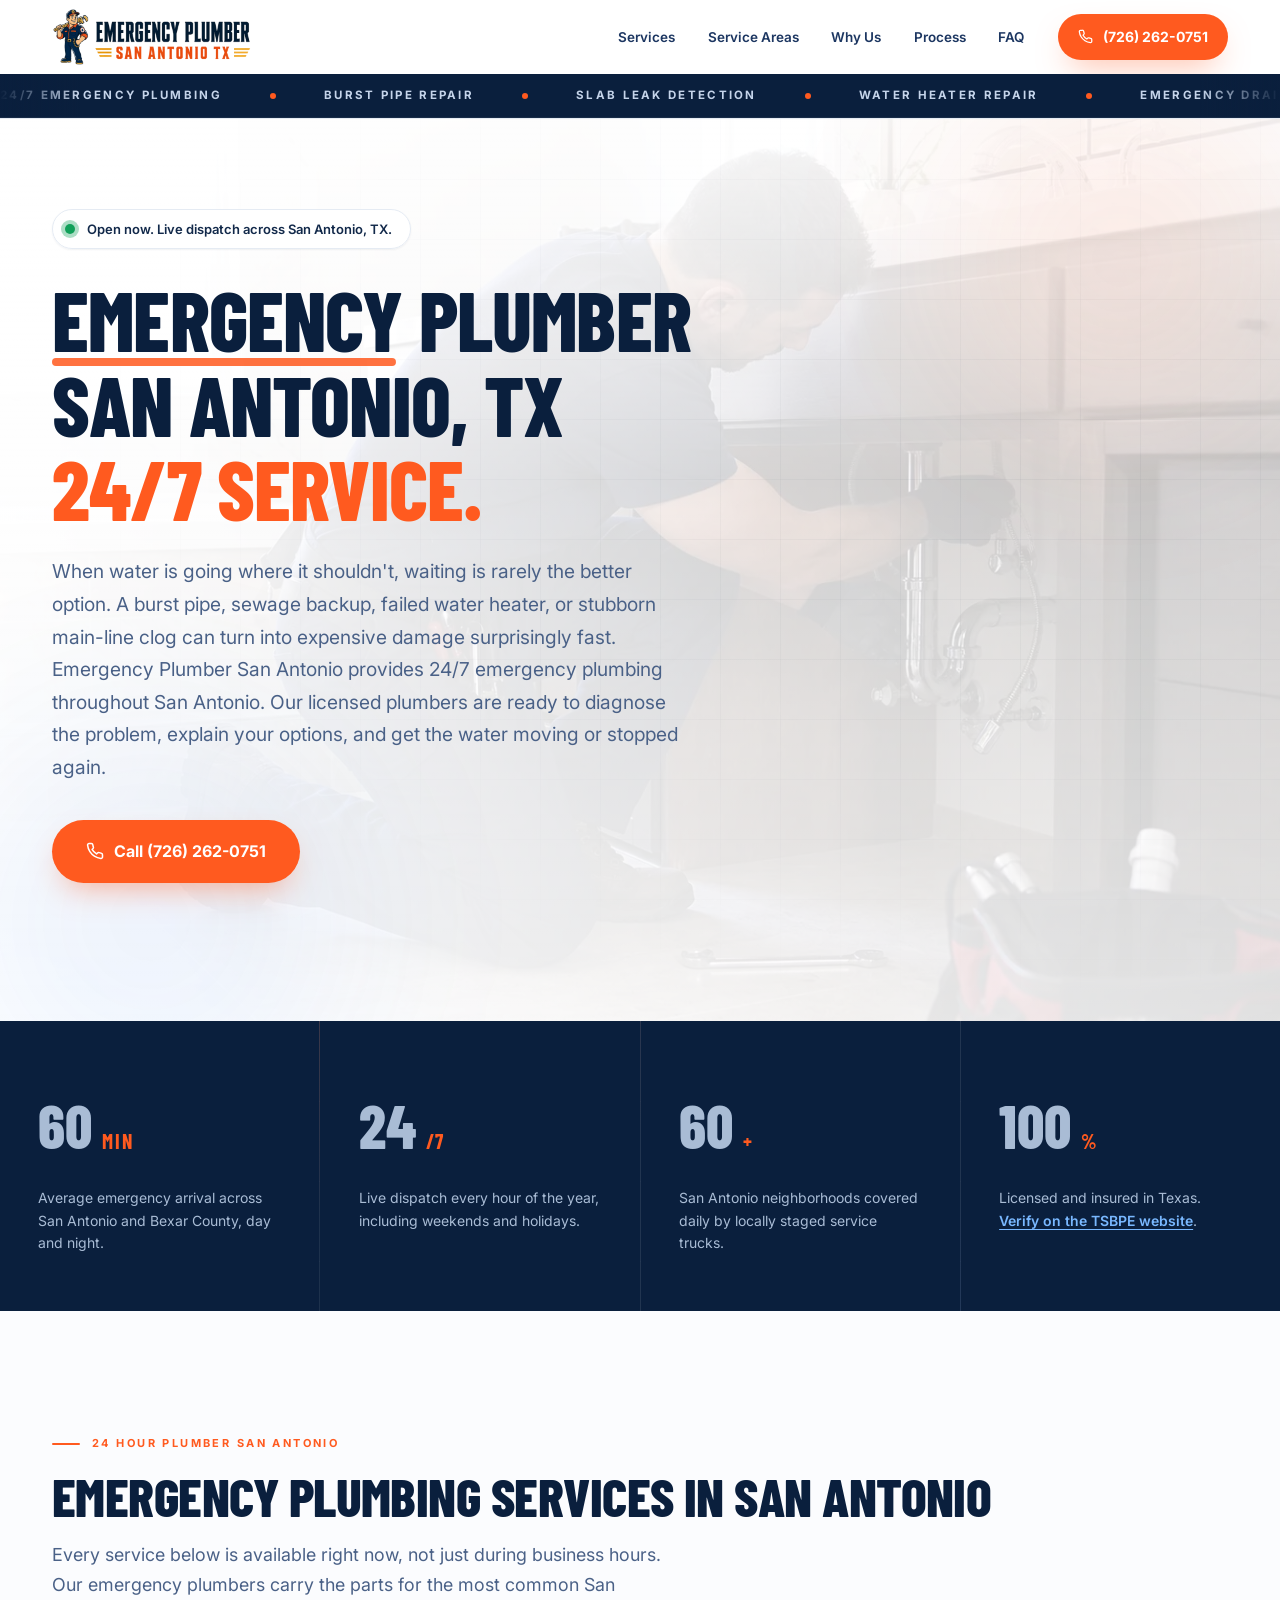
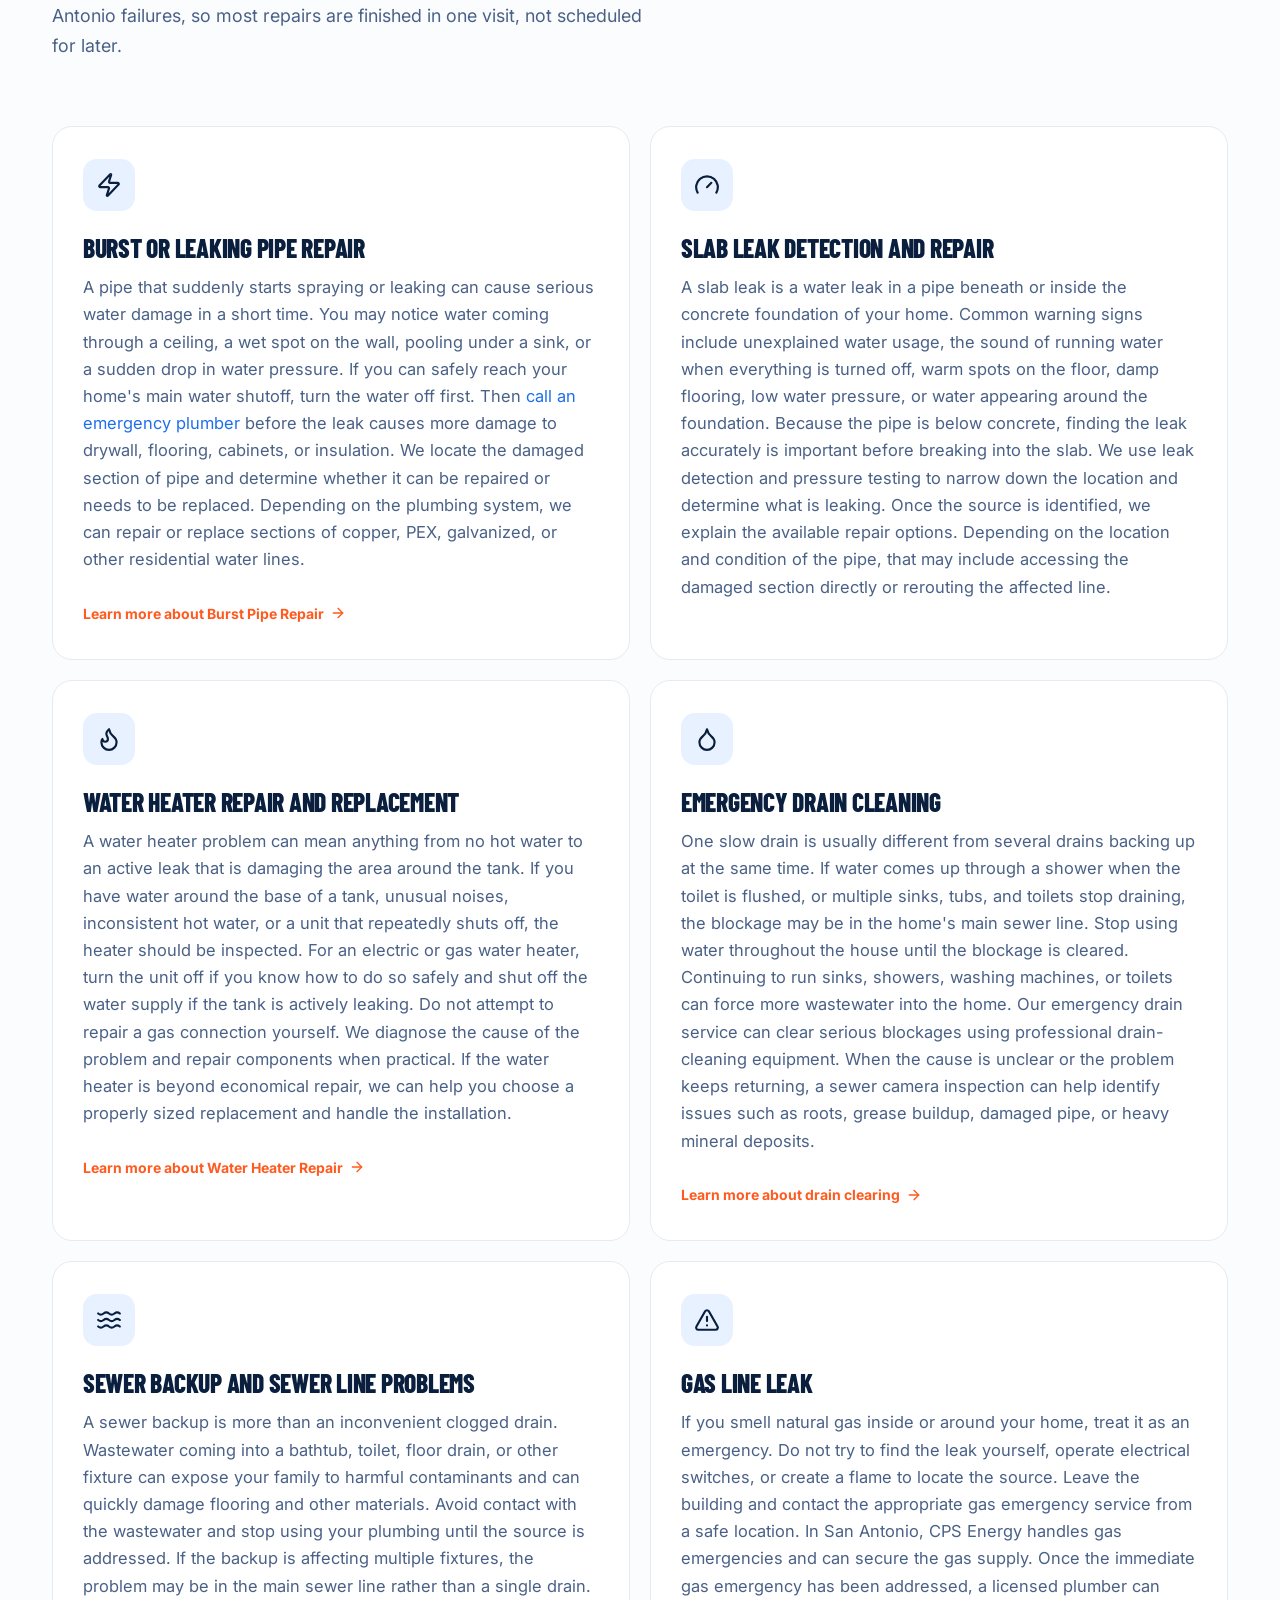
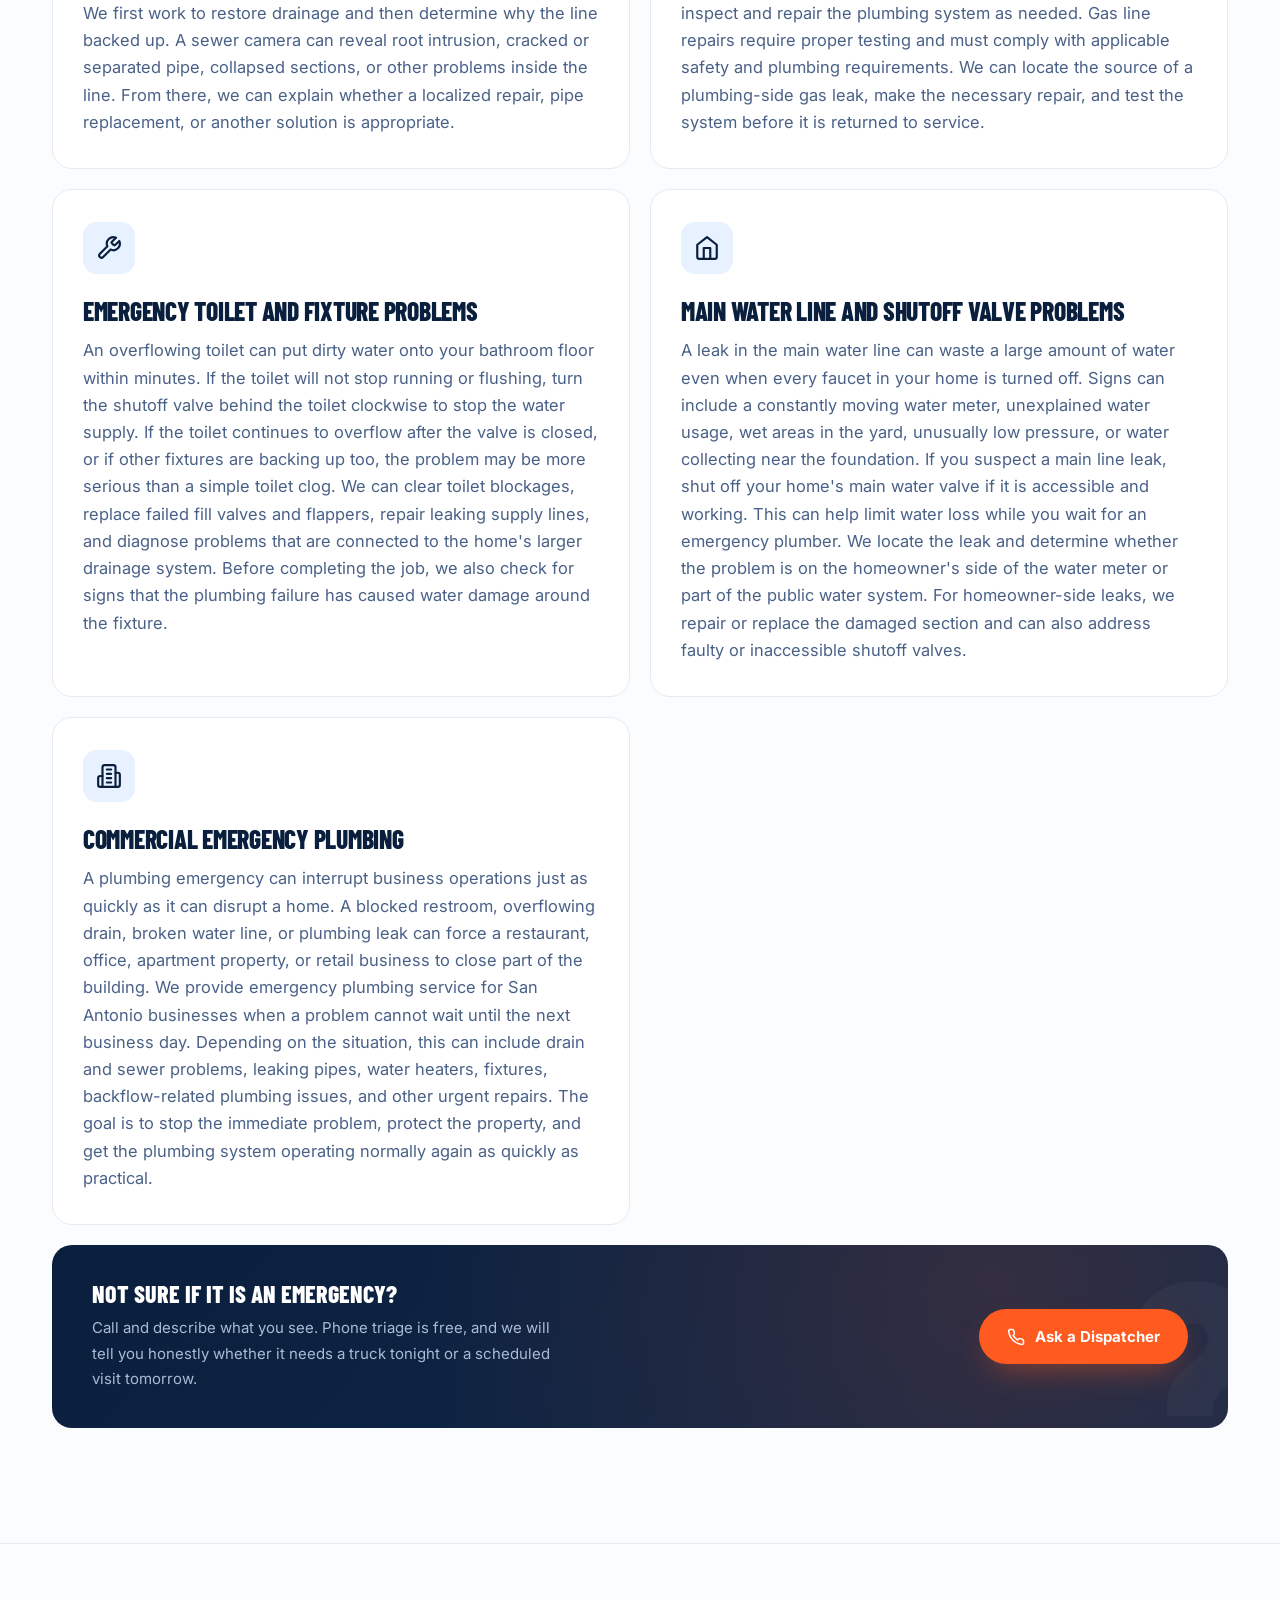
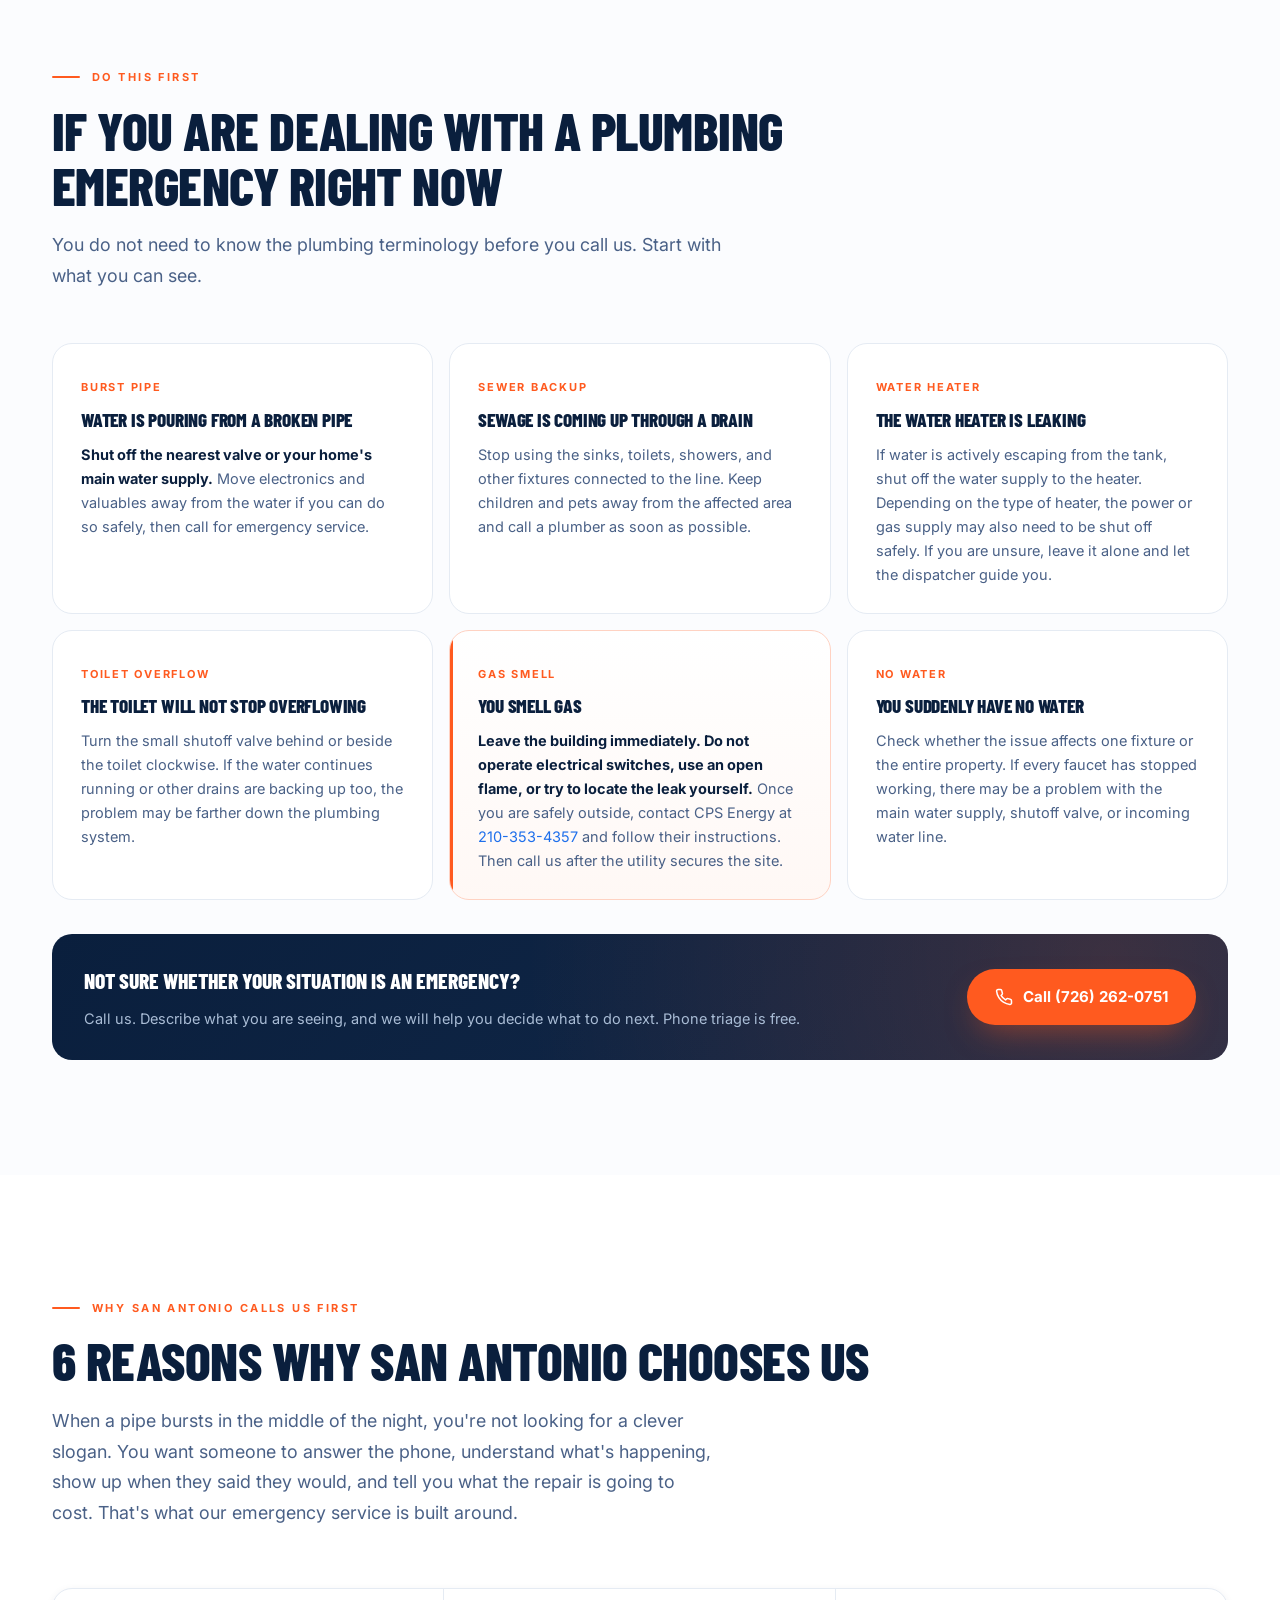
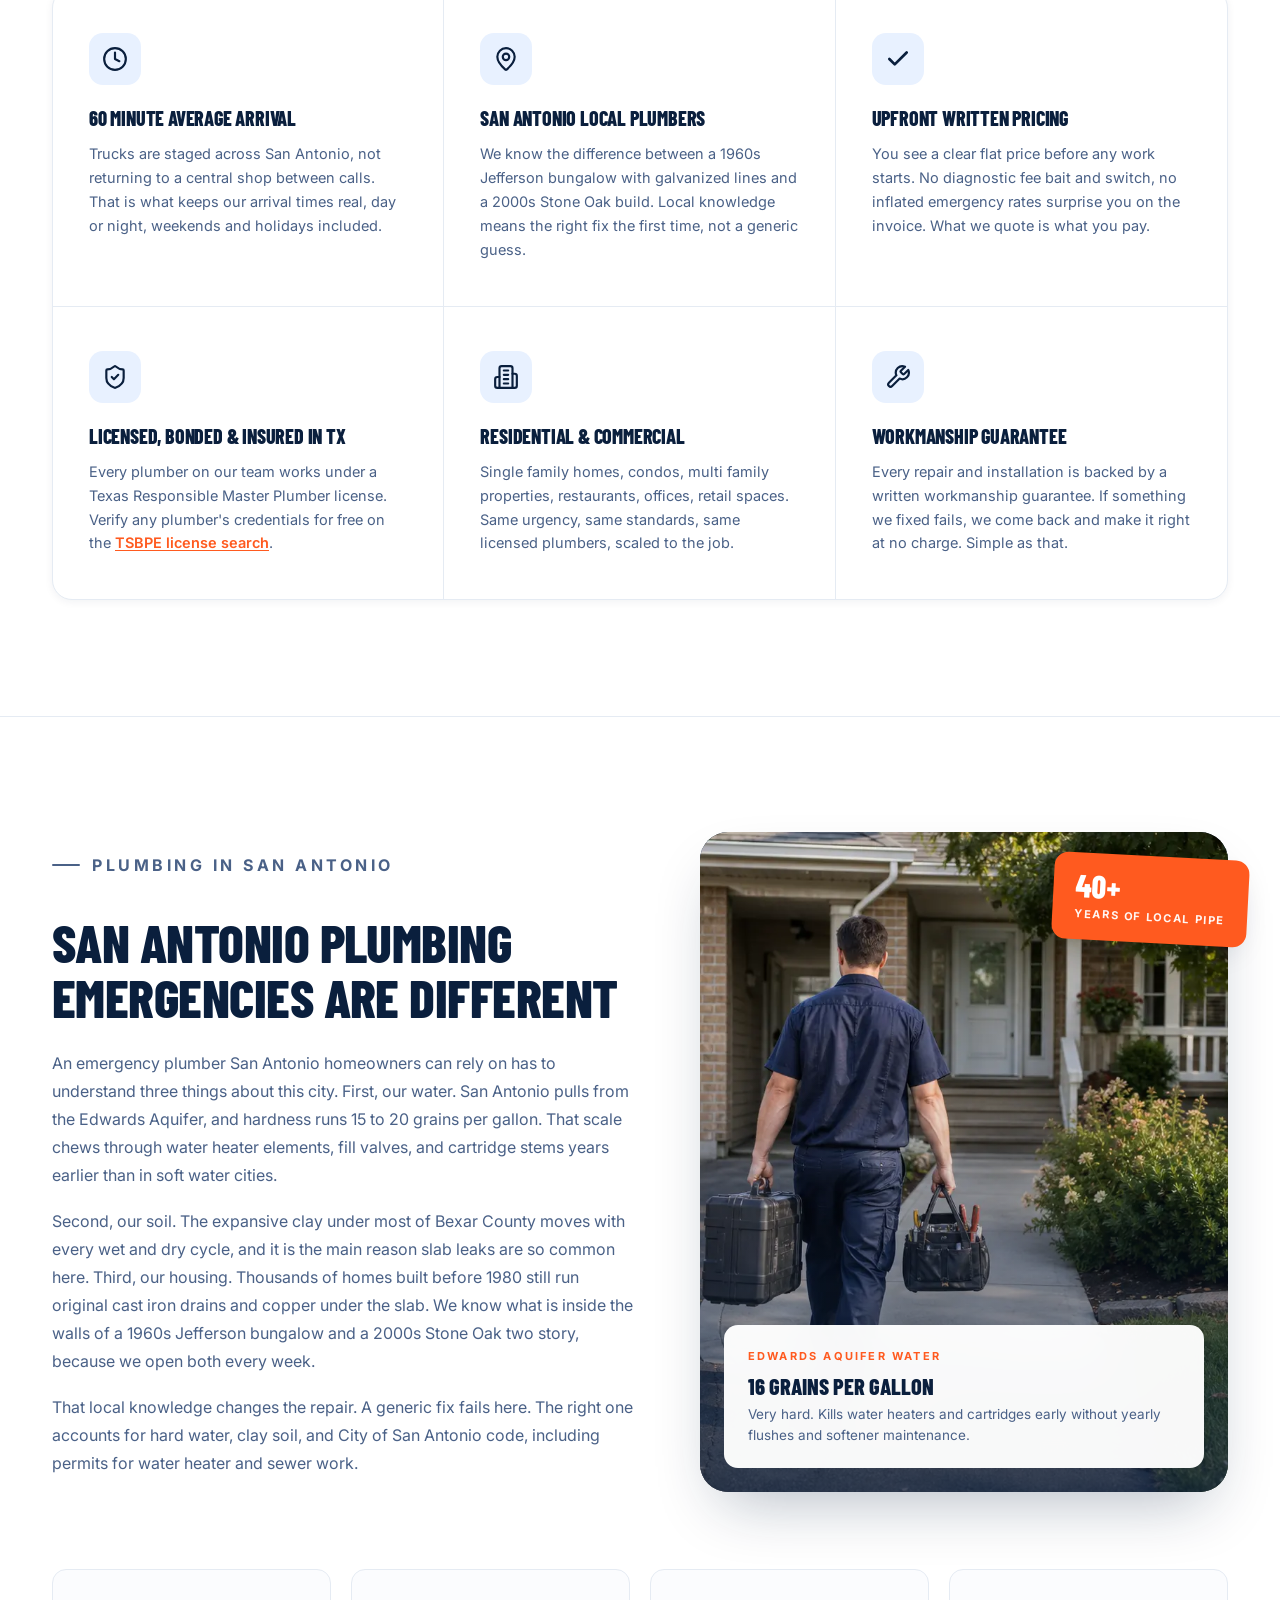
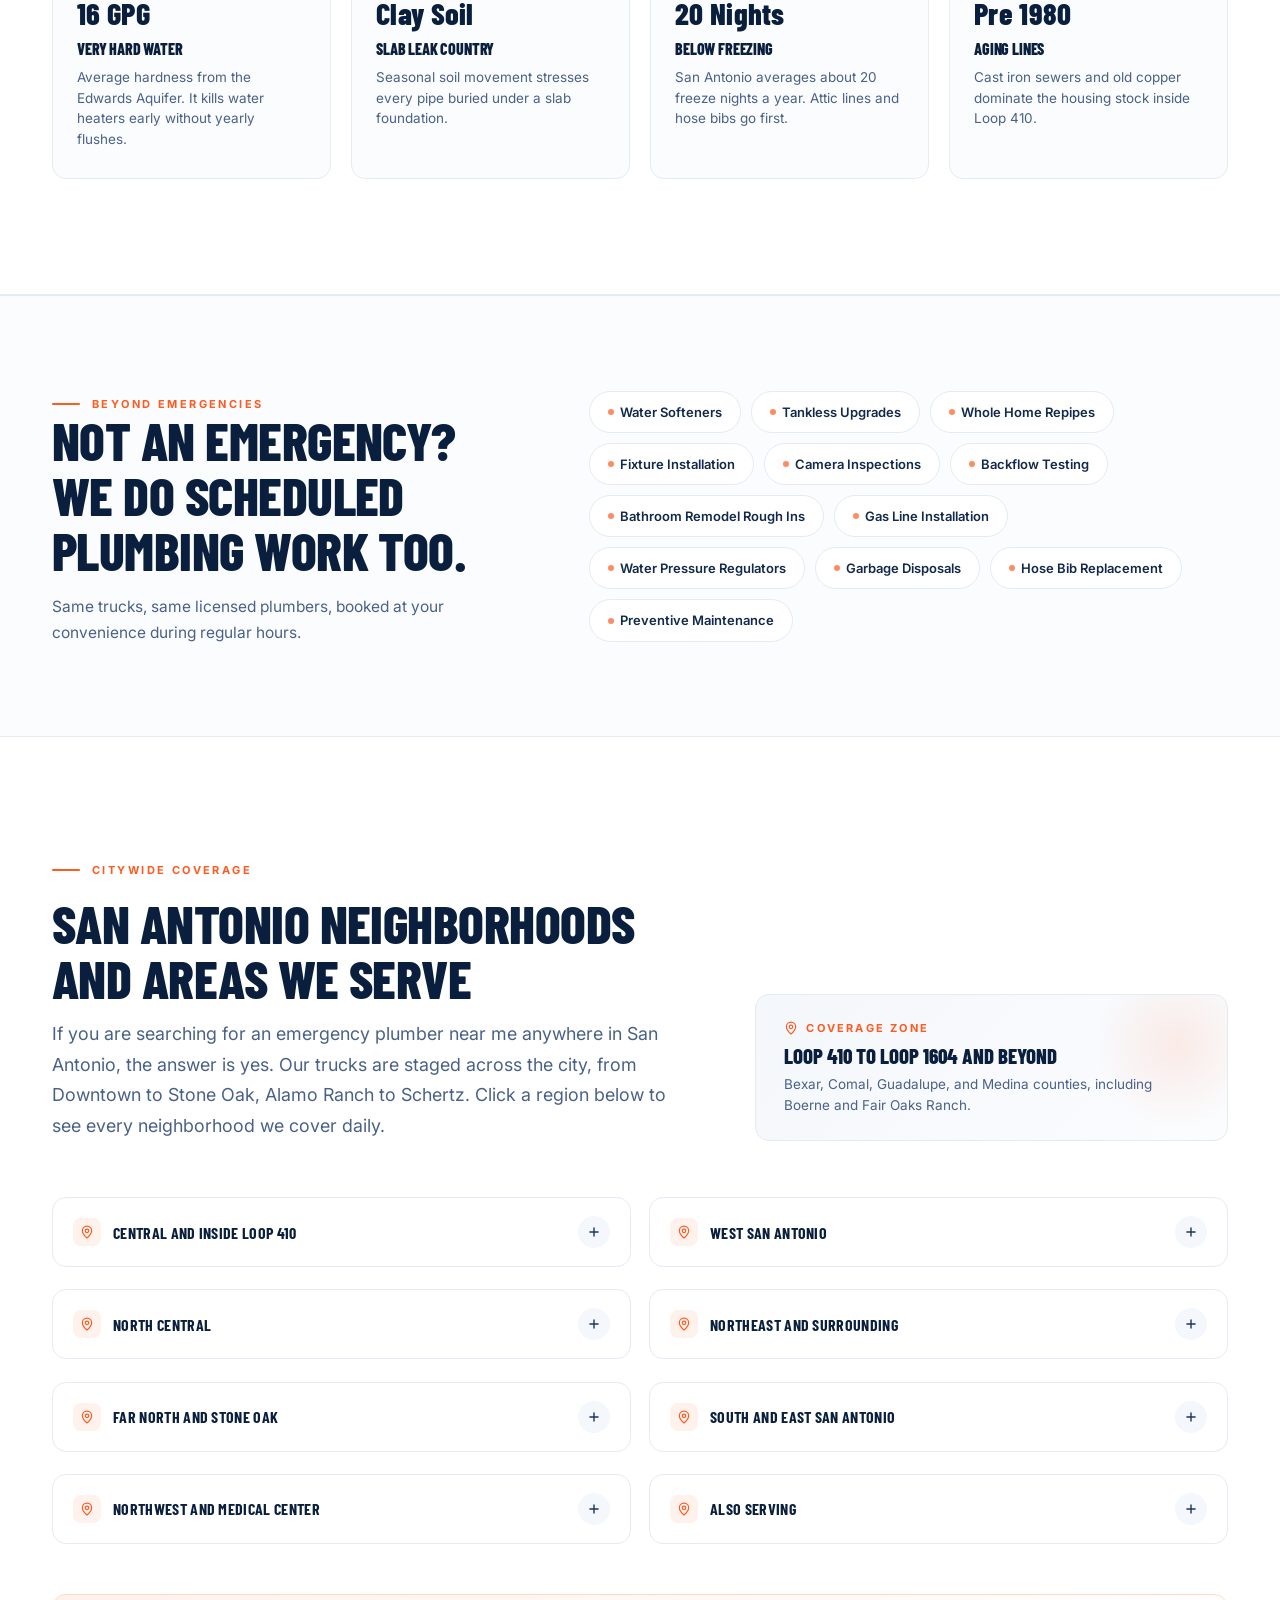
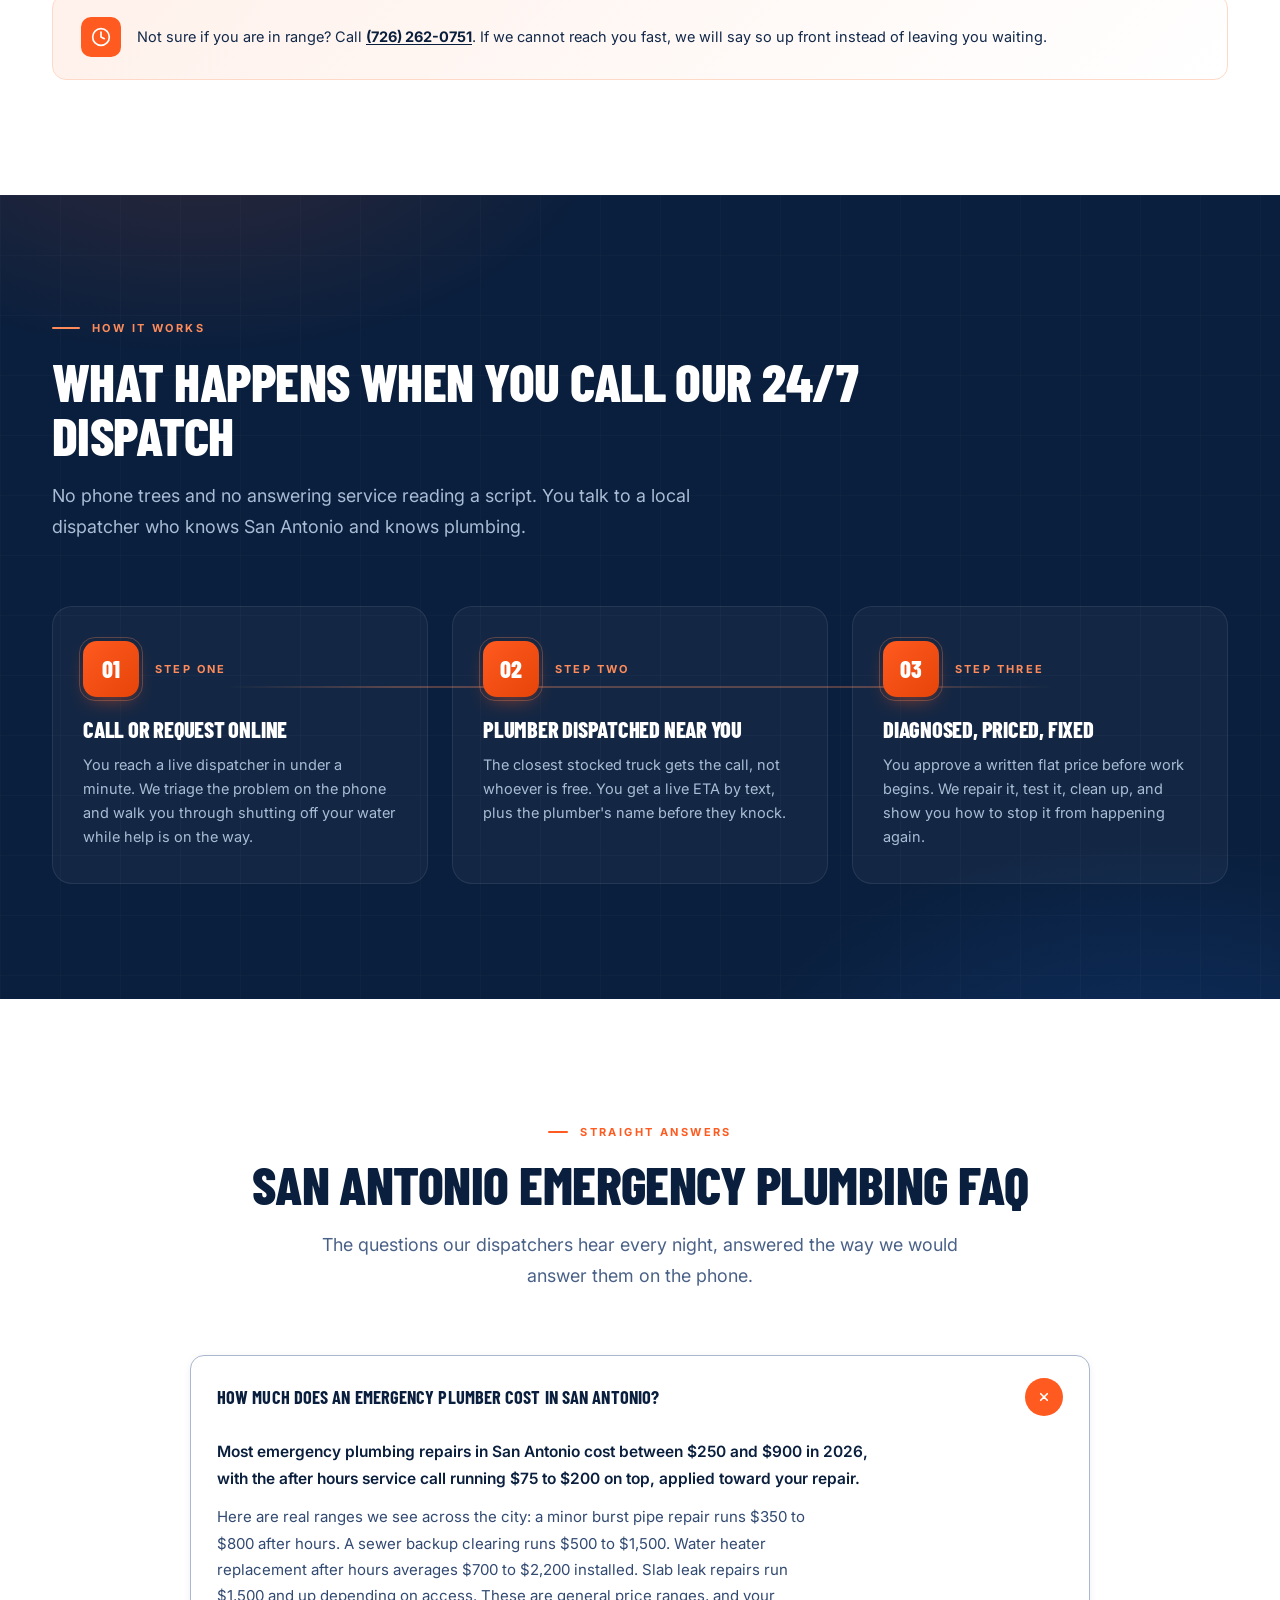
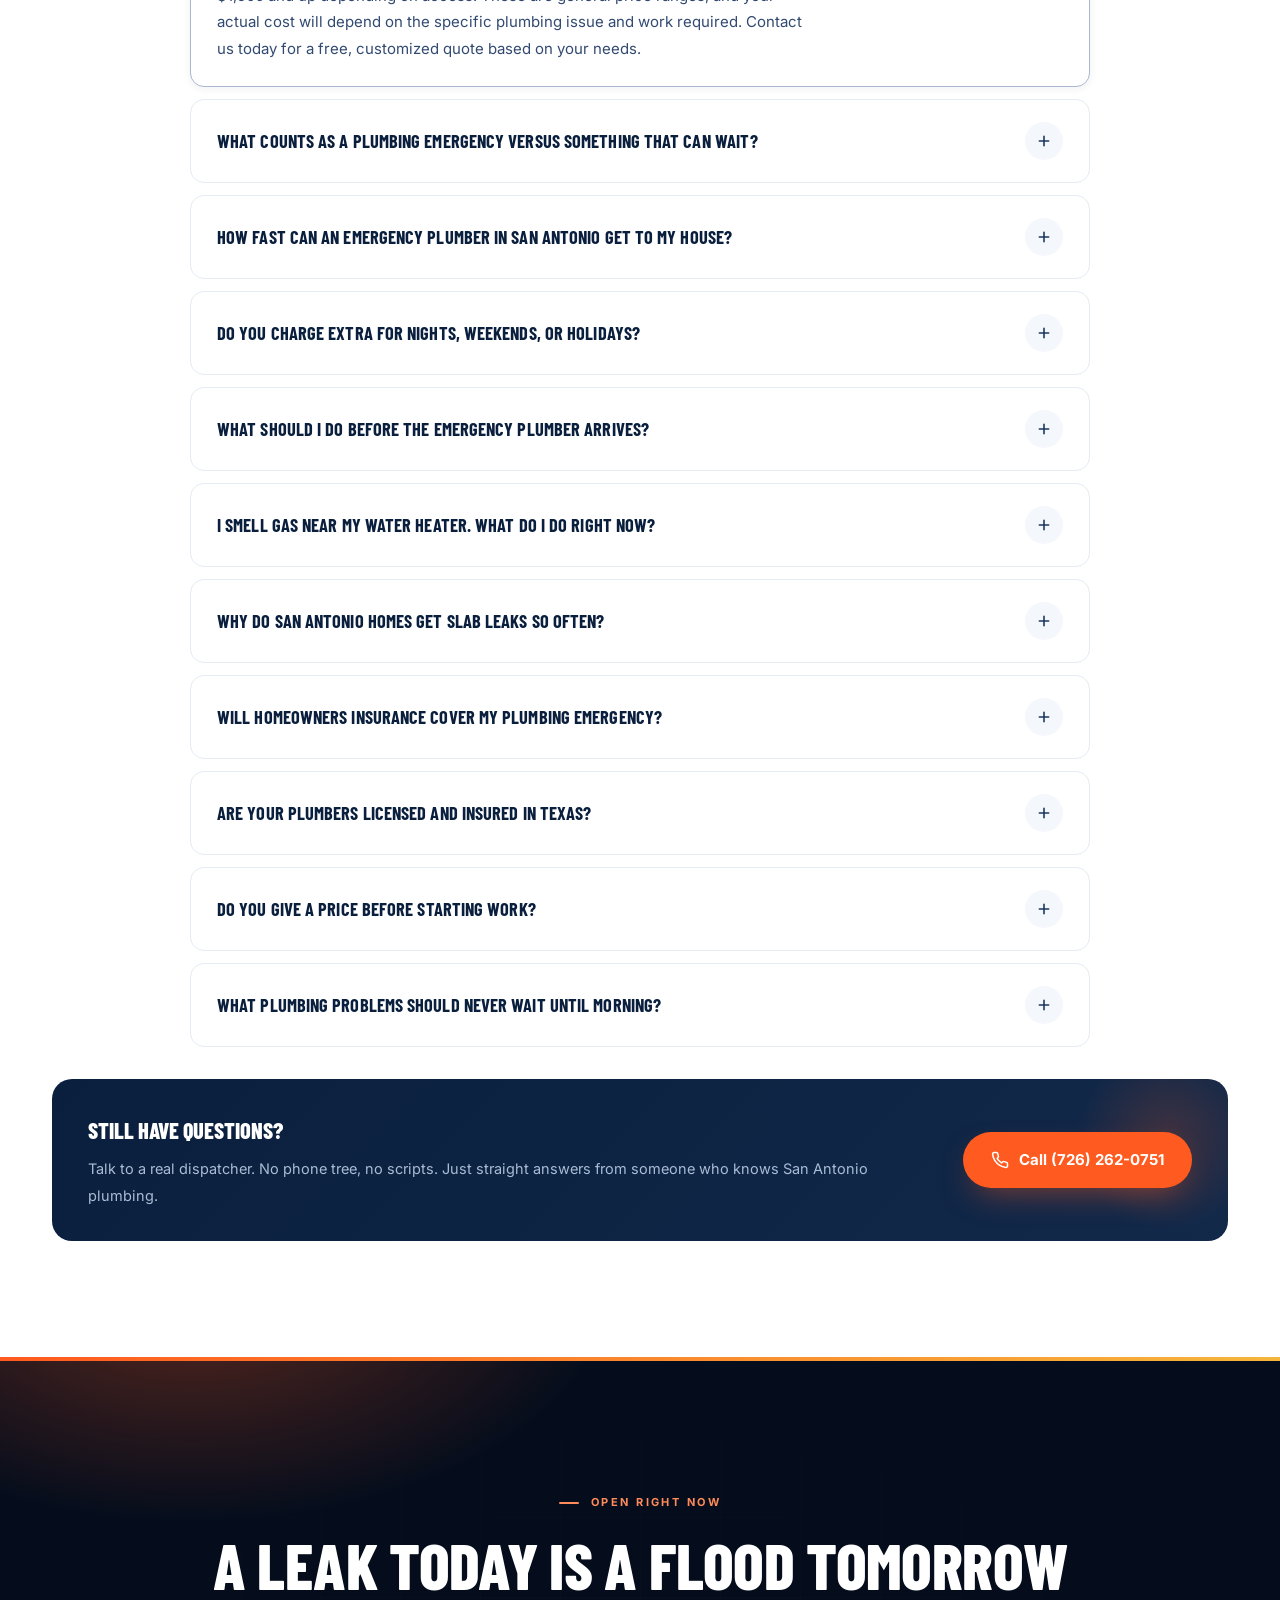
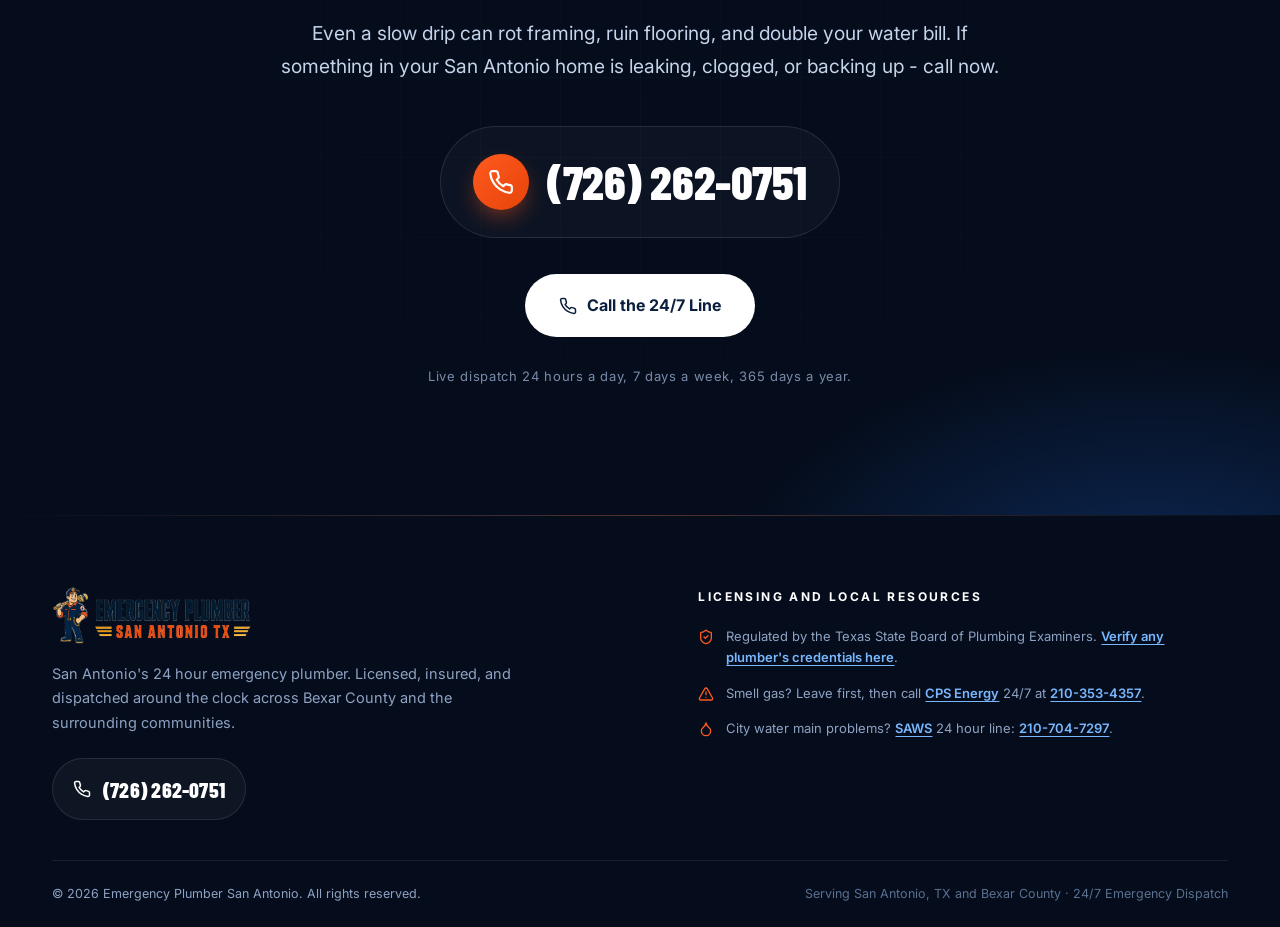
<file: index.html>
<!DOCTYPE html>
<html lang="en">
<head>
<meta charset="UTF-8">
<meta name="viewport" content="width=device-width, initial-scale=1.0">
<title>Emergency Plumber San Antonio, TX | 24/7 Service</title>
<meta name="description" content="24/7 emergency plumber in San Antonio, TX. ~60-min arrival, licensed & insured, upfront written pricing. Burst pipes, leaks, gas & more.">
<link rel="canonical" href="https://emergency-plumber-san-antonio.com/">
<meta name="robots" content="index, follow, max-image-preview:large, max-snippet:-1">
<meta name="theme-color" content="#0A1F3D">

<!-- Open Graph / Facebook -->
<meta property="og:type" content="website">
<meta property="og:locale" content="en_US">
<meta property="og:title" content="Emergency Plumber San Antonio, TX | 24/7 Service">
<meta property="og:description" content="24/7 emergency plumber in San Antonio, TX. ~60-min arrival, licensed & insured, upfront written pricing. Burst pipes, leaks, gas & more.">
<meta property="og:url" content="https://emergency-plumber-san-antonio.com/">
<meta property="og:image" content="https://emergency-plumber-san-antonio.com/assets/images/emergency-plumber-san-antonio-arriving-at-home.webp">
<meta property="og:site_name" content="Emergency Plumber San Antonio">

<!-- Twitter -->
<meta name="twitter:card" content="summary_large_image">
<meta name="twitter:title" content="Emergency Plumber San Antonio, TX | 24/7 Service">
<meta name="twitter:description" content="24/7 emergency plumber in San Antonio, TX. ~60-min arrival, licensed & insured, upfront written pricing. Burst pipes, leaks, gas & more.">
<meta name="twitter:image" content="https://emergency-plumber-san-antonio.com/assets/images/emergency-plumber-san-antonio-arriving-at-home.webp">

<!-- Favicons & Manifest -->
<link rel="icon" type="image/png" href="/assets/images/favicon-96x96.png" sizes="96x96" />
<link rel="icon" type="image/svg+xml" href="/assets/images/favicon.svg" />
<link rel="shortcut icon" href="/favicon.ico" />
<link rel="apple-touch-icon" sizes="180x180" href="/assets/images/apple-touch-icon.png" />
<meta name="apple-mobile-web-app-title" content="E Plumber" />
<link rel="manifest" href="/site.webmanifest" />

<!-- Fonts & Styles -->
<link rel="preconnect" href="https://fonts.googleapis.com">
<link rel="preconnect" href="https://fonts.gstatic.com" crossorigin>
<link href="https://fonts.googleapis.com/css2?family=Barlow+Condensed:wght@500;600;700;800;900&family=Inter:wght@400;500;600;700&display=swap" rel="stylesheet">
<link rel="stylesheet" href="/assets/css/styles.css">

<script>document.documentElement.classList.add('js')</script>
</head>
<body>
<a class="skip" href="#main">Skip to main content</a>
<div id="scrollbar" aria-hidden="true"></div>

<!-- Icon sprite -->
<svg xmlns="http://www.w3.org/2000/svg" style="display:none" aria-hidden="true">
  <symbol id="i-phone" viewBox="0 0 24 24" fill="none" stroke="currentColor" stroke-width="2" stroke-linecap="round" stroke-linejoin="round"><path d="M22 16.92v3a2 2 0 0 1-2.18 2 19.79 19.79 0 0 1-8.63-3.07 19.5 19.5 0 0 1-6-6 19.79 19.79 0 0 1-3.07-8.67A2 2 0 0 1 4.11 2h3a2 2 0 0 1 2 1.72 12.84 12.84 0 0 0 .7 2.81 2 2 0 0 1-.45 2.11L8.09 9.91a16 16 0 0 0 6 6l1.27-1.27a2 2 0 0 1 2.11-.45 12.84 12.84 0 0 0 2.81.7A2 2 0 0 1 22 16.92z"/></symbol>
  <symbol id="i-clock" viewBox="0 0 24 24" fill="none" stroke="currentColor" stroke-width="2" stroke-linecap="round" stroke-linejoin="round"><circle cx="12" cy="12" r="10"/><path d="M12 6v6l4 2"/></symbol>
  <symbol id="i-shield" viewBox="0 0 24 24" fill="none" stroke="currentColor" stroke-width="2" stroke-linecap="round" stroke-linejoin="round"><path d="M20 13c0 5-3.5 7.5-7.66 8.95a1 1 0 0 1-.67-.01C7.5 20.5 4 18 4 13V6a1 1 0 0 1 1-1c2 0 4.5-1.2 6.24-2.72a1.17 1.17 0 0 1 1.52 0C14.51 3.81 17 5 19 5a1 1 0 0 1 1 1z"/><path d="m9 12 2 2 4-4"/></symbol>
  <symbol id="i-check" viewBox="0 0 24 24" fill="none" stroke="currentColor" stroke-width="2.5" stroke-linecap="round" stroke-linejoin="round"><path d="M20 6 9 17l-5-5"/></symbol>
  <symbol id="i-pin" viewBox="0 0 24 24" fill="none" stroke="currentColor" stroke-width="2" stroke-linecap="round" stroke-linejoin="round"><path d="M20 10c0 4.993-5.539 10.193-7.399 11.799a1 1 0 0 1-1.202 0C9.539 20.193 4 14.993 4 10a8 8 0 0 1 16 0"/><circle cx="12" cy="10" r="3"/></symbol>
  <symbol id="i-drop" viewBox="0 0 24 24" fill="none" stroke="currentColor" stroke-width="2" stroke-linecap="round" stroke-linejoin="round"><path d="M12 22a7 7 0 0 0 7-7c0-2-1-3.9-3-5.5s-3.5-4-4-6.5c-.5 2.5-2 4.9-4 6.5C6 11.1 5 13 5 15a7 7 0 0 0 7 7z"/></symbol>
  <symbol id="i-wrench" viewBox="0 0 24 24" fill="none" stroke="currentColor" stroke-width="2" stroke-linecap="round" stroke-linejoin="round"><path d="M14.7 6.3a1 1 0 0 0 0 1.4l1.6 1.6a1 1 0 0 0 1.4 0l3.77-3.77a6 6 0 0 1-7.94 7.94l-6.91 6.91a2.12 2.12 0 0 1-3-3l6.91-6.91a6 6 0 0 1 7.94-7.94l-3.76 3.76z"/></symbol>
  <symbol id="i-flame" viewBox="0 0 24 24" fill="none" stroke="currentColor" stroke-width="2" stroke-linecap="round" stroke-linejoin="round"><path d="M8.5 14.5A2.5 2.5 0 0 0 11 12c0-1.38-.5-2-1-3-1.072-2.143-.224-4.054 2-6 .5 2.5 2 4.9 4 6.5 2 1.6 3 3.5 3 5.5a7 7 0 1 1-14 0c0-1.153.433-2.294 1-3a2.5 2.5 0 0 0 2.5 2.5z"/></symbol>
  <symbol id="i-zap" viewBox="0 0 24 24" fill="none" stroke="currentColor" stroke-width="2" stroke-linecap="round" stroke-linejoin="round"><path d="M4 14a1 1 0 0 1-.78-1.63l9.9-10.2a.5.5 0 0 1 .86.46l-1.92 6.02A1 1 0 0 0 13 10h7a1 1 0 0 1 .78 1.63l-9.9 10.2a.5.5 0 0 1-.86-.46l1.92-6.02A1 1 0 0 0 11 14z"/></symbol>
  <symbol id="i-gauge" viewBox="0 0 24 24" fill="none" stroke="currentColor" stroke-width="2" stroke-linecap="round" stroke-linejoin="round"><path d="m12 14 4-4"/><path d="M3.34 19a10 10 0 1 1 17.32 0"/></symbol>
  <symbol id="i-waves" viewBox="0 0 24 24" fill="none" stroke="currentColor" stroke-width="2" stroke-linecap="round" stroke-linejoin="round"><path d="M2 6c.6.5 1.2 1 2.5 1 2.5 0 2.5-2 5-2 2.6 0 2.4 2 5 2 2.5 0 2.5-2 5-2 1.3 0 1.9.5 2.5 1"/><path d="M2 12c.6.5 1.2 1 2.5 1 2.5 0 2.5-2 5-2 2.6 0 2.4 2 5 2 2.5 0 2.5-2 5-2 1.3 0 1.9.5 2.5 1"/><path d="M2 18c.6.5 1.2 1 2.5 1 2.5 0 2.5-2 5-2 2.6 0 2.4 2 5 2 2.5 0 2.5-2 5-2 1.3 0 1.9.5 2.5 1"/></symbol>
  <symbol id="i-home" viewBox="0 0 24 24" fill="none" stroke="currentColor" stroke-width="2" stroke-linecap="round" stroke-linejoin="round"><path d="m3 9 9-7 9 7v11a2 2 0 0 1-2 2H5a2 2 0 0 1-2-2z"/><path d="M9 22V12h6v10"/></symbol>
  <symbol id="i-building" viewBox="0 0 24 24" fill="none" stroke="currentColor" stroke-width="2" stroke-linecap="round" stroke-linejoin="round"><path d="M6 22V4a2 2 0 0 1 2-2h8a2 2 0 0 1 2 2v18Z"/><path d="M6 12H4a2 2 0 0 0-2 2v6a2 2 0 0 0 2 2h2"/><path d="M18 9h2a2 2 0 0 1 2 2v9a2 2 0 0 1-2 2h-2"/><path d="M10 6h4"/><path d="M10 10h4"/><path d="M10 14h4"/><path d="M10 18h4"/></symbol>
  <symbol id="i-star" viewBox="0 0 24 24"><path d="M11.525 2.295a.53.53 0 0 1 .95 0l2.31 4.679a2.123 2.123 0 0 0 1.595 1.16l5.166.756a.53.53 0 0 1 .294.904l-3.736 3.638a2.123 2.123 0 0 0-.611 1.878l.882 5.14a.53.53 0 0 1-.771.56l-4.618-2.428a2.122 2.122 0 0 0-1.973 0L6.396 21.01a.53.53 0 0 1-.77-.56l.881-5.139a2.122 2.122 0 0 0-.611-1.879L2.16 9.795a.53.53 0 0 1 .294-.906l5.165-.755a2.122 2.122 0 0 0 1.597-1.16z"/></symbol>
  <symbol id="i-menu" viewBox="0 0 24 24" fill="none" stroke="currentColor" stroke-width="2.2" stroke-linecap="round"><path d="M4 6h16M4 12h16M4 18h16"/></symbol>
  <symbol id="i-x" viewBox="0 0 24 24" fill="none" stroke="currentColor" stroke-width="2.2" stroke-linecap="round"><path d="M18 6 6 18"/><path d="m6 6 12 12"/></symbol>
  <symbol id="i-arrow" viewBox="0 0 24 24" fill="none" stroke="currentColor" stroke-width="2" stroke-linecap="round" stroke-linejoin="round"><path d="M5 12h14"/><path d="m12 5 7 7-7 7"/></symbol>
  <symbol id="i-chev" viewBox="0 0 24 24" fill="none" stroke="currentColor" stroke-width="2.4" stroke-linecap="round" stroke-linejoin="round"><path d="m6 9 6 6 6-6"/></symbol>
  <symbol id="i-alert" viewBox="0 0 24 24" fill="none" stroke="currentColor" stroke-width="2" stroke-linecap="round" stroke-linejoin="round"><path d="m21.73 18-8-14a2 2 0 0 0-3.48 0l-8 14A2 2 0 0 0 4 21h16a2 2 0 0 0 1.73-3Z"/><path d="M12 9v4"/><path d="M12 17h.01"/></symbol>
  <symbol id="i-plus" viewBox="0 0 24 24" fill="none" stroke="currentColor" stroke-width="2.4" stroke-linecap="round"><path d="M12 5v14M5 12h14"/></symbol>
  <symbol id="i-mail" viewBox="0 0 24 24" fill="none" stroke="currentColor" stroke-width="2" stroke-linecap="round" stroke-linejoin="round"><rect x="2" y="4" width="20" height="16" rx="2"/><path d="m22 7-8.97 5.7a1.94 1.94 0 0 1-2.06 0L2 7"/></symbol>
  <symbol id="i-quote" viewBox="0 0 24 24" fill="currentColor"><path d="M4.583 17.321C3.553 16.227 3 15 3 13.011c0-3.5 2.457-6.637 6.03-8.188l.893 1.378c-3.335 1.804-3.987 4.145-4.247 5.621.537-.278 1.24-.375 1.929-.311 1.804.167 3.226 1.648 3.226 3.489a3.5 3.5 0 0 1-3.5 3.5c-1.073 0-2.099-.49-2.748-1.179zm10 0C13.553 16.227 13 15 13 13.011c0-3.5 2.457-6.637 6.03-8.188l.893 1.378c-3.335 1.804-3.987 4.145-4.247 5.621.537-.278 1.24-.375 1.929-.311 1.804.167 3.226 1.648 3.226 3.489a3.5 3.5 0 0 1-3.5 3.5c-1.073 0-2.099-.49-2.748-1.179z"/></symbol>
</svg>

<!-- ============ HEADER ============ -->
<header class="site-head" id="siteHead">
  <div class="container nav-inner">
    <a class="logo" href="#top" aria-label="Emergency Plumber San Antonio, back to top">
      <img src="/assets/images/logo.webp" alt="Emergency Plumber San Antonio Logo" width="1280" height="362" class="logo-img">
    </a>
    <button class="burger" id="burger" aria-expanded="false" aria-controls="navList" aria-label="Open menu">
      <svg class="ic-menu" aria-hidden="true"><use href="#i-menu"/></svg>
      <svg class="ic-x" aria-hidden="true"><use href="#i-x"/></svg>
    </button>
    <nav class="main-nav" aria-label="Primary">
      <ul id="navList">
        <li><a href="#services">Services</a></li>
        <li><a href="#areas">Service Areas</a></li>
        <li><a href="#why-us">Why Us</a></li>
        <li><a href="#process">Process</a></li>
        <li><a href="#faq">FAQ</a></li>
      </ul>
    </nav>
    <a class="head-call" href="tel:+17262620751">
      <svg aria-hidden="true"><use href="#i-phone"/></svg>
      (726) 262-0751
    </a>
  </div>

  <!-- Marquee ticker -->
  <div class="ticker" aria-hidden="true">
    <div class="ticker-track">
      <div class="ticker-set">
        <span class="ticker-item">24/7 Emergency Plumbing</span>
        <span class="ticker-item">Burst Pipe Repair</span>
        <span class="ticker-item">Slab Leak Detection</span>
        <span class="ticker-item">Water Heater Repair</span>
        <span class="ticker-item">Emergency Drain Cleaning</span>
        <span class="ticker-item">Sewer Line Repair</span>
        <span class="ticker-item">Gas Leak Repair</span>
        <span class="ticker-item">Toilet Overflow Repair</span>
        <span class="ticker-item">Water Line Repair</span>
        <span class="ticker-item">Frozen Pipe Thawing</span>
        <span class="ticker-item">60 Minute Arrival</span>
        <span class="ticker-item">Licensed and Insured</span>
      </div>
      <div class="ticker-set" aria-hidden="true">
        <span class="ticker-item">24/7 Emergency Plumbing</span>
        <span class="ticker-item">Burst Pipe Repair</span>
        <span class="ticker-item">Slab Leak Detection</span>
        <span class="ticker-item">Water Heater Repair</span>
        <span class="ticker-item">Emergency Drain Cleaning</span>
        <span class="ticker-item">Sewer Line Repair</span>
        <span class="ticker-item">Gas Leak Repair</span>
        <span class="ticker-item">Toilet Overflow Repair</span>
        <span class="ticker-item">Water Line Repair</span>
        <span class="ticker-item">Frozen Pipe Thawing</span>
        <span class="ticker-item">60 Minute Arrival</span>
        <span class="ticker-item">Licensed and Insured</span>
      </div>
    </div>
  </div>
</header>

<main id="main">

<!-- ============ HERO ============ -->
<section class="hero" id="top">
  <div class="hero-bg" id="heroBg" style="background-image:url('/assets/images/emergency-plumber-connecting-sink-drain-water-supply-lines-beneath-a-residential-bathroom-vanity-in-san-antonio.webp')"></div>
  <div class="hero-blob-1" aria-hidden="true"></div>
  <div class="hero-blob-2" aria-hidden="true"></div>

  <div class="container hero-inner">
    <div class="hero-copy">
      <span class="hero-status">
        <span class="status-dot" aria-hidden="true"></span>
        Open now. Live dispatch across San Antonio, TX.
      </span>
      <h1>
        <span class="underline">Emergency</span> Plumber<br>
        San Antonio, TX<br>
        <span class="highlight">24/7 Service.</span>
      </h1>
      <p class="hero-lead">When water is going where it shouldn't, waiting is rarely the better option. A burst pipe, sewage backup, failed water heater, or stubborn main-line clog can turn into expensive damage surprisingly fast. Emergency Plumber San Antonio provides 24/7 emergency plumbing throughout San Antonio. Our licensed plumbers are ready to diagnose the problem, explain your options, and get the water moving or stopped again.</p>

      <div class="hero-cta" id="heroCta">
        <a class="btn btn-accent btn-lg" href="tel:+17262620751">
          <svg aria-hidden="true"><use href="#i-phone"/></svg>
          Call (726) 262-0751
        </a>
      </div>
    </div>

  </div>
</section>

<!-- ============ STATS RIBBON ============ -->
<section class="stats" aria-label="Company highlights">
<div class="stats-grid">
  <div class="stat">
    <p class="stat-num"><span data-count="60">60</span><span class="unit">MIN</span></p>
    <p>Average emergency arrival across San Antonio and Bexar County, day and night.</p>
  </div>
  <div class="stat">
    <p class="stat-num"><span>24</span><span class="unit">/7</span></p>
    <p>Live dispatch every hour of the year, including weekends and holidays.</p>
  </div>
  <div class="stat">
    <p class="stat-num"><span data-count="60">60</span><span class="unit">+</span></p>
    <p>San Antonio neighborhoods covered daily by locally staged service trucks.</p>
  </div>
  <div class="stat">
    <p class="stat-num"><span data-count="100">100</span><span class="unit">%</span></p>
    <p>Licensed and insured in Texas. <a href="https://tsbpe.texas.gov/find-a-licenseregistration/" target="_blank" rel="noopener">Verify on the TSBPE website</a>.</p>
  </div>
</div>
</section>




<!-- ============ SERVICES ============ -->
<section class="sec services" id="services">
  <div class="container">
    <div class="services-head reveal">
      <div>
        <p class="eyebrow">24 Hour Plumber San Antonio</p>
        <h2 style="margin-top:16px">Emergency Plumbing Services in San Antonio</h2>
        <p class="lead">Every service below is available right now, not just during business hours. Our emergency plumbers carry the parts for the most common San Antonio failures, so most repairs are finished in one visit, not scheduled for later.</p>
      </div>
      <!-- <div class="services-head-cta">
        <a href="#contact">See all services <svg aria-hidden="true"><use href="#i-arrow"/></svg></a>
      </div> -->
    </div>

    <div class="svc-grid">
      <article class="svc-card reveal">
        <div class="svc-ic"><svg aria-hidden="true"><use href="#i-zap"/></svg></div>
        <h3>Burst or Leaking Pipe Repair</h3>
        <p>A pipe that suddenly starts spraying or leaking can cause serious water damage in a short time. You may notice water coming through a ceiling, a wet spot on the wall, pooling under a sink, or a sudden drop in water pressure.

If you can safely reach your home's main water shutoff, turn the water off first. Then <a href="tel:+17262620751">call an emergency plumber</a> before the leak causes more damage to drywall, flooring, cabinets, or insulation.

We locate the damaged section of pipe and determine whether it can be repaired or needs to be replaced. Depending on the plumbing system, we can repair or replace sections of copper, PEX, galvanized, or other residential water lines.</p>

<a href="/burst-pipe-repair-in-san-antonio/" class="svc-card-link">
          Learn more about Burst Pipe Repair 
          <svg aria-hidden="true"><use href="#i-arrow"/></svg>
        </a>

</article>

      <article class="svc-card reveal" style="--d:.05s">
        <div class="svc-ic"><svg aria-hidden="true"><use href="#i-gauge"/></svg></div>
        <h3>Slab Leak Detection and Repair</h3>
        <p>A slab leak is a water leak in a pipe beneath or inside the concrete foundation of your home. Common warning signs include unexplained water usage, the sound of running water when everything is turned off, warm spots on the floor, damp flooring, low water pressure, or water appearing around the foundation.

Because the pipe is below concrete, finding the leak accurately is important before breaking into the slab. We use leak detection and pressure testing to narrow down the location and determine what is leaking.

Once the source is identified, we explain the available repair options. Depending on the location and condition of the pipe, that may include accessing the damaged section directly or rerouting the affected line.</p>
      </article>

      <article class="svc-card reveal" style="--d:.1s">
        <div class="svc-ic"><svg aria-hidden="true"><use href="#i-flame"/></svg></div>
        <h3>Water Heater Repair and Replacement</h3>
        <p>A water heater problem can mean anything from no hot water to an active leak that is damaging the area around the tank. If you have water around the base of a tank, unusual noises, inconsistent hot water, or a unit that repeatedly shuts off, the heater should be inspected.

For an electric or gas water heater, turn the unit off if you know how to do so safely and shut off the water supply if the tank is actively leaking. Do not attempt to repair a gas connection yourself.

We diagnose the cause of the problem and repair components when practical. If the water heater is beyond economical repair, we can help you choose a properly sized replacement and handle the installation.</p>

<a href="/water-heater-repair-san-antonio/" class="svc-card-link">
          Learn more about Water Heater Repair 
          <svg aria-hidden="true"><use href="#i-arrow"/></svg>
        </a>
      </article>

      <article class="svc-card reveal">
        <div class="svc-ic"><svg aria-hidden="true"><use href="#i-drop"/></svg></div>
        <h3>Emergency Drain Cleaning</h3>
        <p>One slow drain is usually different from several drains backing up at the same time. If water comes up through a shower when the toilet is flushed, or multiple sinks, tubs, and toilets stop draining, the blockage may be in the home's main sewer line.

Stop using water throughout the house until the blockage is cleared. Continuing to run sinks, showers, washing machines, or toilets can force more wastewater into the home.

Our emergency drain service can clear serious blockages using professional drain-cleaning equipment. When the cause is unclear or the problem keeps returning, a sewer camera inspection can help identify issues such as roots, grease buildup, damaged pipe, or heavy mineral deposits.</p>
 <a href="/emergency-drain-cleaning-san-antonio/" class="svc-card-link">
          Learn more about drain clearing 
          <svg aria-hidden="true"><use href="#i-arrow"/></svg>
        </a>
      </article>

      <article class="svc-card reveal" style="--d:.05s">
        <div class="svc-ic"><svg aria-hidden="true"><use href="#i-waves"/></svg></div>
        <h3>Sewer Backup and Sewer Line Problems</h3>
        <p>A sewer backup is more than an inconvenient clogged drain. Wastewater coming into a bathtub, toilet, floor drain, or other fixture can expose your family to harmful contaminants and can quickly damage flooring and other materials.

Avoid contact with the wastewater and stop using your plumbing until the source is addressed. If the backup is affecting multiple fixtures, the problem may be in the main sewer line rather than a single drain.

We first work to restore drainage and then determine why the line backed up. A sewer camera can reveal root intrusion, cracked or separated pipe, collapsed sections, or other problems inside the line. From there, we can explain whether a localized repair, pipe replacement, or another solution is appropriate.</p>
      </article>

      <article class="svc-card reveal" style="--d:.1s">
        <div class="svc-ic"><svg aria-hidden="true"><use href="#i-alert"/></svg></div>
        <h3>Gas Line Leak</h3>
        <p>If you smell natural gas inside or around your home, treat it as an emergency. Do not try to find the leak yourself, operate electrical switches, or create a flame to locate the source.

Leave the building and contact the appropriate gas emergency service from a safe location. In San Antonio, CPS Energy handles gas emergencies and can secure the gas supply. Once the immediate gas emergency has been addressed, a licensed plumber can inspect and repair the plumbing system as needed.

Gas line repairs require proper testing and must comply with applicable safety and plumbing requirements. We can locate the source of a plumbing-side gas leak, make the necessary repair, and test the system before it is returned to service.</p>
      </article>

      <article class="svc-card reveal">
        <div class="svc-ic"><svg aria-hidden="true"><use href="#i-wrench"/></svg></div>
        <h3>Emergency Toilet and Fixture Problems</h3>
        <p>An overflowing toilet can put dirty water onto your bathroom floor within minutes. If the toilet will not stop running or flushing, turn the shutoff valve behind the toilet clockwise to stop the water supply.

If the toilet continues to overflow after the valve is closed, or if other fixtures are backing up too, the problem may be more serious than a simple toilet clog.

We can clear toilet blockages, replace failed fill valves and flappers, repair leaking supply lines, and diagnose problems that are connected to the home's larger drainage system. Before completing the job, we also check for signs that the plumbing failure has caused water damage around the fixture.</p>
      </article>

      <article class="svc-card reveal" style="--d:.05s">
        <div class="svc-ic"><svg aria-hidden="true"><use href="#i-home"/></svg></div>
        <h3>Main Water Line and Shutoff Valve Problems</h3>
        <p>A leak in the main water line can waste a large amount of water even when every faucet in your home is turned off. Signs can include a constantly moving water meter, unexplained water usage, wet areas in the yard, unusually low pressure, or water collecting near the foundation.

If you suspect a main line leak, shut off your home's main water valve if it is accessible and working. This can help limit water loss while you wait for an emergency plumber.

We locate the leak and determine whether the problem is on the homeowner's side of the water meter or part of the public water system. For homeowner-side leaks, we repair or replace the damaged section and can also address faulty or inaccessible shutoff valves.</p>
      </article>

      <article class="svc-card reveal" style="--d:.1s">
        <div class="svc-ic"><svg aria-hidden="true"><use href="#i-building"/></svg></div>
        <h3>Commercial Emergency Plumbing</h3>
        <p>A plumbing emergency can interrupt business operations just as quickly as it can disrupt a home. A blocked restroom, overflowing drain, broken water line, or plumbing leak can force a restaurant, office, apartment property, or retail business to close part of the building.

We provide emergency plumbing service for San Antonio businesses when a problem cannot wait until the next business day. Depending on the situation, this can include drain and sewer problems, leaking pipes, water heaters, fixtures, backflow-related plumbing issues, and other urgent repairs.

The goal is to stop the immediate problem, protect the property, and get the plumbing system operating normally again as quickly as practical.</p>
      </article>

      <div class="svc-note reveal">
        <div class="svc-note-content">
          <p class="t">Not sure if it is an emergency?</p>
          <p>Call and describe what you see. Phone triage is free, and we will tell you honestly whether it needs a truck tonight or a scheduled visit tomorrow.</p>
        </div>
        <a class="btn btn-accent" href="tel:+17262620751">
          <svg aria-hidden="true"><use href="#i-phone"/></svg>
          Ask a Dispatcher
        </a>
      </div>
    </div>
  </div>
</section>

<!-- ============ EMERGENCY RIGHT NOW ============ -->
<section class="sec emergency-now" id="emergency-guide">
  <div class="container">
    <div class="emergency-now-head reveal">
      <p class="eyebrow">Do This First</p>
      <h2>If You Are Dealing With a Plumbing Emergency Right Now</h2>
      <p class="lead">You do not need to know the plumbing terminology before you call us. Start with what you can see.</p>
    </div>

    <div class="en-grid">
      <article class="en-card reveal">
        <div class="en-label">Burst pipe</div>
        <h3>Water Is Pouring From a Broken Pipe</h3>
        <p><strong>Shut off the nearest valve or your home's main water supply.</strong> Move electronics and valuables away from the water if you can do so safely, then call for emergency service.</p>
      </article>

      <article class="en-card reveal" style="--d:.05s">
        <div class="en-label">Sewer backup</div>
        <h3>Sewage Is Coming Up Through a Drain</h3>
        <p>Stop using the sinks, toilets, showers, and other fixtures connected to the line. Keep children and pets away from the affected area and call a plumber as soon as possible.</p>
      </article>

      <article class="en-card reveal">
        <div class="en-label">Water heater</div>
        <h3>The Water Heater Is Leaking</h3>
        <p>If water is actively escaping from the tank, shut off the water supply to the heater. Depending on the type of heater, the power or gas supply may also need to be shut off safely. If you are unsure, leave it alone and let the dispatcher guide you.</p>
      </article>

      <article class="en-card reveal" style="--d:.05s">
        <div class="en-label">Toilet overflow</div>
        <h3>The Toilet Will Not Stop Overflowing</h3>
        <p>Turn the small shutoff valve behind or beside the toilet clockwise. If the water continues running or other drains are backing up too, the problem may be farther down the plumbing system.</p>
      </article>

      <article class="en-card critical reveal">
        <div class="en-label">Gas smell</div>
        <h3>You Smell Gas</h3>
        <p><strong>Leave the building immediately. Do not operate electrical switches, use an open flame, or try to locate the leak yourself.</strong> Once you are safely outside, contact CPS Energy at <a href="tel:+12103534357">210-353-4357</a> and follow their instructions. Then call us after the utility secures the site.</p>
      </article>

      <article class="en-card reveal" style="--d:.05s">
        <div class="en-label">No water</div>
        <h3>You Suddenly Have No Water</h3>
        <p>Check whether the issue affects one fixture or the entire property. If every faucet has stopped working, there may be a problem with the main water supply, shutoff valve, or incoming water line.</p>
      </article>

      <div class="en-footer reveal">
        <div class="en-footer-copy">
          <strong>Not sure whether your situation is an emergency?</strong>
          <span>Call us. Describe what you are seeing, and we will help you decide what to do next. Phone triage is free.</span>
        </div>
        <a class="btn btn-accent" href="tel:+17262620751">
          <svg aria-hidden="true"><use href="#i-phone"/></svg>
          Call (726) 262-0751
        </a>
      </div>
    </div>
  </div>
</section>

<!-- ============ WHY US ============ -->
<section class="sec why-us" id="why-us">
  <div class="container">
    <div class="why-us-head reveal">
      <p class="eyebrow">Why San Antonio Calls Us First</p>
      <h2>6 Reasons Why San Antonio Chooses Us</h2>
      <p class="lead">When a pipe bursts in the middle of the night, you're not looking for a clever slogan. You want someone to answer the phone, understand what's happening, show up when they said they would, and tell you what the repair is going to cost.

That's what our emergency service is built around.
 </p>
    </div>

    <div class="why-grid">
      <div class="why-cell reveal">
        <div class="why-ic"><svg aria-hidden="true"><use href="#i-clock"/></svg></div>
        <h3>60 Minute Average Arrival</h3>
        <p>Trucks are staged across San Antonio, not returning to a central shop between calls. That is what keeps our arrival times real, day or night, weekends and holidays included.</p>
      </div>

      <div class="why-cell reveal" style="--d:.05s">
        <div class="why-ic"><svg aria-hidden="true"><use href="#i-pin"/></svg></div>
        <h3>San Antonio Local Plumbers</h3>
        <p>We know the difference between a 1960s Jefferson bungalow with galvanized lines and a 2000s Stone Oak build. Local knowledge means the right fix the first time, not a generic guess.</p>
      </div>

      <div class="why-cell reveal" style="--d:.1s">
        <div class="why-ic"><svg aria-hidden="true"><use href="#i-check"/></svg></div>
        <h3>Upfront Written Pricing</h3>
        <p>You see a clear flat price before any work starts. No diagnostic fee bait and switch, no inflated emergency rates surprise you on the invoice. What we quote is what you pay.</p>
      </div>

      <div class="why-cell reveal">
        <div class="why-ic"><svg aria-hidden="true"><use href="#i-shield"/></svg></div>
        <h3>Licensed, Bonded & Insured in TX</h3>
        <p>Every plumber on our team works under a Texas Responsible Master Plumber license. Verify any plumber's  credentials for free on the <a href="https://tsbpe.texas.gov/find-a-licenseregistration/" target="_blank" rel="noopener">TSBPE license search</a>.</p>
      </div>

      <div class="why-cell reveal" style="--d:.05s">
        <div class="why-ic"><svg aria-hidden="true"><use href="#i-building"/></svg></div>
        <h3>Residential & Commercial</h3>
        <p>Single family homes, condos, multi family properties, restaurants, offices, retail spaces. Same urgency, same standards, same licensed plumbers, scaled to the job.</p>
      </div>

      <div class="why-cell reveal" style="--d:.1s">
        <div class="why-ic"><svg aria-hidden="true"><use href="#i-wrench"/></svg></div>
        <h3>Workmanship Guarantee</h3>
        <p>Every repair and installation is backed by a written workmanship guarantee. If something we fixed fails, we come back and make it right at no charge. Simple as that.</p>
      </div>
    </div>
  </div>
</section>


<!-- ============ LOCAL KNOW-HOW ============ -->
<section class="sec local" id="local">
  <div class="container">
    <div class="local-hero">
      <div class="local-copy reveal">
        <p class="eyebrow">Plumbing in San Antonio</p>
        <h2>San Antonio Plumbing Emergencies Are Different</h2>
        <p>An emergency plumber San Antonio homeowners can rely on has to understand three things about this city. First, our water. San Antonio pulls from the Edwards Aquifer, and hardness runs 15 to 20 grains per gallon. That scale chews through water heater elements, fill valves, and cartridge stems years earlier than in soft water cities.</p>
        <p>Second, our soil. The expansive clay under most of Bexar County moves with every wet and dry cycle, and it is the main reason slab leaks are so common here. Third, our housing. Thousands of homes built before 1980 still run original cast iron drains and copper under the slab. We know what is inside the walls of a 1960s Jefferson bungalow and a 2000s Stone Oak two story, because we open both every week.</p>
        <p>That local knowledge changes the repair. A generic fix fails here. The right one accounts for hard water, clay soil, and City of San Antonio code, including permits for water heater and sewer work.</p>
      </div>

      <div class="local-visual reveal" style="--d:.1s">
        <div class="local-visual-badge">
          <div class="lvb-num">40+</div>
          <div class="lvb-txt">Years of local pipe</div>
        </div>
        <div class="local-visual-inner">
  <img src="/assets/images/emergency-plumber-san-antonio-arriving-at-home.webp" alt="Emergency plumber in San Antonio arriving at a customer's home for a plumbing service call" width="1672" height="941" loading="lazy">
          <div class="local-feature">
            <div class="lf-label">Edwards Aquifer Water</div>
            <div class="lf-title">16 Grains per Gallon</div>
            <div class="lf-desc">Very hard. Kills water heaters and cartridges early without yearly flushes and softener maintenance.</div>
          </div>
        </div>
      </div>
    </div>

    <div class="fact-grid">
      <div class="fact reveal">
        <p class="k">16 GPG</p>
        <h3>Very Hard Water</h3>
        <p>Average hardness from the Edwards Aquifer. It kills water heaters early without yearly flushes.</p>
      </div>
      <div class="fact reveal" style="--d:.06s">
        <p class="k">Clay Soil</p>
        <h3>Slab Leak Country</h3>
        <p>Seasonal soil movement stresses every pipe buried under a slab foundation.</p>
      </div>
      <div class="fact reveal" style="--d:.12s">
        <p class="k">20 Nights</p>
        <h3>Below Freezing</h3>
        <p>San Antonio averages about 20 freeze nights a year. Attic lines and hose bibs go first.</p>
      </div>
      <div class="fact reveal" style="--d:.18s">
        <p class="k">Pre 1980</p>
        <h3>Aging Lines</h3>
        <p>Cast iron sewers and old copper dominate the housing stock inside Loop 410.</p>
      </div>
    </div>
  </div>
</section>




<!-- ============ SCHEDULED SERVICES ============ -->
<section class="sec-narrow scheduled" aria-label="Scheduled plumbing services">
  <div class="container scheduled-inner">
    <div class="reveal">
      <p class="eyebrow">Beyond Emergencies</p>
      <h2>Not an emergency? We do scheduled plumbing work too.</h2>
      <p class="lead">Same trucks, same licensed plumbers, booked at your convenience during regular hours.</p>
    </div>
    <ul class="tags reveal" style="--d:.08s">
      <li class="tag">Water Softeners</li>
      <li class="tag">Tankless Upgrades</li>
      <li class="tag">Whole Home Repipes</li>
      <li class="tag">Fixture Installation</li>
      <li class="tag">Camera Inspections</li>
      <li class="tag">Backflow Testing</li>
      <li class="tag">Bathroom Remodel Rough Ins</li>
      <li class="tag">Gas Line Installation</li>
      <li class="tag">Water Pressure Regulators</li>
      <li class="tag">Garbage Disposals</li>
      <li class="tag">Hose Bib Replacement</li>
      <li class="tag">Preventive Maintenance</li>
    </ul>
  </div>
</section>

<!-- ============ AREAS ============ -->
<section class="sec areas" id="areas">
  <div class="container">
    <div class="areas-head">
      <div class="reveal">
        <p class="eyebrow">Citywide Coverage</p>
        <h2 style="margin-top:16px">San Antonio Neighborhoods and Areas We Serve</h2>
        <p class="lead">If you are searching for an emergency plumber near me anywhere in San Antonio, the answer is yes. Our trucks are staged across the city, from Downtown to Stone Oak, Alamo Ranch to Schertz. Click a region below to see every neighborhood we cover daily.</p>
      </div>
      <div class="areas-mini-map reveal" style="--d:.08s">
        <div class="amm-label">
          <svg aria-hidden="true"><use href="#i-pin"/></svg>
          Coverage zone
        </div>
        <div class="amm-title">Loop 410 to Loop 1604 and beyond</div>
        <p>Bexar, Comal, Guadalupe, and Medina counties, including Boerne and Fair Oaks Ranch.</p>
      </div>
    </div>

    <div class="areas-grid">
      <details class="area-group reveal">
        <summary>
          <span class="ag-ic"><svg aria-hidden="true"><use href="#i-pin"/></svg></span>
          <span class="ag-title">Central and Inside Loop 410</span>
          <span class="ag-chev"><svg aria-hidden="true"><use href="#i-plus"/></svg></span>
        </summary>
        <div class="chips-wrap">
          <ul class="chips">
            <li>Downtown</li><li>Pearl District</li><li>Tobin Hill</li><li>King William</li>
            <li>Southtown</li><li>Lavaca</li><li>Government Hill</li><li>Dignowity Hill</li>
            <li>Denver Heights</li><li>Monte Vista</li><li>Olmos Park</li><li>Mahncke Park</li>
          </ul>
        </div>
      </details>

      <details class="area-group reveal">
        <summary>
          <span class="ag-ic"><svg aria-hidden="true"><use href="#i-pin"/></svg></span>
          <span class="ag-title">North Central</span>
          <span class="ag-chev"><svg aria-hidden="true"><use href="#i-plus"/></svg></span>
        </summary>
        <div class="chips-wrap">
          <ul class="chips">
            <li>Alamo Heights</li><li>Terrell Hills</li><li>Broadway Corridor</li><li>Shearer Hills</li>
            <li>Oak Park / Northwood</li><li>Wilshire</li><li>Colonies North</li><li>Castle Hills</li>
          </ul>
        </div>
      </details>

      <details class="area-group reveal">
        <summary>
          <span class="ag-ic"><svg aria-hidden="true"><use href="#i-pin"/></svg></span>
          <span class="ag-title">Far North and Stone Oak</span>
          <span class="ag-chev"><svg aria-hidden="true"><use href="#i-plus"/></svg></span>
        </summary>
        <div class="chips-wrap">
          <ul class="chips">
            <li>Stone Oak</li><li>Sonterra</li><li>Rogers Ranch</li><li>The Dominion</li>
            <li>Inwood</li><li>Deerfield</li><li>Encino Park</li><li>Timberwood Park</li>
            <li>Bulverde Village</li><li>Hollywood Park</li><li>Hill Country Village</li><li>Shavano Park</li>
          </ul>
        </div>
      </details>

      <details class="area-group reveal">
        <summary>
          <span class="ag-ic"><svg aria-hidden="true"><use href="#i-pin"/></svg></span>
          <span class="ag-title">Northwest and Medical Center</span>
          <span class="ag-chev"><svg aria-hidden="true"><use href="#i-plus"/></svg></span>
        </summary>
        <div class="chips-wrap">
          <ul class="chips">
            <li>Medical Center</li><li>Leon Valley</li><li>Balcones Heights</li><li>Helotes</li>
            <li>Great Northwest</li><li>Woodlawn Hills</li><li>Jefferson</li><li>Monticello Park</li>
            <li>Woodlawn Lake</li>
          </ul>
        </div>
      </details>

      <details class="area-group reveal">
        <summary>
          <span class="ag-ic"><svg aria-hidden="true"><use href="#i-pin"/></svg></span>
          <span class="ag-title">West San Antonio</span>
          <span class="ag-chev"><svg aria-hidden="true"><use href="#i-plus"/></svg></span>
        </summary>
        <div class="chips-wrap">
          <ul class="chips">
            <li>Alamo Ranch</li><li>Westover Hills</li><li>Stillwater Ranch</li><li>Braun Station</li>
            <li>Potranco</li><li>Marbach</li>
          </ul>
        </div>
      </details>

      <details class="area-group reveal">
        <summary>
          <span class="ag-ic"><svg aria-hidden="true"><use href="#i-pin"/></svg></span>
          <span class="ag-title">Northeast and Surrounding</span>
          <span class="ag-chev"><svg aria-hidden="true"><use href="#i-plus"/></svg></span>
        </summary>
        <div class="chips-wrap">
          <ul class="chips">
            <li>Live Oak</li><li>Universal City</li><li>Selma</li><li>Schertz</li>
            <li>Cibolo</li><li>Converse</li><li>Windcrest</li><li>Kirby</li>
          </ul>
        </div>
      </details>

      <details class="area-group reveal">
        <summary>
          <span class="ag-ic"><svg aria-hidden="true"><use href="#i-pin"/></svg></span>
          <span class="ag-title">South and East San Antonio</span>
          <span class="ag-chev"><svg aria-hidden="true"><use href="#i-plus"/></svg></span>
        </summary>
        <div class="chips-wrap">
          <ul class="chips">
            <li>Harlandale</li><li>Palm Heights</li><li>Highland Hills</li><li>Mission San José</li>
            <li>Brooks</li><li>Southside</li><li>Eastside</li><li>China Grove</li><li>St. Hedwig</li>
          </ul>
        </div>
      </details>

      <details class="area-group reveal">
        <summary>
          <span class="ag-ic"><svg aria-hidden="true"><use href="#i-pin"/></svg></span>
          <span class="ag-title">Also Serving</span>
          <span class="ag-chev"><svg aria-hidden="true"><use href="#i-plus"/></svg></span>
        </summary>
        <div class="chips-wrap">
          <ul class="chips">
            <li>All of Bexar County</li><li>Comal County</li><li>Guadalupe County</li><li>Medina County</li>
            <li>Boerne area</li><li>Fair Oaks Ranch</li>
          </ul>
        </div>
      </details>
    </div>

    <div class="areas-note reveal">
      <span class="an-ic"><svg aria-hidden="true"><use href="#i-clock"/></svg></span>
      <span>Not sure if you are in range? Call <a href="tel:+17262620751"><strong>(726) 262-0751</strong></a>. If we cannot reach you fast, we will say so up front instead of leaving you waiting.</span>
    </div>
  </div>
</section>

<!-- ============ PROCESS ============ -->
<section class="sec process" id="process">
  <div class="container">
    <div class="sec-head reveal">
      <p class="eyebrow">How It Works</p>
      <h2 style="margin-top:16px">What Happens When You Call Our 24/7 Dispatch</h2>
      <p class="lead">No phone trees and no answering service reading a script. You talk to a local dispatcher who knows San Antonio and knows plumbing.</p>
    </div>

    <div class="steps">
      <div class="step reveal">
        <div class="step-head">
          <span class="step-num">01</span>
          <span class="step-tag">Step One</span>
        </div>
        <h3>Call or Request Online</h3>
        <p>You reach a live dispatcher in under a minute. We triage the problem on the phone and walk you through shutting off your water while help is on the way.</p>
      </div>

      <div class="step reveal" style="--d:.08s">
        <div class="step-head">
          <span class="step-num">02</span>
          <span class="step-tag">Step Two</span>
        </div>
        <h3>Plumber Dispatched Near You</h3>
        <p>The closest stocked truck gets the call, not whoever is free. You get a live ETA by text, plus the plumber's name before they knock.</p>
      </div>

      <div class="step reveal" style="--d:.16s">
        <div class="step-head">
          <span class="step-num">03</span>
          <span class="step-tag">Step Three</span>
        </div>
        <h3>Diagnosed, Priced, Fixed</h3>
        <p>You approve a written flat price before work begins. We repair it, test it, clean up, and show you how to stop it from happening again.</p>
      </div>
    </div>
  </div>
</section>



<!-- ============ FAQ ============ -->
<section class="sec faq" id="faq">
  <div class="container">
    <div class="sec-head center reveal">
      <p class="eyebrow center">Straight Answers</p>
      <h2 style="margin-top:16px">San Antonio Emergency Plumbing FAQ</h2>
      <p class="lead">The questions our dispatchers hear every night, answered the way we would answer them on the phone.</p>
    </div>

    <div class="faq-wrap">
      <details class="faq-item reveal" open>
        <summary>
          <span class="qn">How much does an emergency plumber cost in San Antonio?</span>
          <span class="chev"><svg aria-hidden="true"><use href="#i-plus"/></svg></span>
        </summary>
        <div class="faq-body">
          <p class="ans-lead">Most emergency plumbing repairs in San Antonio cost between $250 and $900 in 2026, with the after hours service call running $75 to $200 on top, applied toward your repair.</p>
          <p>Here are real ranges we see across the city: a minor burst pipe repair runs $350 to $800 after hours. A sewer backup clearing runs $500 to $1,500. Water heater replacement after hours averages $700 to $2,200 installed. Slab leak repairs run $1,500 and up depending on access. These are general price ranges, and your actual cost will depend on the specific plumbing issue and work required. Contact us today for a free, customized quote based on your needs.</p>
        </div>
      </details>

      <details class="faq-item reveal">
        <summary>
          <span class="qn">What counts as a plumbing emergency versus something that can wait?</span>
          <span class="chev"><svg aria-hidden="true"><use href="#i-plus"/></svg></span>
        </summary>
        <div class="faq-body">
          <p class="ans-lead">If water or sewage is actively damaging your home, it is an emergency. If you can stop it with a valve, it can usually wait for a scheduled visit.</p>
          <p>Call now for burst pipes, sewage backing up into tubs or floor drains, any gas smell, no water to the whole house, or a toilet overflowing that will not stop. A slow drip from one fixture, a running toilet, or one slow drain can wait until morning once you close the angle stop under the fixture. Not sure? Call anyway. Our dispatcher will tell you honestly which one you have.</p>
        </div>
      </details>

      <details class="faq-item reveal">
        <summary>
          <span class="qn">How fast can an emergency plumber in San Antonio get to my house?</span>
          <span class="chev"><svg aria-hidden="true"><use href="#i-plus"/></svg></span>
        </summary>
        <div class="faq-body">
          <p class="ans-lead">Average arrival is within 60 minutes inside Loop 410, and 45 to 90 minutes for outer areas like Stone Oak, Alamo Ranch, Helotes, and Schertz.</p>
          <p>Our trucks stage around the city, which is what keeps those times real. Your dispatcher gives you a live ETA by text the moment a plumber is assigned to your call.</p>
        </div>
      </details>

      <details class="faq-item reveal">
        <summary>
          <span class="qn">Do you charge extra for nights, weekends, or holidays?</span>
          <span class="chev"><svg aria-hidden="true"><use href="#i-plus"/></svg></span>
        </summary>
        <div class="faq-body">
          <p class="ans-lead">Yes, and any honest emergency plumber in San Antonio will tell you the same.</p>
          <p>The difference is how it is handled. You see the full written price, before any work begins. There are no trip fees tacked on later and no surprise line items when the invoice prints.</p>
        </div>
      </details>

      <details class="faq-item reveal">
        <summary>
          <span class="qn">What should I do before the emergency plumber arrives?</span>
          <span class="chev"><svg aria-hidden="true"><use href="#i-plus"/></svg></span>
        </summary>
        <div class="faq-body">
          <p class="ans-lead">Shut off your main water valve first. That single step prevents more damage than anything else we do later.</p>
          <ol>
            <li>Find the main shut off. It is usually in the garage, a front yard valve box, or on an outside wall. Turn it clockwise until it stops.</li>
            <li>Switch off the water heater at the breaker or gas valve so it does not fire dry.</li>
            <li>Move electronics and furniture away from the water, and put down towels.</li>
            <li>Clear the path to the water heater, cleanout, or problem fixture.</li>
          </ol>
        </div>
      </details>

      <details class="faq-item reveal">
        <summary>
          <span class="qn">I smell gas near my water heater. What do I do right now?</span>
          <span class="chev"><svg aria-hidden="true"><use href="#i-plus"/></svg></span>
        </summary>
        <div class="faq-body">
          <p class="ans-lead">Leave the house immediately, do not touch any light switches or outlets, and call CPS Energy at 210-353-4357 from outside. That is their 24 hour emergency line, and they will shut the meter and secure the line.</p>
          <p>Once the utility clears the site, call us. We pressure test the gas system, locate the leak, repair it to code, and coordinate the City of San Antonio inspection so your gas can be restored. Never test a gas smell with a flame, and do not re enter until the utility says it is safe.</p>
        </div>
      </details>

      <details class="faq-item reveal">
        <summary>
          <span class="qn">Why do San Antonio homes get slab leaks so often?</span>
          <span class="chev"><svg aria-hidden="true"><use href="#i-plus"/></svg></span>
        </summary>
        <div class="faq-body">
          <p class="ans-lead">Three local factors stack up: expansive clay soil, very hard water, and aging underground lines.</p>
          <p>The clay soil under most of Bexar County swells when it rains and shrinks during drought, flexing the pipes under your slab until they crack. Edwards Aquifer water runs 15 to 20 grains per gallon of hardness, which scales and thins copper from the inside. And thousands of local homes are 40 plus years old with original pipe. Warm spots on the floor, a meter spinning with everything off, or a sudden jump in your SAWS bill are the classic early signs. Caught early, a reroute is usually far cheaper than the water damage.</p>
        </div>
      </details>

      <details class="faq-item reveal">
        <summary>
          <span class="qn">Will homeowners insurance cover my plumbing emergency?</span>
          <span class="chev"><svg aria-hidden="true"><use href="#i-plus"/></svg></span>
        </summary>
        <div class="faq-body">
          <p class="ans-lead">Usually yes for sudden and accidental damage like a burst pipe. Usually no for slow leaks that went unaddressed.</p>
          <p>Texas policies typically cover the resulting water damage, and many cover the cost of tearing out and replacing whatever it takes to reach the failed pipe. The pipe repair itself varies by policy. We photograph everything, document the cause in writing, and give you an itemized invoice formatted the way adjusters expect. The final call belongs to your insurer, but we make their job easy.</p>
        </div>
      </details>

      <details class="faq-item reveal">
        <summary>
          <span class="qn">Are your plumbers licensed and insured in Texas?</span>
          <span class="chev"><svg aria-hidden="true"><use href="#i-plus"/></svg></span>
        </summary>
        <div class="faq-body">
          <p class="ans-lead">Yes. All work is performed under a Texas Responsible Master Plumber license, and the company carries general liability insurance.</p>
          <p>Do not take any plumber's word for it, including ours. Verify any plumber's license for free on the <a href="https://tsbpe.texas.gov/find-a-licenseregistration/" target="_blank" rel="noopener">Texas State Board of Plumbing Examiners license search</a>. Our license number is printed on every truck and every invoice, because it should be easy to check.</p>
        </div>
      </details>

      <details class="faq-item reveal">
        <summary>
          <span class="qn">Do you give a price before starting work?</span>
          <span class="chev"><svg aria-hidden="true"><use href="#i-plus"/></svg></span>
        </summary>
        <div class="faq-body">
          <p class="ans-lead">Always. You approve a written flat rate quote before we pick up a wrench.</p>
          <p>When there is more than one way to solve the problem, you get options with a price for each. A spot slab repair versus a full reroute is a common example. Nothing starts until you sign off on the number, and the number does not change afterward.</p>
        </div>
      </details>

      <details class="faq-item reveal">
        <summary>
          <span class="qn">What plumbing problems should never wait until morning?</span>
          <span class="chev"><svg aria-hidden="true"><use href="#i-plus"/></svg></span>
        </summary>
        <div class="faq-body">
          <p class="ans-lead">Sewage backing up into the house, an active leak you cannot contain, a gas odor, and a water heater dumping from the tank seam. Those four get a truck tonight, every time.</p>
          <p>Water spreads under flooring and into drywall faster than most people expect, and turning a burst pipe into a mold problem costs far more than the after hours premium. Sewage is a health hazard on contact. If you are staring at a problem and unsure, call. Phone triage is free and we would rather talk you out of a call than have you wake up to a ruined floor.</p>
        </div>
      </details>
    </div>

    <div class="faq-help reveal">
      <div class="faq-help-text">
        <strong>Still have questions?</strong>
        <span>Talk to a real dispatcher. No phone tree, no scripts. Just straight answers from someone who knows San Antonio plumbing.</span>
      </div>
      <a class="btn btn-accent" href="tel:+17262620751">
        <svg aria-hidden="true"><use href="#i-phone"/></svg>
        Call (726) 262-0751
      </a>
    </div>
  </div>
</section>

<!-- ============ BIG CTA BAND ============ -->
<section class="cta">
  <div class="cta-strip" aria-hidden="true"></div>
  <div class="container cta-inner">
    <p class="eyebrow center on-dark reveal">Open Right Now</p>
    <h2 class="reveal" style="margin-top:20px">A Leak Today is a Flood Tomorrow</h2>
    <p class="lead reveal">Even a slow drip can rot framing, ruin flooring, and double your water bill. If something in your San Antonio home is leaking, clogged, or backing up - call now.</p>
    <a class="cta-phone reveal" href="tel:+17262620751">
      <span class="ph-ic"><svg aria-hidden="true"><use href="#i-phone"/></svg></span>
      (726) 262-0751
    </a>
    <div class="cta-btns reveal">
      <a class="btn btn-white btn-lg" href="tel:+17262620751">
        <svg aria-hidden="true"><use href="#i-phone"/></svg>
        Call the 24/7 Line
      </a>
    </div>
    <small class="reveal">Live dispatch 24 hours a day, 7 days a week, 365 days a year.</small>
  </div>
</section>

<!-- ============ CONTACT ============ -->
<!-- <section class="sec contact" id="contact">
  <div class="container contact-grid">
    <div class="c-info reveal">
      <p class="eyebrow">Request Service</p>
      <h2 style="margin:16px 0 18px">Request a Free Quote in San Antonio</h2>
      <p style="margin-bottom:28px;color:var(--ink-500)">Prefer to submit your details online? Fill out the form and our dispatcher will call you back in under 5 minutes to confirm your appointment and ETA. </p>

      <div class="c-card">
        <h3>24/7 Dispatch Desk</h3>
        <p class="c-sub">Real dispatchers. Real ETAs. Always.</p>

        <div class="c-row">
          <span class="c-row-ic"><svg aria-hidden="true"><use href="#i-phone"/></svg></span>
          <div class="c-row-text">
            <strong><a href="tel:+17262620751">(726) 262-0751</a></strong>
            <span>Fastest way to reach us. Day, night, weekends, holidays.</span>
          </div>
        </div>

        <div class="c-row">
          <span class="c-row-ic"><svg aria-hidden="true"><use href="#i-clock"/></svg></span>
          <div class="c-row-text">
            <strong>Open now</strong>
            <span>24 hours a day, 7 days a week, 365 days a year.</span>
          </div>
        </div>

        <div class="c-row">
          <span class="c-row-ic"><svg aria-hidden="true"><use href="#i-pin"/></svg></span>
          <div class="c-row-text">
            <strong>All of San Antonio, TX</strong>
            <span>Loop 410 to Loop 1604 and beyond, plus Bexar, Comal, Guadalupe, and Medina counties.</span>
          </div>
        </div>

        <div class="c-row">
          <span class="c-row-ic"><svg aria-hidden="true"><use href="#i-shield"/></svg></span>
          <div class="c-row-text">
            <strong>Licensed and insured in Texas</strong>
            <span>Work performed under a Responsible Master Plumber license. <a href="https://tsbpe.texas.gov/find-a-licenseregistration/" target="_blank" rel="noopener">Verify on TSBPE</a>.</span>
          </div>
        </div>
      </div>

      <div class="c-mini">
        <span class="cm-ic"><svg aria-hidden="true"><use href="#i-check"/></svg></span>
        <span>Every form request gets a callback from a real dispatcher. If it is urgent, call instead of waiting on the callback.</span>
      </div>
    </div>

    <div class="form-card reveal" style="--d:.08s">
      <form id="leadForm" action="https://lead-form-handler.rafayenterprise101.workers.dev" method="post" novalidate aria-label="Service request form">
        <input type="hidden" name="site" value="emergency_plumber_san_antonio">
        <input type="hidden" name="formType" value="Quote-Request">
        <input type="hidden" name="redirect" value="https://emergency-plumber-san-antonio.com/">

        <div class="form-live">

          <div class="form-grid">
            <div class="field" data-field="name">
              <label for="fName">Name <em>*</em></label>
              <input type="text" id="fName" name="name" autocomplete="name" placeholder="Your full name" required>
              <span class="f-err">Please enter your name.</span>
            </div>
            <div class="field" data-field="phone">
              <label for="fPhone">Phone <em>*</em></label>
              <input type="tel" id="fPhone" name="phone" inputmode="tel" autocomplete="tel" placeholder="(726) 262-0751" maxlength="14" required>
              <span class="f-err">Enter a valid 10 digit phone number.</span>
            </div>
            <div class="field full" data-field="email">
              <label for="fEmail">Email <em>*</em></label>
              <input type="email" id="fEmail" name="email" autocomplete="email" placeholder="you@example.com" required>
              <span class="f-err">Enter a valid email address.</span>
            </div>
            <div class="field full" data-field="address">
              <label for="fAddress">Property Address <em>*</em></label>
              <input type="text" id="fAddress" name="address" autocomplete="street-address" placeholder="Street address, San Antonio, TX" required>
              <span class="f-err">Please enter the property address.</span>
            </div>

            <div class="field" data-field="ptype">
              <label for="fPtype">Property Type</label>
              <select id="fPtype" name="property_type">
                <option value="" selected>Select one</option>
                <option value="Residential">Residential</option>
                <option value="Commercial">Commercial</option>
              </select>
            </div>

            <div class="field" data-field="jtype">
              <label for="fJtype">Type of Job</label>
              <select id="fJtype" name="job_type">
                <option value="" selected>Select one</option>
                <option value="Burst / Frozen Pipe">Burst or Frozen Pipe</option>
                <option value="Slab Leak">Slab Leak</option>
                <option value="Water Heater">Water Heater</option>
                <option value="Drain Clog">Drain Clog</option>
                <option value="Sewer Backup">Sewer Backup</option>
                <option value="Gas Line">Gas Line</option>
                <option value="Toilet / Fixture">Toilet or Fixture</option>
                <option value="No Water / Low Pressure">No Water or Low Pressure</option>
                <option value="Water Line">Water Line</option>
                <option value="Other">Other</option>
              </select>
            </div>

            <div class="field full" data-field="message">
              <label for="fMsg">Describe the Problem</label>
              <textarea id="fMsg" name="message" placeholder="Example: Water is pooling under the kitchen sink and the cabinet floor is soaked."></textarea>
              <span class="hint">The more detail you give, the more likely we arrive with the right part on the truck.</span>
            </div>

            
            <div class="notify-field" aria-hidden="true">
              <label for="fCompany">Your Company</label>
              <input type="text" id="fCompany" name="company_fax" tabindex="-1" autocomplete="off">
            </div>
          </div>

          <div class="form-foot">
            <button type="submit" class="btn btn-accent">
              Request Free Quote
              <svg aria-hidden="true"><use href="#i-arrow"/></svg>
            </button>
            <p class="form-note">Callback within 5 minutes during business hours · 24/7 emergency line <a href="tel:+17262620751">(726) 262-0751</a>.</p>
          </div>
        </div>

        <div class="form-ok" role="status" tabindex="-1" id="formOk">
          <div class="ok-ic"><svg aria-hidden="true"><use href="#i-check"/></svg></div>
          <h3>Request Received</h3>
          <p>A dispatcher will call you back shortly at the number you provided. If water is actively spreading right now, do not wait on us.</p>
          <a class="btn btn-accent" href="tel:+17262620751">
            <svg aria-hidden="true"><use href="#i-phone"/></svg>
            Call (726) 262-0751 Now
          </a>
        </div>
      </form>
    </div>
  </div>
</section> -->

</main>

<!-- ============ FOOTER ============ -->
<footer>
  <div class="container">
    <div class="ft-simple">
      <div class="ft-brand">
        <a class="logo" href="/" aria-label="Emergency Plumber San Antonio, go to homepage">
          <img src="/assets/images/logo.webp" alt="Emergency Plumber San Antonio Logo" width="1280" height="362" class="logo-img">
        </a>
        <p>San Antonio's 24 hour emergency plumber. Licensed, insured, and dispatched around the clock across Bexar County and the surrounding communities.</p>
        <a class="ft-brand-call" href="tel:+17262620751">
          <svg aria-hidden="true"><use href="#i-phone"/></svg>
          (726) 262-0751
        </a>
      </div>

      <div class="ft-resources">
        <p class="ft-h">Licensing and Local Resources</p>
        <ul class="ft-reg">
          <li>
            <svg aria-hidden="true"><use href="#i-shield"/></svg>
            <span>Regulated by the Texas State Board of Plumbing Examiners. <a href="https://tsbpe.texas.gov/find-a-licenseregistration/" target="_blank" rel="noopener">Verify any plumber's credentials here</a>.</span>
          </li>
          <li>
            <svg aria-hidden="true"><use href="#i-alert"/></svg>
            <span>Smell gas? Leave first, then call <a href="https://www.cpsenergy.com/en.html" target="_blank" rel="noopener noreferrer">CPS Energy</a> 24/7 at <a href="tel:+12103534357">210-353-4357</a>.</span>
          </li>
          <li>
            <svg aria-hidden="true"><use href="#i-drop"/></svg>
            <span>City water main problems? <a href="https://www.saws.org/" target="_blank" rel="noopener noreferrer">SAWS</a> 24 hour line: <a href="tel:+12107047297">210-704-7297</a>.</span>
          </li>
        </ul>
      </div>
    </div>

    <div class="ft-bottom">
      <p>&copy; <span id="footYear"></span> Emergency Plumber San Antonio. All rights reserved.</p>
      <p class="reg-line">Serving San Antonio, TX and Bexar County · 24/7 Emergency Dispatch</p>
    </div>
  </div>
</footer>
<!-- ============ FLOATING CALL BUTTON ============ -->
<a href="tel:+17262620751" class="float-call" id="floatCall" aria-label="Call the 24/7 emergency line now">
  <span class="fc-ic"><svg aria-hidden="true"><use href="#i-phone"/></svg></span>
  <span class="fc-txt">
    <span class="fc-lbl">24/7 Emergency</span>
    <span class="fc-num">(726) 262-0751</span>
  </span>
</a>

<!-- ============ FAQ SCHEMA ============ -->
<script type="application/ld+json">
{
  "@context": "https://schema.org",
  "@type": "FAQPage",
  "mainEntity": [
    {
      "@type": "Question",
      "name": "How much does an emergency plumber cost in San Antonio?",
      "acceptedAnswer": { "@type": "Answer", "text": "Most emergency plumbing repairs in San Antonio cost between $250 and $900 in 2026, with the after hours service call running $75 to $200 on top, applied toward your repair. Here are real ranges we see across the city: a minor burst pipe repair runs $350 to $800 after hours. A sewer backup clearing runs $500 to $1,500. Water heater replacement after hours averages $700 to $2,200 installed. Slab leak repairs run $1,500 and up depending on access. These are general price ranges, and your actual cost will depend on the specific plumbing issue and work required. Contact us today for a free, customized quote based on your needs." }
    },
    {
      "@type": "Question",
      "name": "What counts as a plumbing emergency versus something that can wait?",
      "acceptedAnswer": { "@type": "Answer", "text": "If water or sewage is actively damaging your home, it is an emergency. Burst pipes, sewage backing up into tubs or floor drains, a gas smell, no water to the whole house, and an overflowing toilet that will not stop all warrant an immediate call. A slow drip from one fixture, a running toilet, or one slow drain can usually wait for a scheduled visit once you close the angle stop under the fixture." }
    },
    {
      "@type": "Question",
      "name": "How fast can an emergency plumber in San Antonio get to my house?",
      "acceptedAnswer": { "@type": "Answer", "text": "Average arrival is within 60 minutes inside Loop 410, and 45 to 90 minutes for outer areas like Stone Oak, Alamo Ranch, Helotes, and Schertz. Our trucks stage around the city, which is what keeps those times real. Your dispatcher gives you ETA the moment a plumber is assigned to your call." }
    },
    {
      "@type": "Question",
      "name": "Do you charge extra for nights, weekends, or holidays?",
      "acceptedAnswer": { "@type": "Answer", "text": "Yes, and any honest emergency plumber in San Antonio will tell you the same. The difference is how it is handled. You see the full written price, before any work begins. There are no trip fees tacked on later and no surprise line items when the invoice prints." }
    },
    {
      "@type": "Question",
      "name": "What should I do before the emergency plumber arrives?",
      "acceptedAnswer": { "@type": "Answer", "text": "First, shut off your main water valve. It is usually in the garage, a front yard valve box, or at an outside wall. Turn the handle clockwise until it stops. Then switch off your water heater at the breaker or gas valve so it does not fire dry. Move furniture and electronics away from the water, put down towels, and keep the path to the cleanout or water heater clear." }
    },
    {
      "@type": "Question",
      "name": "I smell gas near my water heater. What do I do right now?",
      "acceptedAnswer": { "@type": "Answer", "text": "Leave the house immediately and do not touch light switches, outlets, or anything electrical. From outside, call CPS Energy at 210-353-4357, their 24 hour emergency line, and they will shut the meter and secure the line. Once the utility clears the site, call us and we will pressure test, locate, and repair the gas line, then handle the city inspection." }
    },
    {
      "@type": "Question",
      "name": "Why do San Antonio homes get slab leaks so often?",
      "acceptedAnswer": { "@type": "Answer", "text": "Three local factors stack up. San Antonio sits on expansive clay soil that swells when it rains and shrinks during drought, which flexes pipes under concrete slabs until they crack. Our Edwards Aquifer water runs 15 to 20 grains per gallon of hardness, which scales and corrodes copper from the inside. And much of the housing stock is 40 plus years old with original underground lines. Warm spots on the floor, a spinning water meter with everything off, or a sudden jump in your SAWS bill are the classic warning signs." }
    },
    {
      "@type": "Question",
      "name": "Will homeowners insurance cover my plumbing emergency?",
      "acceptedAnswer": { "@type": "Answer", "text": "Usually yes for sudden and accidental damage like a burst pipe, and usually no for slow leaks that went unaddressed. Texas policies typically cover the resulting water damage, and many also cover the cost of accessing the pipe, but the pipe repair itself can vary by policy. We photograph everything, document the cause in writing, and give you an itemized invoice formatted the way adjusters expect." }
    },
    {
      "@type": "Question",
      "name": "Are your plumbers licensed and insured in Texas?",
      "acceptedAnswer": { "@type": "Answer", "text": "Yes. All work is performed under a Texas Responsible Master Plumber license and the company carries general liability insurance. You can verify the license for free on the Texas State Board of Plumbing Examiners website under Find a License or Registration. The license number also appears on every truck and invoice." }
    },
    {
      "@type": "Question",
      "name": "Do you give a price before starting work?",
      "acceptedAnswer": { "@type": "Answer", "text": "Always. After diagnosis you get a written flat rate quote, and when there is more than one way to solve the problem, you get options with prices for each, like a spot slab repair versus a reroute. Nothing starts until you approve the number." }
    },
    {
      "@type": "Question",
      "name": "What plumbing problems should never wait until morning?",
      "acceptedAnswer": { "@type": "Answer", "text": "Sewage backing up into the house, an active leak you cannot contain with a bucket, a gas odor, and a water heater dumping from the tank seam should be handled now, not at 8 a.m. Water spreads under flooring and into drywall fast, and sewage is a health hazard on contact. If you are not sure, call anyway. Phone triage is free and we will tell you honestly whether it can wait." }
    }
  ]
}
</script>

<!-- ============ JAVASCRIPT ============ -->
<script src="/assets/js/script.js"></script>
</body>
</html>
</file>
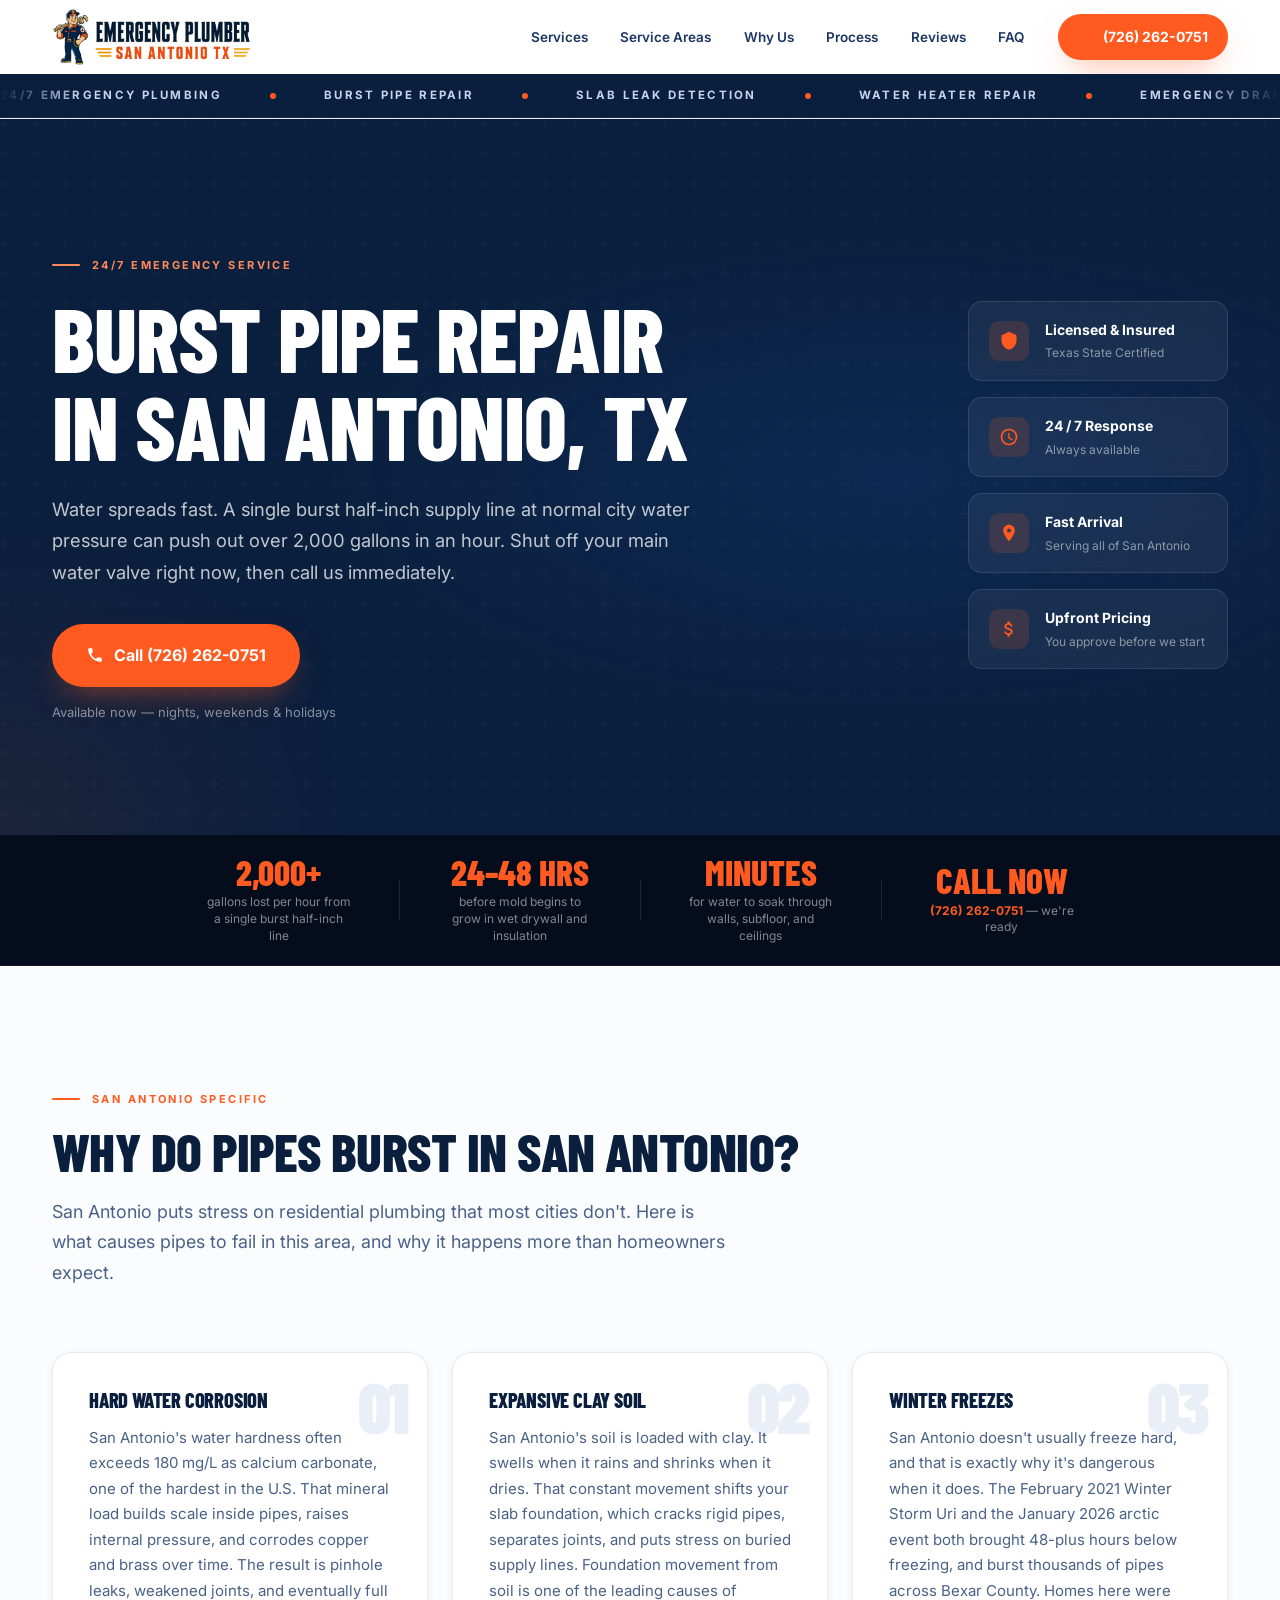
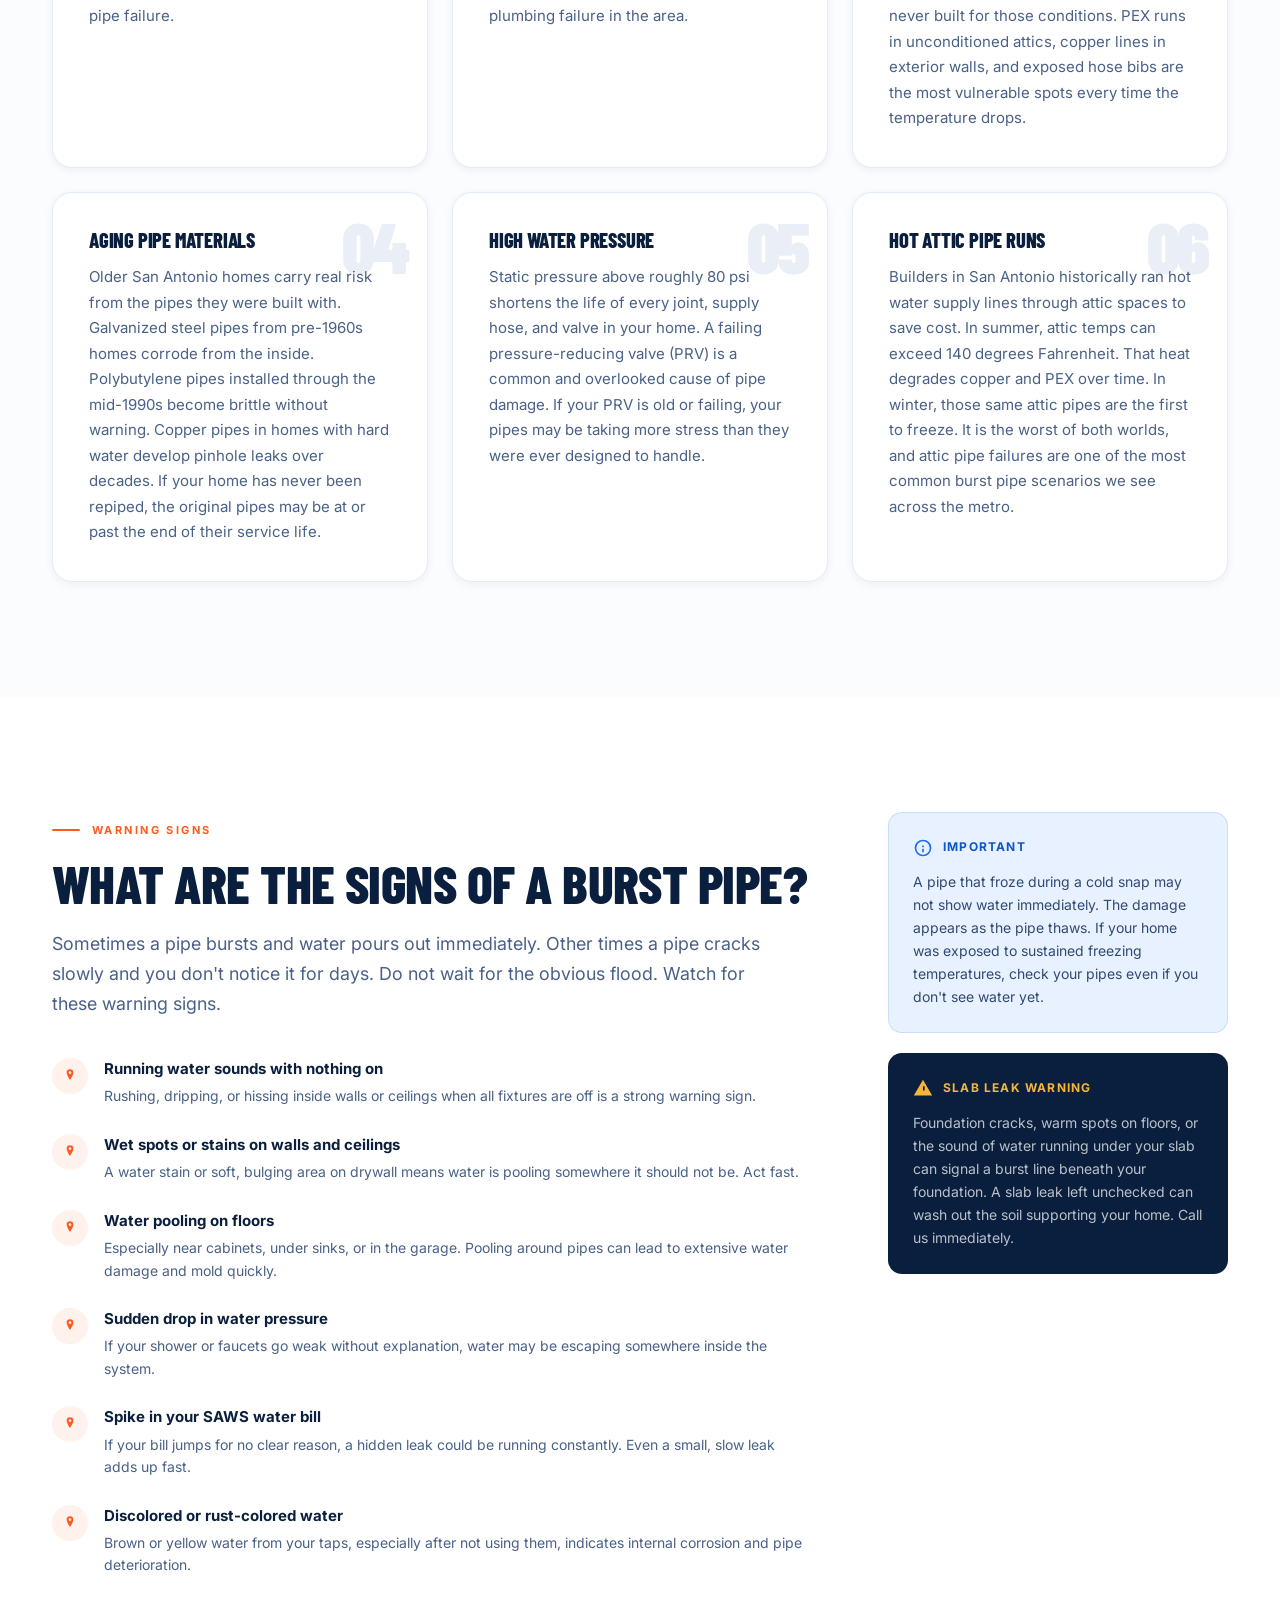
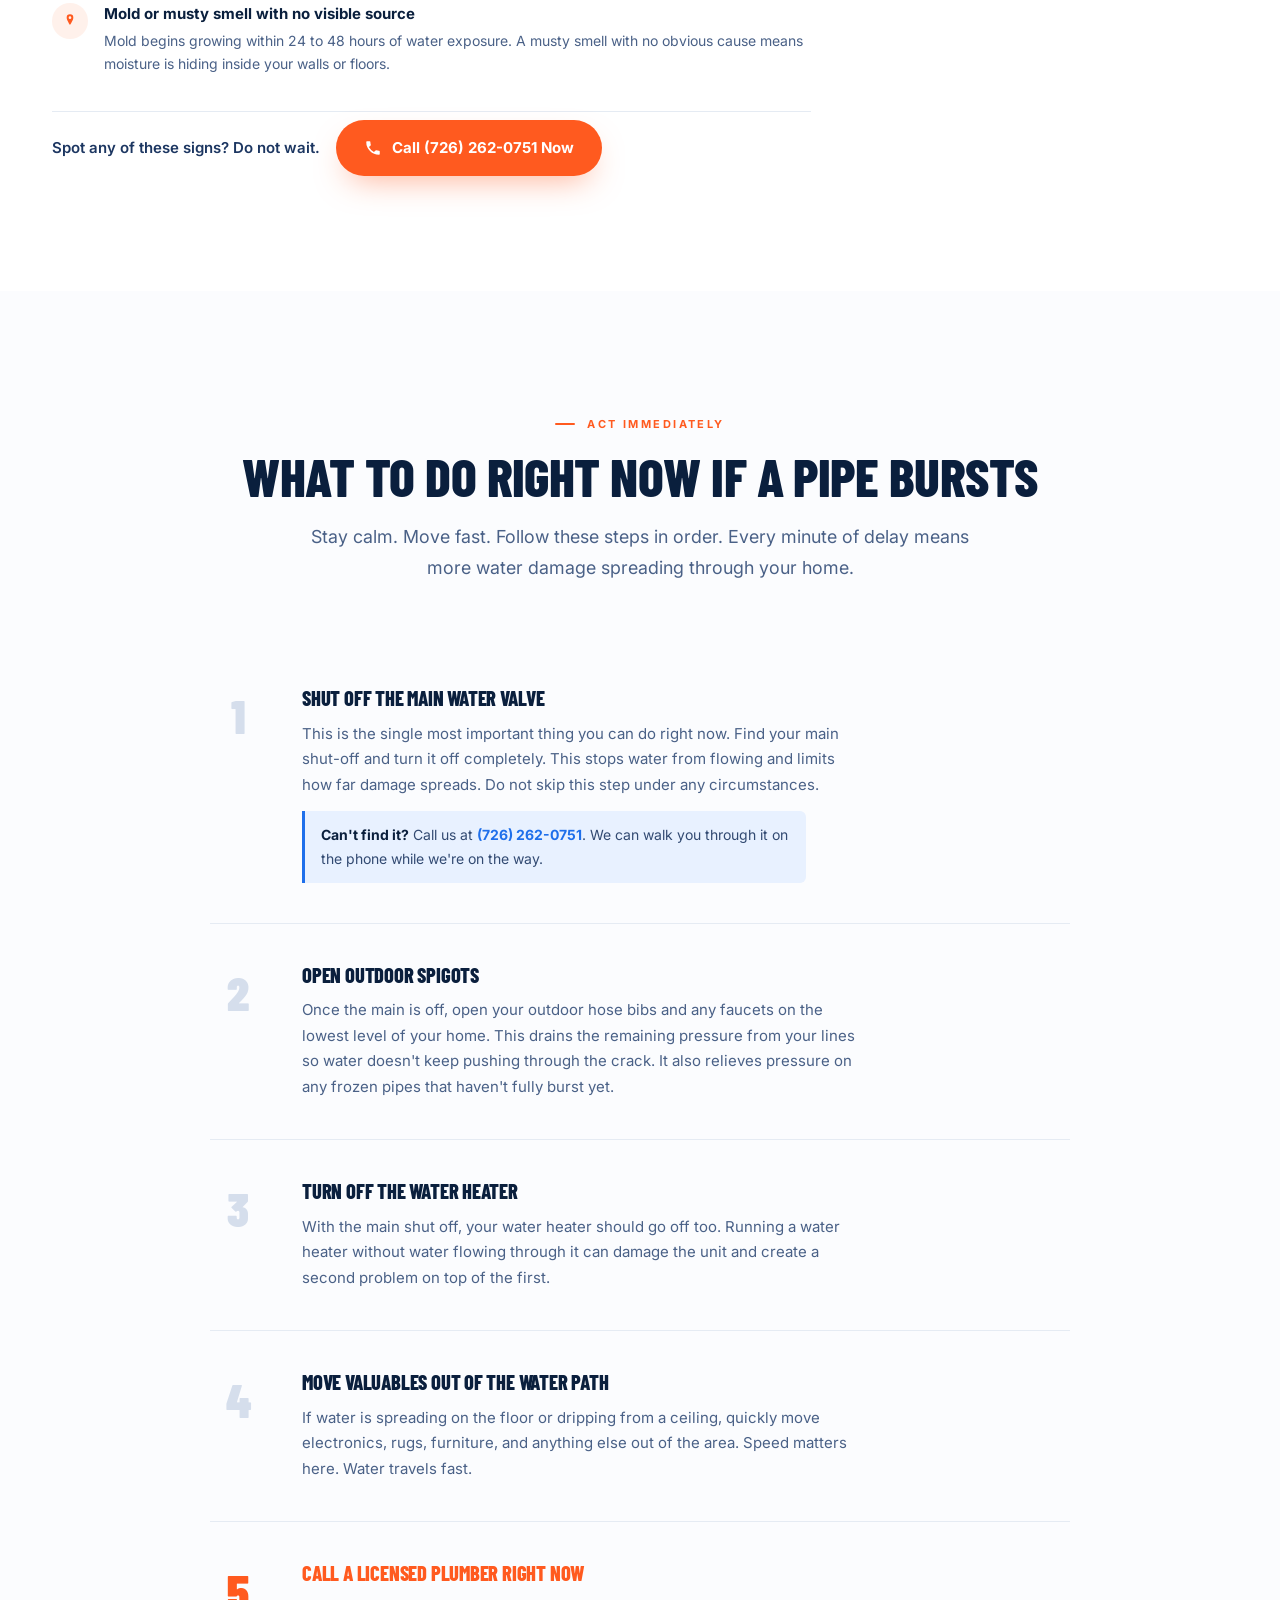
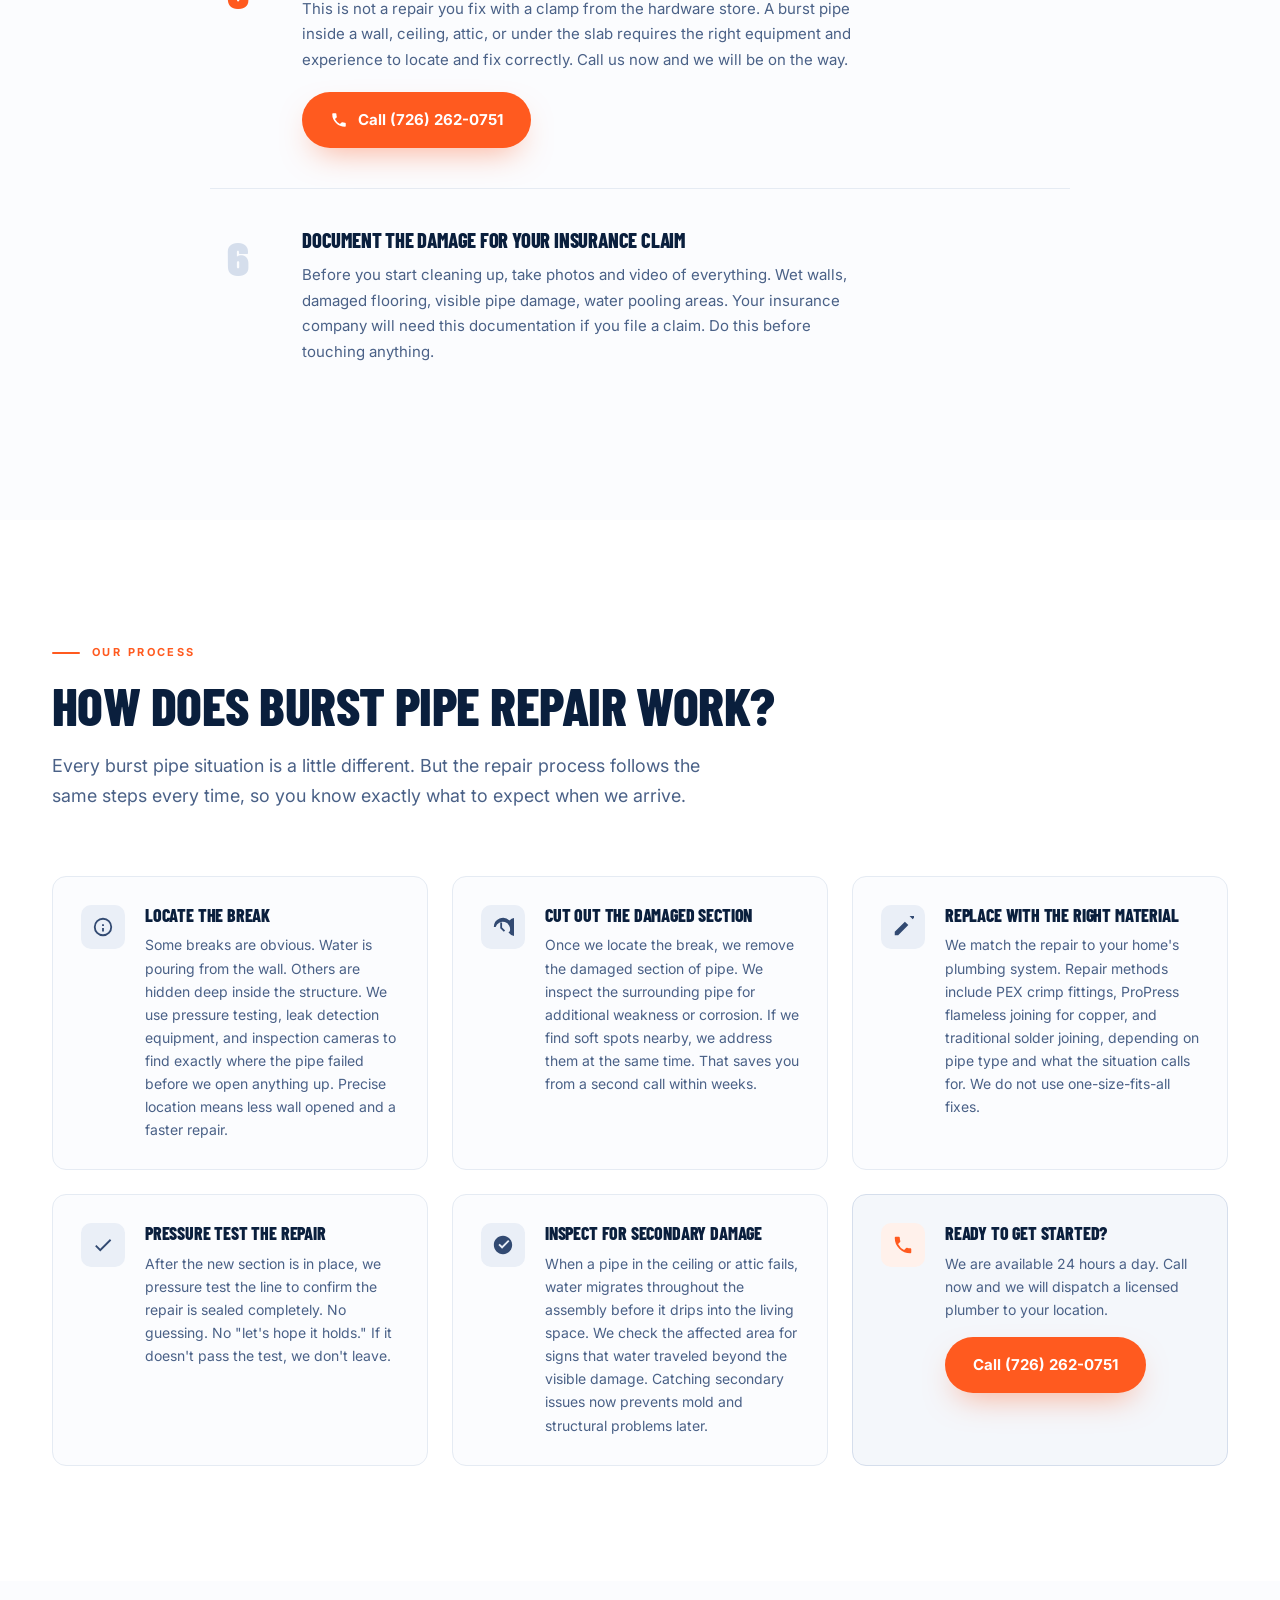
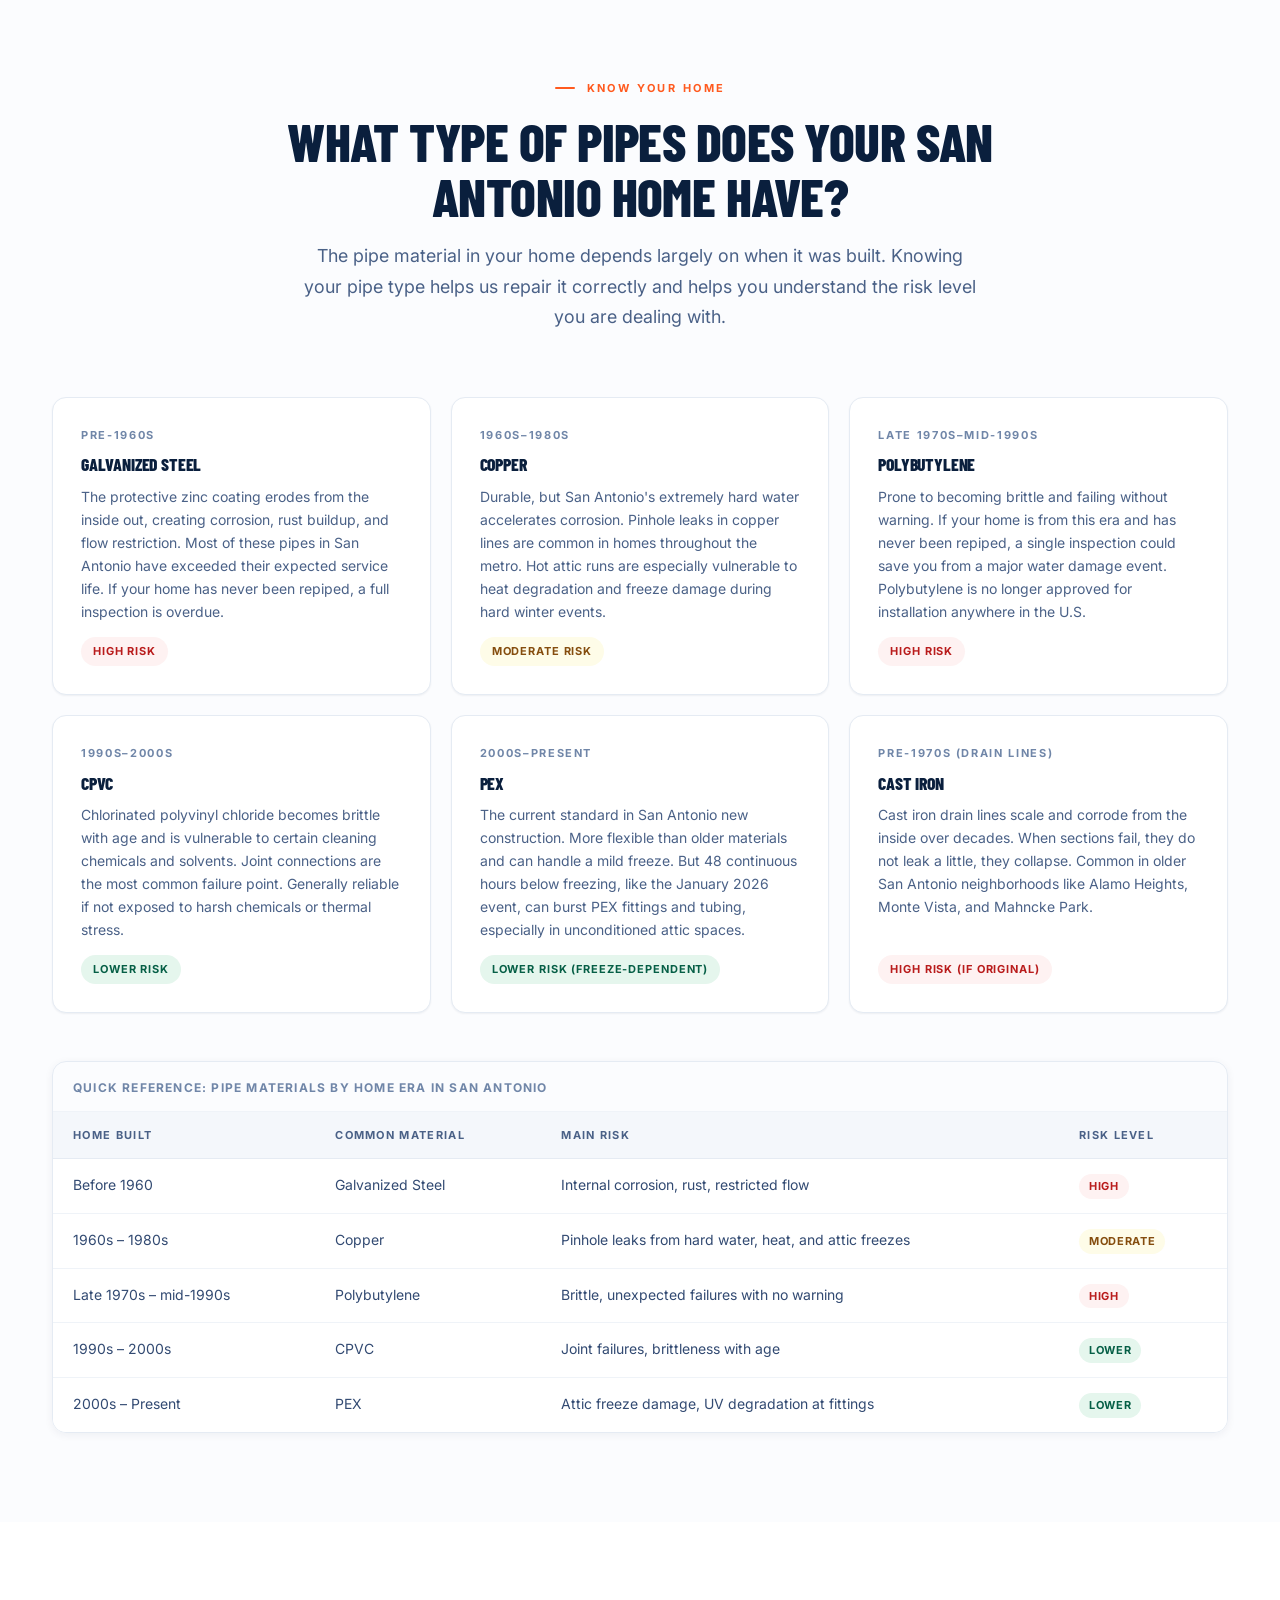
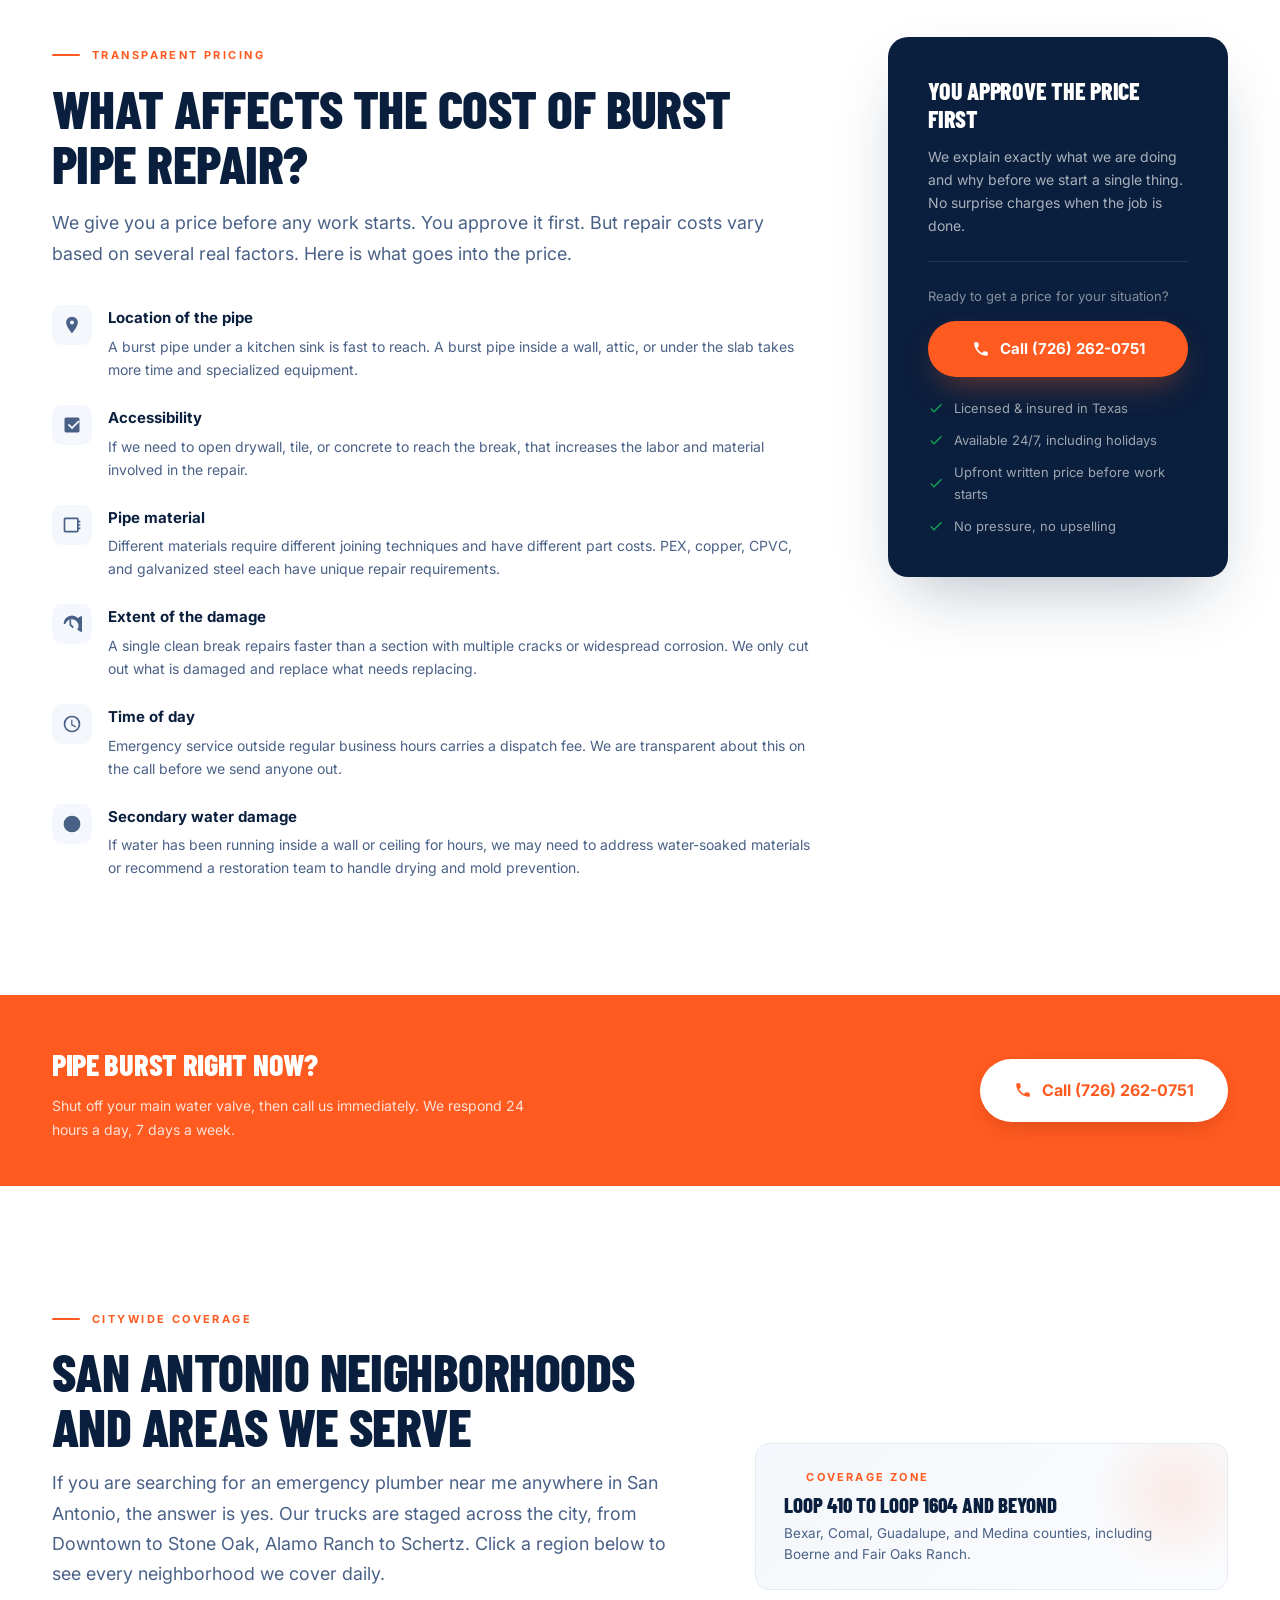
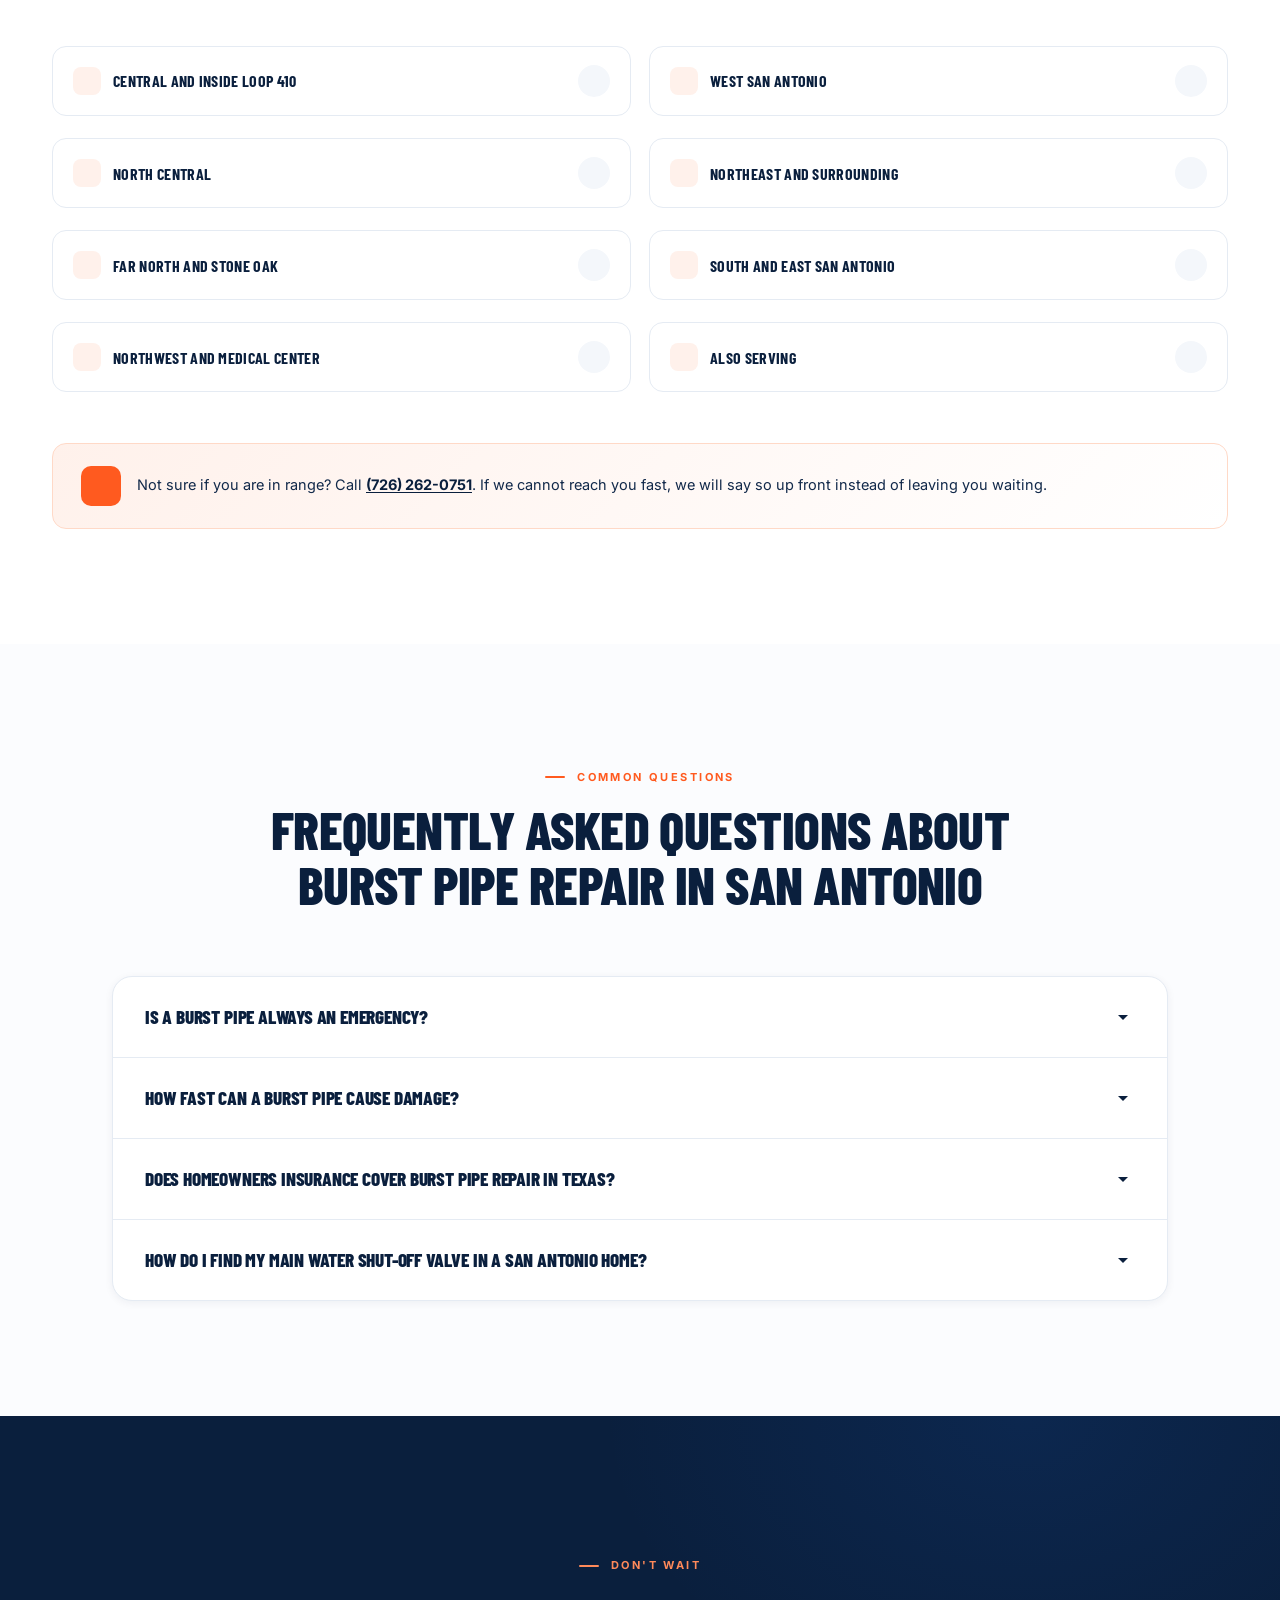
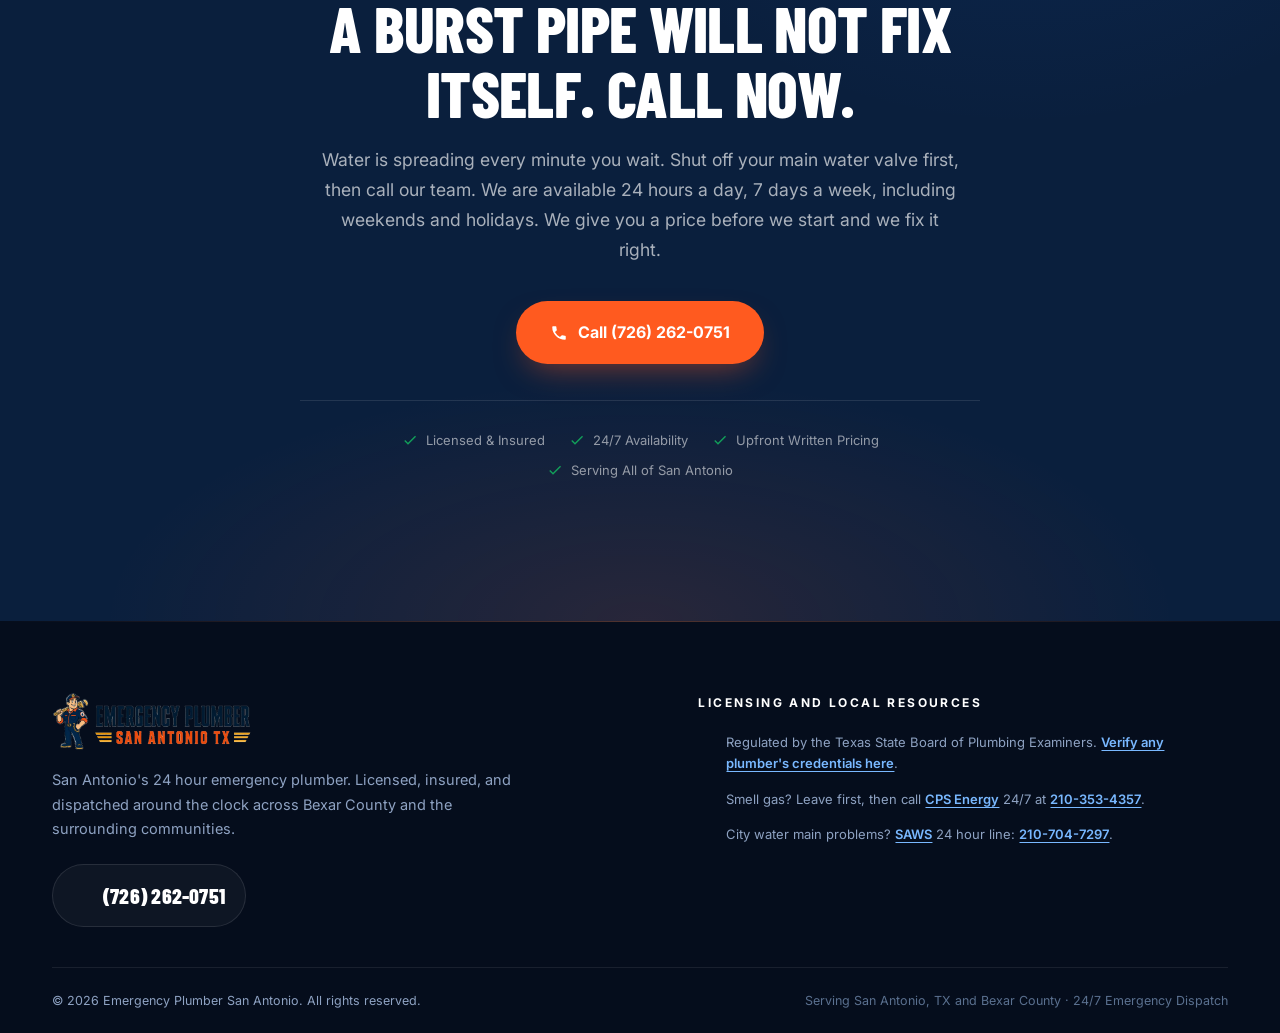
<file: burst-Pipe-Repair-in-San-Antonio/index.html>
<!DOCTYPE html>
<html lang="en">
<head>
  <meta charset="UTF-8">
  <meta name="viewport" content="width=device-width, initial-scale=1.0">
  <title>Burst Pipe Repair San Antonio, TX | 24/7 Emergency Plumber</title>
  <meta name="description" content="Burst pipe in San Antonio? We respond 24/7, arrive fast, and fix it right. Licensed & insured. Upfront pricing. Call (726) 262-0751 now.">
  <link rel="canonical" href="https://emergency-plumber-san-antonio.com/burst-pipe-repair/">
  <meta name="robots" content="index, follow, max-image-preview:large, max-snippet:-1">
  <meta name="theme-color" content="#0A1F3D">

  <!-- Open Graph -->
  <meta property="og:type" content="website">
  <meta property="og:locale" content="en_US">
  <meta property="og:title" content="Burst Pipe Repair San Antonio, TX | 24/7 Emergency Plumber">
  <meta property="og:description" content="Burst pipe in San Antonio? We respond 24/7, arrive fast, and fix it right. Licensed & insured. Upfront pricing. Call (726) 262-0751 now.">
  <meta property="og:url" content="https://emergency-plumber-san-antonio.com/burst-pipe-repair/">
  <meta property="og:image" content="https://emergency-plumber-san-antonio.com/assets/images/burst-pipe-repair-san-antonio.webp">
  <meta property="og:site_name" content="Emergency Plumber San Antonio">

  <!-- Twitter -->
  <meta name="twitter:card" content="summary_large_image">
  <meta name="twitter:title" content="Burst Pipe Repair San Antonio, TX | 24/7 Emergency Plumber">
  <meta name="twitter:description" content="Burst pipe in San Antonio? We respond 24/7, arrive fast, and fix it right. Licensed & insured. Upfront pricing. Call (726) 262-0751 now.">
  <meta name="twitter:image" content="https://emergency-plumber-san-antonio.com/assets/images/burst-pipe-repair-san-antonio.webp">

  <!-- Favicons -->
  <link rel="icon" type="image/png" href="/assets/images/favicon-96x96.png" sizes="96x96">
  <link rel="icon" type="image/svg+xml" href="/assets/images/favicon.svg">
  <link rel="shortcut icon" href="/favicon.ico">
  <link rel="apple-touch-icon" sizes="180x180" href="/assets/images/apple-touch-icon.png">
  <meta name="apple-mobile-web-app-title" content="E Plumber">
  <link rel="manifest" href="/site.webmanifest">

  <!-- Fonts -->
  <link rel="preconnect" href="https://fonts.googleapis.com">
  <link rel="preconnect" href="https://fonts.gstatic.com" crossorigin>
  <link href="https://fonts.googleapis.com/css2?family=Barlow+Condensed:wght@500;600;700;800;900&family=Inter:wght@400;500;600;700&display=swap" rel="stylesheet">

  <!-- Page Styles -->
  <link rel="stylesheet" href="/assets/css/styles.css">
  <link rel="stylesheet" href="/assets/css/burst-Pipe-Repair-in-San-Antonio.css">

  <script>document.documentElement.classList.add('js')</script>
</head>
<body>

<!-- ============================================================
     HEADER INJECTED BY TEMPLATE
============================================================ -->

<!-- ============ HEADER ============ -->
<header class="site-head" id="siteHead">
  <div class="container nav-inner">
    <a class="logo" href="#top" aria-label="Emergency Plumber San Antonio, back to top">
      <img src="/assets/images/logo.webp" alt="Emergency Plumber San Antonio Logo" width="1280" height="362" class="logo-img">
    </a>
    <button class="burger" id="burger" aria-expanded="false" aria-controls="navList" aria-label="Open menu">
      <svg class="ic-menu" aria-hidden="true"><use href="#i-menu"/></svg>
      <svg class="ic-x" aria-hidden="true"><use href="#i-x"/></svg>
    </button>
    <nav class="main-nav" aria-label="Primary">
      <ul id="navList">
        <li><a href="#services">Services</a></li>
        <li><a href="#areas">Service Areas</a></li>
        <li><a href="#why-us">Why Us</a></li>
        <li><a href="#process">Process</a></li>
        <li><a href="#reviews">Reviews</a></li>
        <li><a href="#faq">FAQ</a></li>
      </ul>
    </nav>
    <a class="head-call" href="tel:+17262620751">
      <svg aria-hidden="true"><use href="#i-phone"/></svg>
      (726) 262-0751
    </a>
  </div>

  <!-- Marquee ticker -->
  <div class="ticker" aria-hidden="true">
    <div class="ticker-track">
      <div class="ticker-set">
        <span class="ticker-item">24/7 Emergency Plumbing</span>
        <span class="ticker-item">Burst Pipe Repair</span>
        <span class="ticker-item">Slab Leak Detection</span>
        <span class="ticker-item">Water Heater Repair</span>
        <span class="ticker-item">Emergency Drain Cleaning</span>
        <span class="ticker-item">Sewer Line Repair</span>
        <span class="ticker-item">Gas Leak Repair</span>
        <span class="ticker-item">Toilet Overflow Repair</span>
        <span class="ticker-item">Water Line Repair</span>
        <span class="ticker-item">Frozen Pipe Thawing</span>
        <span class="ticker-item">60 Minute Arrival</span>
        <span class="ticker-item">Licensed and Insured</span>
      </div>
      <div class="ticker-set" aria-hidden="true">
        <span class="ticker-item">24/7 Emergency Plumbing</span>
        <span class="ticker-item">Burst Pipe Repair</span>
        <span class="ticker-item">Slab Leak Detection</span>
        <span class="ticker-item">Water Heater Repair</span>
        <span class="ticker-item">Emergency Drain Cleaning</span>
        <span class="ticker-item">Sewer Line Repair</span>
        <span class="ticker-item">Gas Leak Repair</span>
        <span class="ticker-item">Toilet Overflow Repair</span>
        <span class="ticker-item">Water Line Repair</span>
        <span class="ticker-item">Frozen Pipe Thawing</span>
        <span class="ticker-item">60 Minute Arrival</span>
        <span class="ticker-item">Licensed and Insured</span>
      </div>
    </div>
  </div>
</header>


<main id="main-content">

  <!-- ============================================================
       HERO
  ============================================================ -->
  <section class="bpr-hero" aria-label="Burst pipe repair emergency service">
    <div class="bpr-hero__inner container">
      <div class="bpr-hero__content">
        <span class="eyebrow on-dark">24/7 Emergency Service</span>
        <h1 class="bpr-hero__h1">Burst Pipe Repair<br>in San Antonio, TX</h1>
        <p class="bpr-hero__lead">
          Water spreads fast. A single burst half-inch supply line at normal city water pressure can push out over 2,000 gallons in an hour. Shut off your main water valve right now, then call us immediately.
        </p>
        <div class="bpr-hero__cta-group">
          <a href="tel:+17262620751" class="btn btn-accent btn-lg bpr-pulse">
            <svg xmlns="http://www.w3.org/2000/svg" viewBox="0 0 24 24" fill="currentColor" aria-hidden="true"><path d="M6.62 10.79a15.05 15.05 0 006.59 6.59l2.2-2.2a1 1 0 011.01-.24 11.47 11.47 0 003.6.57 1 1 0 011 1V20a1 1 0 01-1 1A17 17 0 013 4a1 1 0 011-1h3.5a1 1 0 011 1 11.47 11.47 0 00.57 3.6 1 1 0 01-.25 1.01l-2.2 2.18z"/></svg>
            Call (726) 262-0751
          </a>
          <p class="bpr-hero__sub">Available now &mdash; nights, weekends &amp; holidays</p>
        </div>
      </div>
      <div class="bpr-hero__badges" aria-label="Trust indicators">
        <div class="bpr-badge">
          <div class="bpr-badge__icon" aria-hidden="true">
            <svg xmlns="http://www.w3.org/2000/svg" viewBox="0 0 24 24" fill="currentColor"><path d="M12 1l9 4v6c0 5.25-3.84 10.15-9 11.32C6.84 21.15 3 16.25 3 11V5l9-4z"/></svg>
          </div>
          <div class="bpr-badge__text">
            <strong>Licensed &amp; Insured</strong>
            <span>Texas State Certified</span>
          </div>
        </div>
        <div class="bpr-badge">
          <div class="bpr-badge__icon" aria-hidden="true">
            <svg xmlns="http://www.w3.org/2000/svg" viewBox="0 0 24 24" fill="currentColor"><path d="M12 2a10 10 0 110 20A10 10 0 0112 2zm0 2a8 8 0 100 16A8 8 0 0012 4zm.5 3v5.25l4.5 2.67-.75 1.27L11 13.5V7h1.5z"/></svg>
          </div>
          <div class="bpr-badge__text">
            <strong>24 / 7 Response</strong>
            <span>Always available</span>
          </div>
        </div>
        <div class="bpr-badge">
          <div class="bpr-badge__icon" aria-hidden="true">
            <svg xmlns="http://www.w3.org/2000/svg" viewBox="0 0 24 24" fill="currentColor"><path d="M12 2C8.13 2 5 5.13 5 9c0 5.25 7 13 7 13s7-7.75 7-13c0-3.87-3.13-7-7-7zm0 9.5a2.5 2.5 0 110-5 2.5 2.5 0 010 5z"/></svg>
          </div>
          <div class="bpr-badge__text">
            <strong>Fast Arrival</strong>
            <span>Serving all of San Antonio</span>
          </div>
        </div>
        <div class="bpr-badge">
          <div class="bpr-badge__icon" aria-hidden="true">
            <svg xmlns="http://www.w3.org/2000/svg" viewBox="0 0 24 24" fill="currentColor"><path d="M11.8 10.9c-2.27-.59-3-1.2-3-2.15 0-1.09 1.01-1.85 2.7-1.85 1.78 0 2.44.85 2.5 2.1h2.21c-.07-1.72-1.12-3.3-3.21-3.81V3h-3v2.16c-1.94.42-3.5 1.68-3.5 3.61 0 2.31 1.91 3.46 4.7 4.13 2.5.6 3 1.48 3 2.41 0 .69-.49 1.79-2.7 1.79-2.06 0-2.87-.92-2.98-2.1h-2.2c.12 2.19 1.76 3.42 3.68 3.83V21h3v-2.15c1.95-.37 3.5-1.5 3.5-3.55 0-2.84-2.43-3.81-4.7-4.4z"/></svg>
          </div>
          <div class="bpr-badge__text">
            <strong>Upfront Pricing</strong>
            <span>You approve before we start</span>
          </div>
        </div>
      </div>
    </div>
  </section>

  <!-- ============================================================
       URGENCY STRIP
  ============================================================ -->
  <div class="bpr-urgency-strip" role="complementary" aria-label="Emergency damage facts">
    <div class="container">
      <div class="bpr-urgency-strip__inner">
        <div class="bpr-urgency-item">
          <strong>2,000+</strong>
          <span>gallons lost per hour from a single burst half-inch line</span>
        </div>
        <div class="bpr-urgency-divider" aria-hidden="true"></div>
        <div class="bpr-urgency-item">
          <strong>24&ndash;48 hrs</strong>
          <span>before mold begins to grow in wet drywall and insulation</span>
        </div>
        <div class="bpr-urgency-divider" aria-hidden="true"></div>
        <div class="bpr-urgency-item">
          <strong>Minutes</strong>
          <span>for water to soak through walls, subfloor, and ceilings</span>
        </div>
        <div class="bpr-urgency-divider" aria-hidden="true"></div>
        <div class="bpr-urgency-item">
          <strong>Call Now</strong>
          <span><a href="tel:+17262620751">(726) 262-0751</a> &mdash; we're ready</span>
        </div>
      </div>
    </div>
  </div>

  <!-- ============================================================
       WHY PIPES BURST IN SAN ANTONIO
  ============================================================ -->
  <section class="sec bpr-causes" id="why-pipes-burst" aria-labelledby="causes-heading">
    <div class="container">
      <div class="sec-head">
        <span class="eyebrow">San Antonio Specific</span>
        <h2 id="causes-heading">Why Do Pipes Burst in San Antonio?</h2>
        <p class="lead">San Antonio puts stress on residential plumbing that most cities don't. Here is what causes pipes to fail in this area, and why it happens more than homeowners expect.</p>
      </div>
      <div class="bpr-causes__grid">

        <article class="bpr-cause-card">
          <div class="bpr-cause-card__num" aria-hidden="true">01</div>
          <h3>Hard Water Corrosion</h3>
          <p>San Antonio's water hardness often exceeds 180 mg/L as calcium carbonate, one of the hardest in the U.S. That mineral load builds scale inside pipes, raises internal pressure, and corrodes copper and brass over time. The result is pinhole leaks, weakened joints, and eventually full pipe failure.</p>
        </article>

        <article class="bpr-cause-card">
          <div class="bpr-cause-card__num" aria-hidden="true">02</div>
          <h3>Expansive Clay Soil</h3>
          <p>San Antonio's soil is loaded with clay. It swells when it rains and shrinks when it dries. That constant movement shifts your slab foundation, which cracks rigid pipes, separates joints, and puts stress on buried supply lines. Foundation movement from soil is one of the leading causes of plumbing failure in the area.</p>
        </article>

        <article class="bpr-cause-card">
          <div class="bpr-cause-card__num" aria-hidden="true">03</div>
          <h3>Winter Freezes</h3>
          <p>San Antonio doesn't usually freeze hard, and that is exactly why it's dangerous when it does. The February 2021 Winter Storm Uri and the January 2026 arctic event both brought 48-plus hours below freezing, and burst thousands of pipes across Bexar County. Homes here were never built for those conditions. PEX runs in unconditioned attics, copper lines in exterior walls, and exposed hose bibs are the most vulnerable spots every time the temperature drops.</p>
        </article>

        <article class="bpr-cause-card">
          <div class="bpr-cause-card__num" aria-hidden="true">04</div>
          <h3>Aging Pipe Materials</h3>
          <p>Older San Antonio homes carry real risk from the pipes they were built with. Galvanized steel pipes from pre-1960s homes corrode from the inside. Polybutylene pipes installed through the mid-1990s become brittle without warning. Copper pipes in homes with hard water develop pinhole leaks over decades. If your home has never been repiped, the original pipes may be at or past the end of their service life.</p>
        </article>

        <article class="bpr-cause-card">
          <div class="bpr-cause-card__num" aria-hidden="true">05</div>
          <h3>High Water Pressure</h3>
          <p>Static pressure above roughly 80 psi shortens the life of every joint, supply hose, and valve in your home. A failing pressure-reducing valve (PRV) is a common and overlooked cause of pipe damage. If your PRV is old or failing, your pipes may be taking more stress than they were ever designed to handle.</p>
        </article>

        <article class="bpr-cause-card">
          <div class="bpr-cause-card__num" aria-hidden="true">06</div>
          <h3>Hot Attic Pipe Runs</h3>
          <p>Builders in San Antonio historically ran hot water supply lines through attic spaces to save cost. In summer, attic temps can exceed 140 degrees Fahrenheit. That heat degrades copper and PEX over time. In winter, those same attic pipes are the first to freeze. It is the worst of both worlds, and attic pipe failures are one of the most common burst pipe scenarios we see across the metro.</p>
        </article>

      </div>
    </div>
  </section>

  <!-- ============================================================
       SIGNS OF A BURST PIPE
  ============================================================ -->
  <section class="sec bpr-signs" id="signs-burst-pipe" aria-labelledby="signs-heading">
    <div class="container">
      <div class="bpr-signs__layout">
        <div class="bpr-signs__content">
          <span class="eyebrow">Warning Signs</span>
          <h2 id="signs-heading">What Are the Signs of a Burst Pipe?</h2>
          <p class="lead">Sometimes a pipe bursts and water pours out immediately. Other times a pipe cracks slowly and you don't notice it for days. Do not wait for the obvious flood. Watch for these warning signs.</p>

          <ul class="bpr-checklist" role="list">
            <li class="bpr-checklist__item">
              <span class="bpr-checklist__icon" aria-hidden="true">
                <svg xmlns="http://www.w3.org/2000/svg" viewBox="0 0 24 24" fill="currentColor"><path d="M12 2a5 5 0 015 5c0 3.5-5 11-5 11S7 10.5 7 7a5 5 0 015-5zm0 7a2 2 0 100-4 2 2 0 000 4z"/></svg>
              </span>
              <div>
                <strong>Running water sounds with nothing on</strong>
                <p>Rushing, dripping, or hissing inside walls or ceilings when all fixtures are off is a strong warning sign.</p>
              </div>
            </li>
            <li class="bpr-checklist__item">
              <span class="bpr-checklist__icon" aria-hidden="true">
                <svg xmlns="http://www.w3.org/2000/svg" viewBox="0 0 24 24" fill="currentColor"><path d="M12 2a5 5 0 015 5c0 3.5-5 11-5 11S7 10.5 7 7a5 5 0 015-5zm0 7a2 2 0 100-4 2 2 0 000 4z"/></svg>
              </span>
              <div>
                <strong>Wet spots or stains on walls and ceilings</strong>
                <p>A water stain or soft, bulging area on drywall means water is pooling somewhere it should not be. Act fast.</p>
              </div>
            </li>
            <li class="bpr-checklist__item">
              <span class="bpr-checklist__icon" aria-hidden="true">
                <svg xmlns="http://www.w3.org/2000/svg" viewBox="0 0 24 24" fill="currentColor"><path d="M12 2a5 5 0 015 5c0 3.5-5 11-5 11S7 10.5 7 7a5 5 0 015-5zm0 7a2 2 0 100-4 2 2 0 000 4z"/></svg>
              </span>
              <div>
                <strong>Water pooling on floors</strong>
                <p>Especially near cabinets, under sinks, or in the garage. Pooling around pipes can lead to extensive water damage and mold quickly.</p>
              </div>
            </li>
            <li class="bpr-checklist__item">
              <span class="bpr-checklist__icon" aria-hidden="true">
                <svg xmlns="http://www.w3.org/2000/svg" viewBox="0 0 24 24" fill="currentColor"><path d="M12 2a5 5 0 015 5c0 3.5-5 11-5 11S7 10.5 7 7a5 5 0 015-5zm0 7a2 2 0 100-4 2 2 0 000 4z"/></svg>
              </span>
              <div>
                <strong>Sudden drop in water pressure</strong>
                <p>If your shower or faucets go weak without explanation, water may be escaping somewhere inside the system.</p>
              </div>
            </li>
            <li class="bpr-checklist__item">
              <span class="bpr-checklist__icon" aria-hidden="true">
                <svg xmlns="http://www.w3.org/2000/svg" viewBox="0 0 24 24" fill="currentColor"><path d="M12 2a5 5 0 015 5c0 3.5-5 11-5 11S7 10.5 7 7a5 5 0 015-5zm0 7a2 2 0 100-4 2 2 0 000 4z"/></svg>
              </span>
              <div>
                <strong>Spike in your SAWS water bill</strong>
                <p>If your bill jumps for no clear reason, a hidden leak could be running constantly. Even a small, slow leak adds up fast.</p>
              </div>
            </li>
            <li class="bpr-checklist__item">
              <span class="bpr-checklist__icon" aria-hidden="true">
                <svg xmlns="http://www.w3.org/2000/svg" viewBox="0 0 24 24" fill="currentColor"><path d="M12 2a5 5 0 015 5c0 3.5-5 11-5 11S7 10.5 7 7a5 5 0 015-5zm0 7a2 2 0 100-4 2 2 0 000 4z"/></svg>
              </span>
              <div>
                <strong>Discolored or rust-colored water</strong>
                <p>Brown or yellow water from your taps, especially after not using them, indicates internal corrosion and pipe deterioration.</p>
              </div>
            </li>
            <li class="bpr-checklist__item">
              <span class="bpr-checklist__icon" aria-hidden="true">
                <svg xmlns="http://www.w3.org/2000/svg" viewBox="0 0 24 24" fill="currentColor"><path d="M12 2a5 5 0 015 5c0 3.5-5 11-5 11S7 10.5 7 7a5 5 0 015-5zm0 7a2 2 0 100-4 2 2 0 000 4z"/></svg>
              </span>
              <div>
                <strong>Mold or musty smell with no visible source</strong>
                <p>Mold begins growing within 24 to 48 hours of water exposure. A musty smell with no obvious cause means moisture is hiding inside your walls or floors.</p>
              </div>
            </li>
          </ul>

          <div class="bpr-signs__cta">
            <p>Spot any of these signs? Do not wait.</p>
            <a href="tel:+17262620751" class="btn btn-accent">
              <svg xmlns="http://www.w3.org/2000/svg" viewBox="0 0 24 24" fill="currentColor" aria-hidden="true"><path d="M6.62 10.79a15.05 15.05 0 006.59 6.59l2.2-2.2a1 1 0 011.01-.24 11.47 11.47 0 003.6.57 1 1 0 011 1V20a1 1 0 01-1 1A17 17 0 013 4a1 1 0 011-1h3.5a1 1 0 011 1 11.47 11.47 0 00.57 3.6 1 1 0 01-.25 1.01l-2.2 2.18z"/></svg>
              Call (726) 262-0751 Now
            </a>
          </div>
        </div>

        <aside class="bpr-signs__aside" aria-label="Emergency tip">
          <div class="bpr-tip-card">
            <div class="bpr-tip-card__header">
              <svg xmlns="http://www.w3.org/2000/svg" viewBox="0 0 24 24" fill="currentColor" aria-hidden="true"><path d="M12 2a10 10 0 110 20A10 10 0 0112 2zm0 2a8 8 0 100 16A8 8 0 0012 4zm-1 5h2v2h-2V9zm0 4h2v4h-2v-4z"/></svg>
              <span>Important</span>
            </div>
            <p>A pipe that froze during a cold snap may not show water immediately. The damage appears as the pipe thaws. If your home was exposed to sustained freezing temperatures, check your pipes even if you don't see water yet.</p>
          </div>
          <div class="bpr-tip-card bpr-tip-card--dark">
            <div class="bpr-tip-card__header">
              <svg xmlns="http://www.w3.org/2000/svg" viewBox="0 0 24 24" fill="currentColor" aria-hidden="true"><path d="M1 21L12 2l11 19H1zm11-3v2h-0v-2h2v2h-2zm0-8v5h2V10h-2z"/></svg>
              <span>Slab Leak Warning</span>
            </div>
            <p>Foundation cracks, warm spots on floors, or the sound of water running under your slab can signal a burst line beneath your foundation. A slab leak left unchecked can wash out the soil supporting your home. Call us immediately.</p>
          </div>
        </aside>
      </div>
    </div>
  </section>

  <!-- ============================================================
       WHAT TO DO RIGHT NOW
  ============================================================ -->
  <section class="sec bpr-steps" id="what-to-do" aria-labelledby="steps-heading">
    <div class="container">
      <div class="sec-head center">
        <span class="eyebrow center">Act Immediately</span>
        <h2 id="steps-heading">What to Do Right Now If a Pipe Bursts</h2>
        <p class="lead">Stay calm. Move fast. Follow these steps in order. Every minute of delay means more water damage spreading through your home.</p>
      </div>
      <ol class="bpr-steps__list" role="list">
        <li class="bpr-step">
          <div class="bpr-step__num" aria-label="Step 1">1</div>
          <div class="bpr-step__body">
            <h3>Shut Off the Main Water Valve</h3>
            <p>This is the single most important thing you can do right now. Find your main shut-off and turn it off completely. This stops water from flowing and limits how far damage spreads. Do not skip this step under any circumstances.</p>
            <div class="bpr-step__tip">
              <strong>Can't find it?</strong> Call us at <a href="tel:+17262620751">(726) 262-0751</a>. We can walk you through it on the phone while we're on the way.
            </div>
          </div>
        </li>
        <li class="bpr-step">
          <div class="bpr-step__num" aria-label="Step 2">2</div>
          <div class="bpr-step__body">
            <h3>Open Outdoor Spigots</h3>
            <p>Once the main is off, open your outdoor hose bibs and any faucets on the lowest level of your home. This drains the remaining pressure from your lines so water doesn't keep pushing through the crack. It also relieves pressure on any frozen pipes that haven't fully burst yet.</p>
          </div>
        </li>
        <li class="bpr-step">
          <div class="bpr-step__num" aria-label="Step 3">3</div>
          <div class="bpr-step__body">
            <h3>Turn Off the Water Heater</h3>
            <p>With the main shut off, your water heater should go off too. Running a water heater without water flowing through it can damage the unit and create a second problem on top of the first.</p>
          </div>
        </li>
        <li class="bpr-step">
          <div class="bpr-step__num" aria-label="Step 4">4</div>
          <div class="bpr-step__body">
            <h3>Move Valuables Out of the Water Path</h3>
            <p>If water is spreading on the floor or dripping from a ceiling, quickly move electronics, rugs, furniture, and anything else out of the area. Speed matters here. Water travels fast.</p>
          </div>
        </li>
        <li class="bpr-step bpr-step--accent">
          <div class="bpr-step__num" aria-label="Step 5">5</div>
          <div class="bpr-step__body">
            <h3>Call a Licensed Plumber Right Now</h3>
            <p>This is not a repair you fix with a clamp from the hardware store. A burst pipe inside a wall, ceiling, attic, or under the slab requires the right equipment and experience to locate and fix correctly. Call us now and we will be on the way.</p>
            <a href="tel:+17262620751" class="btn btn-accent bpr-step__call">
              <svg xmlns="http://www.w3.org/2000/svg" viewBox="0 0 24 24" fill="currentColor" aria-hidden="true"><path d="M6.62 10.79a15.05 15.05 0 006.59 6.59l2.2-2.2a1 1 0 011.01-.24 11.47 11.47 0 003.6.57 1 1 0 011 1V20a1 1 0 01-1 1A17 17 0 013 4a1 1 0 011-1h3.5a1 1 0 011 1 11.47 11.47 0 00.57 3.6 1 1 0 01-.25 1.01l-2.2 2.18z"/></svg>
              Call (726) 262-0751
            </a>
          </div>
        </li>
        <li class="bpr-step">
          <div class="bpr-step__num" aria-label="Step 6">6</div>
          <div class="bpr-step__body">
            <h3>Document the Damage for Your Insurance Claim</h3>
            <p>Before you start cleaning up, take photos and video of everything. Wet walls, damaged flooring, visible pipe damage, water pooling areas. Your insurance company will need this documentation if you file a claim. Do this before touching anything.</p>
          </div>
        </li>
      </ol>
    </div>
  </section>

  <!-- ============================================================
       HOW REPAIR WORKS
  ============================================================ -->
  <section class="sec bpr-process" id="how-repair-works" aria-labelledby="process-heading">
    <div class="container">
      <div class="sec-head">
        <span class="eyebrow">Our Process</span>
        <h2 id="process-heading">How Does Burst Pipe Repair Work?</h2>
        <p class="lead">Every burst pipe situation is a little different. But the repair process follows the same steps every time, so you know exactly what to expect when we arrive.</p>
      </div>
      <div class="bpr-process__grid">
        <div class="bpr-process-step">
          <div class="bpr-process-step__icon" aria-hidden="true">
            <svg xmlns="http://www.w3.org/2000/svg" viewBox="0 0 24 24" fill="currentColor"><path d="M12 2a10 10 0 110 20A10 10 0 0112 2zm0 2a8 8 0 100 16A8 8 0 0012 4zm-1 5h2v2h-2V9zm0 4h2v4h-2v-4z"/></svg>
          </div>
          <div class="bpr-process-step__content">
            <h3>Locate the Break</h3>
            <p>Some breaks are obvious. Water is pouring from the wall. Others are hidden deep inside the structure. We use pressure testing, leak detection equipment, and inspection cameras to find exactly where the pipe failed before we open anything up. Precise location means less wall opened and a faster repair.</p>
          </div>
        </div>
        <div class="bpr-process-step">
          <div class="bpr-process-step__icon" aria-hidden="true">
            <svg xmlns="http://www.w3.org/2000/svg" viewBox="0 0 24 24" fill="currentColor"><path d="M19.07 4.93A10 10 0 1118 18.07l1.41-1.41A8 8 0 104 12H2a10 10 0 0117.07-7.07zM11 7v5.41l3.29 3.3-1.41 1.41L9 13.41V7h2z"/></svg>
          </div>
          <div class="bpr-process-step__content">
            <h3>Cut Out the Damaged Section</h3>
            <p>Once we locate the break, we remove the damaged section of pipe. We inspect the surrounding pipe for additional weakness or corrosion. If we find soft spots nearby, we address them at the same time. That saves you from a second call within weeks.</p>
          </div>
        </div>
        <div class="bpr-process-step">
          <div class="bpr-process-step__icon" aria-hidden="true">
            <svg xmlns="http://www.w3.org/2000/svg" viewBox="0 0 24 24" fill="currentColor"><path d="M3 17.25V21h3.75L17.81 9.94l-3.75-3.75L3 17.25zm21.41-15.66a1 1 0 000-1.41l-2.34-2.34a1 1 0 00-1.41 0l-1.83 1.83 3.75 3.75 1.83-1.83z"/></svg>
          </div>
          <div class="bpr-process-step__content">
            <h3>Replace With the Right Material</h3>
            <p>We match the repair to your home's plumbing system. Repair methods include PEX crimp fittings, ProPress flameless joining for copper, and traditional solder joining, depending on pipe type and what the situation calls for. We do not use one-size-fits-all fixes.</p>
          </div>
        </div>
        <div class="bpr-process-step">
          <div class="bpr-process-step__icon" aria-hidden="true">
            <svg xmlns="http://www.w3.org/2000/svg" viewBox="0 0 24 24" fill="currentColor"><path d="M9 16.17L4.83 12l-1.42 1.41L9 19 21 7l-1.41-1.41L9 16.17z"/></svg>
          </div>
          <div class="bpr-process-step__content">
            <h3>Pressure Test the Repair</h3>
            <p>After the new section is in place, we pressure test the line to confirm the repair is sealed completely. No guessing. No "let's hope it holds." If it doesn't pass the test, we don't leave.</p>
          </div>
        </div>
        <div class="bpr-process-step">
          <div class="bpr-process-step__icon" aria-hidden="true">
            <svg xmlns="http://www.w3.org/2000/svg" viewBox="0 0 24 24" fill="currentColor"><path d="M12 2C6.48 2 2 6.48 2 12s4.48 10 10 10 10-4.48 10-10S17.52 2 12 2zm-1 14l-4-4 1.41-1.41L11 13.17l6.59-6.59L19 8l-8 8z"/></svg>
          </div>
          <div class="bpr-process-step__content">
            <h3>Inspect for Secondary Damage</h3>
            <p>When a pipe in the ceiling or attic fails, water migrates throughout the assembly before it drips into the living space. We check the affected area for signs that water traveled beyond the visible damage. Catching secondary issues now prevents mold and structural problems later.</p>
          </div>
        </div>
        <div class="bpr-process-step bpr-process-step--cta">
          <div class="bpr-process-step__icon bpr-process-step__icon--accent" aria-hidden="true">
            <svg xmlns="http://www.w3.org/2000/svg" viewBox="0 0 24 24" fill="currentColor"><path d="M6.62 10.79a15.05 15.05 0 006.59 6.59l2.2-2.2a1 1 0 011.01-.24 11.47 11.47 0 003.6.57 1 1 0 011 1V20a1 1 0 01-1 1A17 17 0 013 4a1 1 0 011-1h3.5a1 1 0 011 1 11.47 11.47 0 00.57 3.6 1 1 0 01-.25 1.01l-2.2 2.18z"/></svg>
          </div>
          <div class="bpr-process-step__content">
            <h3>Ready to Get Started?</h3>
            <p>We are available 24 hours a day. Call now and we will dispatch a licensed plumber to your location.</p>
            <a href="tel:+17262620751" class="btn btn-accent" style="margin-top:16px;">Call (726) 262-0751</a>
          </div>
        </div>
      </div>
    </div>
  </section>

  <!-- ============================================================
       PIPE MATERIALS TABLE
  ============================================================ -->
  <section class="sec-narrow bpr-materials" id="pipe-materials" aria-labelledby="materials-heading">
    <div class="container">
      <div class="sec-head center">
        <span class="eyebrow center">Know Your Home</span>
        <h2 id="materials-heading">What Type of Pipes Does Your San Antonio Home Have?</h2>
        <p class="lead">The pipe material in your home depends largely on when it was built. Knowing your pipe type helps us repair it correctly and helps you understand the risk level you are dealing with.</p>
      </div>

      <div class="bpr-materials__desc-grid">
        <div class="bpr-mat-card">
          <div class="bpr-mat-card__era">Pre-1960s</div>
          <h3>Galvanized Steel</h3>
          <p>The protective zinc coating erodes from the inside out, creating corrosion, rust buildup, and flow restriction. Most of these pipes in San Antonio have exceeded their expected service life. If your home has never been repiped, a full inspection is overdue.</p>
          <div class="bpr-mat-card__risk bpr-mat-card__risk--high">High Risk</div>
        </div>
        <div class="bpr-mat-card">
          <div class="bpr-mat-card__era">1960s&ndash;1980s</div>
          <h3>Copper</h3>
          <p>Durable, but San Antonio's extremely hard water accelerates corrosion. Pinhole leaks in copper lines are common in homes throughout the metro. Hot attic runs are especially vulnerable to heat degradation and freeze damage during hard winter events.</p>
          <div class="bpr-mat-card__risk bpr-mat-card__risk--medium">Moderate Risk</div>
        </div>
        <div class="bpr-mat-card">
          <div class="bpr-mat-card__era">Late 1970s&ndash;mid-1990s</div>
          <h3>Polybutylene</h3>
          <p>Prone to becoming brittle and failing without warning. If your home is from this era and has never been repiped, a single inspection could save you from a major water damage event. Polybutylene is no longer approved for installation anywhere in the U.S.</p>
          <div class="bpr-mat-card__risk bpr-mat-card__risk--high">High Risk</div>
        </div>
        <div class="bpr-mat-card">
          <div class="bpr-mat-card__era">1990s&ndash;2000s</div>
          <h3>CPVC</h3>
          <p>Chlorinated polyvinyl chloride becomes brittle with age and is vulnerable to certain cleaning chemicals and solvents. Joint connections are the most common failure point. Generally reliable if not exposed to harsh chemicals or thermal stress.</p>
          <div class="bpr-mat-card__risk bpr-mat-card__risk--low">Lower Risk</div>
        </div>
        <div class="bpr-mat-card">
          <div class="bpr-mat-card__era">2000s&ndash;Present</div>
          <h3>PEX</h3>
          <p>The current standard in San Antonio new construction. More flexible than older materials and can handle a mild freeze. But 48 continuous hours below freezing, like the January 2026 event, can burst PEX fittings and tubing, especially in unconditioned attic spaces.</p>
          <div class="bpr-mat-card__risk bpr-mat-card__risk--low">Lower Risk (freeze-dependent)</div>
        </div>
        <div class="bpr-mat-card">
          <div class="bpr-mat-card__era">Pre-1970s (Drain Lines)</div>
          <h3>Cast Iron</h3>
          <p>Cast iron drain lines scale and corrode from the inside over decades. When sections fail, they do not leak a little, they collapse. Common in older San Antonio neighborhoods like Alamo Heights, Monte Vista, and Mahncke Park.</p>
          <div class="bpr-mat-card__risk bpr-mat-card__risk--high">High Risk (if original)</div>
        </div>
      </div>

      <div class="bpr-materials__table-wrap" role="region" aria-label="Pipe material quick reference table" tabindex="0">
        <table class="bpr-table">
          <caption class="bpr-table__caption">Quick Reference: Pipe Materials by Home Era in San Antonio</caption>
          <thead>
            <tr>
              <th scope="col">Home Built</th>
              <th scope="col">Common Material</th>
              <th scope="col">Main Risk</th>
              <th scope="col">Risk Level</th>
            </tr>
          </thead>
          <tbody>
            <tr>
              <td data-label="Home Built">Before 1960</td>
              <td data-label="Common Material">Galvanized Steel</td>
              <td data-label="Main Risk">Internal corrosion, rust, restricted flow</td>
              <td data-label="Risk Level"><span class="bpr-risk bpr-risk--high">High</span></td>
            </tr>
            <tr>
              <td data-label="Home Built">1960s &ndash; 1980s</td>
              <td data-label="Common Material">Copper</td>
              <td data-label="Main Risk">Pinhole leaks from hard water, heat, and attic freezes</td>
              <td data-label="Risk Level"><span class="bpr-risk bpr-risk--medium">Moderate</span></td>
            </tr>
            <tr>
              <td data-label="Home Built">Late 1970s &ndash; mid-1990s</td>
              <td data-label="Common Material">Polybutylene</td>
              <td data-label="Main Risk">Brittle, unexpected failures with no warning</td>
              <td data-label="Risk Level"><span class="bpr-risk bpr-risk--high">High</span></td>
            </tr>
            <tr>
              <td data-label="Home Built">1990s &ndash; 2000s</td>
              <td data-label="Common Material">CPVC</td>
              <td data-label="Main Risk">Joint failures, brittleness with age</td>
              <td data-label="Risk Level"><span class="bpr-risk bpr-risk--low">Lower</span></td>
            </tr>
            <tr>
              <td data-label="Home Built">2000s &ndash; Present</td>
              <td data-label="Common Material">PEX</td>
              <td data-label="Main Risk">Attic freeze damage, UV degradation at fittings</td>
              <td data-label="Risk Level"><span class="bpr-risk bpr-risk--low">Lower</span></td>
            </tr>
          </tbody>
        </table>
      </div>
    </div>
  </section>

  <!-- ============================================================
       COST FACTORS
  ============================================================ -->
  <section class="sec bpr-cost" id="cost-factors" aria-labelledby="cost-heading">
    <div class="container">
      <div class="bpr-cost__layout">
        <div class="bpr-cost__content">
          <span class="eyebrow">Transparent Pricing</span>
          <h2 id="cost-heading">What Affects the Cost of Burst Pipe Repair?</h2>
          <p class="lead">We give you a price before any work starts. You approve it first. But repair costs vary based on several real factors. Here is what goes into the price.</p>
          <ul class="bpr-cost__list" role="list">
            <li>
              <div class="bpr-cost__icon" aria-hidden="true">
                <svg xmlns="http://www.w3.org/2000/svg" viewBox="0 0 24 24" fill="currentColor"><path d="M12 2C8.13 2 5 5.13 5 9c0 5.25 7 13 7 13s7-7.75 7-13c0-3.87-3.13-7-7-7zm0 9.5a2.5 2.5 0 110-5 2.5 2.5 0 010 5z"/></svg>
              </div>
              <div>
                <strong>Location of the pipe</strong>
                <p>A burst pipe under a kitchen sink is fast to reach. A burst pipe inside a wall, attic, or under the slab takes more time and specialized equipment.</p>
              </div>
            </li>
            <li>
              <div class="bpr-cost__icon" aria-hidden="true">
                <svg xmlns="http://www.w3.org/2000/svg" viewBox="0 0 24 24" fill="currentColor"><path d="M19 3H5c-1.1 0-2 .9-2 2v14c0 1.1.9 2 2 2h14c1.1 0 2-.9 2-2V5c0-1.1-.9-2-2-2zm-7 14l-5-5 1.41-1.41L12 14.17l7.59-7.59L21 8l-9 9z"/></svg>
              </div>
              <div>
                <strong>Accessibility</strong>
                <p>If we need to open drywall, tile, or concrete to reach the break, that increases the labor and material involved in the repair.</p>
              </div>
            </li>
            <li>
              <div class="bpr-cost__icon" aria-hidden="true">
                <svg xmlns="http://www.w3.org/2000/svg" viewBox="0 0 24 24" fill="currentColor"><path d="M22 9V7h-2V5c0-1.1-.9-2-2-2H4c-1.1 0-2 .9-2 2v14c0 1.1.9 2 2 2h14c1.1 0 2-.9 2-2v-2h2v-2h-2v-2h2v-2h-2V9h2zm-4 10H4V5h14v14z"/></svg>
              </div>
              <div>
                <strong>Pipe material</strong>
                <p>Different materials require different joining techniques and have different part costs. PEX, copper, CPVC, and galvanized steel each have unique repair requirements.</p>
              </div>
            </li>
            <li>
              <div class="bpr-cost__icon" aria-hidden="true">
                <svg xmlns="http://www.w3.org/2000/svg" viewBox="0 0 24 24" fill="currentColor"><path d="M19.07 4.93A10 10 0 1118 18.07l1.41-1.41A8 8 0 104 12H2a10 10 0 0117.07-7.07zM11 7v5.41l3.29 3.3-1.41 1.41L9 13.41V7h2z"/></svg>
              </div>
              <div>
                <strong>Extent of the damage</strong>
                <p>A single clean break repairs faster than a section with multiple cracks or widespread corrosion. We only cut out what is damaged and replace what needs replacing.</p>
              </div>
            </li>
            <li>
              <div class="bpr-cost__icon" aria-hidden="true">
                <svg xmlns="http://www.w3.org/2000/svg" viewBox="0 0 24 24" fill="currentColor"><path d="M12 2a10 10 0 110 20A10 10 0 0112 2zm0 2a8 8 0 100 16A8 8 0 0012 4zm.5 3v5.25l4.5 2.67-.75 1.27L11 13.5V7h1.5z"/></svg>
              </div>
              <div>
                <strong>Time of day</strong>
                <p>Emergency service outside regular business hours carries a dispatch fee. We are transparent about this on the call before we send anyone out.</p>
              </div>
            </li>
            <li>
              <div class="bpr-cost__icon" aria-hidden="true">
                <svg xmlns="http://www.w3.org/2000/svg" viewBox="0 0 24 24" fill="currentColor"><path d="M12 2a10 10 0 110 20A10 10 0 0112 2zm-1 5h2v2h-2V7zm0 4h2v6h-2v-6z"/></svg>
              </div>
              <div>
                <strong>Secondary water damage</strong>
                <p>If water has been running inside a wall or ceiling for hours, we may need to address water-soaked materials or recommend a restoration team to handle drying and mold prevention.</p>
              </div>
            </li>
          </ul>
        </div>
        <aside class="bpr-cost__aside">
          <div class="bpr-price-card">
            <h3>You Approve the Price First</h3>
            <p>We explain exactly what we are doing and why before we start a single thing. No surprise charges when the job is done.</p>
            <div class="bpr-price-card__divider" aria-hidden="true"></div>
            <p class="bpr-price-card__sub">Ready to get a price for your situation?</p>
            <a href="tel:+17262620751" class="btn btn-accent" style="width:100%; justify-content:center;">
              <svg xmlns="http://www.w3.org/2000/svg" viewBox="0 0 24 24" fill="currentColor" aria-hidden="true"><path d="M6.62 10.79a15.05 15.05 0 006.59 6.59l2.2-2.2a1 1 0 011.01-.24 11.47 11.47 0 003.6.57 1 1 0 011 1V20a1 1 0 01-1 1A17 17 0 013 4a1 1 0 011-1h3.5a1 1 0 011 1 11.47 11.47 0 00.57 3.6 1 1 0 01-.25 1.01l-2.2 2.18z"/></svg>
              Call (726) 262-0751
            </a>
            <ul class="bpr-price-card__trust" role="list">
              <li>
                <svg xmlns="http://www.w3.org/2000/svg" viewBox="0 0 24 24" fill="currentColor" aria-hidden="true"><path d="M9 16.17L4.83 12l-1.42 1.41L9 19 21 7l-1.41-1.41L9 16.17z"/></svg>
                Licensed &amp; insured in Texas
              </li>
              <li>
                <svg xmlns="http://www.w3.org/2000/svg" viewBox="0 0 24 24" fill="currentColor" aria-hidden="true"><path d="M9 16.17L4.83 12l-1.42 1.41L9 19 21 7l-1.41-1.41L9 16.17z"/></svg>
                Available 24/7, including holidays
              </li>
              <li>
                <svg xmlns="http://www.w3.org/2000/svg" viewBox="0 0 24 24" fill="currentColor" aria-hidden="true"><path d="M9 16.17L4.83 12l-1.42 1.41L9 19 21 7l-1.41-1.41L9 16.17z"/></svg>
                Upfront written price before work starts
              </li>
              <li>
                <svg xmlns="http://www.w3.org/2000/svg" viewBox="0 0 24 24" fill="currentColor" aria-hidden="true"><path d="M9 16.17L4.83 12l-1.42 1.41L9 19 21 7l-1.41-1.41L9 16.17z"/></svg>
                No pressure, no upselling
              </li>
            </ul>
          </div>
        </aside>
      </div>
    </div>
  </section>

  <!-- ============================================================
       MID-PAGE CTA BANNER
  ============================================================ -->
  <div class="bpr-mid-cta" role="complementary" aria-label="Emergency call to action">
    <div class="container">
      <div class="bpr-mid-cta__inner">
        <div class="bpr-mid-cta__text">
          <strong>Pipe burst right now?</strong>
          <span>Shut off your main water valve, then call us immediately. We respond 24 hours a day, 7 days a week.</span>
        </div>
        <a href="tel:+17262620751" class="btn btn-accent btn-lg">
          <svg xmlns="http://www.w3.org/2000/svg" viewBox="0 0 24 24" fill="currentColor" aria-hidden="true"><path d="M6.62 10.79a15.05 15.05 0 006.59 6.59l2.2-2.2a1 1 0 011.01-.24 11.47 11.47 0 003.6.57 1 1 0 011 1V20a1 1 0 01-1 1A17 17 0 013 4a1 1 0 011-1h3.5a1 1 0 011 1 11.47 11.47 0 00.57 3.6 1 1 0 01-.25 1.01l-2.2 2.18z"/></svg>
          Call (726) 262-0751
        </a>
      </div>
    </div>
  </div>




<!-- ============ AREAS ============ -->
<section class="sec areas" id="areas">
  <div class="container">
    <div class="areas-head">
      <div class="reveal">
        <p class="eyebrow">Citywide Coverage</p>
        <h2 style="margin-top:16px">San Antonio Neighborhoods and Areas We Serve</h2>
        <p class="lead">If you are searching for an emergency plumber near me anywhere in San Antonio, the answer is yes. Our trucks are staged across the city, from Downtown to Stone Oak, Alamo Ranch to Schertz. Click a region below to see every neighborhood we cover daily.</p>
      </div>
      <div class="areas-mini-map reveal" style="--d:.08s">
        <div class="amm-label">
          <svg aria-hidden="true"><use href="#i-pin"/></svg>
          Coverage zone
        </div>
        <div class="amm-title">Loop 410 to Loop 1604 and beyond</div>
        <p>Bexar, Comal, Guadalupe, and Medina counties, including Boerne and Fair Oaks Ranch.</p>
      </div>
    </div>

    <div class="areas-grid">
      <details class="area-group reveal">
        <summary>
          <span class="ag-ic"><svg aria-hidden="true"><use href="#i-pin"/></svg></span>
          <span class="ag-title">Central and Inside Loop 410</span>
          <span class="ag-chev"><svg aria-hidden="true"><use href="#i-plus"/></svg></span>
        </summary>
        <div class="chips-wrap">
          <ul class="chips">
            <li>Downtown</li><li>Pearl District</li><li>Tobin Hill</li><li>King William</li>
            <li>Southtown</li><li>Lavaca</li><li>Government Hill</li><li>Dignowity Hill</li>
            <li>Denver Heights</li><li>Monte Vista</li><li>Olmos Park</li><li>Mahncke Park</li>
          </ul>
        </div>
      </details>

      <details class="area-group reveal">
        <summary>
          <span class="ag-ic"><svg aria-hidden="true"><use href="#i-pin"/></svg></span>
          <span class="ag-title">North Central</span>
          <span class="ag-chev"><svg aria-hidden="true"><use href="#i-plus"/></svg></span>
        </summary>
        <div class="chips-wrap">
          <ul class="chips">
            <li>Alamo Heights</li><li>Terrell Hills</li><li>Broadway Corridor</li><li>Shearer Hills</li>
            <li>Oak Park / Northwood</li><li>Wilshire</li><li>Colonies North</li><li>Castle Hills</li>
          </ul>
        </div>
      </details>

      <details class="area-group reveal">
        <summary>
          <span class="ag-ic"><svg aria-hidden="true"><use href="#i-pin"/></svg></span>
          <span class="ag-title">Far North and Stone Oak</span>
          <span class="ag-chev"><svg aria-hidden="true"><use href="#i-plus"/></svg></span>
        </summary>
        <div class="chips-wrap">
          <ul class="chips">
            <li>Stone Oak</li><li>Sonterra</li><li>Rogers Ranch</li><li>The Dominion</li>
            <li>Inwood</li><li>Deerfield</li><li>Encino Park</li><li>Timberwood Park</li>
            <li>Bulverde Village</li><li>Hollywood Park</li><li>Hill Country Village</li><li>Shavano Park</li>
          </ul>
        </div>
      </details>

      <details class="area-group reveal">
        <summary>
          <span class="ag-ic"><svg aria-hidden="true"><use href="#i-pin"/></svg></span>
          <span class="ag-title">Northwest and Medical Center</span>
          <span class="ag-chev"><svg aria-hidden="true"><use href="#i-plus"/></svg></span>
        </summary>
        <div class="chips-wrap">
          <ul class="chips">
            <li>Medical Center</li><li>Leon Valley</li><li>Balcones Heights</li><li>Helotes</li>
            <li>Great Northwest</li><li>Woodlawn Hills</li><li>Jefferson</li><li>Monticello Park</li>
            <li>Woodlawn Lake</li>
          </ul>
        </div>
      </details>

      <details class="area-group reveal">
        <summary>
          <span class="ag-ic"><svg aria-hidden="true"><use href="#i-pin"/></svg></span>
          <span class="ag-title">West San Antonio</span>
          <span class="ag-chev"><svg aria-hidden="true"><use href="#i-plus"/></svg></span>
        </summary>
        <div class="chips-wrap">
          <ul class="chips">
            <li>Alamo Ranch</li><li>Westover Hills</li><li>Stillwater Ranch</li><li>Braun Station</li>
            <li>Potranco</li><li>Marbach</li>
          </ul>
        </div>
      </details>

      <details class="area-group reveal">
        <summary>
          <span class="ag-ic"><svg aria-hidden="true"><use href="#i-pin"/></svg></span>
          <span class="ag-title">Northeast and Surrounding</span>
          <span class="ag-chev"><svg aria-hidden="true"><use href="#i-plus"/></svg></span>
        </summary>
        <div class="chips-wrap">
          <ul class="chips">
            <li>Live Oak</li><li>Universal City</li><li>Selma</li><li>Schertz</li>
            <li>Cibolo</li><li>Converse</li><li>Windcrest</li><li>Kirby</li>
          </ul>
        </div>
      </details>

      <details class="area-group reveal">
        <summary>
          <span class="ag-ic"><svg aria-hidden="true"><use href="#i-pin"/></svg></span>
          <span class="ag-title">South and East San Antonio</span>
          <span class="ag-chev"><svg aria-hidden="true"><use href="#i-plus"/></svg></span>
        </summary>
        <div class="chips-wrap">
          <ul class="chips">
            <li>Harlandale</li><li>Palm Heights</li><li>Highland Hills</li><li>Mission San José</li>
            <li>Brooks</li><li>Southside</li><li>Eastside</li><li>China Grove</li><li>St. Hedwig</li>
          </ul>
        </div>
      </details>

      <details class="area-group reveal">
        <summary>
          <span class="ag-ic"><svg aria-hidden="true"><use href="#i-pin"/></svg></span>
          <span class="ag-title">Also Serving</span>
          <span class="ag-chev"><svg aria-hidden="true"><use href="#i-plus"/></svg></span>
        </summary>
        <div class="chips-wrap">
          <ul class="chips">
            <li>All of Bexar County</li><li>Comal County</li><li>Guadalupe County</li><li>Medina County</li>
            <li>Boerne area</li><li>Fair Oaks Ranch</li>
          </ul>
        </div>
      </details>
    </div>

    <div class="areas-note reveal">
      <span class="an-ic"><svg aria-hidden="true"><use href="#i-clock"/></svg></span>
      <span>Not sure if you are in range? Call <a href="tel:+17262620751"><strong>(726) 262-0751</strong></a>. If we cannot reach you fast, we will say so up front instead of leaving you waiting.</span>
    </div>
  </div>
</section>



  <!-- ============================================================
       FAQ
  ============================================================ -->
  <section class="sec bpr-faq" id="faq" aria-labelledby="faq-heading">
    <div class="container-tight">
      <div class="sec-head center">
        <span class="eyebrow center">Common Questions</span>
        <h2 id="faq-heading">Frequently Asked Questions About Burst Pipe Repair in San Antonio</h2>
      </div>
      <div class="bpr-faq__list" role="list">

        <div class="bpr-faq__item" role="listitem">
          <button
            class="bpr-faq__question"
            aria-expanded="false"
            aria-controls="faq-answer-1"
            id="faq-q-1"
          >
            <span>Is a burst pipe always an emergency?</span>
            <svg class="bpr-faq__chevron" xmlns="http://www.w3.org/2000/svg" viewBox="0 0 24 24" fill="currentColor" aria-hidden="true"><path d="M7 10l5 5 5-5H7z"/></svg>
          </button>
          <div class="bpr-faq__answer" id="faq-answer-1" role="region" aria-labelledby="faq-q-1" hidden>
            <p>Yes. Every time. A burst pipe is not something you monitor or address tomorrow. A single burst line at normal municipal pressure can release over 2,000 gallons of water in an hour. Within minutes, water soaks drywall, insulation, and subfloor materials. Within 24 to 48 hours, mold begins growing in wet building materials. The longer water runs inside your walls, floors, or ceilings, the more structural damage it causes and the more expensive the total repair becomes.</p>
            <p>Shut off your main water valve immediately and call us at <a href="tel:+17262620751">(726) 262-0751</a>. Do not wait until morning. Do not try to monitor it.</p>
          </div>
        </div>

        <div class="bpr-faq__item" role="listitem">
          <button
            class="bpr-faq__question"
            aria-expanded="false"
            aria-controls="faq-answer-2"
            id="faq-q-2"
          >
            <span>How fast can a burst pipe cause damage?</span>
            <svg class="bpr-faq__chevron" xmlns="http://www.w3.org/2000/svg" viewBox="0 0 24 24" fill="currentColor" aria-hidden="true"><path d="M7 10l5 5 5-5H7z"/></svg>
          </button>
          <div class="bpr-faq__answer" id="faq-answer-2" role="region" aria-labelledby="faq-q-2" hidden>
            <p>Very fast. Within minutes, water soaks into drywall, insulation, and subfloor. Within hours, it can saturate load-bearing materials and travel far beyond the original break point. A burst pipe behind a second-floor bathroom wall can flood every level of your home before you realize what is happening.</p>
            <p>Mold begins growing within 24 to 48 hours. If a burst pipe goes undetected overnight or over a weekend, the water damage remediation cost can far exceed the plumbing repair itself. Fast action is the only way to control the damage.</p>
          </div>
        </div>

        <div class="bpr-faq__item" role="listitem">
          <button
            class="bpr-faq__question"
            aria-expanded="false"
            aria-controls="faq-answer-3"
            id="faq-q-3"
          >
            <span>Does homeowners insurance cover burst pipe repair in Texas?</span>
            <svg class="bpr-faq__chevron" xmlns="http://www.w3.org/2000/svg" viewBox="0 0 24 24" fill="currentColor" aria-hidden="true"><path d="M7 10l5 5 5-5H7z"/></svg>
          </button>
          <div class="bpr-faq__answer" id="faq-answer-3" role="region" aria-labelledby="faq-q-3" hidden>
            <p>It depends on how the damage happened and what your specific policy covers. Here is the short answer:</p>
            <p>Texas homeowners insurance generally covers sudden and accidental pipe damage, such as a pipe that bursts during a freeze or fails without warning. It typically pays for water damage to walls, floors, ceilings, and personal belongings. It generally does not cover the pipe repair itself. And it does not cover slow leaks caused by corrosion or neglect over time.</p>
            <p>Common exclusions include failure to maintain the property and gradual leaking or seepage rather than a single sudden event. Always call your insurance company after a burst pipe. Take photos and video before cleanup begins. We can provide an itemized repair invoice to support your claim. For specific policy questions, contact your insurance agent directly.</p>
          </div>
        </div>

        <div class="bpr-faq__item" role="listitem">
          <button
            class="bpr-faq__question"
            aria-expanded="false"
            aria-controls="faq-answer-4"
            id="faq-q-4"
          >
            <span>How do I find my main water shut-off valve in a San Antonio home?</span>
            <svg class="bpr-faq__chevron" xmlns="http://www.w3.org/2000/svg" viewBox="0 0 24 24" fill="currentColor" aria-hidden="true"><path d="M7 10l5 5 5-5H7z"/></svg>
          </button>
          <div class="bpr-faq__answer" id="faq-answer-4" role="region" aria-labelledby="faq-q-4" hidden>
            <p>In most San Antonio homes, the main shut-off valve is in one of these locations:</p>
            <ul>
              <li><strong>Outside near the front of the house,</strong> close to where the main water line enters the foundation, often behind a small access panel or near the hose bib.</li>
              <li><strong>Inside a utility closet or laundry room,</strong> along an interior wall on the side of the house facing the street.</li>
              <li><strong>At the street meter box,</strong> usually near the curb in a ground-level box with a plastic or metal lid. Turning this off requires a meter key or an adjustable wrench.</li>
            </ul>
            <p>If you cannot find it, call us at <a href="tel:+17262620751">(726) 262-0751</a>. We can walk you through it on the phone while we are on the way. Every San Antonio homeowner should know where their shut-off is before a pipe ever bursts.</p>
          </div>
        </div>

      </div>
    </div>
  </section>

  <!-- ============================================================
       FINAL CTA
  ============================================================ -->
  <section class="bpr-final-cta" id="call-now" aria-labelledby="final-cta-heading">
    <div class="container">
      <div class="bpr-final-cta__inner">
        <span class="eyebrow on-dark center">Don't Wait</span>
        <h2 id="final-cta-heading">A Burst Pipe Will Not Fix Itself. Call Now.</h2>
        <p>Water is spreading every minute you wait. Shut off your main water valve first, then call our team. We are available 24 hours a day, 7 days a week, including weekends and holidays. We give you a price before we start and we fix it right.</p>
        <div class="bpr-final-cta__actions">
          <a href="tel:+17262620751" class="btn btn-accent btn-lg bpr-pulse">
            <svg xmlns="http://www.w3.org/2000/svg" viewBox="0 0 24 24" fill="currentColor" aria-hidden="true"><path d="M6.62 10.79a15.05 15.05 0 006.59 6.59l2.2-2.2a1 1 0 011.01-.24 11.47 11.47 0 003.6.57 1 1 0 011 1V20a1 1 0 01-1 1A17 17 0 013 4a1 1 0 011-1h3.5a1 1 0 011 1 11.47 11.47 0 00.57 3.6 1 1 0 01-.25 1.01l-2.2 2.18z"/></svg>
            Call (726) 262-0751
          </a>
        </div>
        <ul class="bpr-final-cta__trust" role="list" aria-label="Trust indicators">
          <li>
            <svg xmlns="http://www.w3.org/2000/svg" viewBox="0 0 24 24" fill="currentColor" aria-hidden="true"><path d="M9 16.17L4.83 12l-1.42 1.41L9 19 21 7l-1.41-1.41L9 16.17z"/></svg>
            Licensed &amp; Insured
          </li>
          <li>
            <svg xmlns="http://www.w3.org/2000/svg" viewBox="0 0 24 24" fill="currentColor" aria-hidden="true"><path d="M9 16.17L4.83 12l-1.42 1.41L9 19 21 7l-1.41-1.41L9 16.17z"/></svg>
            24/7 Availability
          </li>
          <li>
            <svg xmlns="http://www.w3.org/2000/svg" viewBox="0 0 24 24" fill="currentColor" aria-hidden="true"><path d="M9 16.17L4.83 12l-1.42 1.41L9 19 21 7l-1.41-1.41L9 16.17z"/></svg>
            Upfront Written Pricing
          </li>
          <li>
            <svg xmlns="http://www.w3.org/2000/svg" viewBox="0 0 24 24" fill="currentColor" aria-hidden="true"><path d="M9 16.17L4.83 12l-1.42 1.41L9 19 21 7l-1.41-1.41L9 16.17z"/></svg>
            Serving All of San Antonio
          </li>
        </ul>
      </div>
    </div>
  </section>

</main>

<!-- ============================================================
     FOOTER INJECTED BY TEMPLATE
============================================================ -->

<footer>
  <div class="container">
    <div class="ft-simple">
      <div class="ft-brand">
        <a class="logo" href="/" aria-label="Emergency Plumber San Antonio, go to homepage">
          <img src="/assets/images/logo.webp" alt="Emergency Plumber San Antonio Logo" width="1280" height="362" class="logo-img">
        </a>
        <p>San Antonio's 24 hour emergency plumber. Licensed, insured, and dispatched around the clock across Bexar County and the surrounding communities.</p>
        <a class="ft-brand-call" href="tel:+17262620751">
          <svg aria-hidden="true"><use href="#i-phone"/></svg>
          (726) 262-0751
        </a>
      </div>

      <div class="ft-resources">
        <p class="ft-h">Licensing and Local Resources</p>
        <ul class="ft-reg">
          <li>
            <svg aria-hidden="true"><use href="#i-shield"/></svg>
            <span>Regulated by the Texas State Board of Plumbing Examiners. <a href="https://tsbpe.texas.gov/find-a-licenseregistration/" target="_blank" rel="noopener">Verify any plumber's credentials here</a>.</span>
          </li>
          <li>
            <svg aria-hidden="true"><use href="#i-alert"/></svg>
            <span>Smell gas? Leave first, then call <a href="https://www.cpsenergy.com/en.html" target="_blank" rel="noopener noreferrer">CPS Energy</a> 24/7 at <a href="tel:+12103534357">210-353-4357</a>.</span>
          </li>
          <li>
            <svg aria-hidden="true"><use href="#i-drop"/></svg>
            <span>City water main problems? <a href="https://www.saws.org/" target="_blank" rel="noopener noreferrer">SAWS</a> 24 hour line: <a href="tel:+12107047297">210-704-7297</a>.</span>
          </li>
        </ul>
      </div>
    </div>

    <div class="ft-bottom">
      <p>&copy; <span id="footYear"></span> Emergency Plumber San Antonio. All rights reserved.</p>
      <p class="reg-line">Serving San Antonio, TX and Bexar County · 24/7 Emergency Dispatch</p>
    </div>
  </div>
</footer>


<!-- ============================================================
     FAQ ACCORDION SCRIPT
============================================================ -->
<script>
  (function () {
    var questions = document.querySelectorAll('.bpr-faq__question');
    questions.forEach(function (btn) {
      btn.addEventListener('click', function () {
        var expanded = this.getAttribute('aria-expanded') === 'true';
        var answerId = this.getAttribute('aria-controls');
        var answer = document.getElementById(answerId);

        // Close all others
        questions.forEach(function (other) {
          if (other !== btn) {
            other.setAttribute('aria-expanded', 'false');
            var otherId = other.getAttribute('aria-controls');
            var otherAnswer = document.getElementById(otherId);
            otherAnswer.hidden = true;
          }
        });

        // Toggle this one
        this.setAttribute('aria-expanded', String(!expanded));
        answer.hidden = expanded;
      });
    });
  })();
</script>

<!-- SEO: Service Schema -->
<script type="application/ld+json">
{
  "@context": "https://schema.org",
  "@type": "Service",
  "serviceType": "Burst Pipe Repair",
  "name": "Burst Pipe Repair San Antonio",
  "description": "24/7 emergency burst pipe repair in San Antonio, TX. We locate the break, replace the damaged section, pressure test the repair, and inspect for secondary damage. Licensed and insured plumbers serving all of Bexar County.",
  "areaServed": {
    "@type": "City",
    "name": "San Antonio",
    "containedInPlace": { "@type": "State", "name": "Texas" }
  },
  "provider": {
    "@type": "Plumber",
    "name": "Emergency Plumber San Antonio",
    "url": "https://emergency-plumber-san-antonio.com/",
    "telephone": "+1-726-262-0751",
    "address": {
      "@type": "PostalAddress",
      "addressLocality": "San Antonio",
      "addressRegion": "TX",
      "addressCountry": "US"
    }
  },
  "offers": {
    "@type": "Offer",
    "availability": "https://schema.org/InStock",
    "priceCurrency": "USD"
  }
}
</script>

<!-- SEO: FAQ Schema -->
<script type="application/ld+json">
{
  "@context": "https://schema.org",
  "@type": "FAQPage",
  "mainEntity": [
    {
      "@type": "Question",
      "name": "Is a burst pipe always an emergency?",
      "acceptedAnswer": {
        "@type": "Answer",
        "text": "Yes. Every time. A burst pipe is not something you monitor or address tomorrow. A single burst line at normal municipal pressure can release over 2,000 gallons of water in an hour. Mold begins growing within 24 to 48 hours. Shut off your main water valve immediately and call a licensed plumber. Do not wait until morning."
      }
    },
    {
      "@type": "Question",
      "name": "How fast can a burst pipe cause damage?",
      "acceptedAnswer": {
        "@type": "Answer",
        "text": "Very fast. Within minutes, water soaks into drywall, insulation, and subfloor. Within hours, it can saturate load-bearing materials and travel far beyond the original break. Mold begins growing within 24 to 48 hours. Fast action is the only way to control the total damage and cost."
      }
    },
    {
      "@type": "Question",
      "name": "Does homeowners insurance cover burst pipe repair in Texas?",
      "acceptedAnswer": {
        "@type": "Answer",
        "text": "Texas homeowners insurance generally covers sudden and accidental pipe damage, such as a pipe that bursts during a freeze or fails without warning. It typically pays for water damage to walls, floors, ceilings, and personal belongings. It generally does not cover the pipe repair itself and does not cover slow leaks caused by corrosion or long-term neglect. Always call your insurance company after a burst pipe and document everything before cleanup begins."
      }
    },
    {
      "@type": "Question",
      "name": "How do I find my main water shut-off valve in a San Antonio home?",
      "acceptedAnswer": {
        "@type": "Answer",
        "text": "In most San Antonio homes, the main shut-off valve is located outside near the front of the house where the main water line enters the foundation, inside a utility closet or laundry room along an interior wall facing the street, or at the street meter box near the curb. If you cannot find it, call a plumber immediately. They can walk you through it by phone while on the way."
      }
    }
  ]
}
</script>
<script src="/assets/js/script.js"></script>
</body>
</html>
</file>
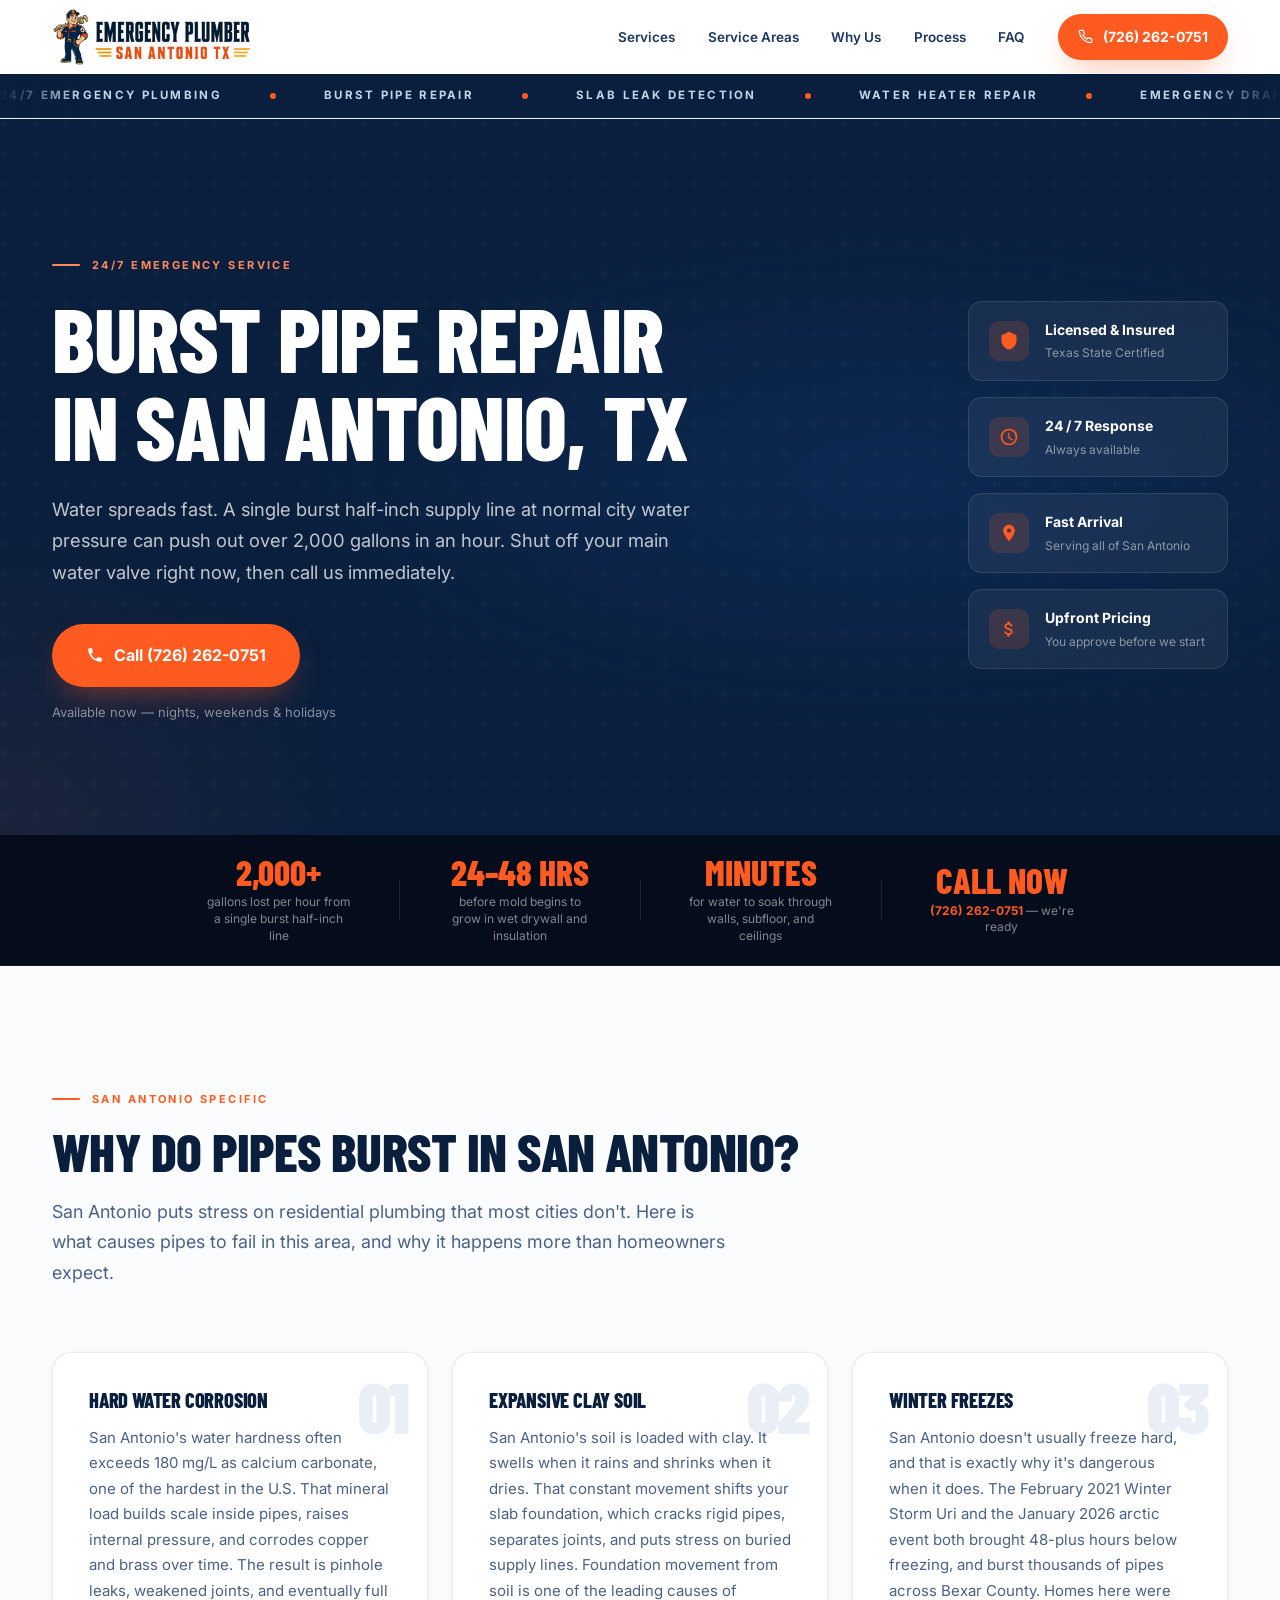
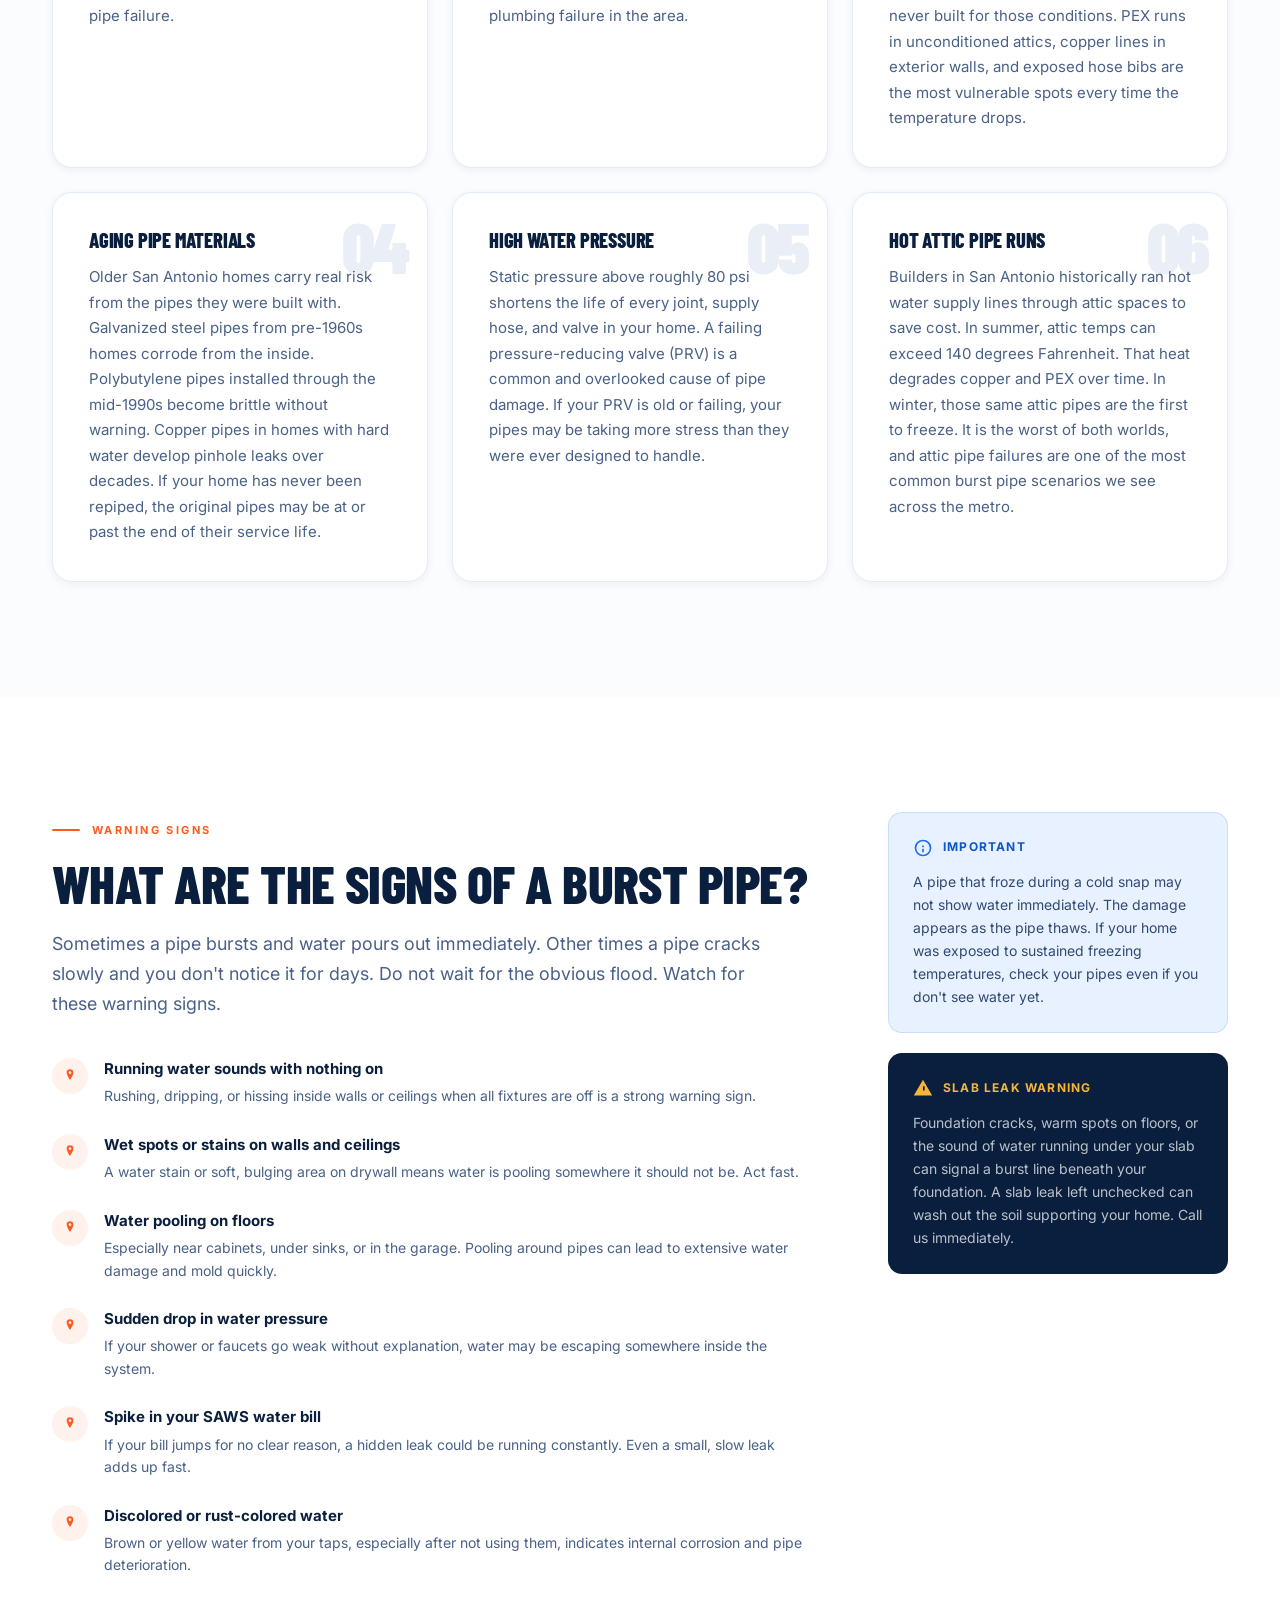
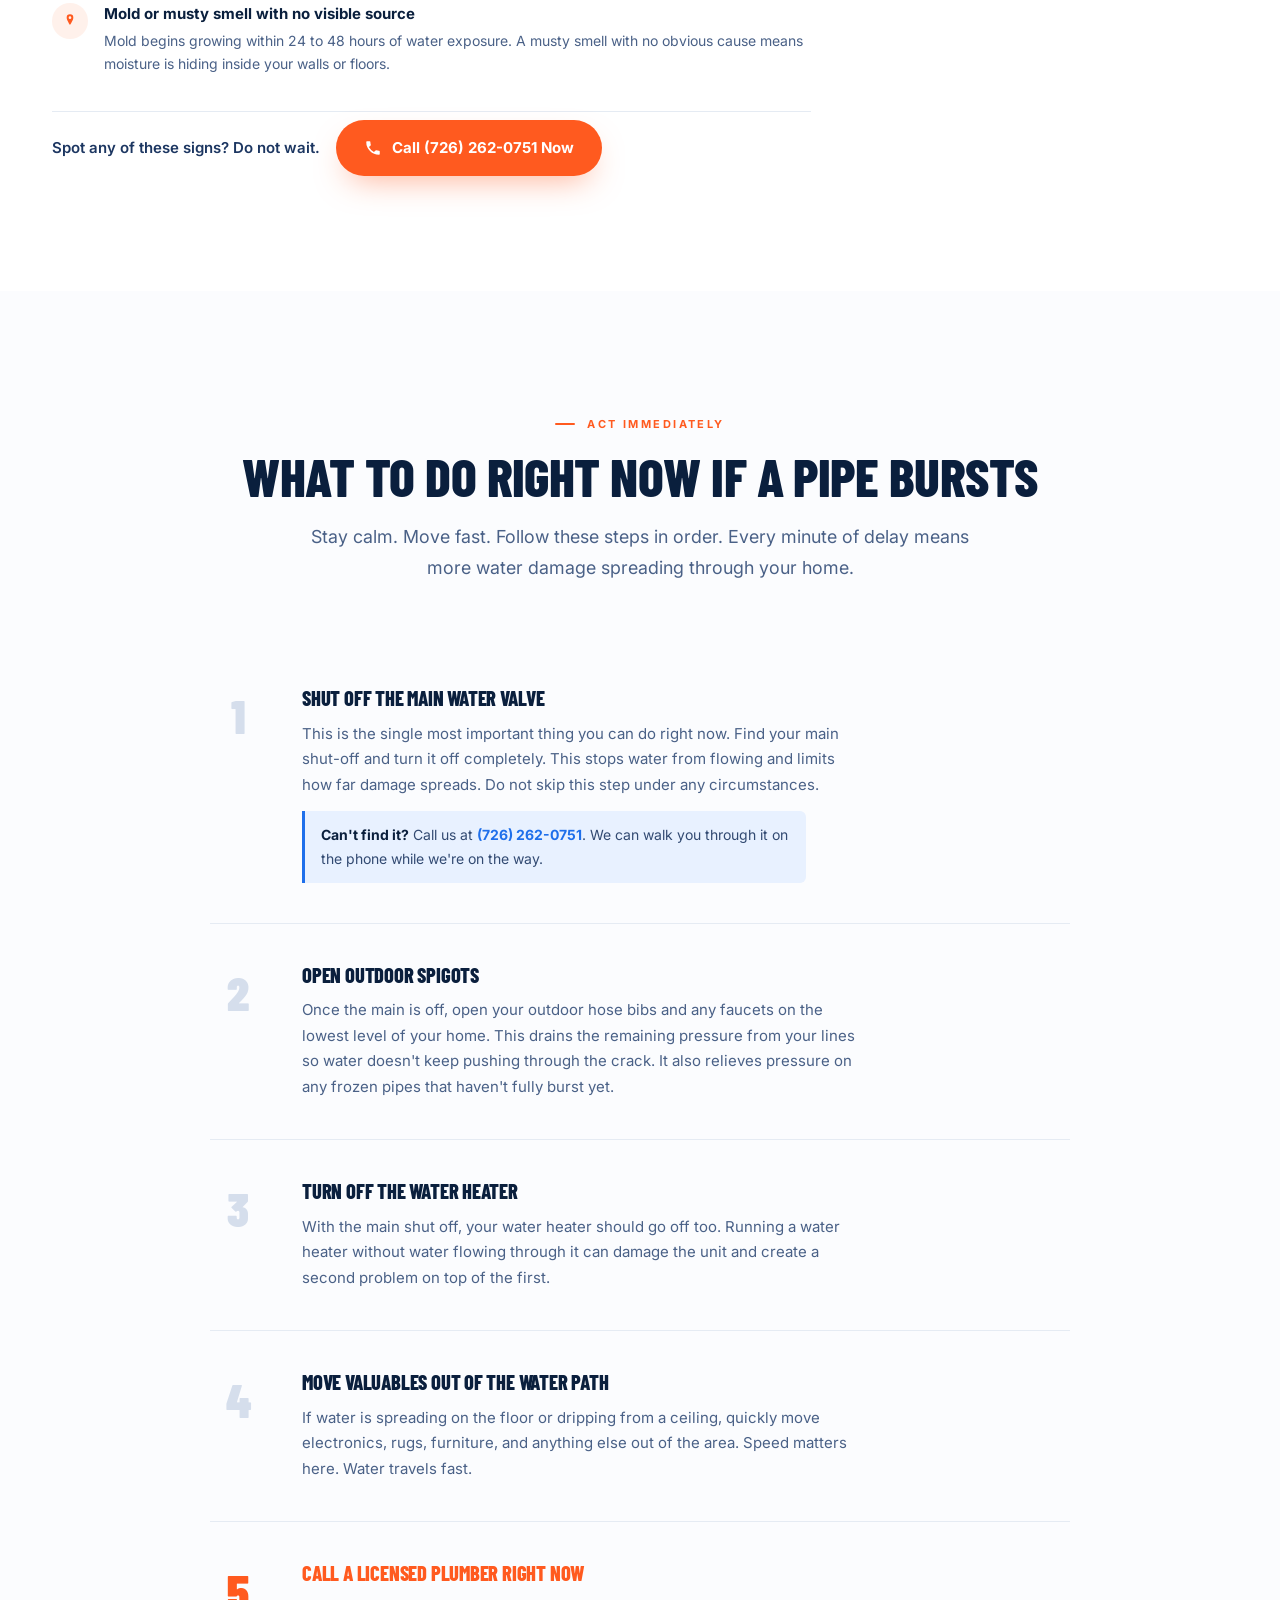
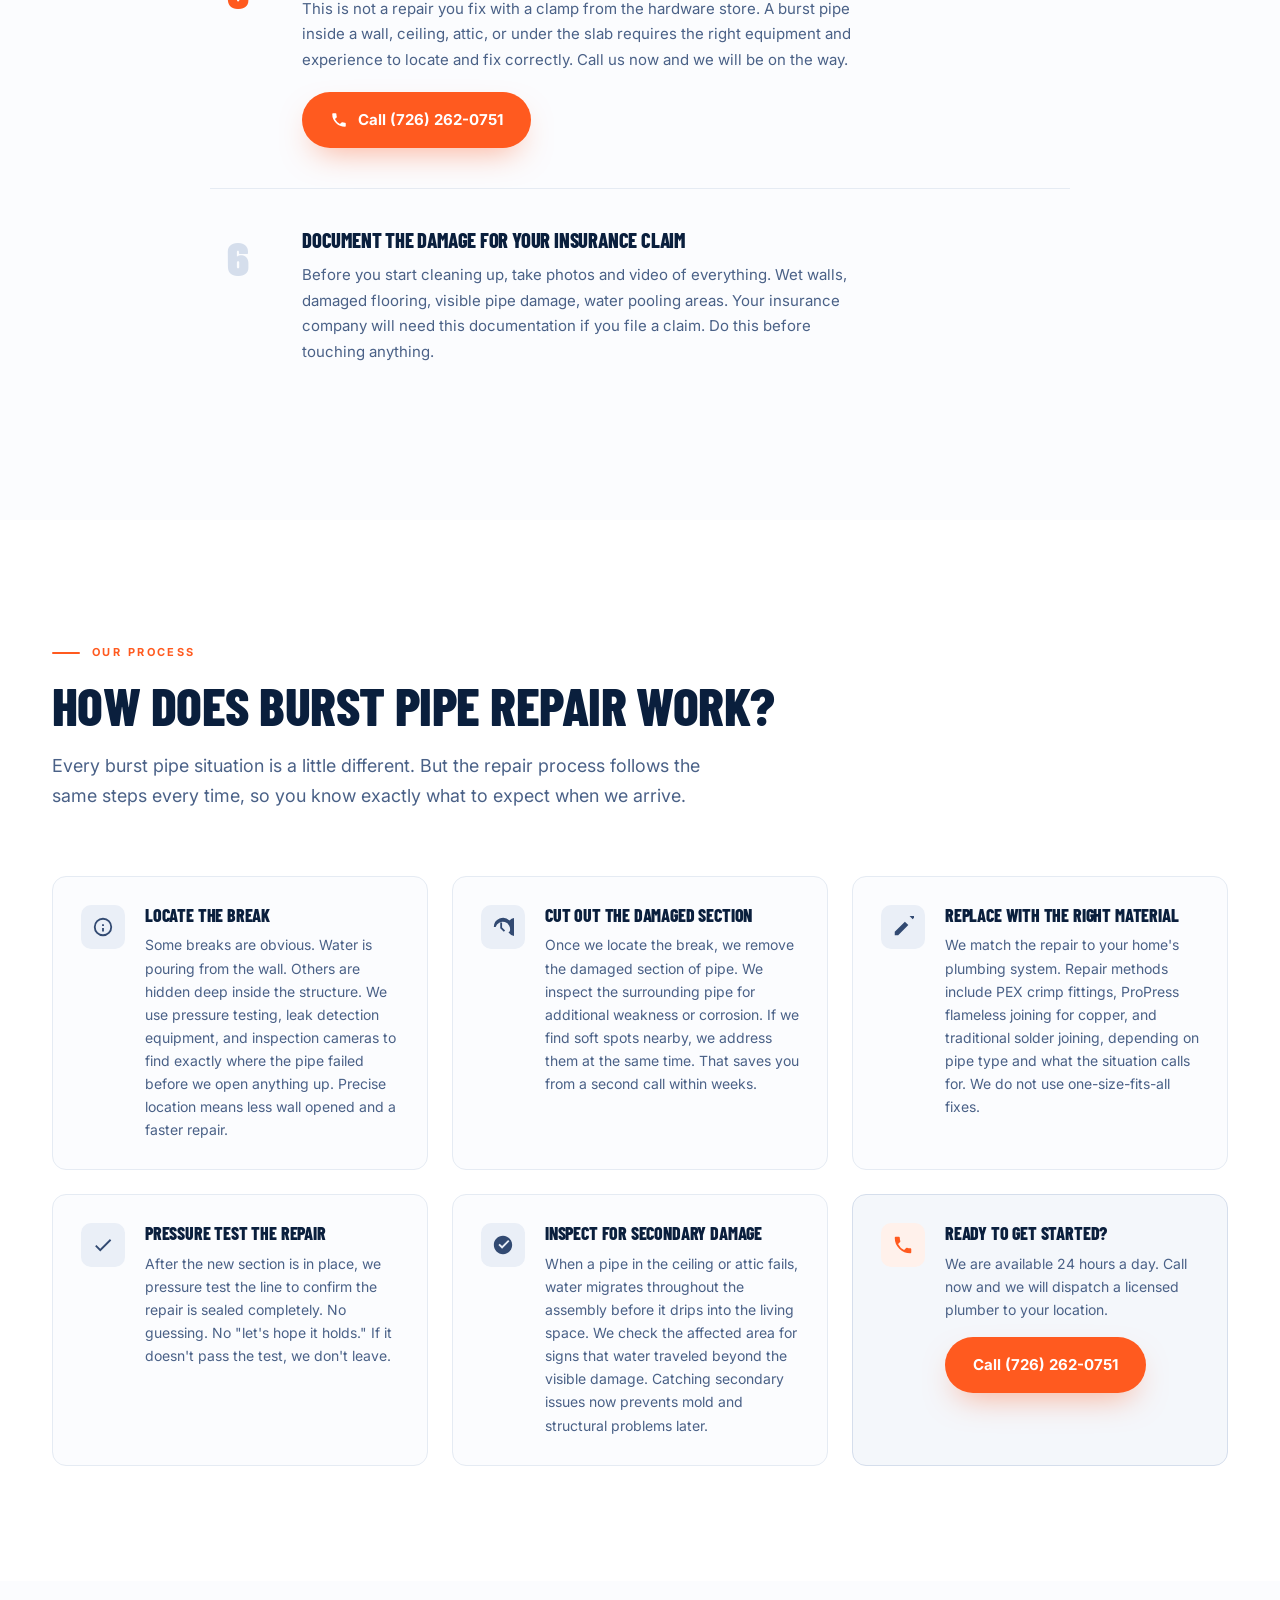
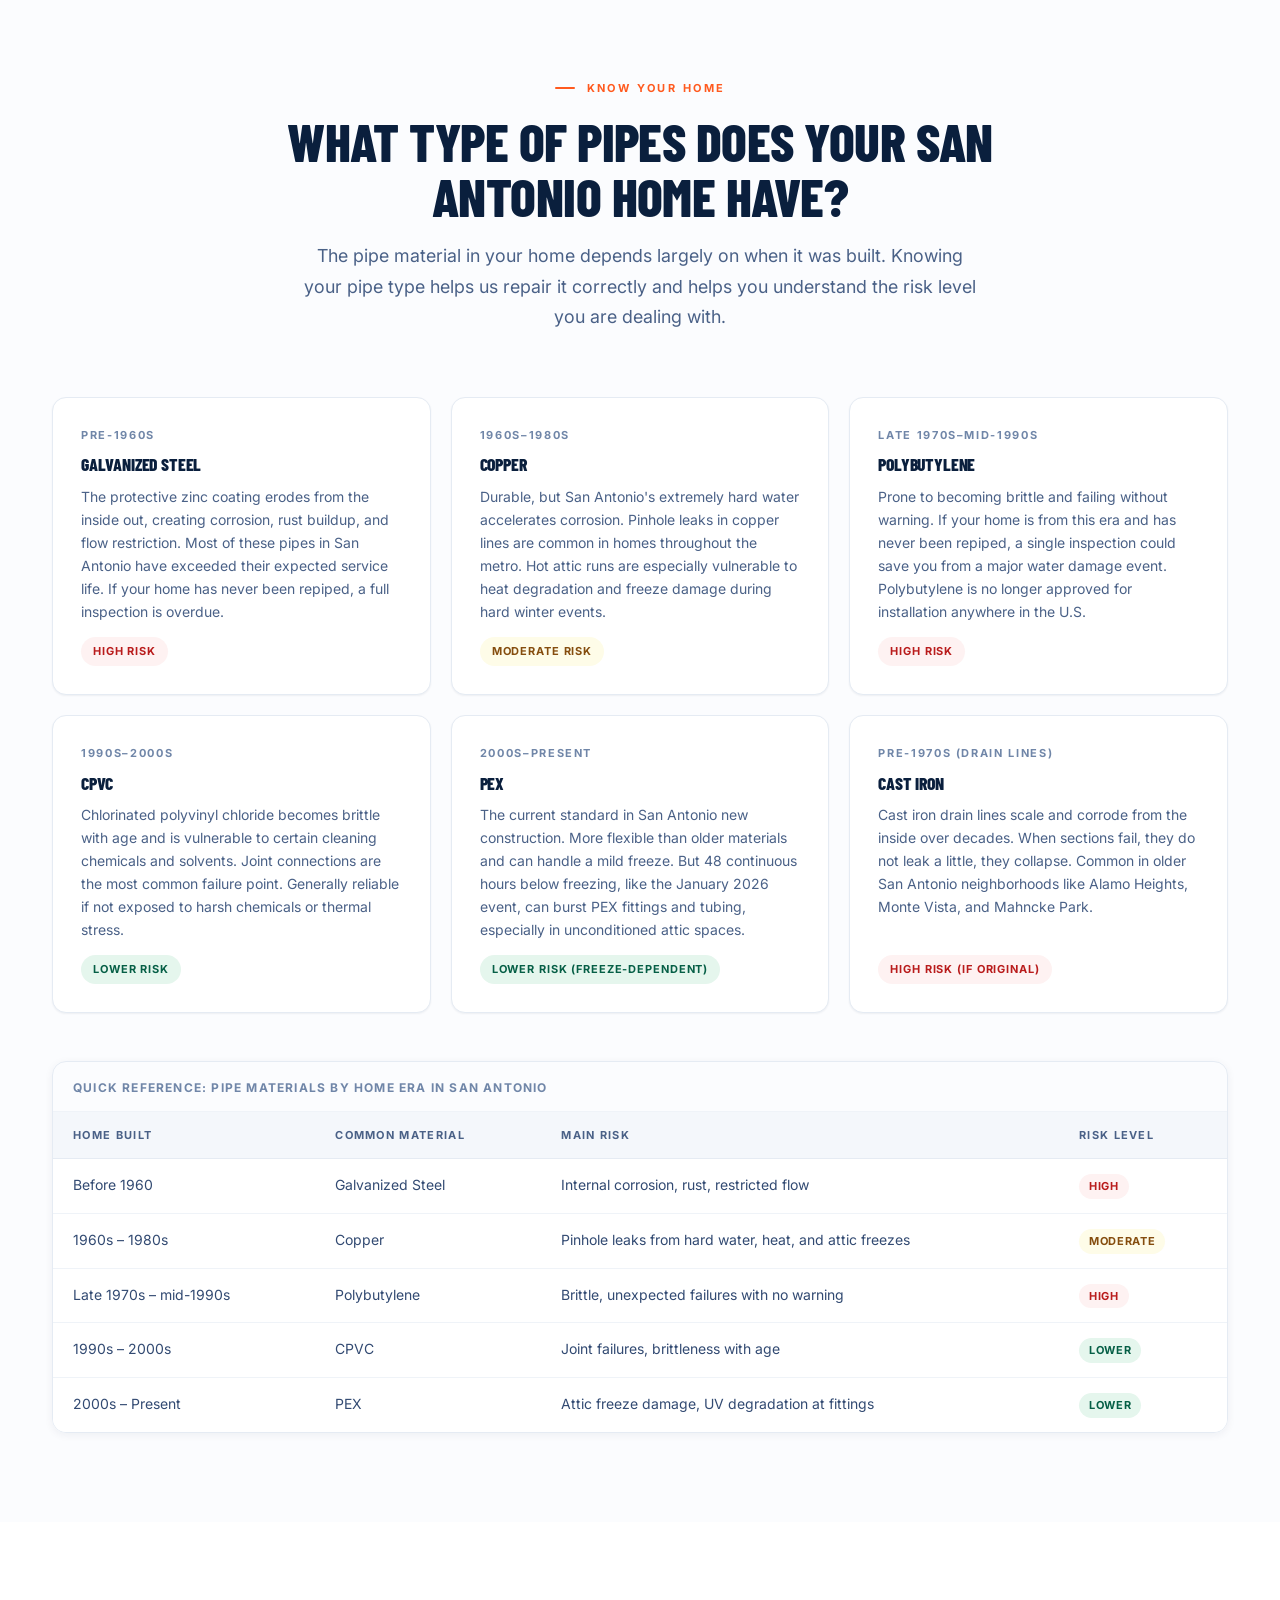
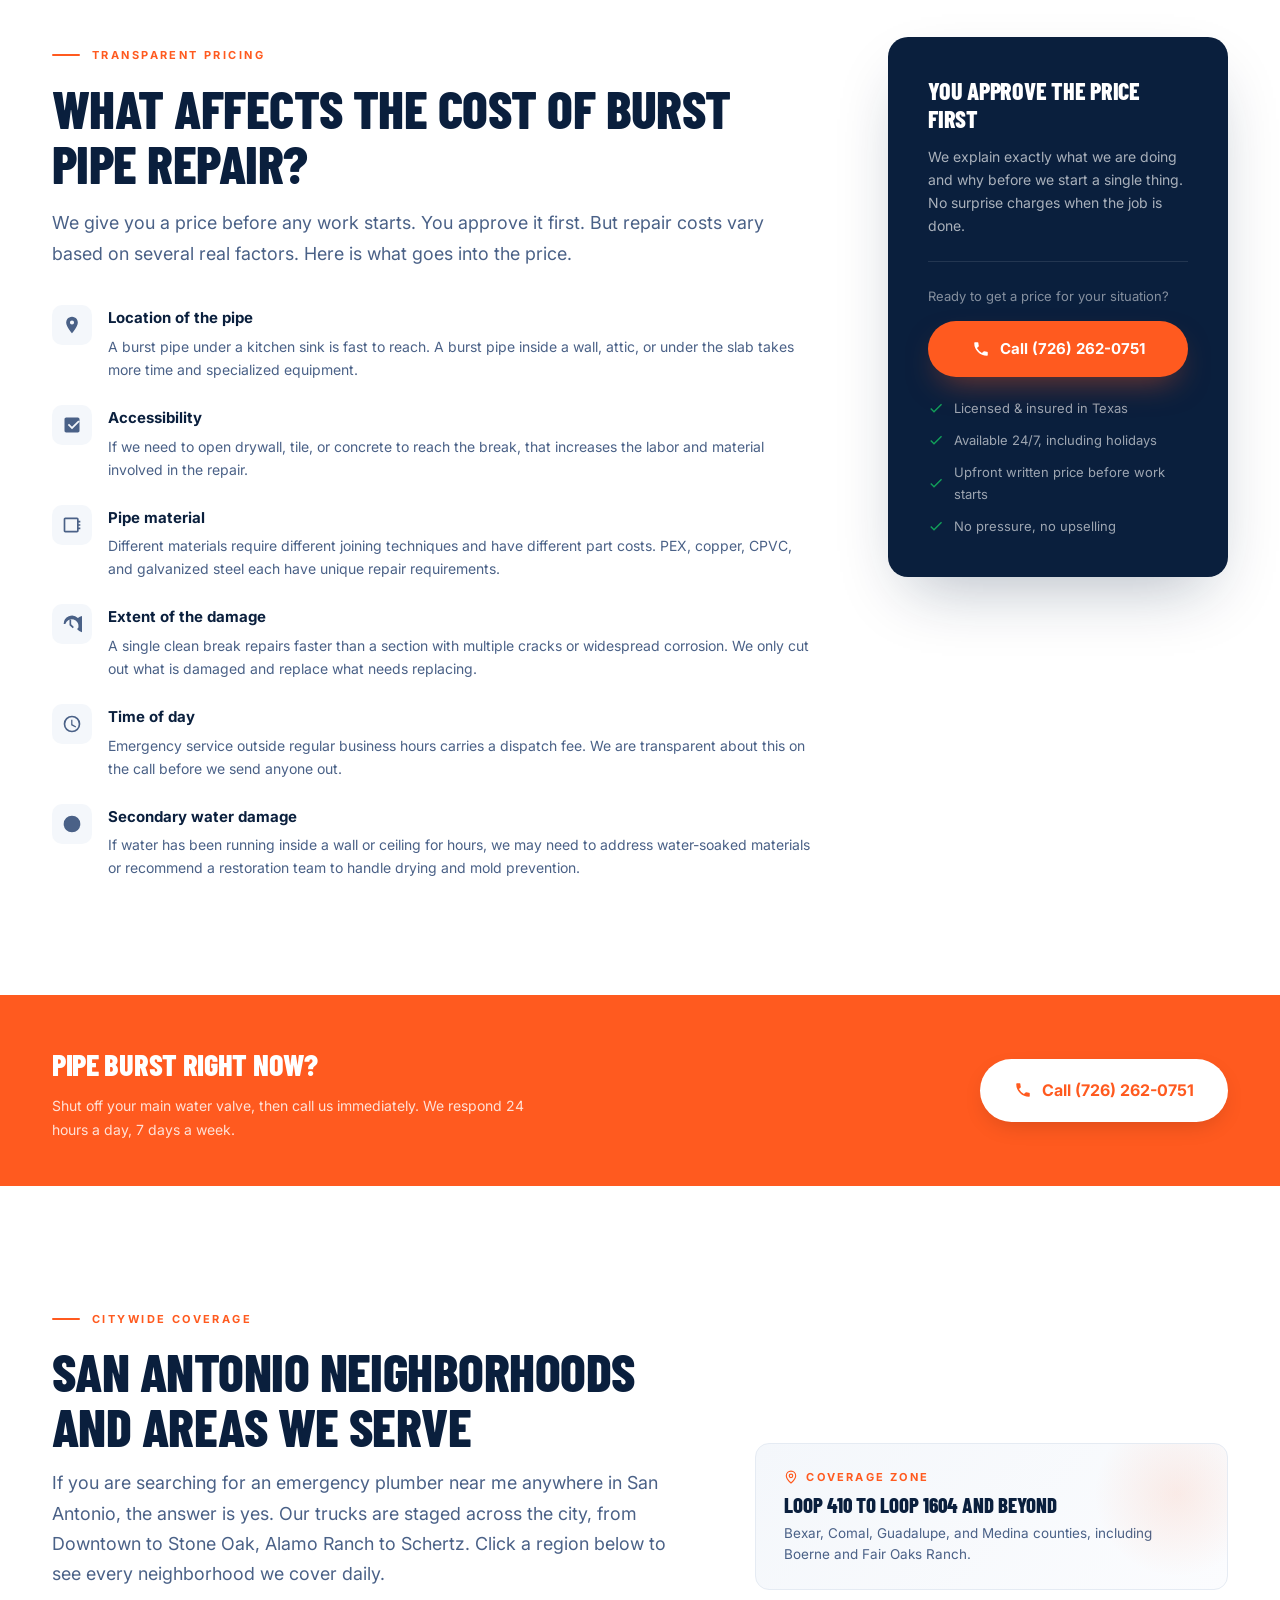
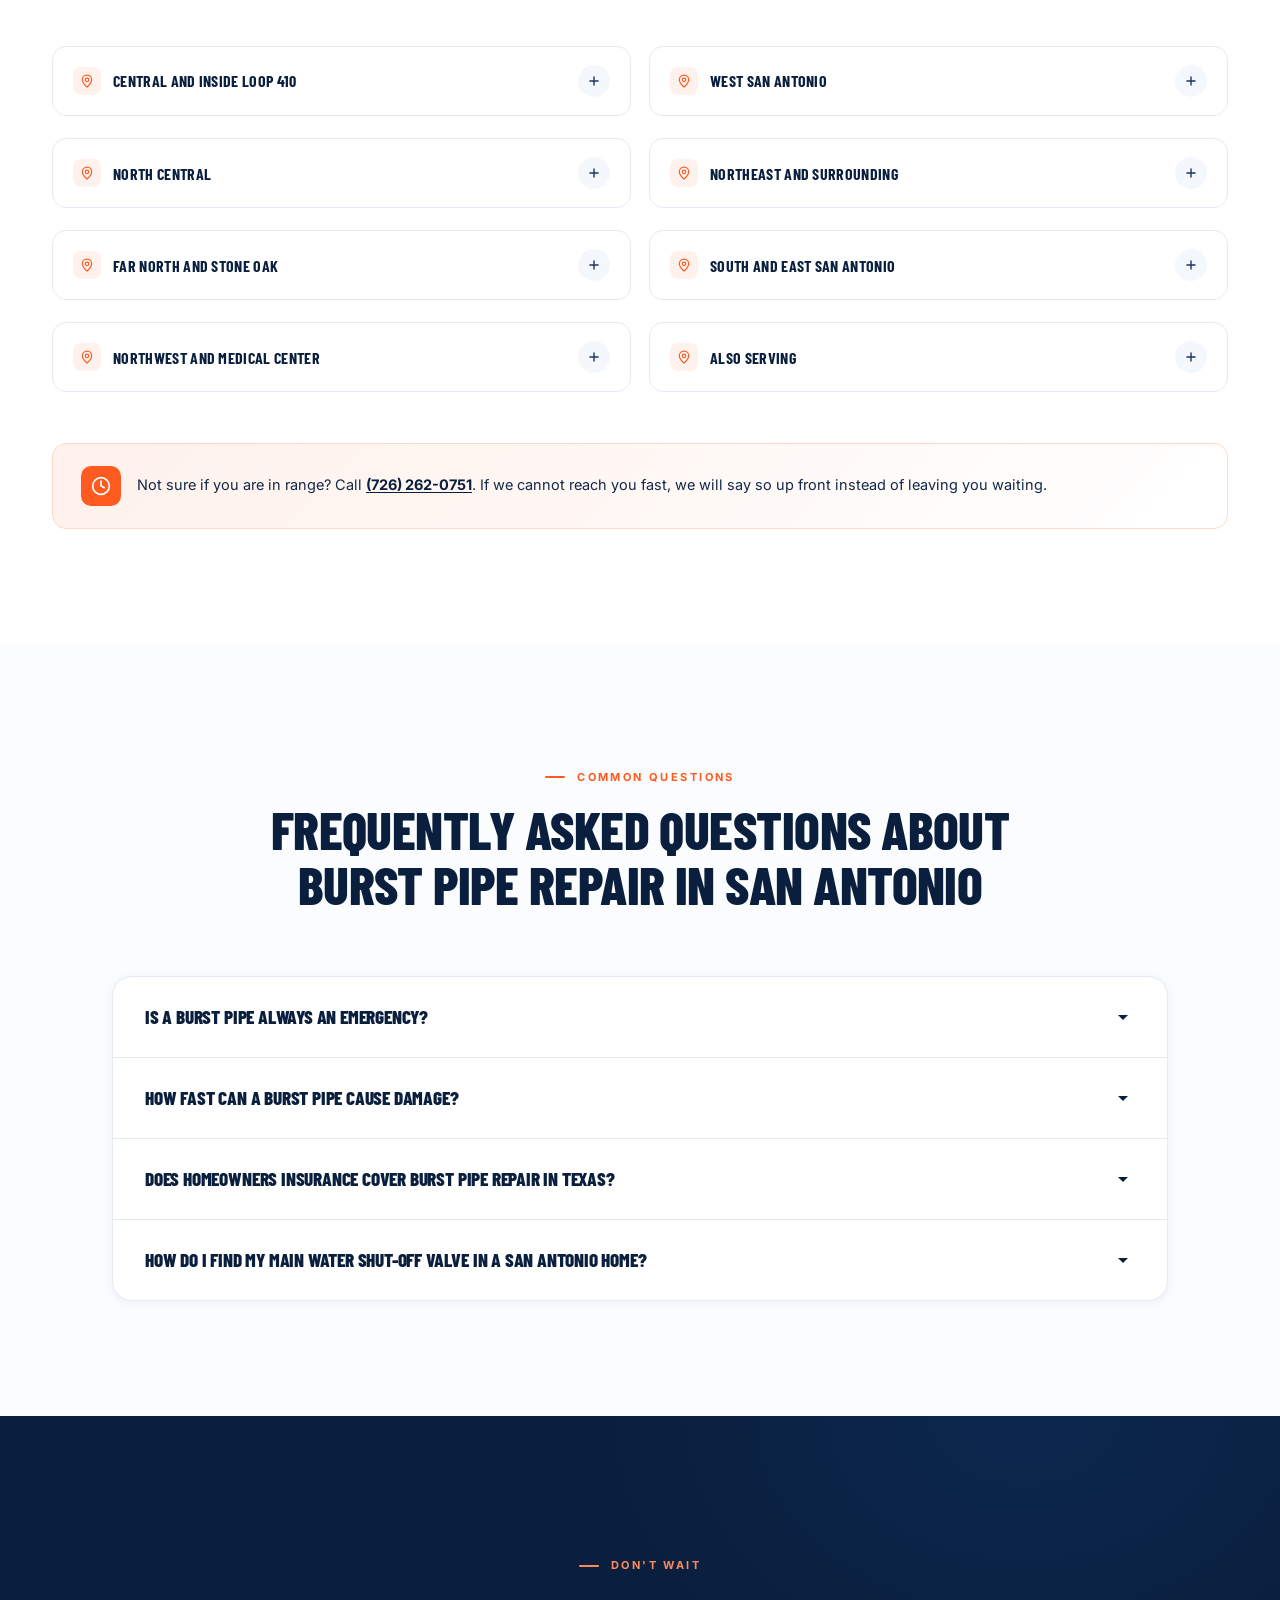
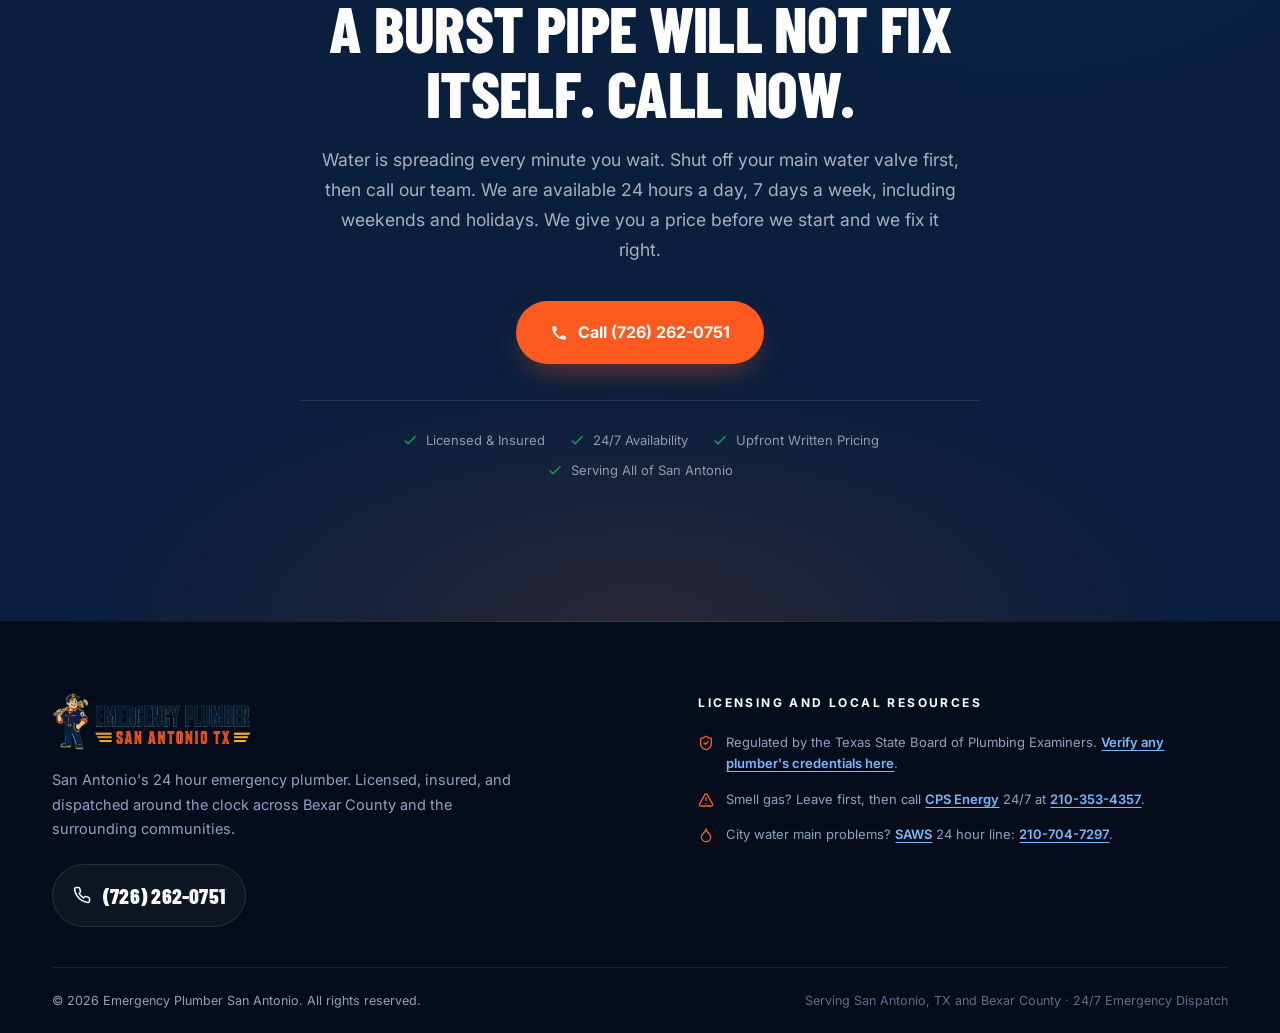
<file: burst-pipe-repair-in-san-antonio/index.html>
<!DOCTYPE html>
<html lang="en">
<head>
  <meta charset="UTF-8">
  <meta name="viewport" content="width=device-width, initial-scale=1.0">
  <title>Burst Pipe Repair San Antonio, TX | 24/7 Emergency Plumber</title>
  <meta name="description" content="Burst pipe in San Antonio? We respond 24/7, arrive fast, and fix it right. Licensed & insured. Upfront pricing. Call (726) 262-0751 now.">
  <link rel="canonical" href="https://emergency-plumber-san-antonio.com/burst-pipe-repair/">
  <meta name="robots" content="index, follow, max-image-preview:large, max-snippet:-1">
  <meta name="theme-color" content="#0A1F3D">

  <!-- Open Graph -->
  <meta property="og:type" content="website">
  <meta property="og:locale" content="en_US">
  <meta property="og:title" content="Burst Pipe Repair San Antonio, TX | 24/7 Emergency Plumber">
  <meta property="og:description" content="Burst pipe in San Antonio? We respond 24/7, arrive fast, and fix it right. Licensed & insured. Upfront pricing. Call (726) 262-0751 now.">
  <meta property="og:url" content="https://emergency-plumber-san-antonio.com/burst-pipe-repair/">
  <meta property="og:image" content="https://emergency-plumber-san-antonio.com/assets/images/burst-pipe-repair-san-antonio.webp">
  <meta property="og:site_name" content="Emergency Plumber San Antonio">

  <!-- Twitter -->
  <meta name="twitter:card" content="summary_large_image">
  <meta name="twitter:title" content="Burst Pipe Repair San Antonio, TX | 24/7 Emergency Plumber">
  <meta name="twitter:description" content="Burst pipe in San Antonio? We respond 24/7, arrive fast, and fix it right. Licensed & insured. Upfront pricing. Call (726) 262-0751 now.">
  <meta name="twitter:image" content="https://emergency-plumber-san-antonio.com/assets/images/burst-pipe-repair-san-antonio.webp">

  <!-- Favicons -->
  <link rel="icon" type="image/png" href="/assets/images/favicon-96x96.png" sizes="96x96">
  <link rel="icon" type="image/svg+xml" href="/assets/images/favicon.svg">
  <link rel="shortcut icon" href="/favicon.ico">
  <link rel="apple-touch-icon" sizes="180x180" href="/assets/images/apple-touch-icon.png">
  <meta name="apple-mobile-web-app-title" content="E Plumber">
  <link rel="manifest" href="/site.webmanifest">

  <!-- Fonts -->
  <link rel="preconnect" href="https://fonts.googleapis.com">
  <link rel="preconnect" href="https://fonts.gstatic.com" crossorigin>
  <link href="https://fonts.googleapis.com/css2?family=Barlow+Condensed:wght@500;600;700;800;900&family=Inter:wght@400;500;600;700&display=swap" rel="stylesheet">

  <!-- Page Styles -->
  <link rel="stylesheet" href="/assets/css/styles.css">
  <link rel="stylesheet" href="/assets/css/burst-Pipe-Repair-in-San-Antonio.css">

  <script>document.documentElement.classList.add('js')</script>
</head>
<body>

  <!-- Icon sprite (same as homepage) -->
<svg xmlns="http://www.w3.org/2000/svg" style="display:none" aria-hidden="true">
  <symbol id="i-phone" viewBox="0 0 24 24" fill="none" stroke="currentColor" stroke-width="2" stroke-linecap="round" stroke-linejoin="round"><path d="M22 16.92v3a2 2 0 0 1-2.18 2 19.79 19.79 0 0 1-8.63-3.07 19.5 19.5 0 0 1-6-6 19.79 19.79 0 0 1-3.07-8.67A2 2 0 0 1 4.11 2h3a2 2 0 0 1 2 1.72 12.84 12.84 0 0 0 .7 2.81 2 2 0 0 1-.45 2.11L8.09 9.91a16 16 0 0 0 6 6l1.27-1.27a2 2 0 0 1 2.11-.45 12.84 12.84 0 0 0 2.81.7A2 2 0 0 1 22 16.92z"/></symbol>
  <symbol id="i-clock" viewBox="0 0 24 24" fill="none" stroke="currentColor" stroke-width="2" stroke-linecap="round" stroke-linejoin="round"><circle cx="12" cy="12" r="10"/><path d="M12 6v6l4 2"/></symbol>
  <symbol id="i-shield" viewBox="0 0 24 24" fill="none" stroke="currentColor" stroke-width="2" stroke-linecap="round" stroke-linejoin="round"><path d="M20 13c0 5-3.5 7.5-7.66 8.95a1 1 0 0 1-.67-.01C7.5 20.5 4 18 4 13V6a1 1 0 0 1 1-1c2 0 4.5-1.2 6.24-2.72a1.17 1.17 0 0 1 1.52 0C14.51 3.81 17 5 19 5a1 1 0 0 1 1 1z"/><path d="m9 12 2 2 4-4"/></symbol>
  <symbol id="i-check" viewBox="0 0 24 24" fill="none" stroke="currentColor" stroke-width="2.5" stroke-linecap="round" stroke-linejoin="round"><path d="M20 6 9 17l-5-5"/></symbol>
  <symbol id="i-pin" viewBox="0 0 24 24" fill="none" stroke="currentColor" stroke-width="2" stroke-linecap="round" stroke-linejoin="round"><path d="M20 10c0 4.993-5.539 10.193-7.399 11.799a1 1 0 0 1-1.202 0C9.539 20.193 4 14.993 4 10a8 8 0 0 1 16 0"/><circle cx="12" cy="10" r="3"/></symbol>
  <symbol id="i-drop" viewBox="0 0 24 24" fill="none" stroke="currentColor" stroke-width="2" stroke-linecap="round" stroke-linejoin="round"><path d="M12 22a7 7 0 0 0 7-7c0-2-1-3.9-3-5.5s-3.5-4-4-6.5c-.5 2.5-2 4.9-4 6.5C6 11.1 5 13 5 15a7 7 0 0 0 7 7z"/></symbol>
  <symbol id="i-wrench" viewBox="0 0 24 24" fill="none" stroke="currentColor" stroke-width="2" stroke-linecap="round" stroke-linejoin="round"><path d="M14.7 6.3a1 1 0 0 0 0 1.4l1.6 1.6a1 1 0 0 0 1.4 0l3.77-3.77a6 6 0 0 1-7.94 7.94l-6.91 6.91a2.12 2.12 0 0 1-3-3l6.91-6.91a6 6 0 0 1 7.94-7.94l-3.76 3.76z"/></symbol>
  <symbol id="i-flame" viewBox="0 0 24 24" fill="none" stroke="currentColor" stroke-width="2" stroke-linecap="round" stroke-linejoin="round"><path d="M8.5 14.5A2.5 2.5 0 0 0 11 12c0-1.38-.5-2-1-3-1.072-2.143-.224-4.054 2-6 .5 2.5 2 4.9 4 6.5 2 1.6 3 3.5 3 5.5a7 7 0 1 1-14 0c0-1.153.433-2.294 1-3a2.5 2.5 0 0 0 2.5 2.5z"/></symbol>
  <symbol id="i-zap" viewBox="0 0 24 24" fill="none" stroke="currentColor" stroke-width="2" stroke-linecap="round" stroke-linejoin="round"><path d="M4 14a1 1 0 0 1-.78-1.63l9.9-10.2a.5.5 0 0 1 .86.46l-1.92 6.02A1 1 0 0 0 13 10h7a1 1 0 0 1 .78 1.63l-9.9 10.2a.5.5 0 0 1-.86-.46l1.92-6.02A1 1 0 0 0 11 14z"/></symbol>
  <symbol id="i-gauge" viewBox="0 0 24 24" fill="none" stroke="currentColor" stroke-width="2" stroke-linecap="round" stroke-linejoin="round"><path d="m12 14 4-4"/><path d="M3.34 19a10 10 0 1 1 17.32 0"/></symbol>
  <symbol id="i-waves" viewBox="0 0 24 24" fill="none" stroke="currentColor" stroke-width="2" stroke-linecap="round" stroke-linejoin="round"><path d="M2 6c.6.5 1.2 1 2.5 1 2.5 0 2.5-2 5-2 2.6 0 2.4 2 5 2 2.5 0 2.5-2 5-2 1.3 0 1.9.5 2.5 1"/><path d="M2 12c.6.5 1.2 1 2.5 1 2.5 0 2.5-2 5-2 2.6 0 2.4 2 5 2 2.5 0 2.5-2 5-2 1.3 0 1.9.5 2.5 1"/><path d="M2 18c.6.5 1.2 1 2.5 1 2.5 0 2.5-2 5-2 2.6 0 2.4 2 5 2 2.5 0 2.5-2 5-2 1.3 0 1.9.5 2.5 1"/></symbol>
  <symbol id="i-home" viewBox="0 0 24 24" fill="none" stroke="currentColor" stroke-width="2" stroke-linecap="round" stroke-linejoin="round"><path d="m3 9 9-7 9 7v11a2 2 0 0 1-2 2H5a2 2 0 0 1-2-2z"/><path d="M9 22V12h6v10"/></symbol>
  <symbol id="i-building" viewBox="0 0 24 24" fill="none" stroke="currentColor" stroke-width="2" stroke-linecap="round" stroke-linejoin="round"><path d="M6 22V4a2 2 0 0 1 2-2h8a2 2 0 0 1 2 2v18Z"/><path d="M6 12H4a2 2 0 0 0-2 2v6a2 2 0 0 0 2 2h2"/><path d="M18 9h2a2 2 0 0 1 2 2v9a2 2 0 0 1-2 2h-2"/><path d="M10 6h4"/><path d="M10 10h4"/><path d="M10 14h4"/><path d="M10 18h4"/></symbol>
  <symbol id="i-menu" viewBox="0 0 24 24" fill="none" stroke="currentColor" stroke-width="2.2" stroke-linecap="round"><path d="M4 6h16M4 12h16M4 18h16"/></symbol>
  <symbol id="i-x" viewBox="0 0 24 24" fill="none" stroke="currentColor" stroke-width="2.2" stroke-linecap="round"><path d="M18 6 6 18"/><path d="m6 6 12 12"/></symbol>
  <symbol id="i-arrow" viewBox="0 0 24 24" fill="none" stroke="currentColor" stroke-width="2" stroke-linecap="round" stroke-linejoin="round"><path d="M5 12h14"/><path d="m12 5 7 7-7 7"/></symbol>
  <symbol id="i-chev" viewBox="0 0 24 24" fill="none" stroke="currentColor" stroke-width="2.4" stroke-linecap="round" stroke-linejoin="round"><path d="m6 9 6 6 6-6"/></symbol>
  <symbol id="i-alert" viewBox="0 0 24 24" fill="none" stroke="currentColor" stroke-width="2" stroke-linecap="round" stroke-linejoin="round"><path d="m21.73 18-8-14a2 2 0 0 0-3.48 0l-8 14A2 2 0 0 0 4 21h16a2 2 0 0 0 1.73-3Z"/><path d="M12 9v4"/><path d="M12 17h.01"/></symbol>
  <symbol id="i-plus" viewBox="0 0 24 24" fill="none" stroke="currentColor" stroke-width="2.4" stroke-linecap="round"><path d="M12 5v14M5 12h14"/></symbol>
  <symbol id="i-star" viewBox="0 0 24 24"><path d="M11.525 2.295a.53.53 0 0 1 .95 0l2.31 4.679a2.123 2.123 0 0 0 1.595 1.16l5.166.756a.53.53 0 0 1 .294.904l-3.736 3.638a2.123 2.123 0 0 0-.611 1.878l.882 5.14a.53.53 0 0 1-.771.56l-4.618-2.428a2.122 2.122 0 0 0-1.973 0L6.396 21.01a.53.53 0 0 1-.77-.56l.881-5.139a2.122 2.122 0 0 0-.611-1.879L2.16 9.795a.53.53 0 0 1 .294-.906l5.165-.755a2.122 2.122 0 0 0 1.597-1.16z"/></symbol>
</svg>

<!-- ============================================================
     HEADER INJECTED BY TEMPLATE
============================================================ -->

<!-- ============ HEADER ============ -->
<header class="site-head" id="siteHead">
  <div class="container nav-inner">
    <a class="logo" href="/" aria-label="Emergency Plumber San Antonio, back to top">
      <img src="/assets/images/logo.webp" alt="Emergency Plumber San Antonio Logo" width="1280" height="362" class="logo-img">
    </a>
    <button class="burger" id="burger" aria-expanded="false" aria-controls="navList" aria-label="Open menu">
      <svg class="ic-menu" aria-hidden="true"><use href="#i-menu"/></svg>
      <svg class="ic-x" aria-hidden="true"><use href="#i-x"/></svg>
    </button>
    <nav class="main-nav" aria-label="Primary">
      <ul id="navList">
        <li><a href="/#services">Services</a></li>
        <li><a href="#areas">Service Areas</a></li>
        <li><a href="/#why-us">Why Us</a></li>
        <li><a href="#how-repair-works">Process</a></li>
        <li><a href="#faq">FAQ</a></li>
      </ul>
    </nav>
    <a class="head-call" href="tel:+17262620751">
      <svg aria-hidden="true"><use href="#i-phone"/></svg>
      (726) 262-0751
    </a>
  </div>

  <!-- Marquee ticker -->
  <div class="ticker" aria-hidden="true">
    <div class="ticker-track">
      <div class="ticker-set">
        <span class="ticker-item">24/7 Emergency Plumbing</span>
        <span class="ticker-item">Burst Pipe Repair</span>
        <span class="ticker-item">Slab Leak Detection</span>
        <span class="ticker-item">Water Heater Repair</span>
        <span class="ticker-item">Emergency Drain Cleaning</span>
        <span class="ticker-item">Sewer Line Repair</span>
        <span class="ticker-item">Gas Leak Repair</span>
        <span class="ticker-item">Toilet Overflow Repair</span>
        <span class="ticker-item">Water Line Repair</span>
        <span class="ticker-item">Frozen Pipe Thawing</span>
        <span class="ticker-item">60 Minute Arrival</span>
        <span class="ticker-item">Licensed and Insured</span>
      </div>
      <div class="ticker-set" aria-hidden="true">
        <span class="ticker-item">24/7 Emergency Plumbing</span>
        <span class="ticker-item">Burst Pipe Repair</span>
        <span class="ticker-item">Slab Leak Detection</span>
        <span class="ticker-item">Water Heater Repair</span>
        <span class="ticker-item">Emergency Drain Cleaning</span>
        <span class="ticker-item">Sewer Line Repair</span>
        <span class="ticker-item">Gas Leak Repair</span>
        <span class="ticker-item">Toilet Overflow Repair</span>
        <span class="ticker-item">Water Line Repair</span>
        <span class="ticker-item">Frozen Pipe Thawing</span>
        <span class="ticker-item">60 Minute Arrival</span>
        <span class="ticker-item">Licensed and Insured</span>
      </div>
    </div>
  </div>
</header>


<main id="main-content">

  <!-- ============================================================
       HERO
  ============================================================ -->
  <section class="bpr-hero" aria-label="Burst pipe repair emergency service">
    <div class="bpr-hero__inner container">
      <div class="bpr-hero__content">
        <span class="eyebrow on-dark">24/7 Emergency Service</span>
        <h1 class="bpr-hero__h1">Burst Pipe Repair<br>in San Antonio, TX</h1>
        <p class="bpr-hero__lead">
          Water spreads fast. A single burst half-inch supply line at normal city water pressure can push out over 2,000 gallons in an hour. Shut off your main water valve right now, then call us immediately.
        </p>
        <div class="bpr-hero__cta-group">
          <a href="tel:+17262620751" class="btn btn-accent btn-lg bpr-pulse">
            <svg xmlns="http://www.w3.org/2000/svg" viewBox="0 0 24 24" fill="currentColor" aria-hidden="true"><path d="M6.62 10.79a15.05 15.05 0 006.59 6.59l2.2-2.2a1 1 0 011.01-.24 11.47 11.47 0 003.6.57 1 1 0 011 1V20a1 1 0 01-1 1A17 17 0 013 4a1 1 0 011-1h3.5a1 1 0 011 1 11.47 11.47 0 00.57 3.6 1 1 0 01-.25 1.01l-2.2 2.18z"/></svg>
            Call (726) 262-0751
          </a>
          <p class="bpr-hero__sub">Available now &mdash; nights, weekends &amp; holidays</p>
        </div>
      </div>
      <div class="bpr-hero__badges" aria-label="Trust indicators">
        <div class="bpr-badge">
          <div class="bpr-badge__icon" aria-hidden="true">
            <svg xmlns="http://www.w3.org/2000/svg" viewBox="0 0 24 24" fill="currentColor"><path d="M12 1l9 4v6c0 5.25-3.84 10.15-9 11.32C6.84 21.15 3 16.25 3 11V5l9-4z"/></svg>
          </div>
          <div class="bpr-badge__text">
            <strong>Licensed &amp; Insured</strong>
            <span>Texas State Certified</span>
          </div>
        </div>
        <div class="bpr-badge">
          <div class="bpr-badge__icon" aria-hidden="true">
            <svg xmlns="http://www.w3.org/2000/svg" viewBox="0 0 24 24" fill="currentColor"><path d="M12 2a10 10 0 110 20A10 10 0 0112 2zm0 2a8 8 0 100 16A8 8 0 0012 4zm.5 3v5.25l4.5 2.67-.75 1.27L11 13.5V7h1.5z"/></svg>
          </div>
          <div class="bpr-badge__text">
            <strong>24 / 7 Response</strong>
            <span>Always available</span>
          </div>
        </div>
        <div class="bpr-badge">
          <div class="bpr-badge__icon" aria-hidden="true">
            <svg xmlns="http://www.w3.org/2000/svg" viewBox="0 0 24 24" fill="currentColor"><path d="M12 2C8.13 2 5 5.13 5 9c0 5.25 7 13 7 13s7-7.75 7-13c0-3.87-3.13-7-7-7zm0 9.5a2.5 2.5 0 110-5 2.5 2.5 0 010 5z"/></svg>
          </div>
          <div class="bpr-badge__text">
            <strong>Fast Arrival</strong>
            <span>Serving all of San Antonio</span>
          </div>
        </div>
        <div class="bpr-badge">
          <div class="bpr-badge__icon" aria-hidden="true">
            <svg xmlns="http://www.w3.org/2000/svg" viewBox="0 0 24 24" fill="currentColor"><path d="M11.8 10.9c-2.27-.59-3-1.2-3-2.15 0-1.09 1.01-1.85 2.7-1.85 1.78 0 2.44.85 2.5 2.1h2.21c-.07-1.72-1.12-3.3-3.21-3.81V3h-3v2.16c-1.94.42-3.5 1.68-3.5 3.61 0 2.31 1.91 3.46 4.7 4.13 2.5.6 3 1.48 3 2.41 0 .69-.49 1.79-2.7 1.79-2.06 0-2.87-.92-2.98-2.1h-2.2c.12 2.19 1.76 3.42 3.68 3.83V21h3v-2.15c1.95-.37 3.5-1.5 3.5-3.55 0-2.84-2.43-3.81-4.7-4.4z"/></svg>
          </div>
          <div class="bpr-badge__text">
            <strong>Upfront Pricing</strong>
            <span>You approve before we start</span>
          </div>
        </div>
      </div>
    </div>
  </section>

  <!-- ============================================================
       URGENCY STRIP
  ============================================================ -->
  <div class="bpr-urgency-strip" role="complementary" aria-label="Emergency damage facts">
    <div class="container">
      <div class="bpr-urgency-strip__inner">
        <div class="bpr-urgency-item">
          <strong>2,000+</strong>
          <span>gallons lost per hour from a single burst half-inch line</span>
        </div>
        <div class="bpr-urgency-divider" aria-hidden="true"></div>
        <div class="bpr-urgency-item">
          <strong>24&ndash;48 hrs</strong>
          <span>before mold begins to grow in wet drywall and insulation</span>
        </div>
        <div class="bpr-urgency-divider" aria-hidden="true"></div>
        <div class="bpr-urgency-item">
          <strong>Minutes</strong>
          <span>for water to soak through walls, subfloor, and ceilings</span>
        </div>
        <div class="bpr-urgency-divider" aria-hidden="true"></div>
        <div class="bpr-urgency-item">
          <strong>Call Now</strong>
          <span><a href="tel:+17262620751">(726) 262-0751</a> &mdash; we're ready</span>
        </div>
      </div>
    </div>
  </div>

  <!-- ============================================================
       WHY PIPES BURST IN SAN ANTONIO
  ============================================================ -->
  <section class="sec bpr-causes" id="why-pipes-burst" aria-labelledby="causes-heading">
    <div class="container">
      <div class="sec-head">
        <span class="eyebrow">San Antonio Specific</span>
        <h2 id="causes-heading">Why Do Pipes Burst in San Antonio?</h2>
        <p class="lead">San Antonio puts stress on residential plumbing that most cities don't. Here is what causes pipes to fail in this area, and why it happens more than homeowners expect.</p>
      </div>
      <div class="bpr-causes__grid">

        <article class="bpr-cause-card">
          <div class="bpr-cause-card__num" aria-hidden="true">01</div>
          <h3>Hard Water Corrosion</h3>
          <p>San Antonio's water hardness often exceeds 180 mg/L as calcium carbonate, one of the hardest in the U.S. That mineral load builds scale inside pipes, raises internal pressure, and corrodes copper and brass over time. The result is pinhole leaks, weakened joints, and eventually full pipe failure.</p>
        </article>

        <article class="bpr-cause-card">
          <div class="bpr-cause-card__num" aria-hidden="true">02</div>
          <h3>Expansive Clay Soil</h3>
          <p>San Antonio's soil is loaded with clay. It swells when it rains and shrinks when it dries. That constant movement shifts your slab foundation, which cracks rigid pipes, separates joints, and puts stress on buried supply lines. Foundation movement from soil is one of the leading causes of plumbing failure in the area.</p>
        </article>

        <article class="bpr-cause-card">
          <div class="bpr-cause-card__num" aria-hidden="true">03</div>
          <h3>Winter Freezes</h3>
          <p>San Antonio doesn't usually freeze hard, and that is exactly why it's dangerous when it does. The February 2021 Winter Storm Uri and the January 2026 arctic event both brought 48-plus hours below freezing, and burst thousands of pipes across Bexar County. Homes here were never built for those conditions. PEX runs in unconditioned attics, copper lines in exterior walls, and exposed hose bibs are the most vulnerable spots every time the temperature drops.</p>
        </article>

        <article class="bpr-cause-card">
          <div class="bpr-cause-card__num" aria-hidden="true">04</div>
          <h3>Aging Pipe Materials</h3>
          <p>Older San Antonio homes carry real risk from the pipes they were built with. Galvanized steel pipes from pre-1960s homes corrode from the inside. Polybutylene pipes installed through the mid-1990s become brittle without warning. Copper pipes in homes with hard water develop pinhole leaks over decades. If your home has never been repiped, the original pipes may be at or past the end of their service life.</p>
        </article>

        <article class="bpr-cause-card">
          <div class="bpr-cause-card__num" aria-hidden="true">05</div>
          <h3>High Water Pressure</h3>
          <p>Static pressure above roughly 80 psi shortens the life of every joint, supply hose, and valve in your home. A failing pressure-reducing valve (PRV) is a common and overlooked cause of pipe damage. If your PRV is old or failing, your pipes may be taking more stress than they were ever designed to handle.</p>
        </article>

        <article class="bpr-cause-card">
          <div class="bpr-cause-card__num" aria-hidden="true">06</div>
          <h3>Hot Attic Pipe Runs</h3>
          <p>Builders in San Antonio historically ran hot water supply lines through attic spaces to save cost. In summer, attic temps can exceed 140 degrees Fahrenheit. That heat degrades copper and PEX over time. In winter, those same attic pipes are the first to freeze. It is the worst of both worlds, and attic pipe failures are one of the most common burst pipe scenarios we see across the metro.</p>
        </article>

      </div>
    </div>
  </section>

  <!-- ============================================================
       SIGNS OF A BURST PIPE
  ============================================================ -->
  <section class="sec bpr-signs" id="signs-burst-pipe" aria-labelledby="signs-heading">
    <div class="container">
      <div class="bpr-signs__layout">
        <div class="bpr-signs__content">
          <span class="eyebrow">Warning Signs</span>
          <h2 id="signs-heading">What Are the Signs of a Burst Pipe?</h2>
          <p class="lead">Sometimes a pipe bursts and water pours out immediately. Other times a pipe cracks slowly and you don't notice it for days. Do not wait for the obvious flood. Watch for these warning signs.</p>

          <ul class="bpr-checklist" role="list">
            <li class="bpr-checklist__item">
              <span class="bpr-checklist__icon" aria-hidden="true">
                <svg xmlns="http://www.w3.org/2000/svg" viewBox="0 0 24 24" fill="currentColor"><path d="M12 2a5 5 0 015 5c0 3.5-5 11-5 11S7 10.5 7 7a5 5 0 015-5zm0 7a2 2 0 100-4 2 2 0 000 4z"/></svg>
              </span>
              <div>
                <strong>Running water sounds with nothing on</strong>
                <p>Rushing, dripping, or hissing inside walls or ceilings when all fixtures are off is a strong warning sign.</p>
              </div>
            </li>
            <li class="bpr-checklist__item">
              <span class="bpr-checklist__icon" aria-hidden="true">
                <svg xmlns="http://www.w3.org/2000/svg" viewBox="0 0 24 24" fill="currentColor"><path d="M12 2a5 5 0 015 5c0 3.5-5 11-5 11S7 10.5 7 7a5 5 0 015-5zm0 7a2 2 0 100-4 2 2 0 000 4z"/></svg>
              </span>
              <div>
                <strong>Wet spots or stains on walls and ceilings</strong>
                <p>A water stain or soft, bulging area on drywall means water is pooling somewhere it should not be. Act fast.</p>
              </div>
            </li>
            <li class="bpr-checklist__item">
              <span class="bpr-checklist__icon" aria-hidden="true">
                <svg xmlns="http://www.w3.org/2000/svg" viewBox="0 0 24 24" fill="currentColor"><path d="M12 2a5 5 0 015 5c0 3.5-5 11-5 11S7 10.5 7 7a5 5 0 015-5zm0 7a2 2 0 100-4 2 2 0 000 4z"/></svg>
              </span>
              <div>
                <strong>Water pooling on floors</strong>
                <p>Especially near cabinets, under sinks, or in the garage. Pooling around pipes can lead to extensive water damage and mold quickly.</p>
              </div>
            </li>
            <li class="bpr-checklist__item">
              <span class="bpr-checklist__icon" aria-hidden="true">
                <svg xmlns="http://www.w3.org/2000/svg" viewBox="0 0 24 24" fill="currentColor"><path d="M12 2a5 5 0 015 5c0 3.5-5 11-5 11S7 10.5 7 7a5 5 0 015-5zm0 7a2 2 0 100-4 2 2 0 000 4z"/></svg>
              </span>
              <div>
                <strong>Sudden drop in water pressure</strong>
                <p>If your shower or faucets go weak without explanation, water may be escaping somewhere inside the system.</p>
              </div>
            </li>
            <li class="bpr-checklist__item">
              <span class="bpr-checklist__icon" aria-hidden="true">
                <svg xmlns="http://www.w3.org/2000/svg" viewBox="0 0 24 24" fill="currentColor"><path d="M12 2a5 5 0 015 5c0 3.5-5 11-5 11S7 10.5 7 7a5 5 0 015-5zm0 7a2 2 0 100-4 2 2 0 000 4z"/></svg>
              </span>
              <div>
                <strong>Spike in your SAWS water bill</strong>
                <p>If your bill jumps for no clear reason, a hidden leak could be running constantly. Even a small, slow leak adds up fast.</p>
              </div>
            </li>
            <li class="bpr-checklist__item">
              <span class="bpr-checklist__icon" aria-hidden="true">
                <svg xmlns="http://www.w3.org/2000/svg" viewBox="0 0 24 24" fill="currentColor"><path d="M12 2a5 5 0 015 5c0 3.5-5 11-5 11S7 10.5 7 7a5 5 0 015-5zm0 7a2 2 0 100-4 2 2 0 000 4z"/></svg>
              </span>
              <div>
                <strong>Discolored or rust-colored water</strong>
                <p>Brown or yellow water from your taps, especially after not using them, indicates internal corrosion and pipe deterioration.</p>
              </div>
            </li>
            <li class="bpr-checklist__item">
              <span class="bpr-checklist__icon" aria-hidden="true">
                <svg xmlns="http://www.w3.org/2000/svg" viewBox="0 0 24 24" fill="currentColor"><path d="M12 2a5 5 0 015 5c0 3.5-5 11-5 11S7 10.5 7 7a5 5 0 015-5zm0 7a2 2 0 100-4 2 2 0 000 4z"/></svg>
              </span>
              <div>
                <strong>Mold or musty smell with no visible source</strong>
                <p>Mold begins growing within 24 to 48 hours of water exposure. A musty smell with no obvious cause means moisture is hiding inside your walls or floors.</p>
              </div>
            </li>
          </ul>

          <div class="bpr-signs__cta">
            <p>Spot any of these signs? Do not wait.</p>
            <a href="tel:+17262620751" class="btn btn-accent">
              <svg xmlns="http://www.w3.org/2000/svg" viewBox="0 0 24 24" fill="currentColor" aria-hidden="true"><path d="M6.62 10.79a15.05 15.05 0 006.59 6.59l2.2-2.2a1 1 0 011.01-.24 11.47 11.47 0 003.6.57 1 1 0 011 1V20a1 1 0 01-1 1A17 17 0 013 4a1 1 0 011-1h3.5a1 1 0 011 1 11.47 11.47 0 00.57 3.6 1 1 0 01-.25 1.01l-2.2 2.18z"/></svg>
              Call (726) 262-0751 Now
            </a>
          </div>
        </div>

        <aside class="bpr-signs__aside" aria-label="Emergency tip">
          <div class="bpr-tip-card">
            <div class="bpr-tip-card__header">
              <svg xmlns="http://www.w3.org/2000/svg" viewBox="0 0 24 24" fill="currentColor" aria-hidden="true"><path d="M12 2a10 10 0 110 20A10 10 0 0112 2zm0 2a8 8 0 100 16A8 8 0 0012 4zm-1 5h2v2h-2V9zm0 4h2v4h-2v-4z"/></svg>
              <span>Important</span>
            </div>
            <p>A pipe that froze during a cold snap may not show water immediately. The damage appears as the pipe thaws. If your home was exposed to sustained freezing temperatures, check your pipes even if you don't see water yet.</p>
          </div>
          <div class="bpr-tip-card bpr-tip-card--dark">
            <div class="bpr-tip-card__header">
              <svg xmlns="http://www.w3.org/2000/svg" viewBox="0 0 24 24" fill="currentColor" aria-hidden="true"><path d="M1 21L12 2l11 19H1zm11-3v2h-0v-2h2v2h-2zm0-8v5h2V10h-2z"/></svg>
              <span>Slab Leak Warning</span>
            </div>
            <p>Foundation cracks, warm spots on floors, or the sound of water running under your slab can signal a burst line beneath your foundation. A slab leak left unchecked can wash out the soil supporting your home. Call us immediately.</p>
          </div>
        </aside>
      </div>
    </div>
  </section>

  <!-- ============================================================
       WHAT TO DO RIGHT NOW
  ============================================================ -->
  <section class="sec bpr-steps" id="what-to-do" aria-labelledby="steps-heading">
    <div class="container">
      <div class="sec-head center">
        <span class="eyebrow center">Act Immediately</span>
        <h2 id="steps-heading">What to Do Right Now If a Pipe Bursts</h2>
        <p class="lead">Stay calm. Move fast. Follow these steps in order. Every minute of delay means more water damage spreading through your home.</p>
      </div>
      <ol class="bpr-steps__list" role="list">
        <li class="bpr-step">
          <div class="bpr-step__num" aria-label="Step 1">1</div>
          <div class="bpr-step__body">
            <h3>Shut Off the Main Water Valve</h3>
            <p>This is the single most important thing you can do right now. Find your main shut-off and turn it off completely. This stops water from flowing and limits how far damage spreads. Do not skip this step under any circumstances.</p>
            <div class="bpr-step__tip">
              <strong>Can't find it?</strong> Call us at <a href="tel:+17262620751">(726) 262-0751</a>. We can walk you through it on the phone while we're on the way.
            </div>
          </div>
        </li>
        <li class="bpr-step">
          <div class="bpr-step__num" aria-label="Step 2">2</div>
          <div class="bpr-step__body">
            <h3>Open Outdoor Spigots</h3>
            <p>Once the main is off, open your outdoor hose bibs and any faucets on the lowest level of your home. This drains the remaining pressure from your lines so water doesn't keep pushing through the crack. It also relieves pressure on any frozen pipes that haven't fully burst yet.</p>
          </div>
        </li>
        <li class="bpr-step">
          <div class="bpr-step__num" aria-label="Step 3">3</div>
          <div class="bpr-step__body">
            <h3>Turn Off the Water Heater</h3>
            <p>With the main shut off, your water heater should go off too. Running a water heater without water flowing through it can damage the unit and create a second problem on top of the first.</p>
          </div>
        </li>
        <li class="bpr-step">
          <div class="bpr-step__num" aria-label="Step 4">4</div>
          <div class="bpr-step__body">
            <h3>Move Valuables Out of the Water Path</h3>
            <p>If water is spreading on the floor or dripping from a ceiling, quickly move electronics, rugs, furniture, and anything else out of the area. Speed matters here. Water travels fast.</p>
          </div>
        </li>
        <li class="bpr-step bpr-step--accent">
          <div class="bpr-step__num" aria-label="Step 5">5</div>
          <div class="bpr-step__body">
            <h3>Call a Licensed Plumber Right Now</h3>
            <p>This is not a repair you fix with a clamp from the hardware store. A burst pipe inside a wall, ceiling, attic, or under the slab requires the right equipment and experience to locate and fix correctly. Call us now and we will be on the way.</p>
            <a href="tel:+17262620751" class="btn btn-accent bpr-step__call">
              <svg xmlns="http://www.w3.org/2000/svg" viewBox="0 0 24 24" fill="currentColor" aria-hidden="true"><path d="M6.62 10.79a15.05 15.05 0 006.59 6.59l2.2-2.2a1 1 0 011.01-.24 11.47 11.47 0 003.6.57 1 1 0 011 1V20a1 1 0 01-1 1A17 17 0 013 4a1 1 0 011-1h3.5a1 1 0 011 1 11.47 11.47 0 00.57 3.6 1 1 0 01-.25 1.01l-2.2 2.18z"/></svg>
              Call (726) 262-0751
            </a>
          </div>
        </li>
        <li class="bpr-step">
          <div class="bpr-step__num" aria-label="Step 6">6</div>
          <div class="bpr-step__body">
            <h3>Document the Damage for Your Insurance Claim</h3>
            <p>Before you start cleaning up, take photos and video of everything. Wet walls, damaged flooring, visible pipe damage, water pooling areas. Your insurance company will need this documentation if you file a claim. Do this before touching anything.</p>
          </div>
        </li>
      </ol>
    </div>
  </section>

  <!-- ============================================================
       HOW REPAIR WORKS
  ============================================================ -->
  <section class="sec bpr-process" id="how-repair-works" aria-labelledby="process-heading">
    <div class="container">
      <div class="sec-head">
        <span class="eyebrow">Our Process</span>
        <h2 id="process-heading">How Does Burst Pipe Repair Work?</h2>
        <p class="lead">Every burst pipe situation is a little different. But the repair process follows the same steps every time, so you know exactly what to expect when we arrive.</p>
      </div>
      <div class="bpr-process__grid">
        <div class="bpr-process-step">
          <div class="bpr-process-step__icon" aria-hidden="true">
            <svg xmlns="http://www.w3.org/2000/svg" viewBox="0 0 24 24" fill="currentColor"><path d="M12 2a10 10 0 110 20A10 10 0 0112 2zm0 2a8 8 0 100 16A8 8 0 0012 4zm-1 5h2v2h-2V9zm0 4h2v4h-2v-4z"/></svg>
          </div>
          <div class="bpr-process-step__content">
            <h3>Locate the Break</h3>
            <p>Some breaks are obvious. Water is pouring from the wall. Others are hidden deep inside the structure. We use pressure testing, leak detection equipment, and inspection cameras to find exactly where the pipe failed before we open anything up. Precise location means less wall opened and a faster repair.</p>
          </div>
        </div>
        <div class="bpr-process-step">
          <div class="bpr-process-step__icon" aria-hidden="true">
            <svg xmlns="http://www.w3.org/2000/svg" viewBox="0 0 24 24" fill="currentColor"><path d="M19.07 4.93A10 10 0 1118 18.07l1.41-1.41A8 8 0 104 12H2a10 10 0 0117.07-7.07zM11 7v5.41l3.29 3.3-1.41 1.41L9 13.41V7h2z"/></svg>
          </div>
          <div class="bpr-process-step__content">
            <h3>Cut Out the Damaged Section</h3>
            <p>Once we locate the break, we remove the damaged section of pipe. We inspect the surrounding pipe for additional weakness or corrosion. If we find soft spots nearby, we address them at the same time. That saves you from a second call within weeks.</p>
          </div>
        </div>
        <div class="bpr-process-step">
          <div class="bpr-process-step__icon" aria-hidden="true">
            <svg xmlns="http://www.w3.org/2000/svg" viewBox="0 0 24 24" fill="currentColor"><path d="M3 17.25V21h3.75L17.81 9.94l-3.75-3.75L3 17.25zm21.41-15.66a1 1 0 000-1.41l-2.34-2.34a1 1 0 00-1.41 0l-1.83 1.83 3.75 3.75 1.83-1.83z"/></svg>
          </div>
          <div class="bpr-process-step__content">
            <h3>Replace With the Right Material</h3>
            <p>We match the repair to your home's plumbing system. Repair methods include PEX crimp fittings, ProPress flameless joining for copper, and traditional solder joining, depending on pipe type and what the situation calls for. We do not use one-size-fits-all fixes.</p>
          </div>
        </div>
        <div class="bpr-process-step">
          <div class="bpr-process-step__icon" aria-hidden="true">
            <svg xmlns="http://www.w3.org/2000/svg" viewBox="0 0 24 24" fill="currentColor"><path d="M9 16.17L4.83 12l-1.42 1.41L9 19 21 7l-1.41-1.41L9 16.17z"/></svg>
          </div>
          <div class="bpr-process-step__content">
            <h3>Pressure Test the Repair</h3>
            <p>After the new section is in place, we pressure test the line to confirm the repair is sealed completely. No guessing. No "let's hope it holds." If it doesn't pass the test, we don't leave.</p>
          </div>
        </div>
        <div class="bpr-process-step">
          <div class="bpr-process-step__icon" aria-hidden="true">
            <svg xmlns="http://www.w3.org/2000/svg" viewBox="0 0 24 24" fill="currentColor"><path d="M12 2C6.48 2 2 6.48 2 12s4.48 10 10 10 10-4.48 10-10S17.52 2 12 2zm-1 14l-4-4 1.41-1.41L11 13.17l6.59-6.59L19 8l-8 8z"/></svg>
          </div>
          <div class="bpr-process-step__content">
            <h3>Inspect for Secondary Damage</h3>
            <p>When a pipe in the ceiling or attic fails, water migrates throughout the assembly before it drips into the living space. We check the affected area for signs that water traveled beyond the visible damage. Catching secondary issues now prevents mold and structural problems later.</p>
          </div>
        </div>
        <div class="bpr-process-step bpr-process-step--cta">
          <div class="bpr-process-step__icon bpr-process-step__icon--accent" aria-hidden="true">
            <svg xmlns="http://www.w3.org/2000/svg" viewBox="0 0 24 24" fill="currentColor"><path d="M6.62 10.79a15.05 15.05 0 006.59 6.59l2.2-2.2a1 1 0 011.01-.24 11.47 11.47 0 003.6.57 1 1 0 011 1V20a1 1 0 01-1 1A17 17 0 013 4a1 1 0 011-1h3.5a1 1 0 011 1 11.47 11.47 0 00.57 3.6 1 1 0 01-.25 1.01l-2.2 2.18z"/></svg>
          </div>
          <div class="bpr-process-step__content">
            <h3>Ready to Get Started?</h3>
            <p>We are available 24 hours a day. Call now and we will dispatch a licensed plumber to your location.</p>
            <a href="tel:+17262620751" class="btn btn-accent" style="margin-top:16px;">Call (726) 262-0751</a>
          </div>
        </div>
      </div>
    </div>
  </section>

  <!-- ============================================================
       PIPE MATERIALS TABLE
  ============================================================ -->
  <section class="sec-narrow bpr-materials" id="pipe-materials" aria-labelledby="materials-heading">
    <div class="container">
      <div class="sec-head center">
        <span class="eyebrow center">Know Your Home</span>
        <h2 id="materials-heading">What Type of Pipes Does Your San Antonio Home Have?</h2>
        <p class="lead">The pipe material in your home depends largely on when it was built. Knowing your pipe type helps us repair it correctly and helps you understand the risk level you are dealing with.</p>
      </div>

      <div class="bpr-materials__desc-grid">
        <div class="bpr-mat-card">
          <div class="bpr-mat-card__era">Pre-1960s</div>
          <h3>Galvanized Steel</h3>
          <p>The protective zinc coating erodes from the inside out, creating corrosion, rust buildup, and flow restriction. Most of these pipes in San Antonio have exceeded their expected service life. If your home has never been repiped, a full inspection is overdue.</p>
          <div class="bpr-mat-card__risk bpr-mat-card__risk--high">High Risk</div>
        </div>
        <div class="bpr-mat-card">
          <div class="bpr-mat-card__era">1960s&ndash;1980s</div>
          <h3>Copper</h3>
          <p>Durable, but San Antonio's extremely hard water accelerates corrosion. Pinhole leaks in copper lines are common in homes throughout the metro. Hot attic runs are especially vulnerable to heat degradation and freeze damage during hard winter events.</p>
          <div class="bpr-mat-card__risk bpr-mat-card__risk--medium">Moderate Risk</div>
        </div>
        <div class="bpr-mat-card">
          <div class="bpr-mat-card__era">Late 1970s&ndash;mid-1990s</div>
          <h3>Polybutylene</h3>
          <p>Prone to becoming brittle and failing without warning. If your home is from this era and has never been repiped, a single inspection could save you from a major water damage event. Polybutylene is no longer approved for installation anywhere in the U.S.</p>
          <div class="bpr-mat-card__risk bpr-mat-card__risk--high">High Risk</div>
        </div>
        <div class="bpr-mat-card">
          <div class="bpr-mat-card__era">1990s&ndash;2000s</div>
          <h3>CPVC</h3>
          <p>Chlorinated polyvinyl chloride becomes brittle with age and is vulnerable to certain cleaning chemicals and solvents. Joint connections are the most common failure point. Generally reliable if not exposed to harsh chemicals or thermal stress.</p>
          <div class="bpr-mat-card__risk bpr-mat-card__risk--low">Lower Risk</div>
        </div>
        <div class="bpr-mat-card">
          <div class="bpr-mat-card__era">2000s&ndash;Present</div>
          <h3>PEX</h3>
          <p>The current standard in San Antonio new construction. More flexible than older materials and can handle a mild freeze. But 48 continuous hours below freezing, like the January 2026 event, can burst PEX fittings and tubing, especially in unconditioned attic spaces.</p>
          <div class="bpr-mat-card__risk bpr-mat-card__risk--low">Lower Risk (freeze-dependent)</div>
        </div>
        <div class="bpr-mat-card">
          <div class="bpr-mat-card__era">Pre-1970s (Drain Lines)</div>
          <h3>Cast Iron</h3>
          <p>Cast iron drain lines scale and corrode from the inside over decades. When sections fail, they do not leak a little, they collapse. Common in older San Antonio neighborhoods like Alamo Heights, Monte Vista, and Mahncke Park.</p>
          <div class="bpr-mat-card__risk bpr-mat-card__risk--high">High Risk (if original)</div>
        </div>
      </div>

      <div class="bpr-materials__table-wrap" role="region" aria-label="Pipe material quick reference table" tabindex="0">
        <table class="bpr-table">
          <caption class="bpr-table__caption">Quick Reference: Pipe Materials by Home Era in San Antonio</caption>
          <thead>
            <tr>
              <th scope="col">Home Built</th>
              <th scope="col">Common Material</th>
              <th scope="col">Main Risk</th>
              <th scope="col">Risk Level</th>
            </tr>
          </thead>
          <tbody>
            <tr>
              <td data-label="Home Built">Before 1960</td>
              <td data-label="Common Material">Galvanized Steel</td>
              <td data-label="Main Risk">Internal corrosion, rust, restricted flow</td>
              <td data-label="Risk Level"><span class="bpr-risk bpr-risk--high">High</span></td>
            </tr>
            <tr>
              <td data-label="Home Built">1960s &ndash; 1980s</td>
              <td data-label="Common Material">Copper</td>
              <td data-label="Main Risk">Pinhole leaks from hard water, heat, and attic freezes</td>
              <td data-label="Risk Level"><span class="bpr-risk bpr-risk--medium">Moderate</span></td>
            </tr>
            <tr>
              <td data-label="Home Built">Late 1970s &ndash; mid-1990s</td>
              <td data-label="Common Material">Polybutylene</td>
              <td data-label="Main Risk">Brittle, unexpected failures with no warning</td>
              <td data-label="Risk Level"><span class="bpr-risk bpr-risk--high">High</span></td>
            </tr>
            <tr>
              <td data-label="Home Built">1990s &ndash; 2000s</td>
              <td data-label="Common Material">CPVC</td>
              <td data-label="Main Risk">Joint failures, brittleness with age</td>
              <td data-label="Risk Level"><span class="bpr-risk bpr-risk--low">Lower</span></td>
            </tr>
            <tr>
              <td data-label="Home Built">2000s &ndash; Present</td>
              <td data-label="Common Material">PEX</td>
              <td data-label="Main Risk">Attic freeze damage, UV degradation at fittings</td>
              <td data-label="Risk Level"><span class="bpr-risk bpr-risk--low">Lower</span></td>
            </tr>
          </tbody>
        </table>
      </div>
    </div>
  </section>

  <!-- ============================================================
       COST FACTORS
  ============================================================ -->
  <section class="sec bpr-cost" id="cost-factors" aria-labelledby="cost-heading">
    <div class="container">
      <div class="bpr-cost__layout">
        <div class="bpr-cost__content">
          <span class="eyebrow">Transparent Pricing</span>
          <h2 id="cost-heading">What Affects the Cost of Burst Pipe Repair?</h2>
          <p class="lead">We give you a price before any work starts. You approve it first. But repair costs vary based on several real factors. Here is what goes into the price.</p>
          <ul class="bpr-cost__list" role="list">
            <li>
              <div class="bpr-cost__icon" aria-hidden="true">
                <svg xmlns="http://www.w3.org/2000/svg" viewBox="0 0 24 24" fill="currentColor"><path d="M12 2C8.13 2 5 5.13 5 9c0 5.25 7 13 7 13s7-7.75 7-13c0-3.87-3.13-7-7-7zm0 9.5a2.5 2.5 0 110-5 2.5 2.5 0 010 5z"/></svg>
              </div>
              <div>
                <strong>Location of the pipe</strong>
                <p>A burst pipe under a kitchen sink is fast to reach. A burst pipe inside a wall, attic, or under the slab takes more time and specialized equipment.</p>
              </div>
            </li>
            <li>
              <div class="bpr-cost__icon" aria-hidden="true">
                <svg xmlns="http://www.w3.org/2000/svg" viewBox="0 0 24 24" fill="currentColor"><path d="M19 3H5c-1.1 0-2 .9-2 2v14c0 1.1.9 2 2 2h14c1.1 0 2-.9 2-2V5c0-1.1-.9-2-2-2zm-7 14l-5-5 1.41-1.41L12 14.17l7.59-7.59L21 8l-9 9z"/></svg>
              </div>
              <div>
                <strong>Accessibility</strong>
                <p>If we need to open drywall, tile, or concrete to reach the break, that increases the labor and material involved in the repair.</p>
              </div>
            </li>
            <li>
              <div class="bpr-cost__icon" aria-hidden="true">
                <svg xmlns="http://www.w3.org/2000/svg" viewBox="0 0 24 24" fill="currentColor"><path d="M22 9V7h-2V5c0-1.1-.9-2-2-2H4c-1.1 0-2 .9-2 2v14c0 1.1.9 2 2 2h14c1.1 0 2-.9 2-2v-2h2v-2h-2v-2h2v-2h-2V9h2zm-4 10H4V5h14v14z"/></svg>
              </div>
              <div>
                <strong>Pipe material</strong>
                <p>Different materials require different joining techniques and have different part costs. PEX, copper, CPVC, and galvanized steel each have unique repair requirements.</p>
              </div>
            </li>
            <li>
              <div class="bpr-cost__icon" aria-hidden="true">
                <svg xmlns="http://www.w3.org/2000/svg" viewBox="0 0 24 24" fill="currentColor"><path d="M19.07 4.93A10 10 0 1118 18.07l1.41-1.41A8 8 0 104 12H2a10 10 0 0117.07-7.07zM11 7v5.41l3.29 3.3-1.41 1.41L9 13.41V7h2z"/></svg>
              </div>
              <div>
                <strong>Extent of the damage</strong>
                <p>A single clean break repairs faster than a section with multiple cracks or widespread corrosion. We only cut out what is damaged and replace what needs replacing.</p>
              </div>
            </li>
            <li>
              <div class="bpr-cost__icon" aria-hidden="true">
                <svg xmlns="http://www.w3.org/2000/svg" viewBox="0 0 24 24" fill="currentColor"><path d="M12 2a10 10 0 110 20A10 10 0 0112 2zm0 2a8 8 0 100 16A8 8 0 0012 4zm.5 3v5.25l4.5 2.67-.75 1.27L11 13.5V7h1.5z"/></svg>
              </div>
              <div>
                <strong>Time of day</strong>
                <p>Emergency service outside regular business hours carries a dispatch fee. We are transparent about this on the call before we send anyone out.</p>
              </div>
            </li>
            <li>
              <div class="bpr-cost__icon" aria-hidden="true">
                <svg xmlns="http://www.w3.org/2000/svg" viewBox="0 0 24 24" fill="currentColor"><path d="M12 2a10 10 0 110 20A10 10 0 0112 2zm-1 5h2v2h-2V7zm0 4h2v6h-2v-6z"/></svg>
              </div>
              <div>
                <strong>Secondary water damage</strong>
                <p>If water has been running inside a wall or ceiling for hours, we may need to address water-soaked materials or recommend a restoration team to handle drying and mold prevention.</p>
              </div>
            </li>
          </ul>
        </div>
        <aside class="bpr-cost__aside">
          <div class="bpr-price-card">
            <h3>You Approve the Price First</h3>
            <p>We explain exactly what we are doing and why before we start a single thing. No surprise charges when the job is done.</p>
            <div class="bpr-price-card__divider" aria-hidden="true"></div>
            <p class="bpr-price-card__sub">Ready to get a price for your situation?</p>
            <a href="tel:+17262620751" class="btn btn-accent" style="width:100%; justify-content:center;">
              <svg xmlns="http://www.w3.org/2000/svg" viewBox="0 0 24 24" fill="currentColor" aria-hidden="true"><path d="M6.62 10.79a15.05 15.05 0 006.59 6.59l2.2-2.2a1 1 0 011.01-.24 11.47 11.47 0 003.6.57 1 1 0 011 1V20a1 1 0 01-1 1A17 17 0 013 4a1 1 0 011-1h3.5a1 1 0 011 1 11.47 11.47 0 00.57 3.6 1 1 0 01-.25 1.01l-2.2 2.18z"/></svg>
              Call (726) 262-0751
            </a>
            <ul class="bpr-price-card__trust" role="list">
              <li>
                <svg xmlns="http://www.w3.org/2000/svg" viewBox="0 0 24 24" fill="currentColor" aria-hidden="true"><path d="M9 16.17L4.83 12l-1.42 1.41L9 19 21 7l-1.41-1.41L9 16.17z"/></svg>
                Licensed &amp; insured in Texas
              </li>
              <li>
                <svg xmlns="http://www.w3.org/2000/svg" viewBox="0 0 24 24" fill="currentColor" aria-hidden="true"><path d="M9 16.17L4.83 12l-1.42 1.41L9 19 21 7l-1.41-1.41L9 16.17z"/></svg>
                Available 24/7, including holidays
              </li>
              <li>
                <svg xmlns="http://www.w3.org/2000/svg" viewBox="0 0 24 24" fill="currentColor" aria-hidden="true"><path d="M9 16.17L4.83 12l-1.42 1.41L9 19 21 7l-1.41-1.41L9 16.17z"/></svg>
                Upfront written price before work starts
              </li>
              <li>
                <svg xmlns="http://www.w3.org/2000/svg" viewBox="0 0 24 24" fill="currentColor" aria-hidden="true"><path d="M9 16.17L4.83 12l-1.42 1.41L9 19 21 7l-1.41-1.41L9 16.17z"/></svg>
                No pressure, no upselling
              </li>
            </ul>
          </div>
        </aside>
      </div>
    </div>
  </section>

  <!-- ============================================================
       MID-PAGE CTA BANNER
  ============================================================ -->
  <div class="bpr-mid-cta" role="complementary" aria-label="Emergency call to action">
    <div class="container">
      <div class="bpr-mid-cta__inner">
        <div class="bpr-mid-cta__text">
          <strong>Pipe burst right now?</strong>
          <span>Shut off your main water valve, then call us immediately. We respond 24 hours a day, 7 days a week.</span>
        </div>
        <a href="tel:+17262620751" class="btn btn-accent btn-lg">
          <svg xmlns="http://www.w3.org/2000/svg" viewBox="0 0 24 24" fill="currentColor" aria-hidden="true"><path d="M6.62 10.79a15.05 15.05 0 006.59 6.59l2.2-2.2a1 1 0 011.01-.24 11.47 11.47 0 003.6.57 1 1 0 011 1V20a1 1 0 01-1 1A17 17 0 013 4a1 1 0 011-1h3.5a1 1 0 011 1 11.47 11.47 0 00.57 3.6 1 1 0 01-.25 1.01l-2.2 2.18z"/></svg>
          Call (726) 262-0751
        </a>
      </div>
    </div>
  </div>




<!-- ============ AREAS ============ -->
<section class="sec areas" id="areas">
  <div class="container">
    <div class="areas-head">
      <div class="reveal">
        <p class="eyebrow">Citywide Coverage</p>
        <h2 style="margin-top:16px">San Antonio Neighborhoods and Areas We Serve</h2>
        <p class="lead">If you are searching for an emergency plumber near me anywhere in San Antonio, the answer is yes. Our trucks are staged across the city, from Downtown to Stone Oak, Alamo Ranch to Schertz. Click a region below to see every neighborhood we cover daily.</p>
      </div>
      <div class="areas-mini-map reveal" style="--d:.08s">
        <div class="amm-label">
          <svg aria-hidden="true"><use href="#i-pin"/></svg>
          Coverage zone
        </div>
        <div class="amm-title">Loop 410 to Loop 1604 and beyond</div>
        <p>Bexar, Comal, Guadalupe, and Medina counties, including Boerne and Fair Oaks Ranch.</p>
      </div>
    </div>

    <div class="areas-grid">
      <details class="area-group reveal">
        <summary>
          <span class="ag-ic"><svg aria-hidden="true"><use href="#i-pin"/></svg></span>
          <span class="ag-title">Central and Inside Loop 410</span>
          <span class="ag-chev"><svg aria-hidden="true"><use href="#i-plus"/></svg></span>
        </summary>
        <div class="chips-wrap">
          <ul class="chips">
            <li>Downtown</li><li>Pearl District</li><li>Tobin Hill</li><li>King William</li>
            <li>Southtown</li><li>Lavaca</li><li>Government Hill</li><li>Dignowity Hill</li>
            <li>Denver Heights</li><li>Monte Vista</li><li>Olmos Park</li><li>Mahncke Park</li>
          </ul>
        </div>
      </details>

      <details class="area-group reveal">
        <summary>
          <span class="ag-ic"><svg aria-hidden="true"><use href="#i-pin"/></svg></span>
          <span class="ag-title">North Central</span>
          <span class="ag-chev"><svg aria-hidden="true"><use href="#i-plus"/></svg></span>
        </summary>
        <div class="chips-wrap">
          <ul class="chips">
            <li>Alamo Heights</li><li>Terrell Hills</li><li>Broadway Corridor</li><li>Shearer Hills</li>
            <li>Oak Park / Northwood</li><li>Wilshire</li><li>Colonies North</li><li>Castle Hills</li>
          </ul>
        </div>
      </details>

      <details class="area-group reveal">
        <summary>
          <span class="ag-ic"><svg aria-hidden="true"><use href="#i-pin"/></svg></span>
          <span class="ag-title">Far North and Stone Oak</span>
          <span class="ag-chev"><svg aria-hidden="true"><use href="#i-plus"/></svg></span>
        </summary>
        <div class="chips-wrap">
          <ul class="chips">
            <li>Stone Oak</li><li>Sonterra</li><li>Rogers Ranch</li><li>The Dominion</li>
            <li>Inwood</li><li>Deerfield</li><li>Encino Park</li><li>Timberwood Park</li>
            <li>Bulverde Village</li><li>Hollywood Park</li><li>Hill Country Village</li><li>Shavano Park</li>
          </ul>
        </div>
      </details>

      <details class="area-group reveal">
        <summary>
          <span class="ag-ic"><svg aria-hidden="true"><use href="#i-pin"/></svg></span>
          <span class="ag-title">Northwest and Medical Center</span>
          <span class="ag-chev"><svg aria-hidden="true"><use href="#i-plus"/></svg></span>
        </summary>
        <div class="chips-wrap">
          <ul class="chips">
            <li>Medical Center</li><li>Leon Valley</li><li>Balcones Heights</li><li>Helotes</li>
            <li>Great Northwest</li><li>Woodlawn Hills</li><li>Jefferson</li><li>Monticello Park</li>
            <li>Woodlawn Lake</li>
          </ul>
        </div>
      </details>

      <details class="area-group reveal">
        <summary>
          <span class="ag-ic"><svg aria-hidden="true"><use href="#i-pin"/></svg></span>
          <span class="ag-title">West San Antonio</span>
          <span class="ag-chev"><svg aria-hidden="true"><use href="#i-plus"/></svg></span>
        </summary>
        <div class="chips-wrap">
          <ul class="chips">
            <li>Alamo Ranch</li><li>Westover Hills</li><li>Stillwater Ranch</li><li>Braun Station</li>
            <li>Potranco</li><li>Marbach</li>
          </ul>
        </div>
      </details>

      <details class="area-group reveal">
        <summary>
          <span class="ag-ic"><svg aria-hidden="true"><use href="#i-pin"/></svg></span>
          <span class="ag-title">Northeast and Surrounding</span>
          <span class="ag-chev"><svg aria-hidden="true"><use href="#i-plus"/></svg></span>
        </summary>
        <div class="chips-wrap">
          <ul class="chips">
            <li>Live Oak</li><li>Universal City</li><li>Selma</li><li>Schertz</li>
            <li>Cibolo</li><li>Converse</li><li>Windcrest</li><li>Kirby</li>
          </ul>
        </div>
      </details>

      <details class="area-group reveal">
        <summary>
          <span class="ag-ic"><svg aria-hidden="true"><use href="#i-pin"/></svg></span>
          <span class="ag-title">South and East San Antonio</span>
          <span class="ag-chev"><svg aria-hidden="true"><use href="#i-plus"/></svg></span>
        </summary>
        <div class="chips-wrap">
          <ul class="chips">
            <li>Harlandale</li><li>Palm Heights</li><li>Highland Hills</li><li>Mission San José</li>
            <li>Brooks</li><li>Southside</li><li>Eastside</li><li>China Grove</li><li>St. Hedwig</li>
          </ul>
        </div>
      </details>

      <details class="area-group reveal">
        <summary>
          <span class="ag-ic"><svg aria-hidden="true"><use href="#i-pin"/></svg></span>
          <span class="ag-title">Also Serving</span>
          <span class="ag-chev"><svg aria-hidden="true"><use href="#i-plus"/></svg></span>
        </summary>
        <div class="chips-wrap">
          <ul class="chips">
            <li>All of Bexar County</li><li>Comal County</li><li>Guadalupe County</li><li>Medina County</li>
            <li>Boerne area</li><li>Fair Oaks Ranch</li>
          </ul>
        </div>
      </details>
    </div>

    <div class="areas-note reveal">
      <span class="an-ic"><svg aria-hidden="true"><use href="#i-clock"/></svg></span>
      <span>Not sure if you are in range? Call <a href="tel:+17262620751"><strong>(726) 262-0751</strong></a>. If we cannot reach you fast, we will say so up front instead of leaving you waiting.</span>
    </div>
  </div>
</section>



  <!-- ============================================================
       FAQ
  ============================================================ -->
  <section class="sec bpr-faq" id="faq" aria-labelledby="faq-heading">
    <div class="container-tight">
      <div class="sec-head center">
        <span class="eyebrow center">Common Questions</span>
        <h2 id="faq-heading">Frequently Asked Questions About Burst Pipe Repair in San Antonio</h2>
      </div>
      <div class="bpr-faq__list" role="list">

        <div class="bpr-faq__item" role="listitem">
          <button
            class="bpr-faq__question"
            aria-expanded="false"
            aria-controls="faq-answer-1"
            id="faq-q-1"
          >
            <span>Is a burst pipe always an emergency?</span>
            <svg class="bpr-faq__chevron" xmlns="http://www.w3.org/2000/svg" viewBox="0 0 24 24" fill="currentColor" aria-hidden="true"><path d="M7 10l5 5 5-5H7z"/></svg>
          </button>
          <div class="bpr-faq__answer" id="faq-answer-1" role="region" aria-labelledby="faq-q-1" hidden>
            <p>Yes. Every time. A burst pipe is not something you monitor or address tomorrow. A single burst line at normal municipal pressure can release over 2,000 gallons of water in an hour. Within minutes, water soaks drywall, insulation, and subfloor materials. Within 24 to 48 hours, mold begins growing in wet building materials. The longer water runs inside your walls, floors, or ceilings, the more structural damage it causes and the more expensive the total repair becomes.</p>
            <p>Shut off your main water valve immediately and call us at <a href="tel:+17262620751">(726) 262-0751</a>. Do not wait until morning. Do not try to monitor it.</p>
          </div>
        </div>

        <div class="bpr-faq__item" role="listitem">
          <button
            class="bpr-faq__question"
            aria-expanded="false"
            aria-controls="faq-answer-2"
            id="faq-q-2"
          >
            <span>How fast can a burst pipe cause damage?</span>
            <svg class="bpr-faq__chevron" xmlns="http://www.w3.org/2000/svg" viewBox="0 0 24 24" fill="currentColor" aria-hidden="true"><path d="M7 10l5 5 5-5H7z"/></svg>
          </button>
          <div class="bpr-faq__answer" id="faq-answer-2" role="region" aria-labelledby="faq-q-2" hidden>
            <p>Very fast. Within minutes, water soaks into drywall, insulation, and subfloor. Within hours, it can saturate load-bearing materials and travel far beyond the original break point. A burst pipe behind a second-floor bathroom wall can flood every level of your home before you realize what is happening.</p>
            <p>Mold begins growing within 24 to 48 hours. If a burst pipe goes undetected overnight or over a weekend, the water damage remediation cost can far exceed the plumbing repair itself. Fast action is the only way to control the damage.</p>
          </div>
        </div>

        <div class="bpr-faq__item" role="listitem">
          <button
            class="bpr-faq__question"
            aria-expanded="false"
            aria-controls="faq-answer-3"
            id="faq-q-3"
          >
            <span>Does homeowners insurance cover burst pipe repair in Texas?</span>
            <svg class="bpr-faq__chevron" xmlns="http://www.w3.org/2000/svg" viewBox="0 0 24 24" fill="currentColor" aria-hidden="true"><path d="M7 10l5 5 5-5H7z"/></svg>
          </button>
          <div class="bpr-faq__answer" id="faq-answer-3" role="region" aria-labelledby="faq-q-3" hidden>
            <p>It depends on how the damage happened and what your specific policy covers. Here is the short answer:</p>
            <p>Texas homeowners insurance generally covers sudden and accidental pipe damage, such as a pipe that bursts during a freeze or fails without warning. It typically pays for water damage to walls, floors, ceilings, and personal belongings. It generally does not cover the pipe repair itself. And it does not cover slow leaks caused by corrosion or neglect over time.</p>
            <p>Common exclusions include failure to maintain the property and gradual leaking or seepage rather than a single sudden event. Always call your insurance company after a burst pipe. Take photos and video before cleanup begins. We can provide an itemized repair invoice to support your claim. For specific policy questions, contact your insurance agent directly.</p>
          </div>
        </div>

        <div class="bpr-faq__item" role="listitem">
          <button
            class="bpr-faq__question"
            aria-expanded="false"
            aria-controls="faq-answer-4"
            id="faq-q-4"
          >
            <span>How do I find my main water shut-off valve in a San Antonio home?</span>
            <svg class="bpr-faq__chevron" xmlns="http://www.w3.org/2000/svg" viewBox="0 0 24 24" fill="currentColor" aria-hidden="true"><path d="M7 10l5 5 5-5H7z"/></svg>
          </button>
          <div class="bpr-faq__answer" id="faq-answer-4" role="region" aria-labelledby="faq-q-4" hidden>
            <p>In most San Antonio homes, the main shut-off valve is in one of these locations:</p>
            <ul>
              <li><strong>Outside near the front of the house,</strong> close to where the main water line enters the foundation, often behind a small access panel or near the hose bib.</li>
              <li><strong>Inside a utility closet or laundry room,</strong> along an interior wall on the side of the house facing the street.</li>
              <li><strong>At the street meter box,</strong> usually near the curb in a ground-level box with a plastic or metal lid. Turning this off requires a meter key or an adjustable wrench.</li>
            </ul>
            <p>If you cannot find it, call us at <a href="tel:+17262620751">(726) 262-0751</a>. We can walk you through it on the phone while we are on the way. Every San Antonio homeowner should know where their shut-off is before a pipe ever bursts.</p>
          </div>
        </div>

      </div>
    </div>
  </section>

  <!-- ============================================================
       FINAL CTA
  ============================================================ -->
  <section class="bpr-final-cta" id="call-now" aria-labelledby="final-cta-heading">
    <div class="container">
      <div class="bpr-final-cta__inner">
        <span class="eyebrow on-dark center">Don't Wait</span>
        <h2 id="final-cta-heading">A Burst Pipe Will Not Fix Itself. Call Now.</h2>
        <p>Water is spreading every minute you wait. Shut off your main water valve first, then call our team. We are available 24 hours a day, 7 days a week, including weekends and holidays. We give you a price before we start and we fix it right.</p>
        <div class="bpr-final-cta__actions">
          <a href="tel:+17262620751" class="btn btn-accent btn-lg bpr-pulse">
            <svg xmlns="http://www.w3.org/2000/svg" viewBox="0 0 24 24" fill="currentColor" aria-hidden="true"><path d="M6.62 10.79a15.05 15.05 0 006.59 6.59l2.2-2.2a1 1 0 011.01-.24 11.47 11.47 0 003.6.57 1 1 0 011 1V20a1 1 0 01-1 1A17 17 0 013 4a1 1 0 011-1h3.5a1 1 0 011 1 11.47 11.47 0 00.57 3.6 1 1 0 01-.25 1.01l-2.2 2.18z"/></svg>
            Call (726) 262-0751
          </a>
        </div>
        <ul class="bpr-final-cta__trust" role="list" aria-label="Trust indicators">
          <li>
            <svg xmlns="http://www.w3.org/2000/svg" viewBox="0 0 24 24" fill="currentColor" aria-hidden="true"><path d="M9 16.17L4.83 12l-1.42 1.41L9 19 21 7l-1.41-1.41L9 16.17z"/></svg>
            Licensed &amp; Insured
          </li>
          <li>
            <svg xmlns="http://www.w3.org/2000/svg" viewBox="0 0 24 24" fill="currentColor" aria-hidden="true"><path d="M9 16.17L4.83 12l-1.42 1.41L9 19 21 7l-1.41-1.41L9 16.17z"/></svg>
            24/7 Availability
          </li>
          <li>
            <svg xmlns="http://www.w3.org/2000/svg" viewBox="0 0 24 24" fill="currentColor" aria-hidden="true"><path d="M9 16.17L4.83 12l-1.42 1.41L9 19 21 7l-1.41-1.41L9 16.17z"/></svg>
            Upfront Written Pricing
          </li>
          <li>
            <svg xmlns="http://www.w3.org/2000/svg" viewBox="0 0 24 24" fill="currentColor" aria-hidden="true"><path d="M9 16.17L4.83 12l-1.42 1.41L9 19 21 7l-1.41-1.41L9 16.17z"/></svg>
            Serving All of San Antonio
          </li>
        </ul>
      </div>
    </div>
  </section>

</main>

<!-- ============================================================
     FOOTER INJECTED BY TEMPLATE
============================================================ -->

<footer>
  <div class="container">
    <div class="ft-simple">
      <div class="ft-brand">
        <a class="logo" href="/" aria-label="Emergency Plumber San Antonio, go to homepage">
          <img src="/assets/images/logo.webp" alt="Emergency Plumber San Antonio Logo" width="1280" height="362" class="logo-img">
        </a>
        <p>San Antonio's 24 hour emergency plumber. Licensed, insured, and dispatched around the clock across Bexar County and the surrounding communities.</p>
        <a class="ft-brand-call" href="tel:+17262620751">
          <svg aria-hidden="true"><use href="#i-phone"/></svg>
          (726) 262-0751
        </a>
      </div>

      <div class="ft-resources">
        <p class="ft-h">Licensing and Local Resources</p>
        <ul class="ft-reg">
          <li>
            <svg aria-hidden="true"><use href="#i-shield"/></svg>
            <span>Regulated by the Texas State Board of Plumbing Examiners. <a href="https://tsbpe.texas.gov/find-a-licenseregistration/" target="_blank" rel="noopener">Verify any plumber's credentials here</a>.</span>
          </li>
          <li>
            <svg aria-hidden="true"><use href="#i-alert"/></svg>
            <span>Smell gas? Leave first, then call <a href="https://www.cpsenergy.com/en.html" target="_blank" rel="noopener noreferrer">CPS Energy</a> 24/7 at <a href="tel:+12103534357">210-353-4357</a>.</span>
          </li>
          <li>
            <svg aria-hidden="true"><use href="#i-drop"/></svg>
            <span>City water main problems? <a href="https://www.saws.org/" target="_blank" rel="noopener noreferrer">SAWS</a> 24 hour line: <a href="tel:+12107047297">210-704-7297</a>.</span>
          </li>
        </ul>
      </div>
    </div>

    <div class="ft-bottom">
      <p>&copy; <span id="footYear"></span> Emergency Plumber San Antonio. All rights reserved.</p>
      <p class="reg-line">Serving San Antonio, TX and Bexar County · 24/7 Emergency Dispatch</p>
    </div>
  </div>
</footer>


<!-- ============================================================
     FAQ ACCORDION SCRIPT
============================================================ -->
<script>
  (function () {
    var questions = document.querySelectorAll('.bpr-faq__question');
    questions.forEach(function (btn) {
      btn.addEventListener('click', function () {
        var expanded = this.getAttribute('aria-expanded') === 'true';
        var answerId = this.getAttribute('aria-controls');
        var answer = document.getElementById(answerId);

        // Close all others
        questions.forEach(function (other) {
          if (other !== btn) {
            other.setAttribute('aria-expanded', 'false');
            var otherId = other.getAttribute('aria-controls');
            var otherAnswer = document.getElementById(otherId);
            otherAnswer.hidden = true;
          }
        });

        // Toggle this one
        this.setAttribute('aria-expanded', String(!expanded));
        answer.hidden = expanded;
      });
    });
  })();
</script>

<!-- SEO: Service Schema -->
<script type="application/ld+json">
{
  "@context": "https://schema.org",
  "@type": "Service",
  "serviceType": "Burst Pipe Repair",
  "name": "Burst Pipe Repair San Antonio",
  "description": "24/7 emergency burst pipe repair in San Antonio, TX. We locate the break, replace the damaged section, pressure test the repair, and inspect for secondary damage. Licensed and insured plumbers serving all of Bexar County.",
  "areaServed": {
    "@type": "City",
    "name": "San Antonio",
    "containedInPlace": { "@type": "State", "name": "Texas" }
  },
  "provider": {
    "@type": "Plumber",
    "name": "Emergency Plumber San Antonio",
    "url": "https://emergency-plumber-san-antonio.com/",
    "telephone": "+1-726-262-0751",
    "address": {
      "@type": "PostalAddress",
      "addressLocality": "San Antonio",
      "addressRegion": "TX",
      "addressCountry": "US"
    }
  },
  "offers": {
    "@type": "Offer",
    "availability": "https://schema.org/InStock",
    "priceCurrency": "USD"
  }
}
</script>

<!-- SEO: FAQ Schema -->
<script type="application/ld+json">
{
  "@context": "https://schema.org",
  "@type": "FAQPage",
  "mainEntity": [
    {
      "@type": "Question",
      "name": "Is a burst pipe always an emergency?",
      "acceptedAnswer": {
        "@type": "Answer",
        "text": "Yes. Every time. A burst pipe is not something you monitor or address tomorrow. A single burst line at normal municipal pressure can release over 2,000 gallons of water in an hour. Mold begins growing within 24 to 48 hours. Shut off your main water valve immediately and call a licensed plumber. Do not wait until morning."
      }
    },
    {
      "@type": "Question",
      "name": "How fast can a burst pipe cause damage?",
      "acceptedAnswer": {
        "@type": "Answer",
        "text": "Very fast. Within minutes, water soaks into drywall, insulation, and subfloor. Within hours, it can saturate load-bearing materials and travel far beyond the original break. Mold begins growing within 24 to 48 hours. Fast action is the only way to control the total damage and cost."
      }
    },
    {
      "@type": "Question",
      "name": "Does homeowners insurance cover burst pipe repair in Texas?",
      "acceptedAnswer": {
        "@type": "Answer",
        "text": "Texas homeowners insurance generally covers sudden and accidental pipe damage, such as a pipe that bursts during a freeze or fails without warning. It typically pays for water damage to walls, floors, ceilings, and personal belongings. It generally does not cover the pipe repair itself and does not cover slow leaks caused by corrosion or long-term neglect. Always call your insurance company after a burst pipe and document everything before cleanup begins."
      }
    },
    {
      "@type": "Question",
      "name": "How do I find my main water shut-off valve in a San Antonio home?",
      "acceptedAnswer": {
        "@type": "Answer",
        "text": "In most San Antonio homes, the main shut-off valve is located outside near the front of the house where the main water line enters the foundation, inside a utility closet or laundry room along an interior wall facing the street, or at the street meter box near the curb. If you cannot find it, call a plumber immediately. They can walk you through it by phone while on the way."
      }
    }
  ]
}
</script>
<script src="/assets/js/script.js"></script>
</body>
</html>
</file>
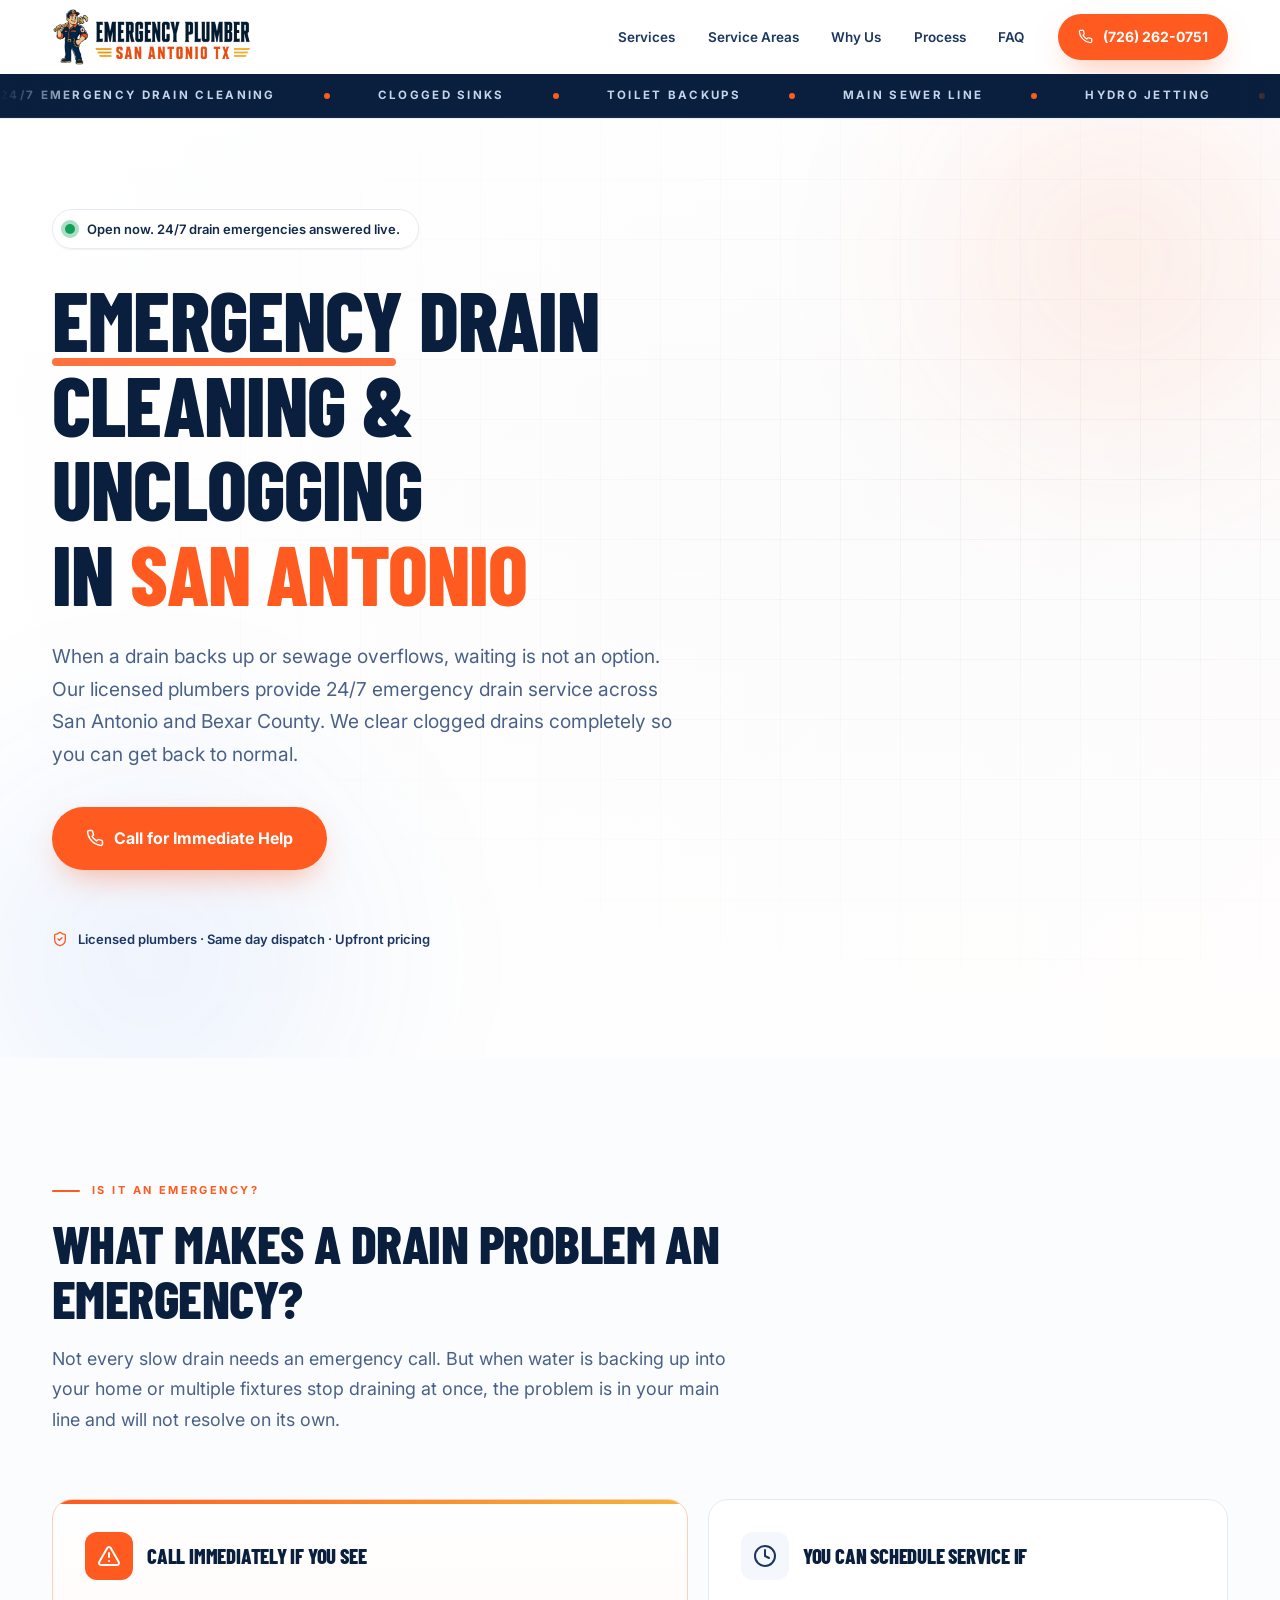
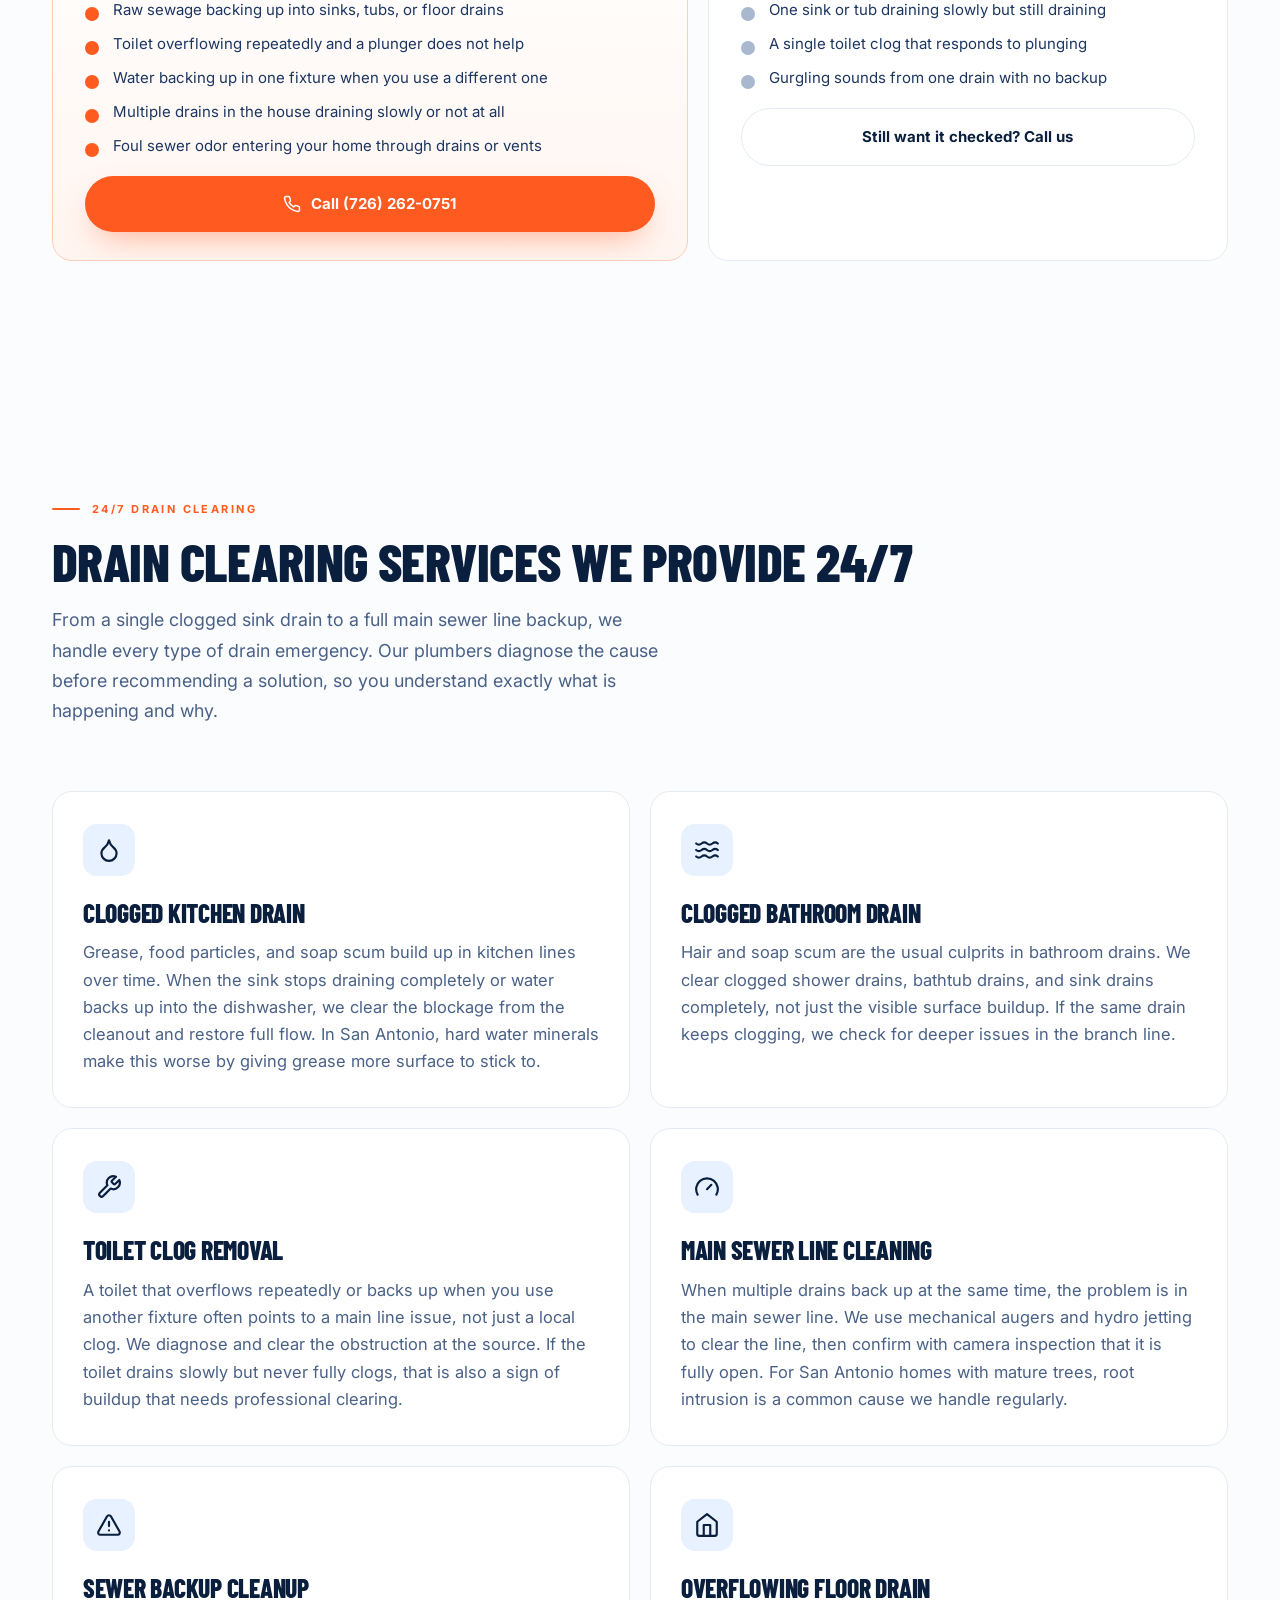
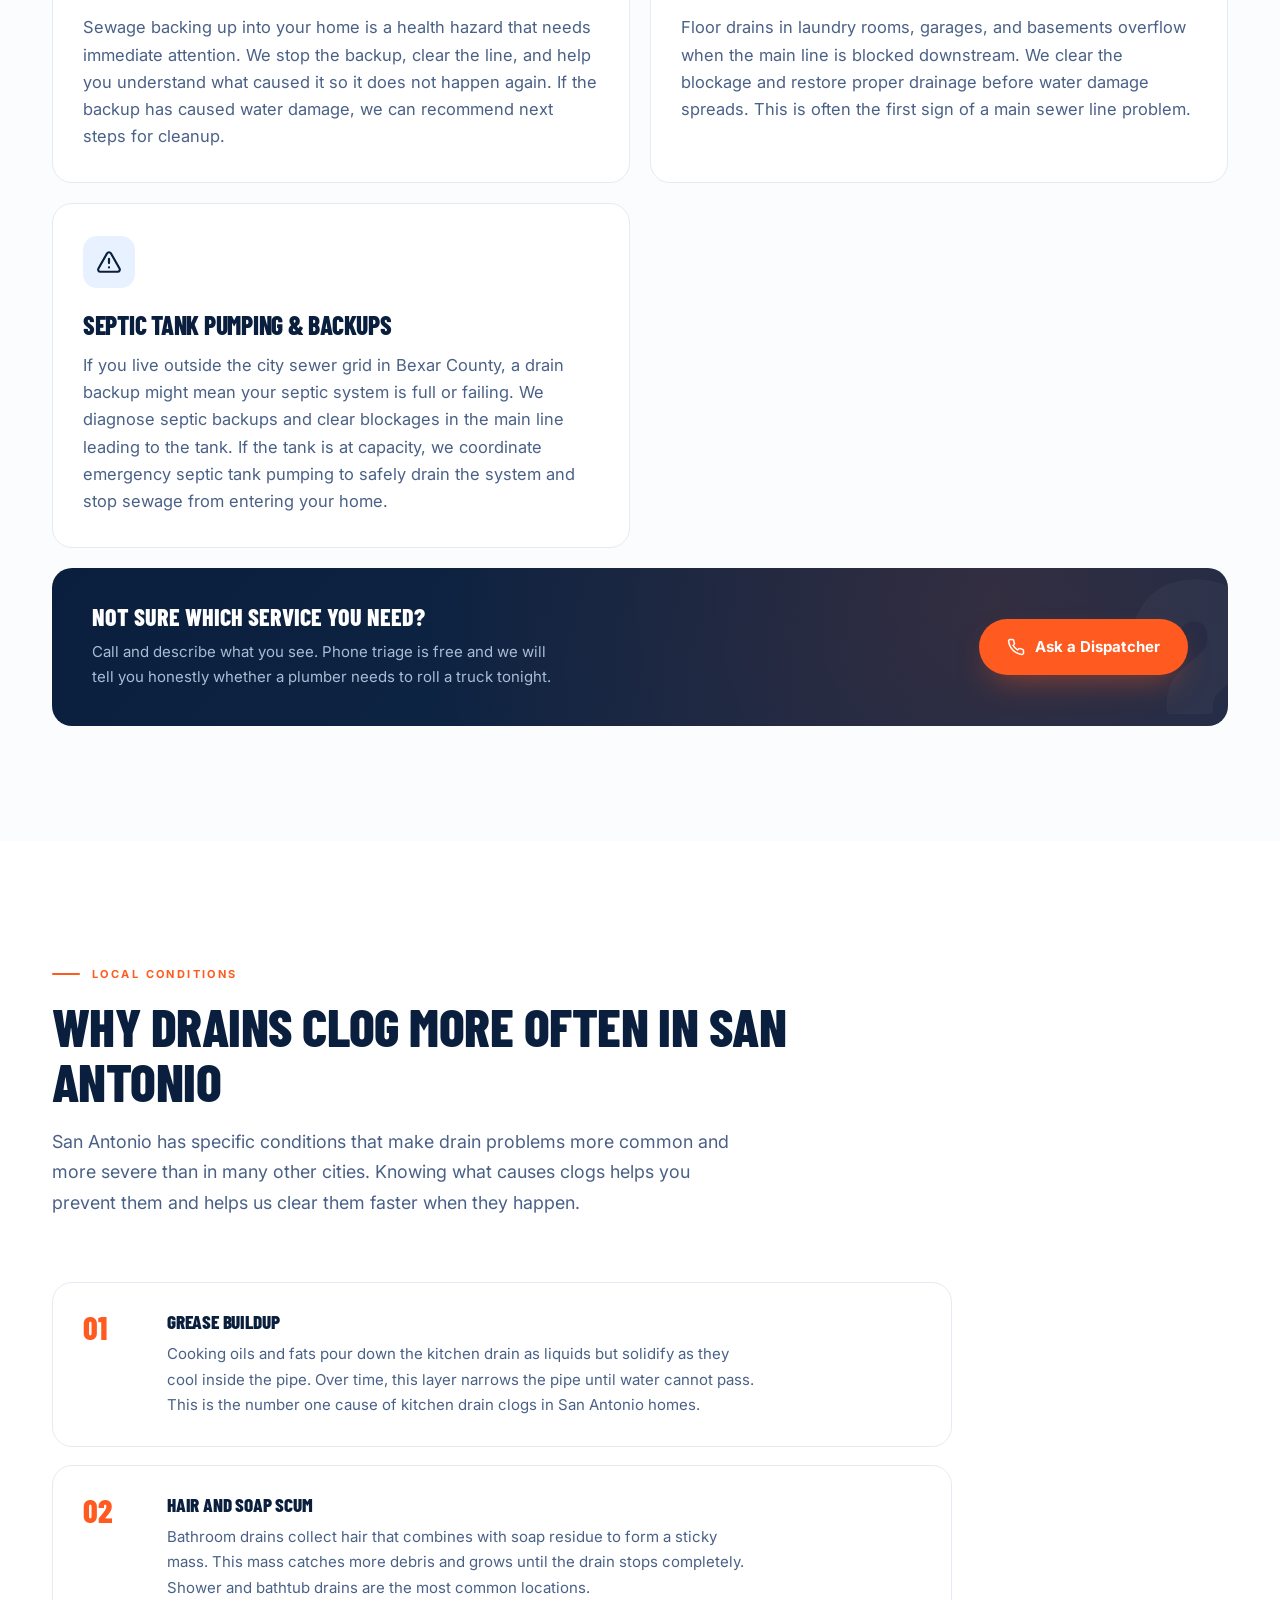
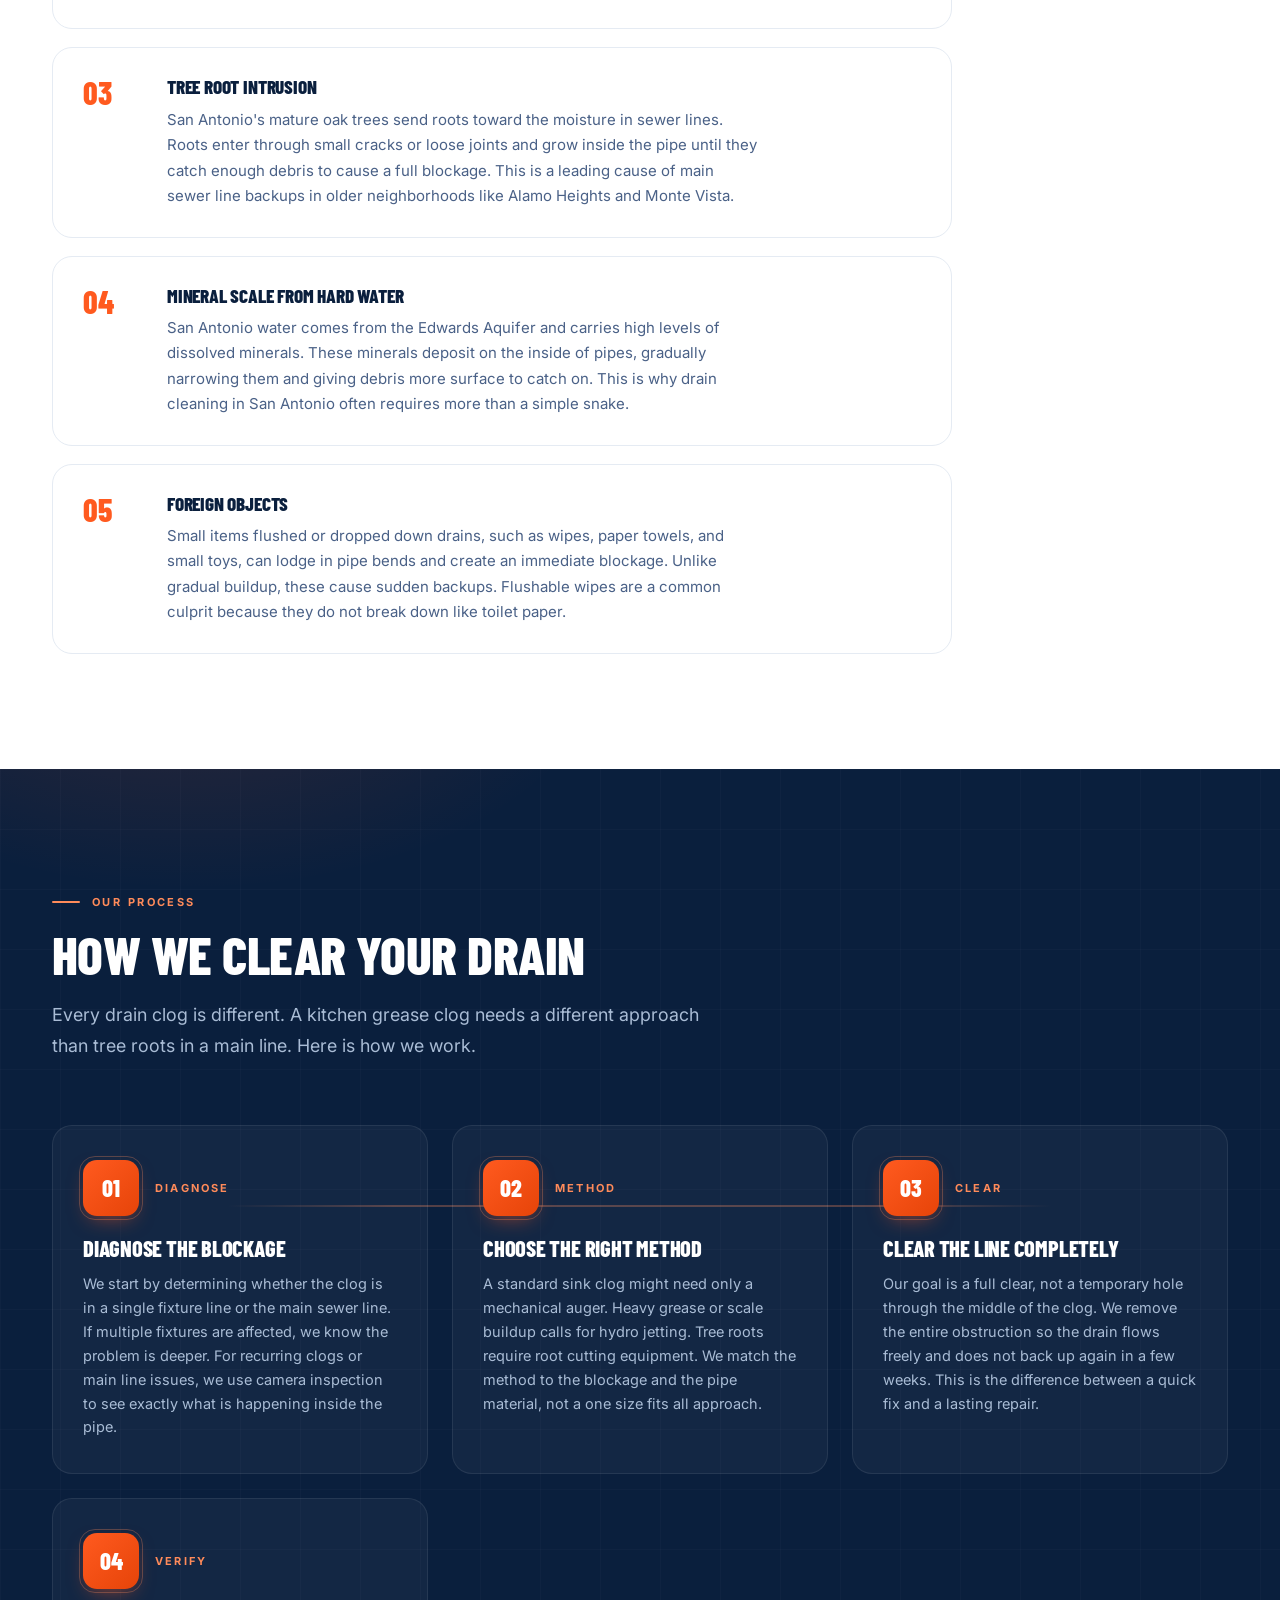
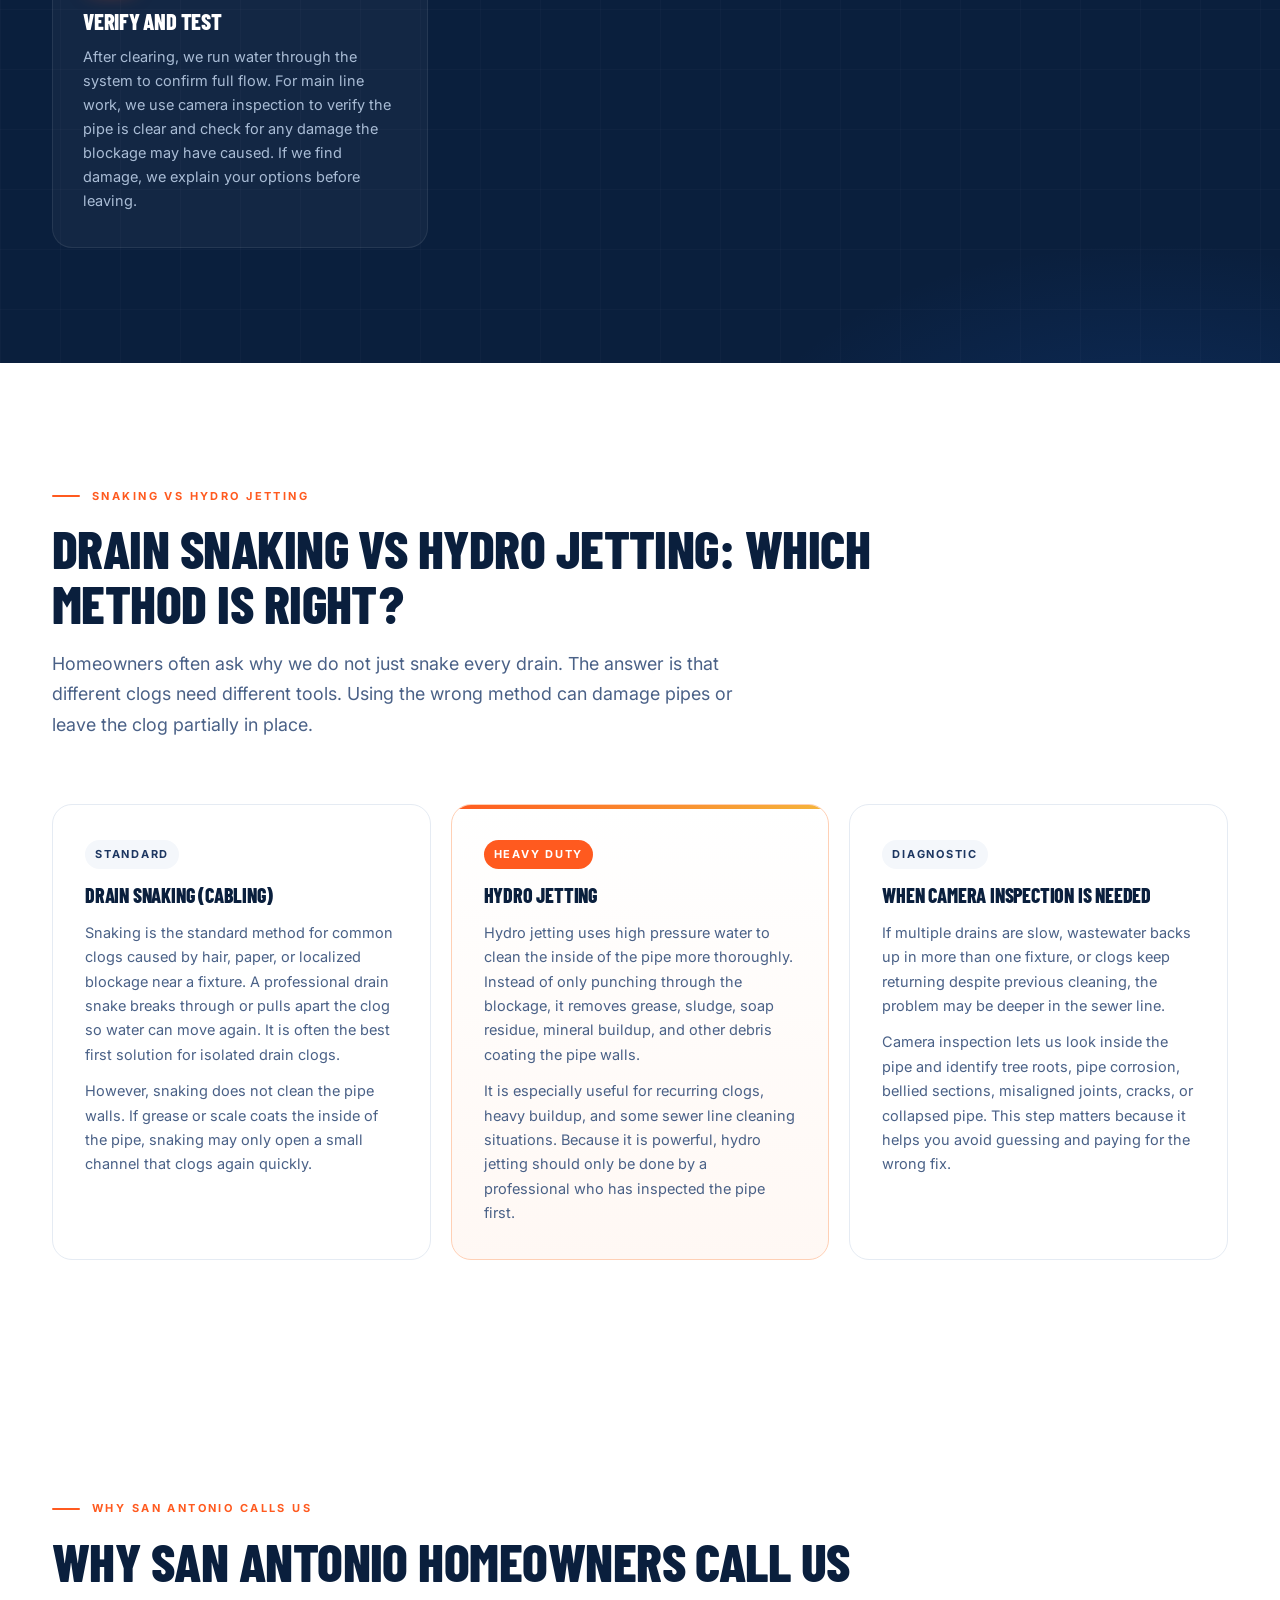
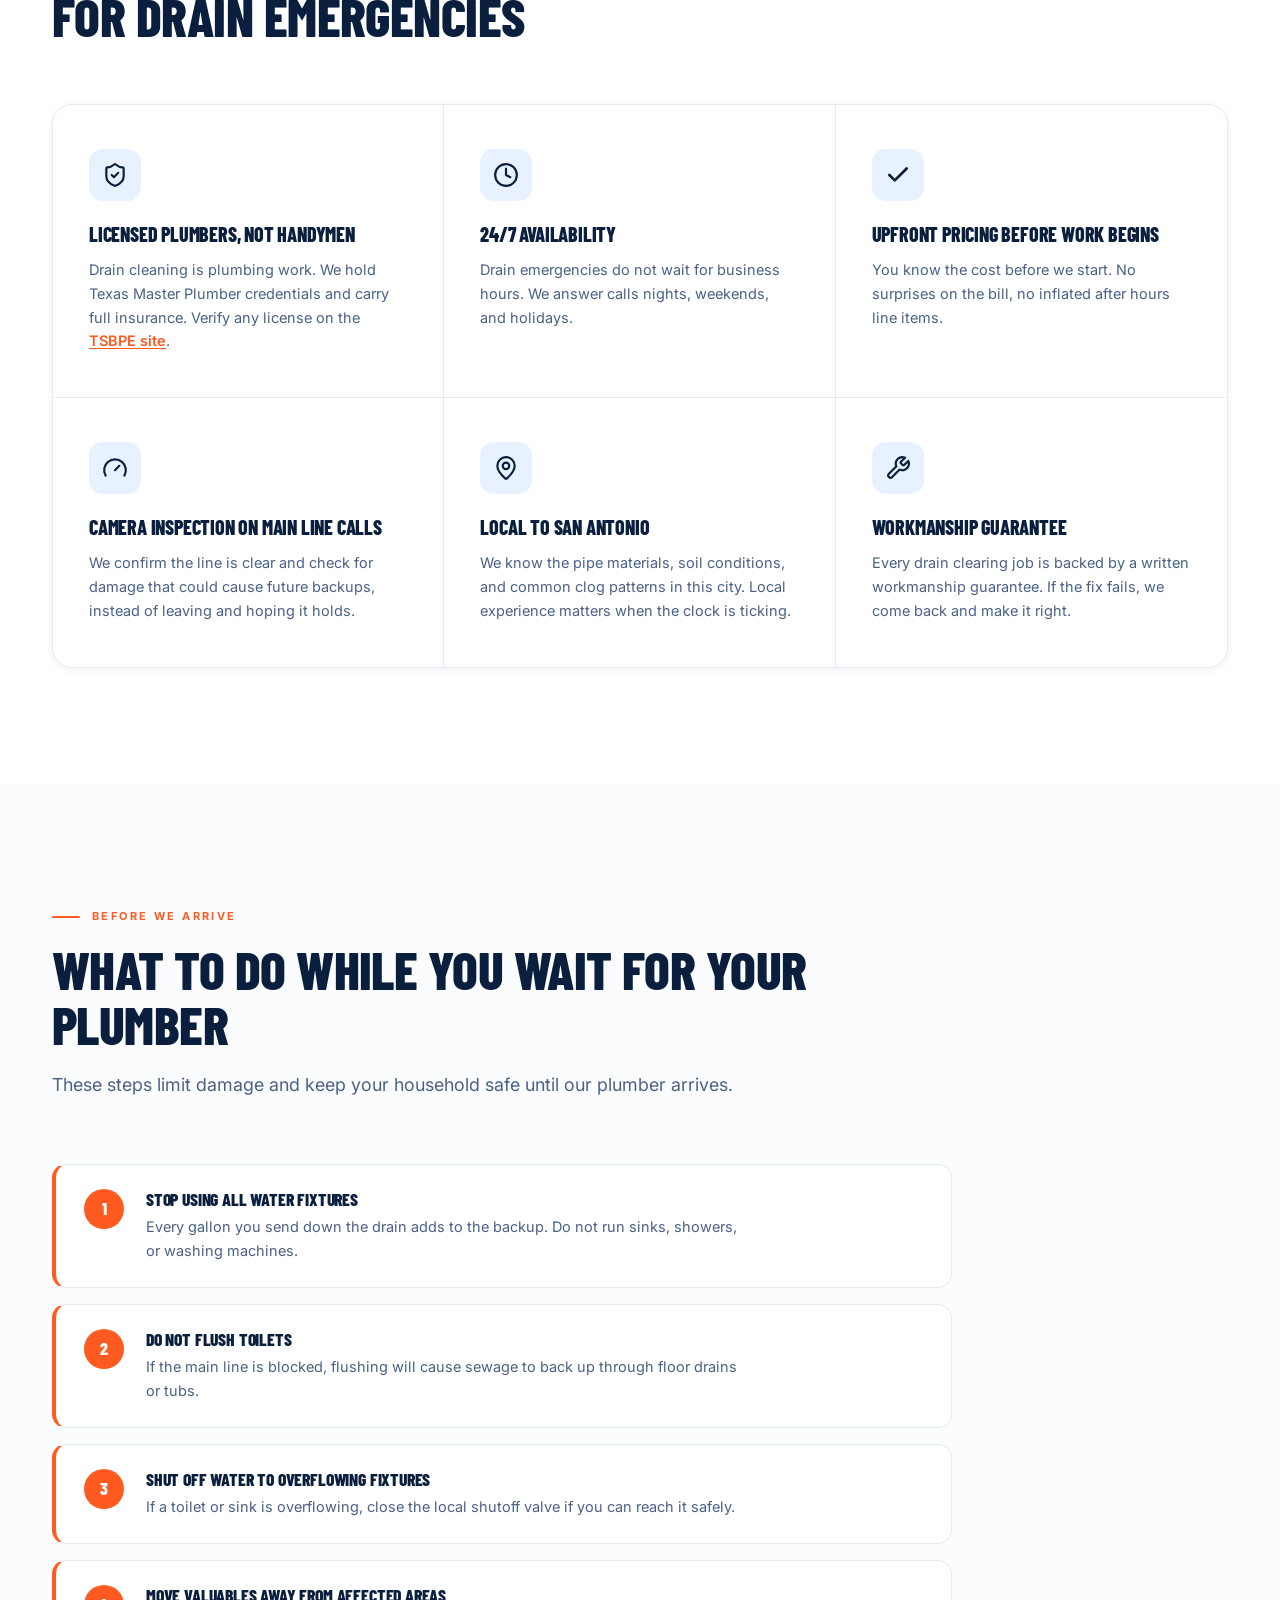
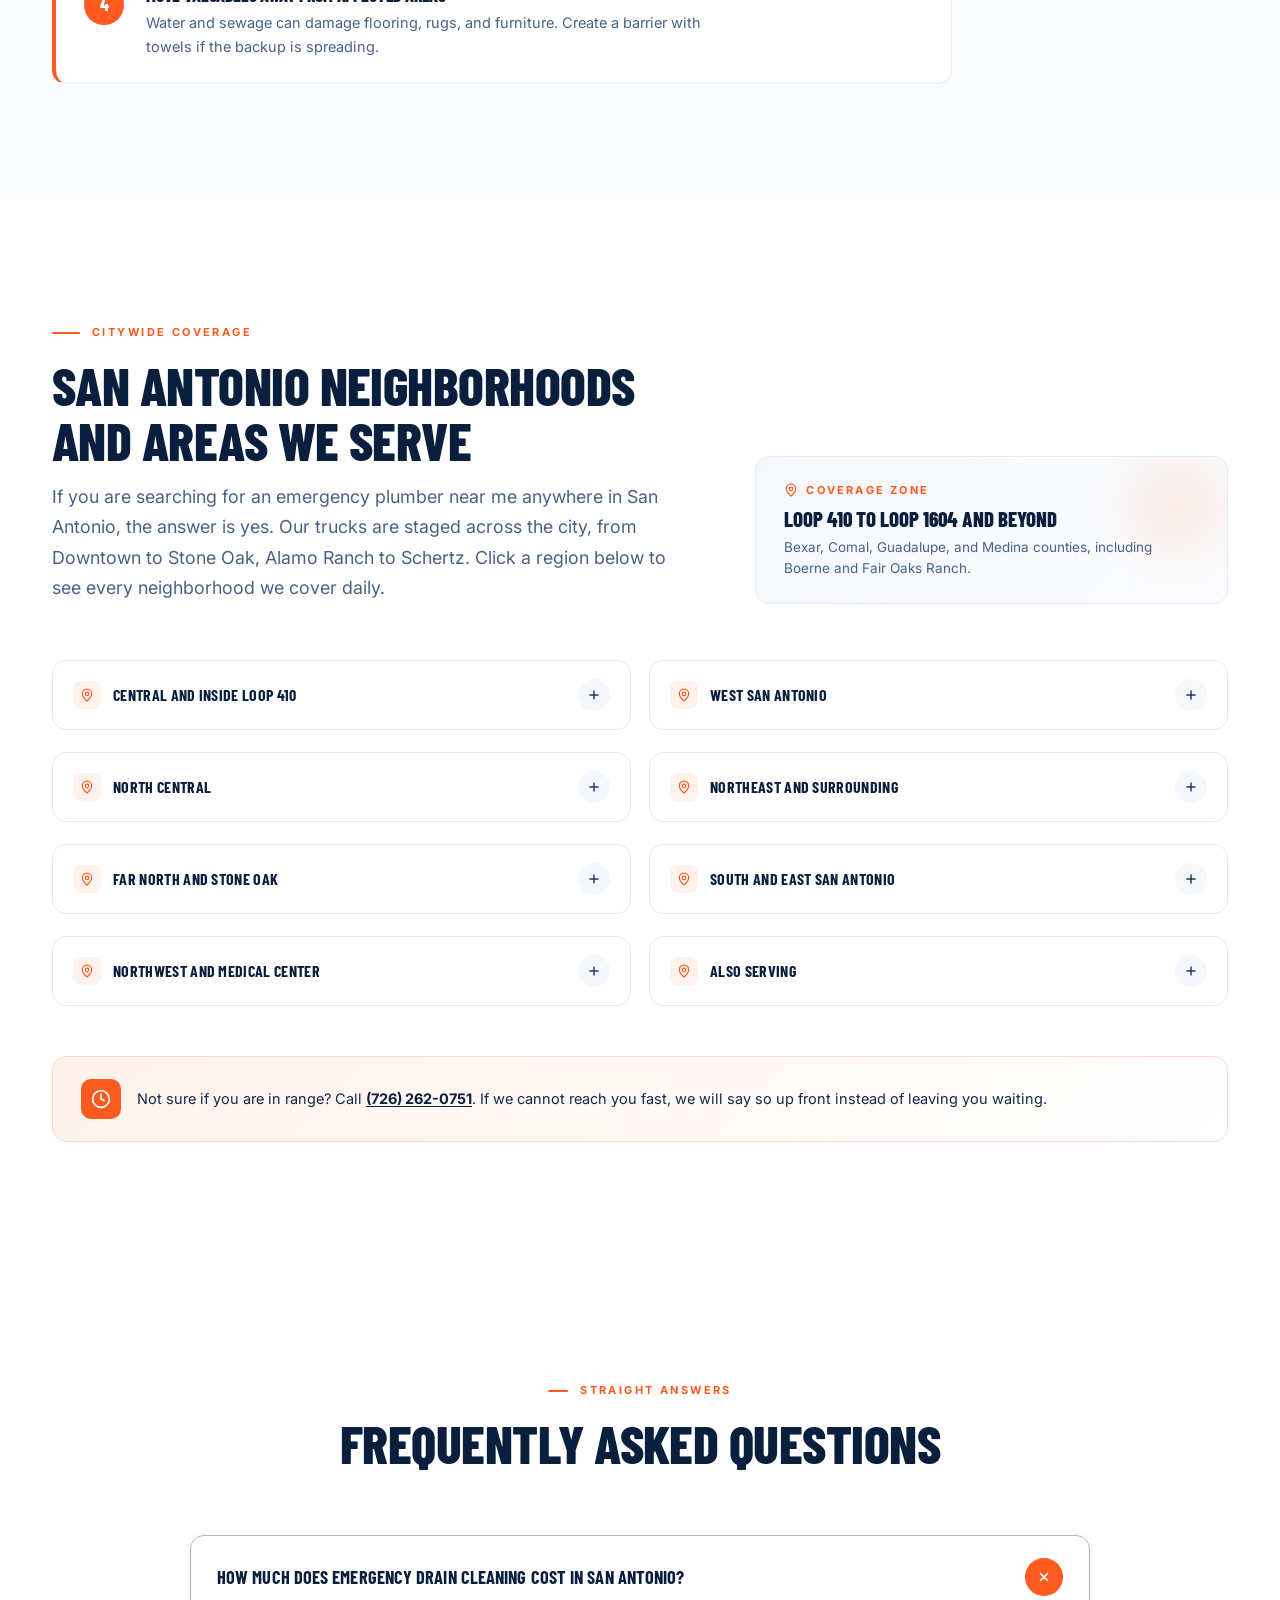
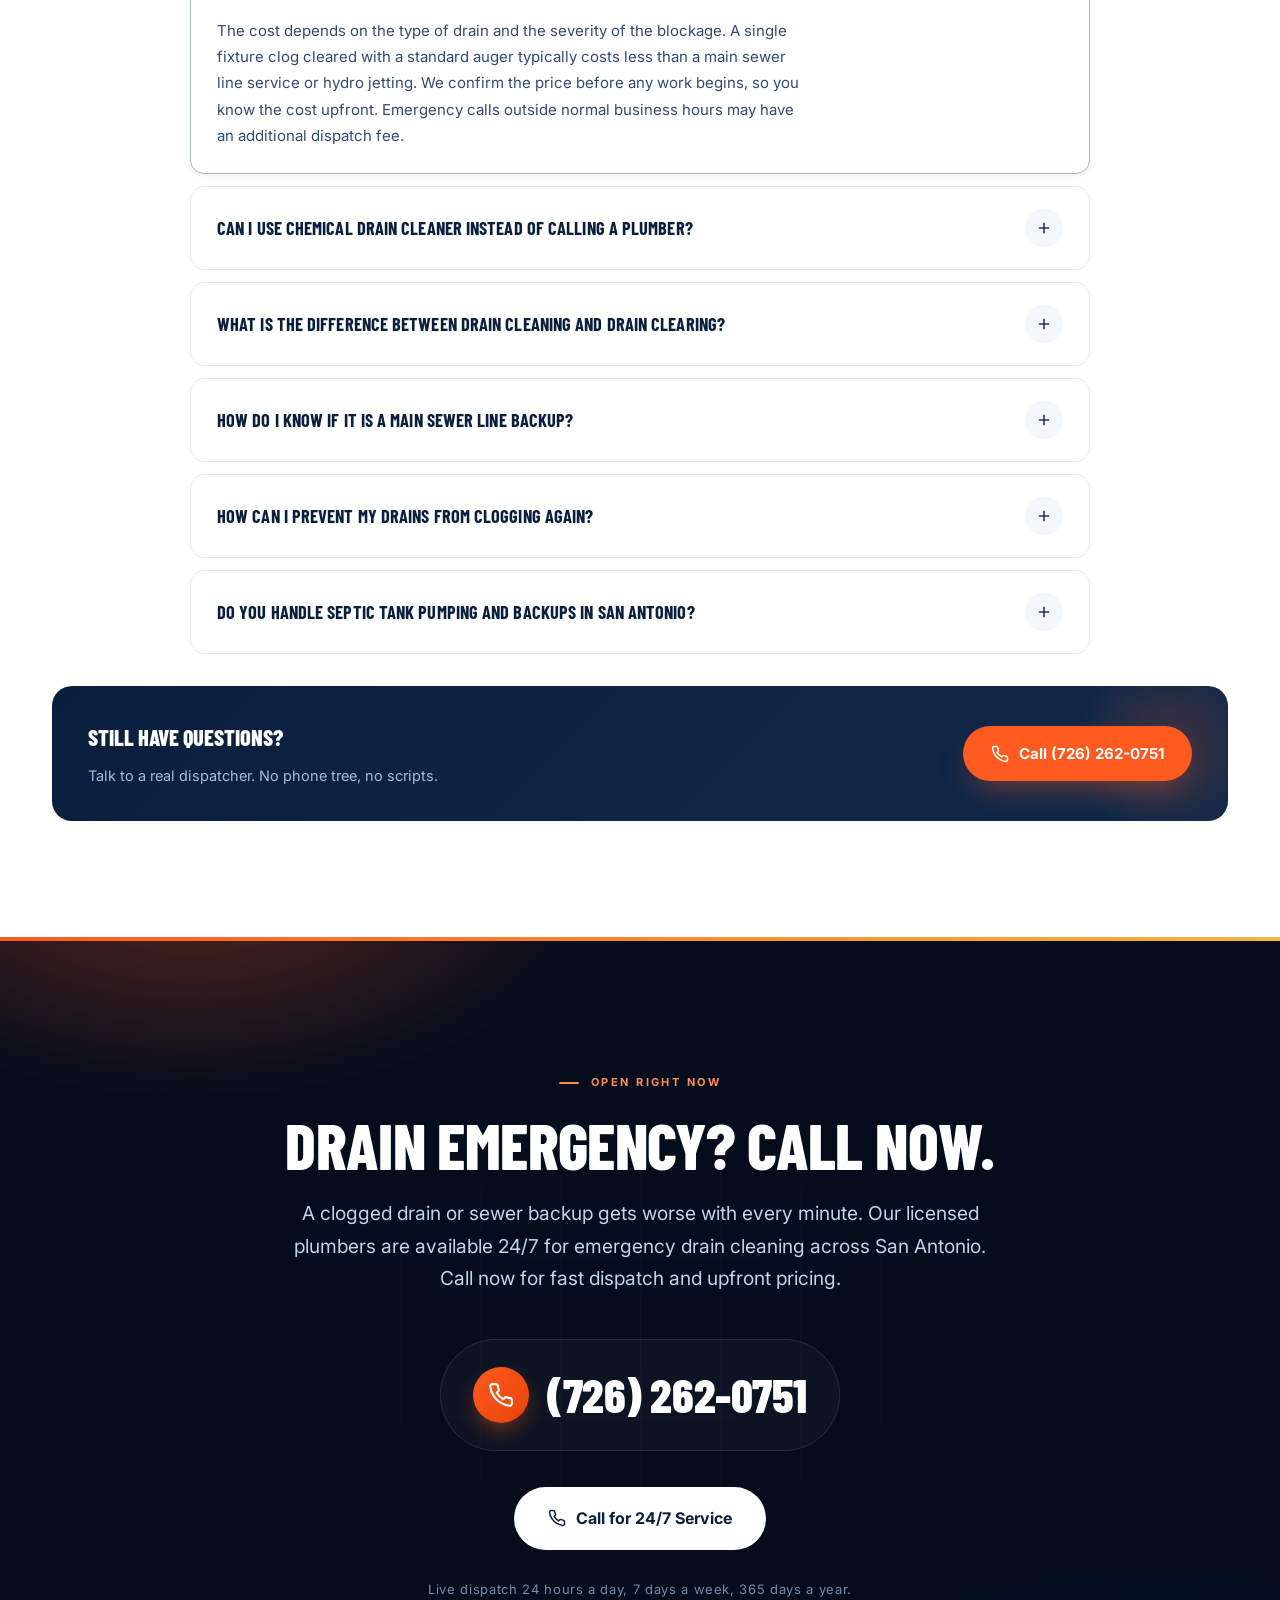
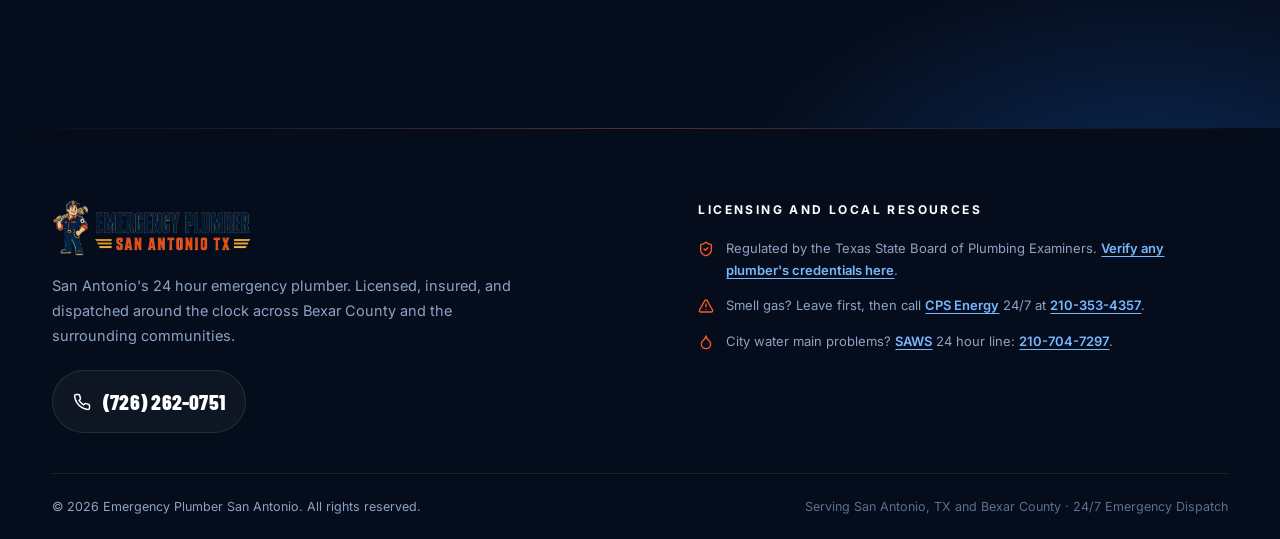
<file: emergency-drain-cleaning-san-antonio/index.html>
<!DOCTYPE html>
<html lang="en">
<head>
<meta charset="UTF-8">
<meta name="viewport" content="width=device-width, initial-scale=1.0">
<title>Emergency Drain Cleaning San Antonio | 24/7 Drain Clearing & Unclogging</title>
<meta name="description" content="Need emergency drain cleaning in San Antonio? We clear clogged sinks, toilets, and main sewer lines 24/7. Fast response for backed-up drains. Call now.">
<link rel="canonical" href="https://emergency-plumber-san-antonio.com/emergency-drain-cleaning-san-antonio/">
<meta name="robots" content="index, follow, max-image-preview:large, max-snippet:-1">
<meta name="theme-color" content="#0A1F3D">

<!-- Open Graph / Facebook -->
<meta property="og:type" content="website">
<meta property="og:locale" content="en_US">
<meta property="og:title" content="Emergency Drain Cleaning San Antonio | 24/7 Drain Clearing">
<meta property="og:description" content="24/7 emergency drain cleaning in San Antonio. Clogged sinks, toilets, tubs, and main sewer lines cleared fast. Licensed plumbers, upfront pricing.">
<meta property="og:url" content="https://emergency-plumber-san-antonio.com/emergency-drain-cleaning-san-antonio/">
<meta property="og:image" content="https://emergency-plumber-san-antonio.com/assets/images/emergency-plumber-san-antonio-arriving-at-home.webp">
<meta property="og:site_name" content="Emergency Plumber San Antonio">

<!-- Twitter -->
<meta name="twitter:card" content="summary_large_image">
<meta name="twitter:title" content="Emergency Drain Cleaning San Antonio | 24/7 Drain Clearing">
<meta name="twitter:description" content="24/7 emergency drain cleaning in San Antonio. Clogged sinks, toilets, tubs, and main sewer lines cleared fast.">
<meta name="twitter:image" content="https://emergency-plumber-san-antonio.com/assets/images/emergency-plumber-san-antonio-arriving-at-home.webp">

<!-- Favicons & Manifest -->
<link rel="icon" type="image/png" href="/assets/images/favicon-96x96.png" sizes="96x96" />
<link rel="icon" type="image/svg+xml" href="/assets/images/favicon.svg" />
<link rel="shortcut icon" href="/favicon.ico" />
<link rel="apple-touch-icon" sizes="180x180" href="/assets/images/apple-touch-icon.png" />
<meta name="apple-mobile-web-app-title" content="E Plumber" />
<link rel="manifest" href="/site.webmanifest" />

<!-- Fonts & Styles -->
<link rel="preconnect" href="https://fonts.googleapis.com">
<link rel="preconnect" href="https://fonts.gstatic.com" crossorigin>
<link href="https://fonts.googleapis.com/css2?family=Barlow+Condensed:wght@500;600;700;800;900&family=Inter:wght@400;500;600;700&display=swap" rel="stylesheet">

<link rel="stylesheet" href="/assets/css/styles.css">
<link rel="stylesheet" href="/assets/css/emergency-drain-cleaning.css">

<script>document.documentElement.classList.add('js')</script>
</head>
<body>
<a class="skip" href="#main">Skip to main content</a>
<div id="scrollbar" aria-hidden="true"></div>

<!-- Icon sprite (same as homepage) -->
<svg xmlns="http://www.w3.org/2000/svg" style="display:none" aria-hidden="true">
  <symbol id="i-phone" viewBox="0 0 24 24" fill="none" stroke="currentColor" stroke-width="2" stroke-linecap="round" stroke-linejoin="round"><path d="M22 16.92v3a2 2 0 0 1-2.18 2 19.79 19.79 0 0 1-8.63-3.07 19.5 19.5 0 0 1-6-6 19.79 19.79 0 0 1-3.07-8.67A2 2 0 0 1 4.11 2h3a2 2 0 0 1 2 1.72 12.84 12.84 0 0 0 .7 2.81 2 2 0 0 1-.45 2.11L8.09 9.91a16 16 0 0 0 6 6l1.27-1.27a2 2 0 0 1 2.11-.45 12.84 12.84 0 0 0 2.81.7A2 2 0 0 1 22 16.92z"/></symbol>
  <symbol id="i-clock" viewBox="0 0 24 24" fill="none" stroke="currentColor" stroke-width="2" stroke-linecap="round" stroke-linejoin="round"><circle cx="12" cy="12" r="10"/><path d="M12 6v6l4 2"/></symbol>
  <symbol id="i-shield" viewBox="0 0 24 24" fill="none" stroke="currentColor" stroke-width="2" stroke-linecap="round" stroke-linejoin="round"><path d="M20 13c0 5-3.5 7.5-7.66 8.95a1 1 0 0 1-.67-.01C7.5 20.5 4 18 4 13V6a1 1 0 0 1 1-1c2 0 4.5-1.2 6.24-2.72a1.17 1.17 0 0 1 1.52 0C14.51 3.81 17 5 19 5a1 1 0 0 1 1 1z"/><path d="m9 12 2 2 4-4"/></symbol>
  <symbol id="i-check" viewBox="0 0 24 24" fill="none" stroke="currentColor" stroke-width="2.5" stroke-linecap="round" stroke-linejoin="round"><path d="M20 6 9 17l-5-5"/></symbol>
  <symbol id="i-pin" viewBox="0 0 24 24" fill="none" stroke="currentColor" stroke-width="2" stroke-linecap="round" stroke-linejoin="round"><path d="M20 10c0 4.993-5.539 10.193-7.399 11.799a1 1 0 0 1-1.202 0C9.539 20.193 4 14.993 4 10a8 8 0 0 1 16 0"/><circle cx="12" cy="10" r="3"/></symbol>
  <symbol id="i-drop" viewBox="0 0 24 24" fill="none" stroke="currentColor" stroke-width="2" stroke-linecap="round" stroke-linejoin="round"><path d="M12 22a7 7 0 0 0 7-7c0-2-1-3.9-3-5.5s-3.5-4-4-6.5c-.5 2.5-2 4.9-4 6.5C6 11.1 5 13 5 15a7 7 0 0 0 7 7z"/></symbol>
  <symbol id="i-wrench" viewBox="0 0 24 24" fill="none" stroke="currentColor" stroke-width="2" stroke-linecap="round" stroke-linejoin="round"><path d="M14.7 6.3a1 1 0 0 0 0 1.4l1.6 1.6a1 1 0 0 0 1.4 0l3.77-3.77a6 6 0 0 1-7.94 7.94l-6.91 6.91a2.12 2.12 0 0 1-3-3l6.91-6.91a6 6 0 0 1 7.94-7.94l-3.76 3.76z"/></symbol>
  <symbol id="i-flame" viewBox="0 0 24 24" fill="none" stroke="currentColor" stroke-width="2" stroke-linecap="round" stroke-linejoin="round"><path d="M8.5 14.5A2.5 2.5 0 0 0 11 12c0-1.38-.5-2-1-3-1.072-2.143-.224-4.054 2-6 .5 2.5 2 4.9 4 6.5 2 1.6 3 3.5 3 5.5a7 7 0 1 1-14 0c0-1.153.433-2.294 1-3a2.5 2.5 0 0 0 2.5 2.5z"/></symbol>
  <symbol id="i-zap" viewBox="0 0 24 24" fill="none" stroke="currentColor" stroke-width="2" stroke-linecap="round" stroke-linejoin="round"><path d="M4 14a1 1 0 0 1-.78-1.63l9.9-10.2a.5.5 0 0 1 .86.46l-1.92 6.02A1 1 0 0 0 13 10h7a1 1 0 0 1 .78 1.63l-9.9 10.2a.5.5 0 0 1-.86-.46l1.92-6.02A1 1 0 0 0 11 14z"/></symbol>
  <symbol id="i-gauge" viewBox="0 0 24 24" fill="none" stroke="currentColor" stroke-width="2" stroke-linecap="round" stroke-linejoin="round"><path d="m12 14 4-4"/><path d="M3.34 19a10 10 0 1 1 17.32 0"/></symbol>
  <symbol id="i-waves" viewBox="0 0 24 24" fill="none" stroke="currentColor" stroke-width="2" stroke-linecap="round" stroke-linejoin="round"><path d="M2 6c.6.5 1.2 1 2.5 1 2.5 0 2.5-2 5-2 2.6 0 2.4 2 5 2 2.5 0 2.5-2 5-2 1.3 0 1.9.5 2.5 1"/><path d="M2 12c.6.5 1.2 1 2.5 1 2.5 0 2.5-2 5-2 2.6 0 2.4 2 5 2 2.5 0 2.5-2 5-2 1.3 0 1.9.5 2.5 1"/><path d="M2 18c.6.5 1.2 1 2.5 1 2.5 0 2.5-2 5-2 2.6 0 2.4 2 5 2 2.5 0 2.5-2 5-2 1.3 0 1.9.5 2.5 1"/></symbol>
  <symbol id="i-home" viewBox="0 0 24 24" fill="none" stroke="currentColor" stroke-width="2" stroke-linecap="round" stroke-linejoin="round"><path d="m3 9 9-7 9 7v11a2 2 0 0 1-2 2H5a2 2 0 0 1-2-2z"/><path d="M9 22V12h6v10"/></symbol>
  <symbol id="i-building" viewBox="0 0 24 24" fill="none" stroke="currentColor" stroke-width="2" stroke-linecap="round" stroke-linejoin="round"><path d="M6 22V4a2 2 0 0 1 2-2h8a2 2 0 0 1 2 2v18Z"/><path d="M6 12H4a2 2 0 0 0-2 2v6a2 2 0 0 0 2 2h2"/><path d="M18 9h2a2 2 0 0 1 2 2v9a2 2 0 0 1-2 2h-2"/><path d="M10 6h4"/><path d="M10 10h4"/><path d="M10 14h4"/><path d="M10 18h4"/></symbol>
  <symbol id="i-menu" viewBox="0 0 24 24" fill="none" stroke="currentColor" stroke-width="2.2" stroke-linecap="round"><path d="M4 6h16M4 12h16M4 18h16"/></symbol>
  <symbol id="i-x" viewBox="0 0 24 24" fill="none" stroke="currentColor" stroke-width="2.2" stroke-linecap="round"><path d="M18 6 6 18"/><path d="m6 6 12 12"/></symbol>
  <symbol id="i-arrow" viewBox="0 0 24 24" fill="none" stroke="currentColor" stroke-width="2" stroke-linecap="round" stroke-linejoin="round"><path d="M5 12h14"/><path d="m12 5 7 7-7 7"/></symbol>
  <symbol id="i-chev" viewBox="0 0 24 24" fill="none" stroke="currentColor" stroke-width="2.4" stroke-linecap="round" stroke-linejoin="round"><path d="m6 9 6 6 6-6"/></symbol>
  <symbol id="i-alert" viewBox="0 0 24 24" fill="none" stroke="currentColor" stroke-width="2" stroke-linecap="round" stroke-linejoin="round"><path d="m21.73 18-8-14a2 2 0 0 0-3.48 0l-8 14A2 2 0 0 0 4 21h16a2 2 0 0 0 1.73-3Z"/><path d="M12 9v4"/><path d="M12 17h.01"/></symbol>
  <symbol id="i-plus" viewBox="0 0 24 24" fill="none" stroke="currentColor" stroke-width="2.4" stroke-linecap="round"><path d="M12 5v14M5 12h14"/></symbol>
  <symbol id="i-star" viewBox="0 0 24 24"><path d="M11.525 2.295a.53.53 0 0 1 .95 0l2.31 4.679a2.123 2.123 0 0 0 1.595 1.16l5.166.756a.53.53 0 0 1 .294.904l-3.736 3.638a2.123 2.123 0 0 0-.611 1.878l.882 5.14a.53.53 0 0 1-.771.56l-4.618-2.428a2.122 2.122 0 0 0-1.973 0L6.396 21.01a.53.53 0 0 1-.77-.56l.881-5.139a2.122 2.122 0 0 0-.611-1.879L2.16 9.795a.53.53 0 0 1 .294-.906l5.165-.755a2.122 2.122 0 0 0 1.597-1.16z"/></symbol>
</svg>

<!-- ============ HEADER (links back to homepage anchors) ============ -->
<header class="site-head" id="siteHead">
  <div class="container nav-inner">
    <a class="logo" href="/" aria-label="Emergency Plumber San Antonio, go to homepage">
      <img src="/assets/images/logo.webp" alt="Emergency Plumber San Antonio Logo" width="1280" height="362" class="logo-img">
    </a>
    <button class="burger" id="burger" aria-expanded="false" aria-controls="navList" aria-label="Open menu">
      <svg class="ic-menu" aria-hidden="true"><use href="#i-menu"/></svg>
      <svg class="ic-x" aria-hidden="true"><use href="#i-x"/></svg>
    </button>
    <nav class="main-nav" aria-label="Primary">
      <ul id="navList">
        <li><a href="#services">Services</a></li>
        <li><a href="#areas">Service Areas</a></li>
        <li><a href="#why-us">Why Us</a></li>
        <li><a href="#process">Process</a></li>
        <li><a href="#faq">FAQ</a></li>
      </ul>
    </nav>
    <a class="head-call" href="tel:+17262620751">
      <svg aria-hidden="true"><use href="#i-phone"/></svg>
      (726) 262-0751
    </a>
  </div>

  <div class="ticker" aria-hidden="true">
    <div class="ticker-track">
      <div class="ticker-set">
        <span class="ticker-item">24/7 Emergency Drain Cleaning</span>
        <span class="ticker-item">Clogged Sinks</span>
        <span class="ticker-item">Toilet Backups</span>
        <span class="ticker-item">Main Sewer Line</span>
        <span class="ticker-item">Hydro Jetting</span>
        <span class="ticker-item">Camera Inspection</span>
        <span class="ticker-item">Root Intrusion</span>
        <span class="ticker-item">Grease Buildup</span>
        <span class="ticker-item">Hair and Soap Scum</span>
        <span class="ticker-item">Floor Drain Overflow</span>
        <span class="ticker-item">Same Day Dispatch</span>
        <span class="ticker-item">Licensed and Insured</span>
      </div>
      <div class="ticker-set" aria-hidden="true">
        <span class="ticker-item">24/7 Emergency Drain Cleaning</span>
        <span class="ticker-item">Clogged Sinks</span>
        <span class="ticker-item">Toilet Backups</span>
        <span class="ticker-item">Main Sewer Line</span>
        <span class="ticker-item">Hydro Jetting</span>
        <span class="ticker-item">Camera Inspection</span>
        <span class="ticker-item">Root Intrusion</span>
        <span class="ticker-item">Grease Buildup</span>
        <span class="ticker-item">Hair and Soap Scum</span>
        <span class="ticker-item">Floor Drain Overflow</span>
        <span class="ticker-item">Same Day Dispatch</span>
        <span class="ticker-item">Licensed and Insured</span>
      </div>
    </div>
  </div>
</header>

<main id="main">

<!-- ============ HERO ============ -->
<section class="hero drain-hero" id="top">
  <div class="hero-bg" aria-hidden="true"></div>
  <div class="hero-blob-1" aria-hidden="true"></div>
  <div class="hero-blob-2" aria-hidden="true"></div>

  <div class="container hero-inner">
    <div class="hero-copy">
      <span class="hero-status">
        <span class="status-dot" aria-hidden="true"></span>
        Open now. 24/7 drain emergencies answered live.
      </span>
      <h1>
        <span class="underline">Emergency</span> Drain Cleaning & Unclogging<br>
        in <span class="highlight">San Antonio</span>
      </h1>
      <p class="hero-lead">When a drain backs up or sewage overflows, waiting is not an option. Our licensed plumbers provide 24/7 emergency drain service across San Antonio and Bexar County. We clear clogged drains completely so you can get back to normal.</p>

      <div class="hero-cta" id="heroCta">
        <a class="btn btn-accent btn-lg" href="tel:+17262620751">
          <svg aria-hidden="true"><use href="#i-phone"/></svg>
          Call for Immediate Help
        </a>
      </div>

      <p class="hero-trust-mini">
        <svg aria-hidden="true"><use href="#i-shield"/></svg>
        Licensed plumbers · Same day dispatch · Upfront pricing
      </p>
    </div>
  </div>
</section>

<!-- ============ EMERGENCY vs STANDARD ============ -->
<section class="sec triage" id="triage">
  <div class="container">
    <div class="sec-head reveal">
      <p class="eyebrow">Is It an Emergency?</p>
      <h2 style="margin-top:16px">What Makes a Drain Problem an Emergency?</h2>
      <p class="lead">Not every slow drain needs an emergency call. But when water is backing up into your home or multiple fixtures stop draining at once, the problem is in your main line and will not resolve on its own.</p>
    </div>

    <div class="triage-grid">
      <article class="triage-card critical reveal">
        <div class="tc-head">
          <span class="tc-ic"><svg aria-hidden="true"><use href="#i-alert"/></svg></span>
          <h3>Call Immediately If You See</h3>
        </div>
        <ul class="tc-list">
          <li>Raw sewage backing up into sinks, tubs, or floor drains</li>
          <li>Toilet overflowing repeatedly and a plunger does not help</li>
          <li>Water backing up in one fixture when you use a different one</li>
          <li>Multiple drains in the house draining slowly or not at all</li>
          <li>Foul sewer odor entering your home through drains or vents</li>
        </ul>
        <a class="btn btn-accent" href="tel:+17262620751">
          <svg aria-hidden="true"><use href="#i-phone"/></svg>
          Call (726) 262-0751
        </a>
      </article>

      <article class="triage-card reveal" style="--d:.08s">
        <div class="tc-head">
          <span class="tc-ic calm"><svg aria-hidden="true"><use href="#i-clock"/></svg></span>
          <h3>You Can Schedule Service If</h3>
        </div>
        <ul class="tc-list">
          <li>One sink or tub draining slowly but still draining</li>
          <li>A single toilet clog that responds to plunging</li>
          <li>Gurgling sounds from one drain with no backup</li>
        </ul>
        <a class="btn btn-ghost" href="tel:+17262620751">
          Still want it checked? Call us
        </a>
      </article>
    </div>
  </div>
</section>

<!-- ============ SERVICES WE PROVIDE ============ -->
<section class="sec services" id="services">
  <div class="container">
    <div class="services-head reveal">
      <div>
        <p class="eyebrow">24/7 Drain Clearing</p>
        <h2 style="margin-top:16px">Drain Clearing Services We Provide 24/7</h2>
        <p class="lead">From a single clogged sink drain to a full main sewer line backup, we handle every type of drain emergency. Our plumbers diagnose the cause before recommending a solution, so you understand exactly what is happening and why.</p>
      </div>
    </div>

    <div class="svc-grid">
      <article class="svc-card reveal">
        <div class="svc-ic"><svg aria-hidden="true"><use href="#i-drop"/></svg></div>
        <h3>Clogged Kitchen Drain</h3>
        <p>Grease, food particles, and soap scum build up in kitchen lines over time. When the sink stops draining completely or water backs up into the dishwasher, we clear the blockage from the cleanout and restore full flow. In San Antonio, hard water minerals make this worse by giving grease more surface to stick to.</p>
      </article>

      <article class="svc-card reveal" style="--d:.05s">
        <div class="svc-ic"><svg aria-hidden="true"><use href="#i-waves"/></svg></div>
        <h3>Clogged Bathroom Drain</h3>
        <p>Hair and soap scum are the usual culprits in bathroom drains. We clear clogged shower drains, bathtub drains, and sink drains completely, not just the visible surface buildup. If the same drain keeps clogging, we check for deeper issues in the branch line.</p>
      </article>

      <article class="svc-card reveal" style="--d:.1s">
        <div class="svc-ic"><svg aria-hidden="true"><use href="#i-wrench"/></svg></div>
        <h3>Toilet Clog Removal</h3>
        <p>A toilet that overflows repeatedly or backs up when you use another fixture often points to a main line issue, not just a local clog. We diagnose and clear the obstruction at the source. If the toilet drains slowly but never fully clogs, that is also a sign of buildup that needs professional clearing.</p>
      </article>

      <article class="svc-card reveal">
        <div class="svc-ic"><svg aria-hidden="true"><use href="#i-gauge"/></svg></div>
        <h3>Main Sewer Line Cleaning</h3>
        <p>When multiple drains back up at the same time, the problem is in the main sewer line. We use mechanical augers and hydro jetting to clear the line, then confirm with camera inspection that it is fully open. For San Antonio homes with mature trees, root intrusion is a common cause we handle regularly.</p>
      </article>

      <article class="svc-card reveal" style="--d:.05s">
        <div class="svc-ic"><svg aria-hidden="true"><use href="#i-alert"/></svg></div>
        <h3>Sewer Backup Cleanup</h3>
        <p>Sewage backing up into your home is a health hazard that needs immediate attention. We stop the backup, clear the line, and help you understand what caused it so it does not happen again. If the backup has caused water damage, we can recommend next steps for cleanup.</p>
      </article>

      <article class="svc-card reveal" style="--d:.1s">
        <div class="svc-ic"><svg aria-hidden="true"><use href="#i-home"/></svg></div>
        <h3>Overflowing Floor Drain</h3>
        <p>Floor drains in laundry rooms, garages, and basements overflow when the main line is blocked downstream. We clear the blockage and restore proper drainage before water damage spreads. This is often the first sign of a main sewer line problem.</p>
      </article>

            <article class="svc-card reveal">
        <div class="svc-ic"><svg aria-hidden="true"><use href="#i-alert"/></svg></div>
        <h3>Septic Tank Pumping & Backups</h3>
        <p>If you live outside the city sewer grid in Bexar County, a drain backup might mean your septic system is full or failing. We diagnose septic backups and clear blockages in the main line leading to the tank. If the tank is at capacity, we coordinate emergency septic tank pumping to safely drain the system and stop sewage from entering your home.</p>
      </article>

      <div class="svc-note reveal">
        <div class="svc-note-content">
          <p class="t">Not sure which service you need?</p>
          <p>Call and describe what you see. Phone triage is free and we will tell you honestly whether a plumber needs to roll a truck tonight.</p>
        </div>
        <a class="btn btn-accent" href="tel:+17262620751">
          <svg aria-hidden="true"><use href="#i-phone"/></svg>
          Ask a Dispatcher
        </a>
      </div>
    </div>
  </div>
</section>

<!-- ============ WHY DRAINS CLOG IN SA ============ -->
<section class="sec causes" id="causes">
  <div class="container">
    <div class="sec-head reveal">
      <p class="eyebrow">Local Conditions</p>
      <h2 style="margin-top:16px">Why Drains Clog More Often in San Antonio</h2>
      <p class="lead">San Antonio has specific conditions that make drain problems more common and more severe than in many other cities. Knowing what causes clogs helps you prevent them and helps us clear them faster when they happen.</p>
    </div>

    <div class="causes-list">
      <article class="cause reveal">
        <div class="cause-num">01</div>
        <div class="cause-body">
          <h3>Grease Buildup</h3>
          <p>Cooking oils and fats pour down the kitchen drain as liquids but solidify as they cool inside the pipe. Over time, this layer narrows the pipe until water cannot pass. This is the number one cause of kitchen drain clogs in San Antonio homes.</p>
        </div>
      </article>

      <article class="cause reveal" style="--d:.05s">
        <div class="cause-num">02</div>
        <div class="cause-body">
          <h3>Hair and Soap Scum</h3>
          <p>Bathroom drains collect hair that combines with soap residue to form a sticky mass. This mass catches more debris and grows until the drain stops completely. Shower and bathtub drains are the most common locations.</p>
        </div>
      </article>

      <article class="cause reveal" style="--d:.1s">
        <div class="cause-num">03</div>
        <div class="cause-body">
          <h3>Tree Root Intrusion</h3>
          <p>San Antonio's mature oak trees send roots toward the moisture in sewer lines. Roots enter through small cracks or loose joints and grow inside the pipe until they catch enough debris to cause a full blockage. This is a leading cause of main sewer line backups in older neighborhoods like Alamo Heights and Monte Vista.</p>
        </div>
      </article>

      <article class="cause reveal" style="--d:.15s">
        <div class="cause-num">04</div>
        <div class="cause-body">
          <h3>Mineral Scale from Hard Water</h3>
          <p>San Antonio water comes from the Edwards Aquifer and carries high levels of dissolved minerals. These minerals deposit on the inside of pipes, gradually narrowing them and giving debris more surface to catch on. This is why drain cleaning in San Antonio often requires more than a simple snake.</p>
        </div>
      </article>

      <article class="cause reveal" style="--d:.2s">
        <div class="cause-num">05</div>
        <div class="cause-body">
          <h3>Foreign Objects</h3>
          <p>Small items flushed or dropped down drains, such as wipes, paper towels, and small toys, can lodge in pipe bends and create an immediate blockage. Unlike gradual buildup, these cause sudden backups. Flushable wipes are a common culprit because they do not break down like toilet paper.</p>
        </div>
      </article>
    </div>
  </div>
</section>

<!-- ============ PROCESS ============ -->
<section class="sec process" id="process">
  <div class="container">
    <div class="sec-head reveal">
      <p class="eyebrow">Our Process</p>
      <h2 style="margin-top:16px">How We Clear Your Drain</h2>
      <p class="lead">Every drain clog is different. A kitchen grease clog needs a different approach than tree roots in a main line. Here is how we work.</p>
    </div>

    <div class="steps">
      <div class="step reveal">
        <div class="step-head">
          <span class="step-num">01</span>
          <span class="step-tag">Diagnose</span>
        </div>
        <h3>Diagnose the Blockage</h3>
        <p>We start by determining whether the clog is in a single fixture line or the main sewer line. If multiple fixtures are affected, we know the problem is deeper. For recurring clogs or main line issues, we use camera inspection to see exactly what is happening inside the pipe.</p>
      </div>

      <div class="step reveal" style="--d:.08s">
        <div class="step-head">
          <span class="step-num">02</span>
          <span class="step-tag">Method</span>
        </div>
        <h3>Choose the Right Method</h3>
        <p>A standard sink clog might need only a mechanical auger. Heavy grease or scale buildup calls for hydro jetting. Tree roots require root cutting equipment. We match the method to the blockage and the pipe material, not a one size fits all approach.</p>
      </div>

      <div class="step reveal" style="--d:.16s">
        <div class="step-head">
          <span class="step-num">03</span>
          <span class="step-tag">Clear</span>
        </div>
        <h3>Clear the Line Completely</h3>
        <p>Our goal is a full clear, not a temporary hole through the middle of the clog. We remove the entire obstruction so the drain flows freely and does not back up again in a few weeks. This is the difference between a quick fix and a lasting repair.</p>
      </div>

      <div class="step reveal" style="--d:.24s">
        <div class="step-head">
          <span class="step-num">04</span>
          <span class="step-tag">Verify</span>
        </div>
        <h3>Verify and Test</h3>
        <p>After clearing, we run water through the system to confirm full flow. For main line work, we use camera inspection to verify the pipe is clear and check for any damage the blockage may have caused. If we find damage, we explain your options before leaving.</p>
      </div>
    </div>
  </div>
</section>

<!-- ============ SNAKING VS HYDRO JETTING ============ -->
<section class="sec methods" id="methods">
  <div class="container">
    <div class="sec-head reveal">
      <p class="eyebrow">Snaking vs Hydro Jetting</p>
      <h2 style="margin-top:16px">Drain Snaking vs Hydro Jetting: Which Method Is Right?</h2>
      <p class="lead">Homeowners often ask why we do not just snake every drain. The answer is that different clogs need different tools. Using the wrong method can damage pipes or leave the clog partially in place.</p>
    </div>

    <div class="methods-grid">
      <article class="method-card reveal">
        <div class="mc-badge">Standard</div>
        <h3>Drain Snaking (Cabling)</h3>
        <p>Snaking is the standard method for common clogs caused by hair, paper, or localized blockage near a fixture. A professional drain snake breaks through or pulls apart the clog so water can move again. It is often the best first solution for isolated drain clogs.</p>
        <p>However, snaking does not clean the pipe walls. If grease or scale coats the inside of the pipe, snaking may only open a small channel that clogs again quickly.</p>
      </article>

      <article class="method-card featured reveal" style="--d:.08s">
        <div class="mc-badge accent">Heavy Duty</div>
        <h3>Hydro Jetting</h3>
        <p>Hydro jetting uses high pressure water to clean the inside of the pipe more thoroughly. Instead of only punching through the blockage, it removes grease, sludge, soap residue, mineral buildup, and other debris coating the pipe walls.</p>
        <p>It is especially useful for recurring clogs, heavy buildup, and some sewer line cleaning situations. Because it is powerful, hydro jetting should only be done by a professional who has inspected the pipe first.</p>
      </article>

      <article class="method-card reveal" style="--d:.16s">
        <div class="mc-badge">Diagnostic</div>
        <h3>When Camera Inspection Is Needed</h3>
        <p>If multiple drains are slow, wastewater backs up in more than one fixture, or clogs keep returning despite previous cleaning, the problem may be deeper in the sewer line.</p>
        <p>Camera inspection lets us look inside the pipe and identify tree roots, pipe corrosion, bellied sections, misaligned joints, cracks, or collapsed pipe. This step matters because it helps you avoid guessing and paying for the wrong fix.</p>
      </article>
    </div>
  </div>
</section>

<!-- ============ WHY US ============ -->
<section class="sec why-us" id="why-us">
  <div class="container">
    <div class="why-us-head reveal">
      <p class="eyebrow">Why San Antonio Calls Us</p>
      <h2>Why San Antonio Homeowners Call Us for Drain Emergencies</h2>
    </div>

    <div class="why-grid">
      <div class="why-cell reveal">
        <div class="why-ic"><svg aria-hidden="true"><use href="#i-shield"/></svg></div>
        <h3>Licensed Plumbers, Not Handymen</h3>
        <p>Drain cleaning is plumbing work. We hold Texas Master Plumber credentials and carry full insurance. Verify any license on the <a href="https://tsbpe.texas.gov/find-a-licenseregistration/" target="_blank" rel="noopener">TSBPE site</a>.</p>
      </div>
      <div class="why-cell reveal" style="--d:.05s">
        <div class="why-ic"><svg aria-hidden="true"><use href="#i-clock"/></svg></div>
        <h3>24/7 Availability</h3>
        <p>Drain emergencies do not wait for business hours. We answer calls nights, weekends, and holidays.</p>
      </div>
      <div class="why-cell reveal" style="--d:.1s">
        <div class="why-ic"><svg aria-hidden="true"><use href="#i-check"/></svg></div>
        <h3>Upfront Pricing Before Work Begins</h3>
        <p>You know the cost before we start. No surprises on the bill, no inflated after hours line items.</p>
      </div>
      <div class="why-cell reveal">
        <div class="why-ic"><svg aria-hidden="true"><use href="#i-gauge"/></svg></div>
        <h3>Camera Inspection on Main Line Calls</h3>
        <p>We confirm the line is clear and check for damage that could cause future backups, instead of leaving and hoping it holds.</p>
      </div>
      <div class="why-cell reveal" style="--d:.05s">
        <div class="why-ic"><svg aria-hidden="true"><use href="#i-pin"/></svg></div>
        <h3>Local to San Antonio</h3>
        <p>We know the pipe materials, soil conditions, and common clog patterns in this city. Local experience matters when the clock is ticking.</p>
      </div>
      <div class="why-cell reveal" style="--d:.1s">
        <div class="why-ic"><svg aria-hidden="true"><use href="#i-wrench"/></svg></div>
        <h3>Workmanship Guarantee</h3>
        <p>Every drain clearing job is backed by a written workmanship guarantee. If the fix fails, we come back and make it right.</p>
      </div>
    </div>
  </div>
</section>

<!-- ============ WHAT TO DO NOW ============ -->
<section class="sec do-now" id="do-now">
  <div class="container">
    <div class="sec-head reveal">
      <p class="eyebrow">Before We Arrive</p>
      <h2 style="margin-top:16px">What to Do While You Wait for Your Plumber</h2>
      <p class="lead">These steps limit damage and keep your household safe until our plumber arrives.</p>
    </div>

    <ol class="donow-list">
      <li class="donow-item reveal">
        <span class="dn-num">1</span>
        <div>
          <h3>Stop Using All Water Fixtures</h3>
          <p>Every gallon you send down the drain adds to the backup. Do not run sinks, showers, or washing machines.</p>
        </div>
      </li>
      <li class="donow-item reveal" style="--d:.05s">
        <span class="dn-num">2</span>
        <div>
          <h3>Do Not Flush Toilets</h3>
          <p>If the main line is blocked, flushing will cause sewage to back up through floor drains or tubs.</p>
        </div>
      </li>
      <li class="donow-item reveal" style="--d:.1s">
        <span class="dn-num">3</span>
        <div>
          <h3>Shut Off Water to Overflowing Fixtures</h3>
          <p>If a toilet or sink is overflowing, close the local shutoff valve if you can reach it safely.</p>
        </div>
      </li>
      <li class="donow-item reveal" style="--d:.15s">
        <span class="dn-num">4</span>
        <div>
          <h3>Move Valuables Away From Affected Areas</h3>
          <p>Water and sewage can damage flooring, rugs, and furniture. Create a barrier with towels if the backup is spreading.</p>
        </div>
      </li>
    </ol>
  </div>
</section>


<!-- ============ AREAS ============ -->
<section class="sec areas" id="areas">
  <div class="container">
    <div class="areas-head">
      <div class="reveal">
        <p class="eyebrow">Citywide Coverage</p>
        <h2 style="margin-top:16px">San Antonio Neighborhoods and Areas We Serve</h2>
        <p class="lead">If you are searching for an emergency plumber near me anywhere in San Antonio, the answer is yes. Our trucks are staged across the city, from Downtown to Stone Oak, Alamo Ranch to Schertz. Click a region below to see every neighborhood we cover daily.</p>
      </div>
      <div class="areas-mini-map reveal" style="--d:.08s">
        <div class="amm-label">
          <svg aria-hidden="true"><use href="#i-pin"/></svg>
          Coverage zone
        </div>
        <div class="amm-title">Loop 410 to Loop 1604 and beyond</div>
        <p>Bexar, Comal, Guadalupe, and Medina counties, including Boerne and Fair Oaks Ranch.</p>
      </div>
    </div>

    <div class="areas-grid">
      <details class="area-group reveal">
        <summary>
          <span class="ag-ic"><svg aria-hidden="true"><use href="#i-pin"/></svg></span>
          <span class="ag-title">Central and Inside Loop 410</span>
          <span class="ag-chev"><svg aria-hidden="true"><use href="#i-plus"/></svg></span>
        </summary>
        <div class="chips-wrap">
          <ul class="chips">
            <li>Downtown</li><li>Pearl District</li><li>Tobin Hill</li><li>King William</li>
            <li>Southtown</li><li>Lavaca</li><li>Government Hill</li><li>Dignowity Hill</li>
            <li>Denver Heights</li><li>Monte Vista</li><li>Olmos Park</li><li>Mahncke Park</li>
          </ul>
        </div>
      </details>

      <details class="area-group reveal">
        <summary>
          <span class="ag-ic"><svg aria-hidden="true"><use href="#i-pin"/></svg></span>
          <span class="ag-title">North Central</span>
          <span class="ag-chev"><svg aria-hidden="true"><use href="#i-plus"/></svg></span>
        </summary>
        <div class="chips-wrap">
          <ul class="chips">
            <li>Alamo Heights</li><li>Terrell Hills</li><li>Broadway Corridor</li><li>Shearer Hills</li>
            <li>Oak Park / Northwood</li><li>Wilshire</li><li>Colonies North</li><li>Castle Hills</li>
          </ul>
        </div>
      </details>

      <details class="area-group reveal">
        <summary>
          <span class="ag-ic"><svg aria-hidden="true"><use href="#i-pin"/></svg></span>
          <span class="ag-title">Far North and Stone Oak</span>
          <span class="ag-chev"><svg aria-hidden="true"><use href="#i-plus"/></svg></span>
        </summary>
        <div class="chips-wrap">
          <ul class="chips">
            <li>Stone Oak</li><li>Sonterra</li><li>Rogers Ranch</li><li>The Dominion</li>
            <li>Inwood</li><li>Deerfield</li><li>Encino Park</li><li>Timberwood Park</li>
            <li>Bulverde Village</li><li>Hollywood Park</li><li>Hill Country Village</li><li>Shavano Park</li>
          </ul>
        </div>
      </details>

      <details class="area-group reveal">
        <summary>
          <span class="ag-ic"><svg aria-hidden="true"><use href="#i-pin"/></svg></span>
          <span class="ag-title">Northwest and Medical Center</span>
          <span class="ag-chev"><svg aria-hidden="true"><use href="#i-plus"/></svg></span>
        </summary>
        <div class="chips-wrap">
          <ul class="chips">
            <li>Medical Center</li><li>Leon Valley</li><li>Balcones Heights</li><li>Helotes</li>
            <li>Great Northwest</li><li>Woodlawn Hills</li><li>Jefferson</li><li>Monticello Park</li>
            <li>Woodlawn Lake</li>
          </ul>
        </div>
      </details>

      <details class="area-group reveal">
        <summary>
          <span class="ag-ic"><svg aria-hidden="true"><use href="#i-pin"/></svg></span>
          <span class="ag-title">West San Antonio</span>
          <span class="ag-chev"><svg aria-hidden="true"><use href="#i-plus"/></svg></span>
        </summary>
        <div class="chips-wrap">
          <ul class="chips">
            <li>Alamo Ranch</li><li>Westover Hills</li><li>Stillwater Ranch</li><li>Braun Station</li>
            <li>Potranco</li><li>Marbach</li>
          </ul>
        </div>
      </details>

      <details class="area-group reveal">
        <summary>
          <span class="ag-ic"><svg aria-hidden="true"><use href="#i-pin"/></svg></span>
          <span class="ag-title">Northeast and Surrounding</span>
          <span class="ag-chev"><svg aria-hidden="true"><use href="#i-plus"/></svg></span>
        </summary>
        <div class="chips-wrap">
          <ul class="chips">
            <li>Live Oak</li><li>Universal City</li><li>Selma</li><li>Schertz</li>
            <li>Cibolo</li><li>Converse</li><li>Windcrest</li><li>Kirby</li>
          </ul>
        </div>
      </details>

      <details class="area-group reveal">
        <summary>
          <span class="ag-ic"><svg aria-hidden="true"><use href="#i-pin"/></svg></span>
          <span class="ag-title">South and East San Antonio</span>
          <span class="ag-chev"><svg aria-hidden="true"><use href="#i-plus"/></svg></span>
        </summary>
        <div class="chips-wrap">
          <ul class="chips">
            <li>Harlandale</li><li>Palm Heights</li><li>Highland Hills</li><li>Mission San José</li>
            <li>Brooks</li><li>Southside</li><li>Eastside</li><li>China Grove</li><li>St. Hedwig</li>
          </ul>
        </div>
      </details>

      <details class="area-group reveal">
        <summary>
          <span class="ag-ic"><svg aria-hidden="true"><use href="#i-pin"/></svg></span>
          <span class="ag-title">Also Serving</span>
          <span class="ag-chev"><svg aria-hidden="true"><use href="#i-plus"/></svg></span>
        </summary>
        <div class="chips-wrap">
          <ul class="chips">
            <li>All of Bexar County</li><li>Comal County</li><li>Guadalupe County</li><li>Medina County</li>
            <li>Boerne area</li><li>Fair Oaks Ranch</li>
          </ul>
        </div>
      </details>
    </div>

    <div class="areas-note reveal">
      <span class="an-ic"><svg aria-hidden="true"><use href="#i-clock"/></svg></span>
      <span>Not sure if you are in range? Call <a href="tel:+17262620751"><strong>(726) 262-0751</strong></a>. If we cannot reach you fast, we will say so up front instead of leaving you waiting.</span>
    </div>
  </div>
</section>

<!-- ============ FAQ ============ -->
<section class="sec faq" id="faq">
  <div class="container">
    <div class="sec-head center reveal">
      <p class="eyebrow center">Straight Answers</p>
      <h2 style="margin-top:16px">Frequently Asked Questions</h2>
    </div>

    <div class="faq-wrap">
      <details class="faq-item reveal" open>
        <summary>
          <span class="qn">How much does emergency drain cleaning cost in San Antonio?</span>
          <span class="chev"><svg aria-hidden="true"><use href="#i-plus"/></svg></span>
        </summary>
        <div class="faq-body">
          <p>The cost depends on the type of drain and the severity of the blockage. A single fixture clog cleared with a standard auger typically costs less than a main sewer line service or hydro jetting. We confirm the price before any work begins, so you know the cost upfront. Emergency calls outside normal business hours may have an additional dispatch fee.</p>
        </div>
      </details>

      <details class="faq-item reveal">
        <summary>
          <span class="qn">Can I use chemical drain cleaner instead of calling a plumber?</span>
          <span class="chev"><svg aria-hidden="true"><use href="#i-plus"/></svg></span>
        </summary>
        <div class="faq-body">
          <p>Chemical cleaners can damage pipes, especially older cast iron or PVC lines, and they often do not clear the full blockage. They may open a small channel through the clog, which closes again quickly. Mechanical clearing removes the entire obstruction. If you have already used a chemical cleaner, tell the plumber before they start work.</p>
        </div>
      </details>

      <details class="faq-item reveal">
        <summary>
          <span class="qn">What is the difference between drain cleaning and drain clearing?</span>
          <span class="chev"><svg aria-hidden="true"><use href="#i-plus"/></svg></span>
        </summary>
        <div class="faq-body">
          <p>People use these terms interchangeably. Both refer to removing a blockage from a drain line. Drain clearing often describes an urgent situation, while drain cleaning can include routine maintenance. In either case, the goal is the same: restore full flow.</p>
        </div>
      </details>

      <details class="faq-item reveal">
        <summary>
          <span class="qn">How do I know if it is a main sewer line backup?</span>
          <span class="chev"><svg aria-hidden="true"><use href="#i-plus"/></svg></span>
        </summary>
        <div class="faq-body">
          <p>If more than one drain in your home is slow or backing up at the same time, the problem is almost certainly in the main line. Another sign is water backing up in a shower or tub when you flush a toilet. A single slow drain is usually a local clog.</p>
        </div>
      </details>

      <details class="faq-item reveal">
        <summary>
          <span class="qn">How can I prevent my drains from clogging again?</span>
          <span class="chev"><svg aria-hidden="true"><use href="#i-plus"/></svg></span>
        </summary>
        <div class="faq-body">
          <p>Never pour grease down the kitchen drain. Use a drain screen in showers and tubs to catch hair. Do not flush wipes, paper towels, or feminine products. If you have recurring clogs in the same drain, schedule a camera inspection to find out why.</p>
        </div>
      </details>

      <details class="faq-item reveal">
        <summary>
          <span class="qn">Do you handle septic tank pumping and backups in San Antonio?</span>
          <span class="chev"><svg aria-hidden="true"><use href="#i-plus"/></svg></span>
        </summary>
        <div class="faq-body">
          <p>Yes. If your home operates on a septic system rather than city sewer, a backup requires immediate attention to prevent system failure. We can clear blockages in the plumbing lines leading out to your tank. If the problem is a full tank, we facilitate emergency septic tank pumping to drain the waste and restore your plumbing to working order safely.</p>
        </div>
      </details>

    </div>

    <div class="faq-help reveal">
      <div class="faq-help-text">
        <strong>Still have questions?</strong>
        <span>Talk to a real dispatcher. No phone tree, no scripts.</span>
      </div>
      <a class="btn btn-accent" href="tel:+17262620751">
        <svg aria-hidden="true"><use href="#i-phone"/></svg>
        Call (726) 262-0751
      </a>
    </div>
  </div>
</section>

<!-- ============ FINAL CTA ============ -->
<section class="cta">
  <div class="cta-strip" aria-hidden="true"></div>
  <div class="container cta-inner">
    <p class="eyebrow center on-dark reveal">Open Right Now</p>
    <h2 class="reveal" style="margin-top:20px">Drain Emergency? Call Now.</h2>
    <p class="lead reveal">A clogged drain or sewer backup gets worse with every minute. Our licensed plumbers are available 24/7 for emergency drain cleaning across San Antonio. Call now for fast dispatch and upfront pricing.</p>
    <a class="cta-phone reveal" href="tel:+17262620751">
      <span class="ph-ic"><svg aria-hidden="true"><use href="#i-phone"/></svg></span>
      (726) 262-0751
    </a>
    <div class="cta-btns reveal">
      <a class="btn btn-white btn-lg" href="tel:+17262620751">
        <svg aria-hidden="true"><use href="#i-phone"/></svg>
        Call for 24/7 Service
      </a>
    </div>
    <small class="reveal">Live dispatch 24 hours a day, 7 days a week, 365 days a year.</small>
  </div>
</section>

</main>

<!-- ============ FOOTER (same as homepage) ============ -->
<footer>
  <div class="container">
    <div class="ft-simple">
      <div class="ft-brand">
        <a class="logo" href="/" aria-label="Emergency Plumber San Antonio, go to homepage">
          <img src="/assets/images/logo.webp" alt="Emergency Plumber San Antonio Logo" width="1280" height="362" class="logo-img">
        </a>
        <p>San Antonio's 24 hour emergency plumber. Licensed, insured, and dispatched around the clock across Bexar County and the surrounding communities.</p>
        <a class="ft-brand-call" href="tel:+17262620751">
          <svg aria-hidden="true"><use href="#i-phone"/></svg>
          (726) 262-0751
        </a>
      </div>

      <div class="ft-resources">
        <p class="ft-h">Licensing and Local Resources</p>
        <ul class="ft-reg">
          <li>
            <svg aria-hidden="true"><use href="#i-shield"/></svg>
            <span>Regulated by the Texas State Board of Plumbing Examiners. <a href="https://tsbpe.texas.gov/find-a-licenseregistration/" target="_blank" rel="noopener">Verify any plumber's credentials here</a>.</span>
          </li>
          <li>
            <svg aria-hidden="true"><use href="#i-alert"/></svg>
            <span>Smell gas? Leave first, then call <a href="https://www.cpsenergy.com/en.html" target="_blank" rel="noopener noreferrer">CPS Energy</a> 24/7 at <a href="tel:+12103534357">210-353-4357</a>.</span>
          </li>
          <li>
            <svg aria-hidden="true"><use href="#i-drop"/></svg>
            <span>City water main problems? <a href="https://www.saws.org/" target="_blank" rel="noopener noreferrer">SAWS</a> 24 hour line: <a href="tel:+12107047297">210-704-7297</a>.</span>
          </li>
        </ul>
      </div>
    </div>

    <div class="ft-bottom">
      <p>&copy; <span id="footYear"></span> Emergency Plumber San Antonio. All rights reserved.</p>
      <p class="reg-line">Serving San Antonio, TX and Bexar County · 24/7 Emergency Dispatch</p>
    </div>
  </div>
</footer>

<a href="tel:+17262620751" class="float-call" id="floatCall" aria-label="Call the 24/7 emergency line now">
  <span class="fc-ic"><svg aria-hidden="true"><use href="#i-phone"/></svg></span>
  <span class="fc-txt">
    <span class="fc-lbl">24/7 Emergency</span>
    <span class="fc-num">(726) 262-0751</span>
  </span>
</a>

<!-- SEO: Breadcrumb schema -->
<script type="application/ld+json">
{
  "@context": "https://schema.org",
  "@type": "BreadcrumbList",
  "itemListElement": [
    { "@type": "ListItem", "position": 1, "name": "Home", "item": "https://emergency-plumber-san-antonio.com/" },
    { "@type": "ListItem", "position": 2, "name": "Emergency Drain Cleaning San Antonio", "item": "https://emergency-plumber-san-antonio.com/emergency-drain-cleaning-san-antonio/" }
  ]
}
</script>

<!-- SEO: Service schema -->
<script type="application/ld+json">
{
  "@context": "https://schema.org",
  "@type": "Service",
  "serviceType": "Emergency Drain Cleaning",
  "name": "Emergency Drain Cleaning San Antonio",
  "description": "24/7 emergency drain cleaning in San Antonio, TX. Clogged sinks, toilets, tubs, floor drains, and main sewer lines cleared by licensed plumbers. Hydro jetting and camera inspection available.",
  "areaServed": {
    "@type": "City",
    "name": "San Antonio",
    "containedInPlace": { "@type": "State", "name": "Texas" }
  },
  "provider": {
    "@type": "Plumber",
    "name": "Emergency Plumber San Antonio",
    "url": "https://emergency-plumber-san-antonio.com/",
    "telephone": "+1-726-262-0751",
    "address": {
      "@type": "PostalAddress",
      "addressLocality": "San Antonio",
      "addressRegion": "TX",
      "addressCountry": "US"
    }
  },
  "offers": {
    "@type": "Offer",
    "availability": "https://schema.org/InStock",
    "priceCurrency": "USD"
  }
}
</script>

<!-- SEO: FAQ schema -->
<script type="application/ld+json">
{
  "@context": "https://schema.org",
  "@type": "FAQPage",
  "mainEntity": [
    { "@type": "Question", "name": "How much does emergency drain cleaning cost in San Antonio?", "acceptedAnswer": { "@type": "Answer", "text": "The cost depends on the type of drain and the severity of the blockage. A single fixture clog cleared with a standard auger typically costs less than a main sewer line service or hydro jetting. We confirm the price before any work begins. Emergency calls outside normal business hours may have an additional dispatch fee." } },
    { "@type": "Question", "name": "Can I use chemical drain cleaner instead of calling a plumber?", "acceptedAnswer": { "@type": "Answer", "text": "Chemical cleaners can damage pipes and often do not clear the full blockage. Mechanical clearing removes the entire obstruction. If you have already used a chemical cleaner, tell the plumber before work begins." } },
    { "@type": "Question", "name": "What is the difference between drain cleaning and drain clearing?", "acceptedAnswer": { "@type": "Answer", "text": "People use these terms interchangeably. Both refer to removing a blockage from a drain line. The goal is the same, restore full flow." } },
    { "@type": "Question", "name": "How do I know if it is a main sewer line backup?", "acceptedAnswer": { "@type": "Answer", "text": "If more than one drain is slow or backing up at the same time, or water backs up in a tub when you flush a toilet, the problem is in the main line." } },
       { "@type": "Question", "name": "How can I prevent my drains from clogging again?", "acceptedAnswer": { "@type": "Answer", "text": "Never pour grease down the kitchen drain. Use a drain screen in showers and tubs. Do not flush wipes, paper towels, or feminine products. Schedule a camera inspection if the same drain keeps clogging." } },
    { "@type": "Question", "name": "Do you handle septic tank pumping and backups in San Antonio?", "acceptedAnswer": { "@type": "Answer", "text": "Yes. If your home operates on a septic system rather than city sewer, a backup requires immediate attention. We clear blockages in the lines leading to your tank. If the problem is a full tank, we facilitate emergency septic tank pumping to drain the waste." } }
  ]
}
</script>

<script src="/assets/js/script.js"></script>
</body>
</html>
</file>
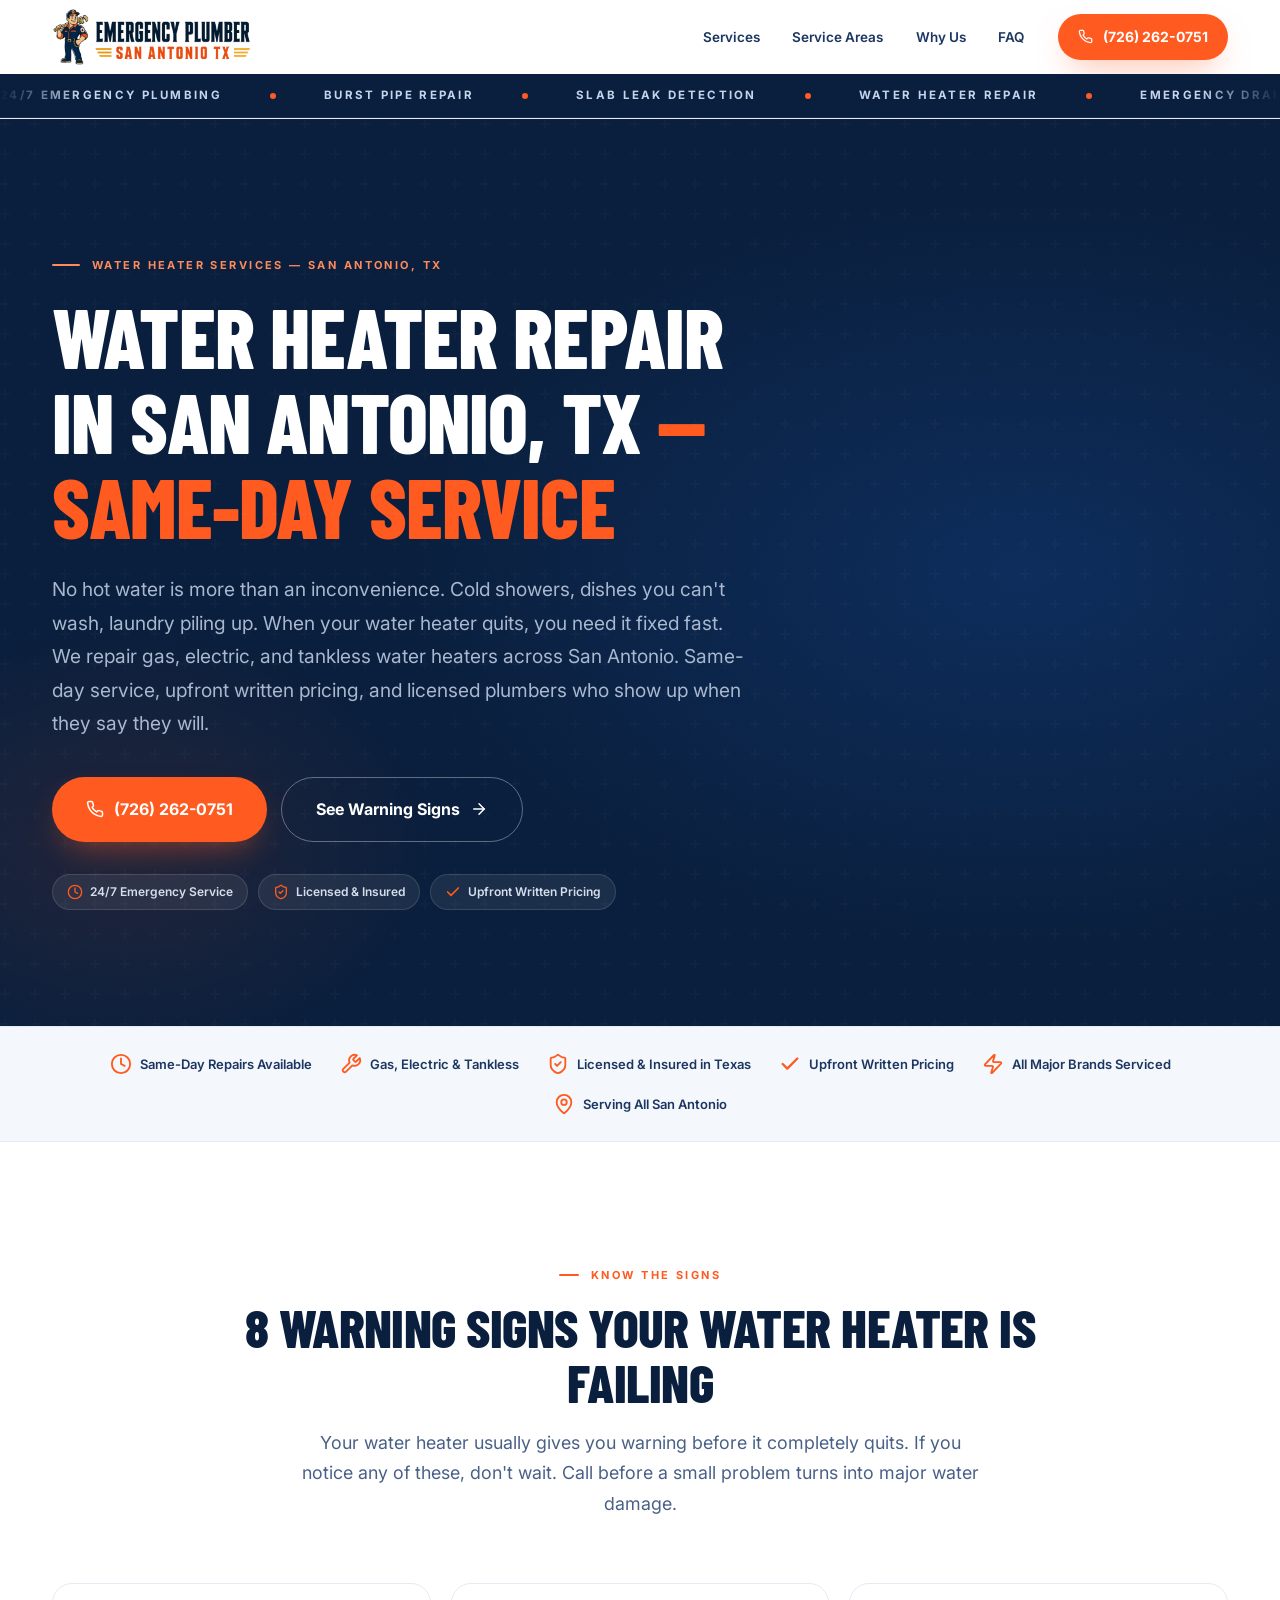
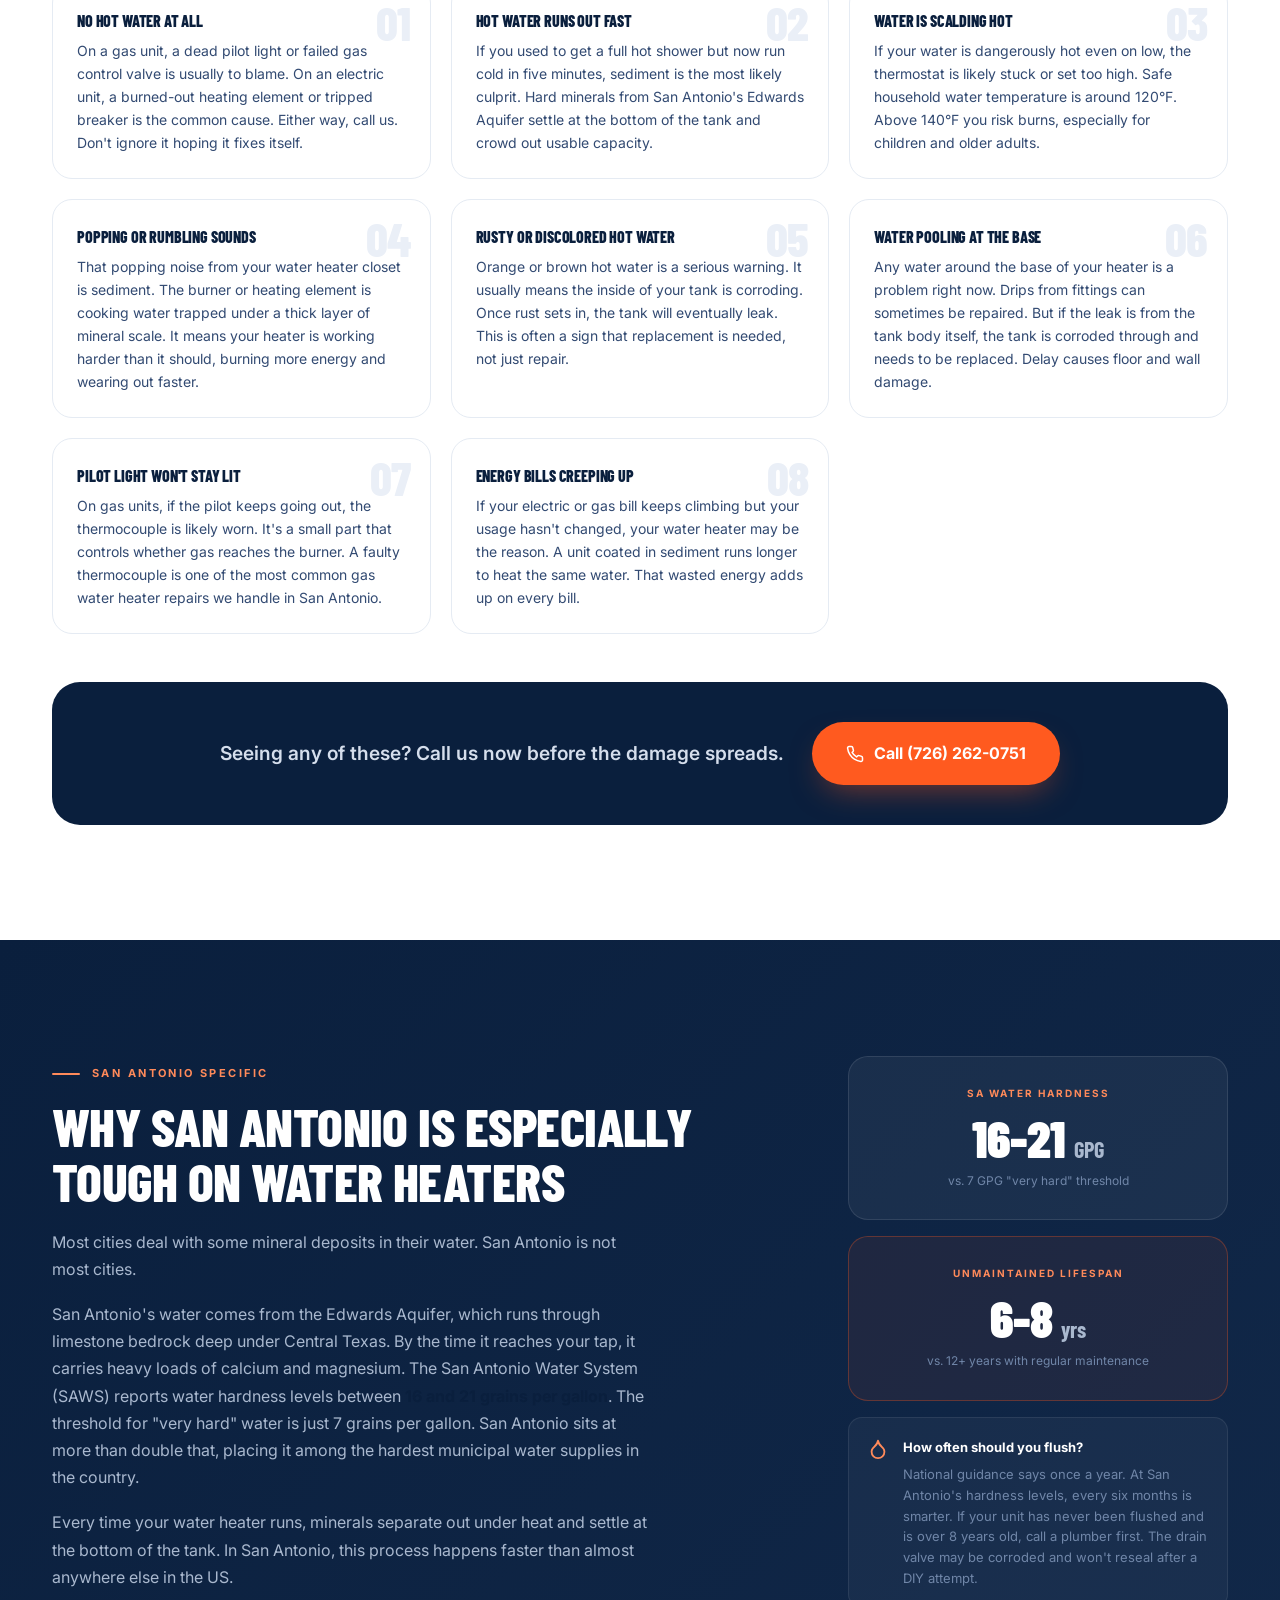
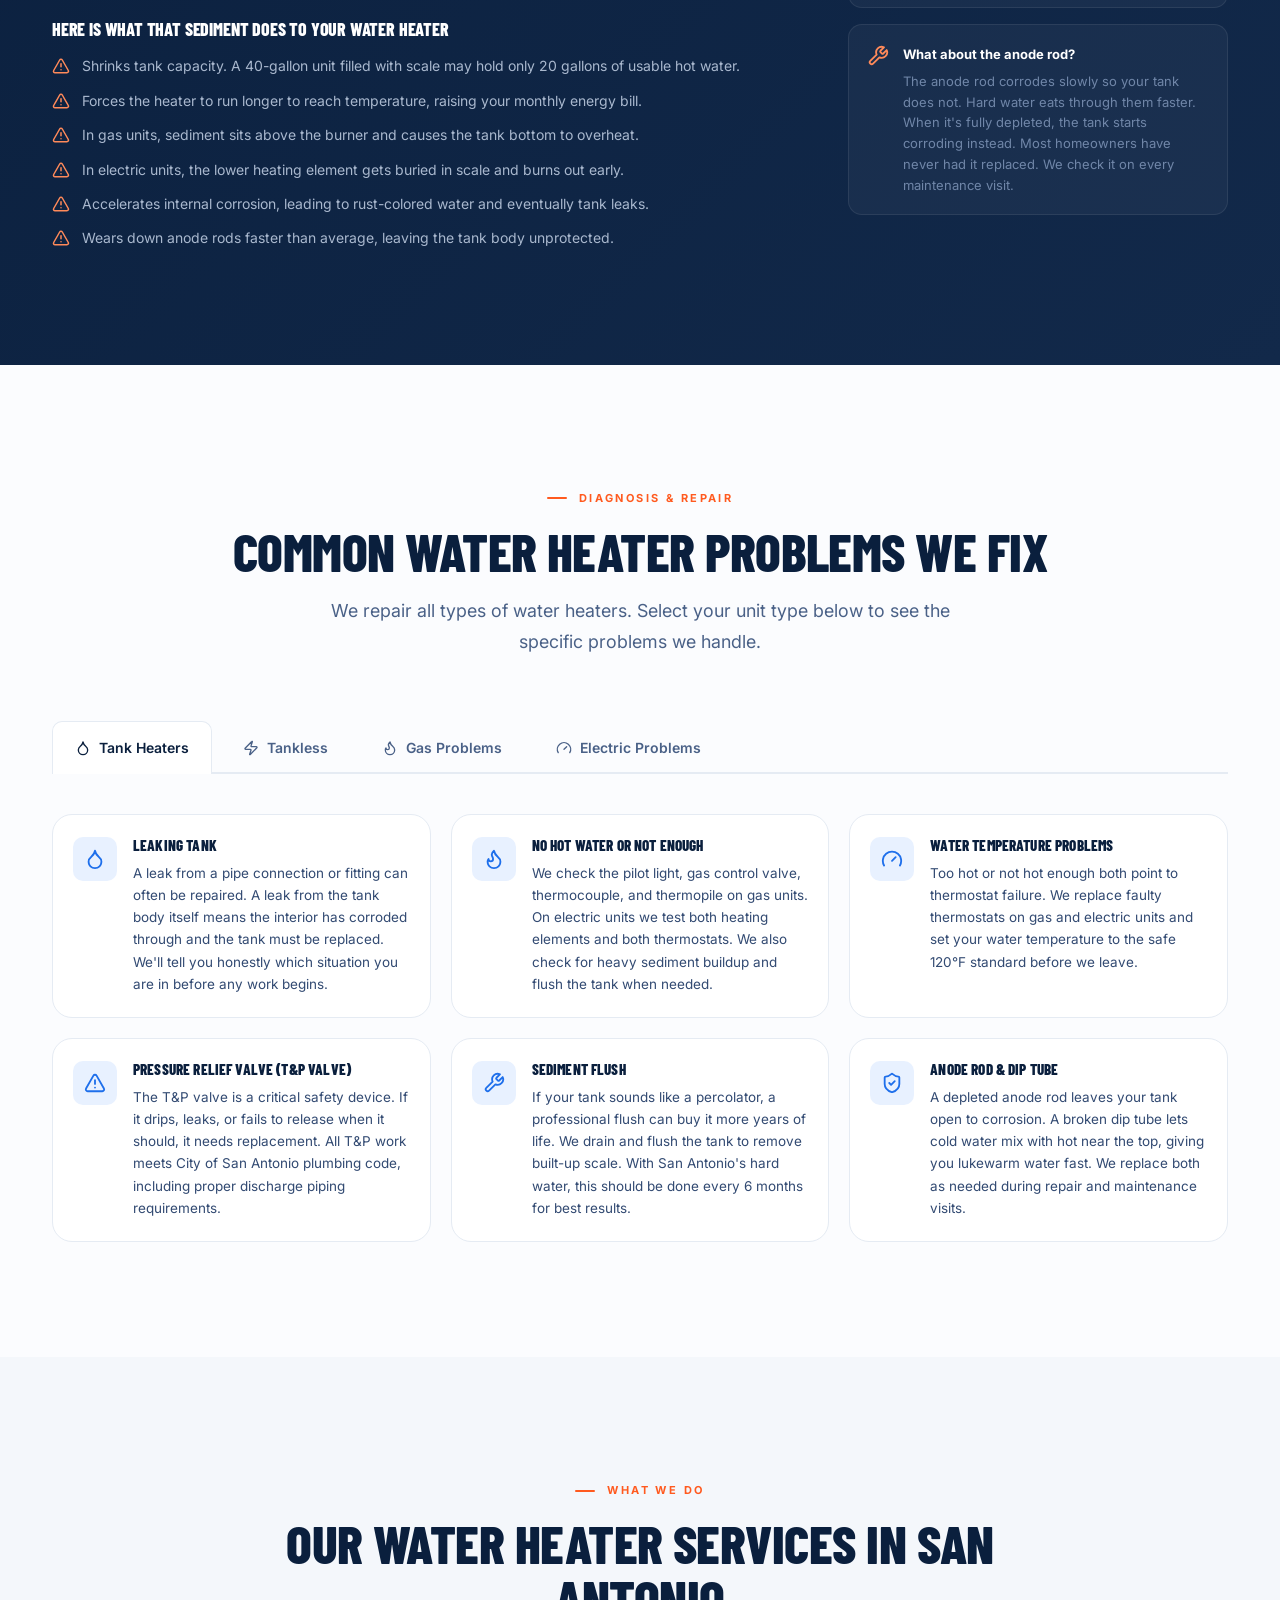
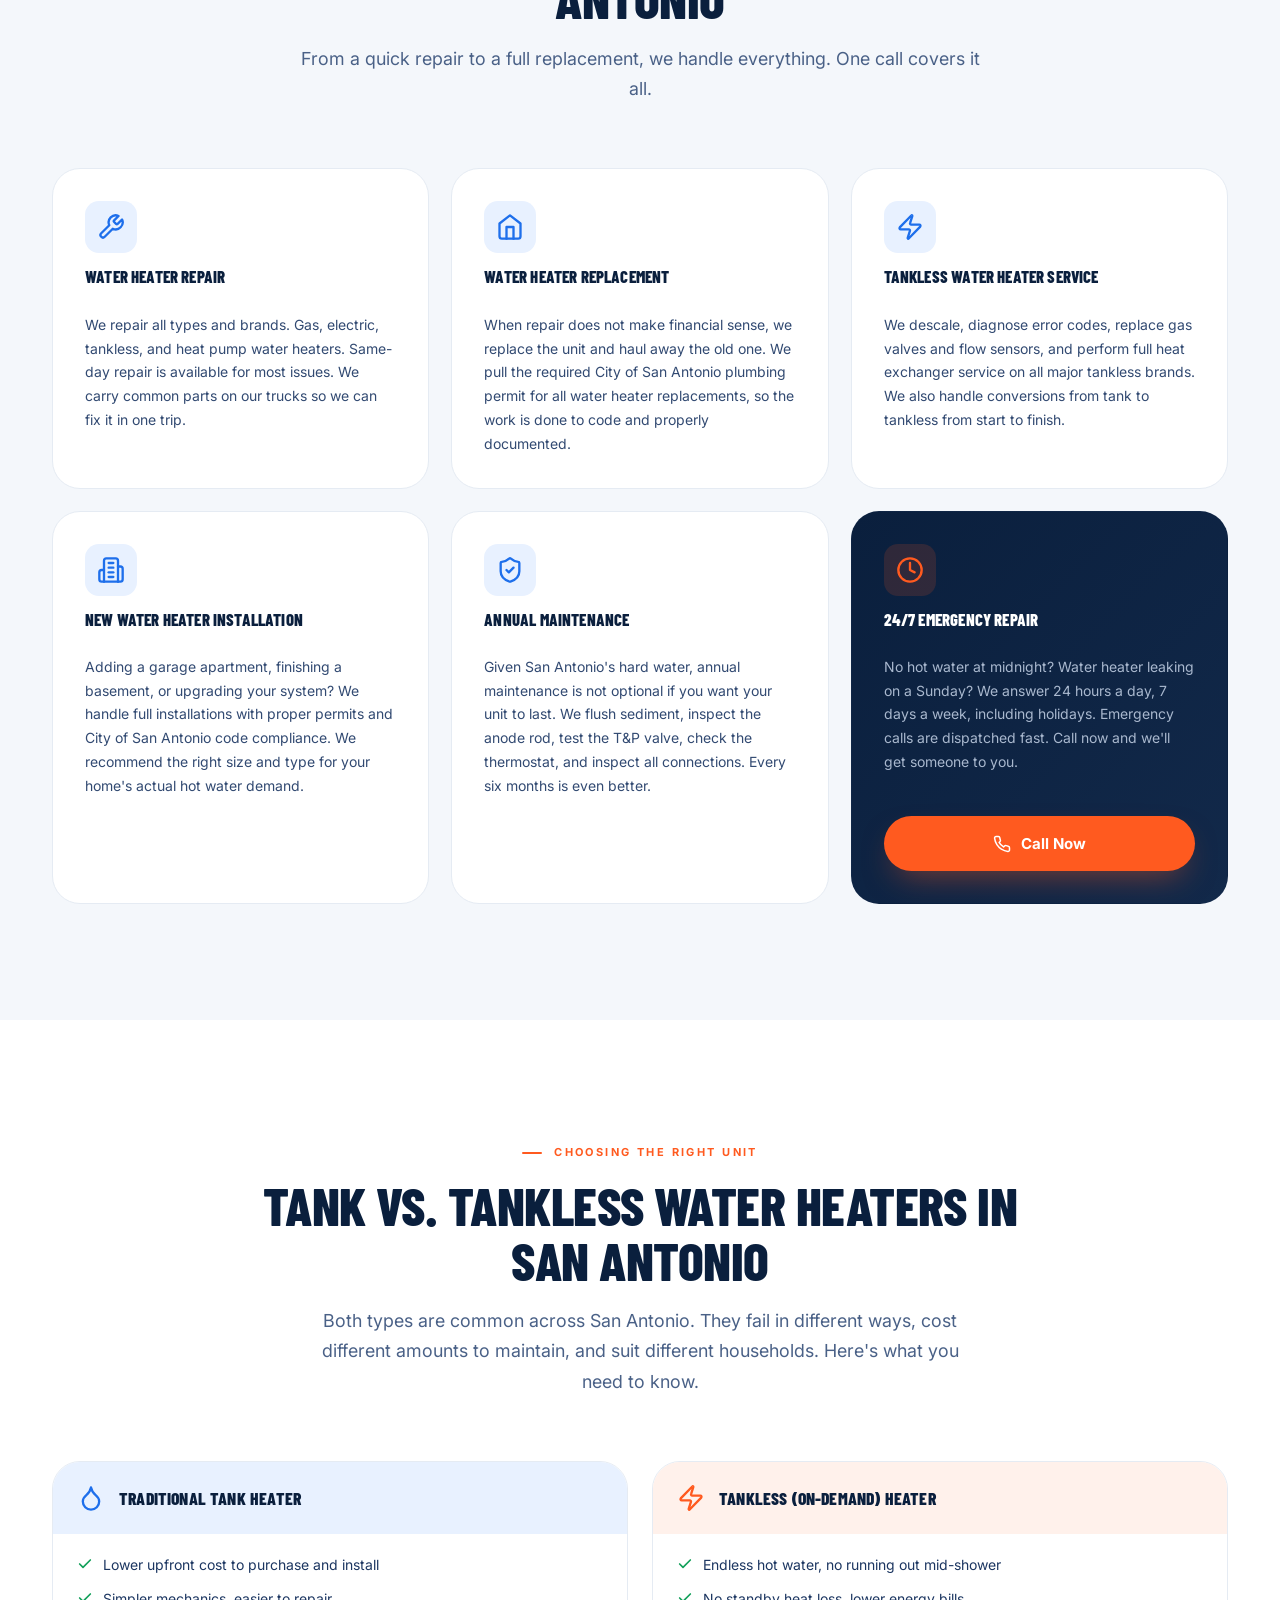
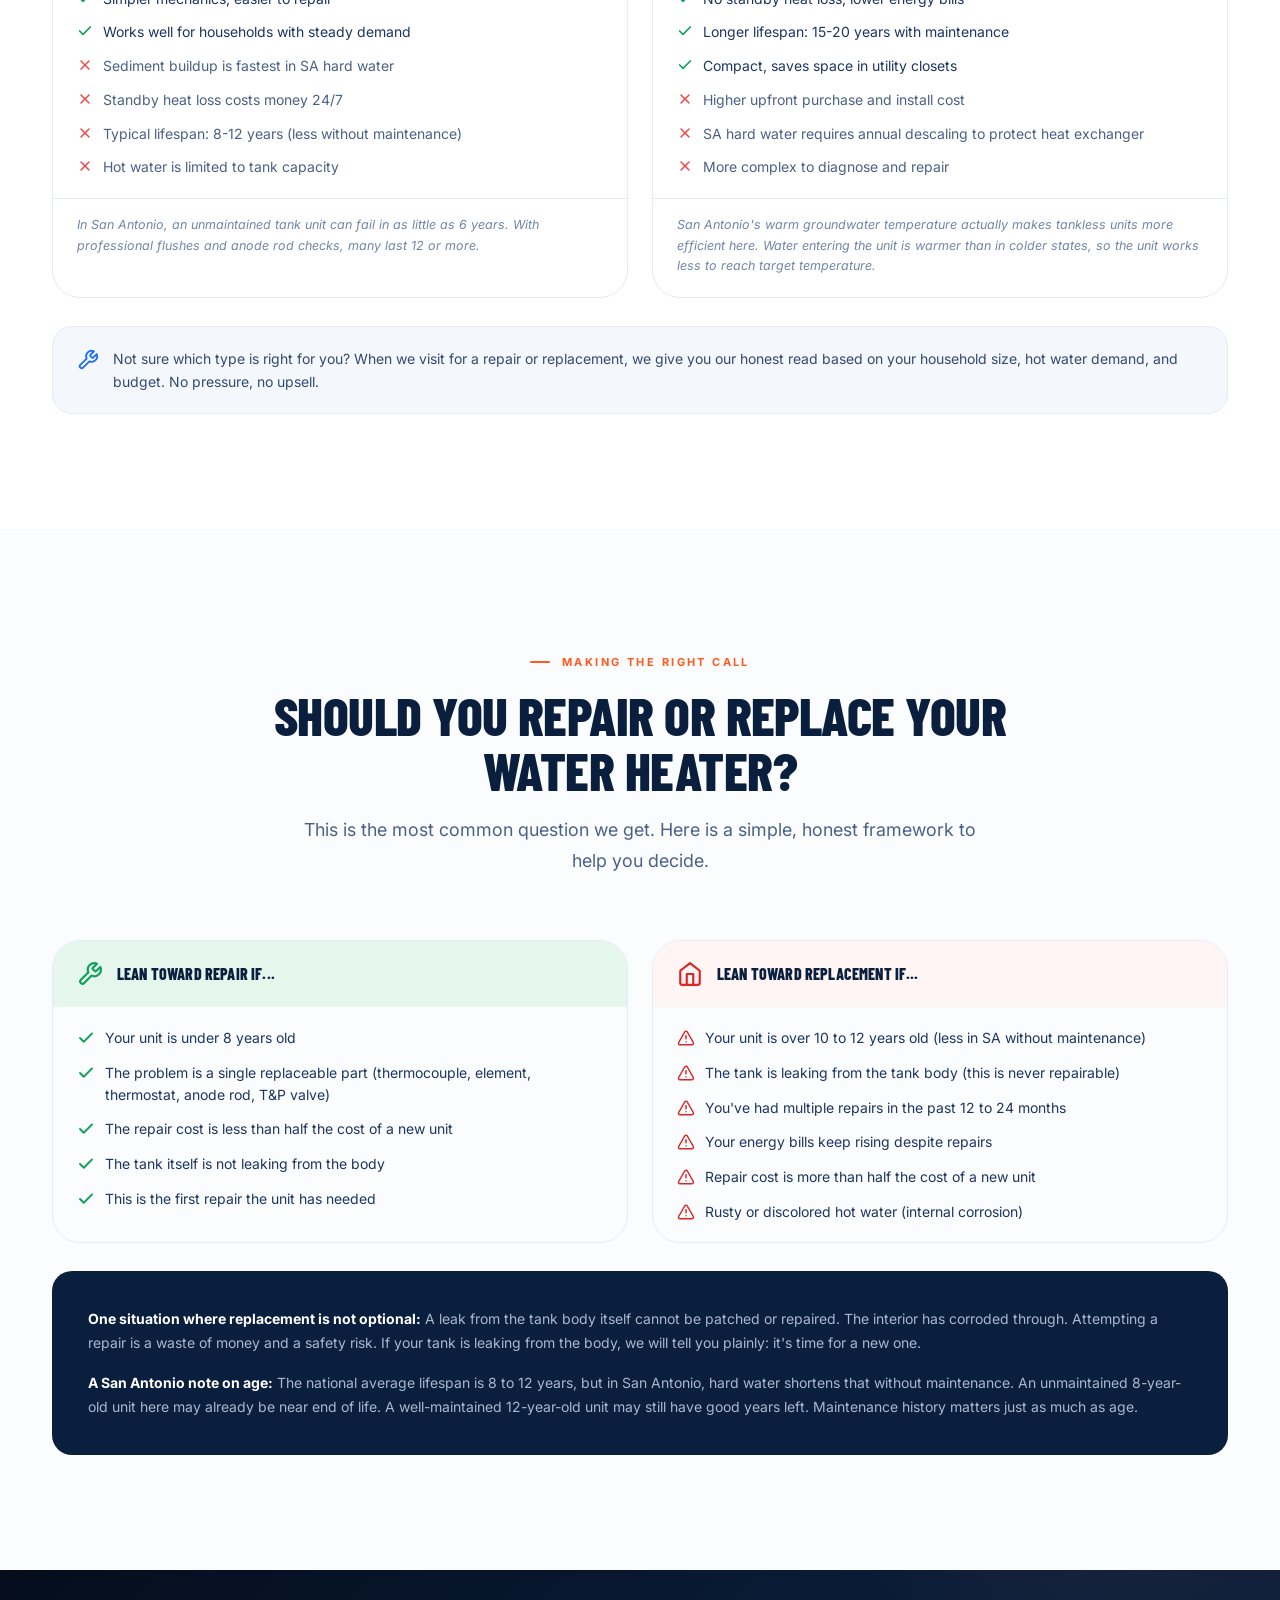
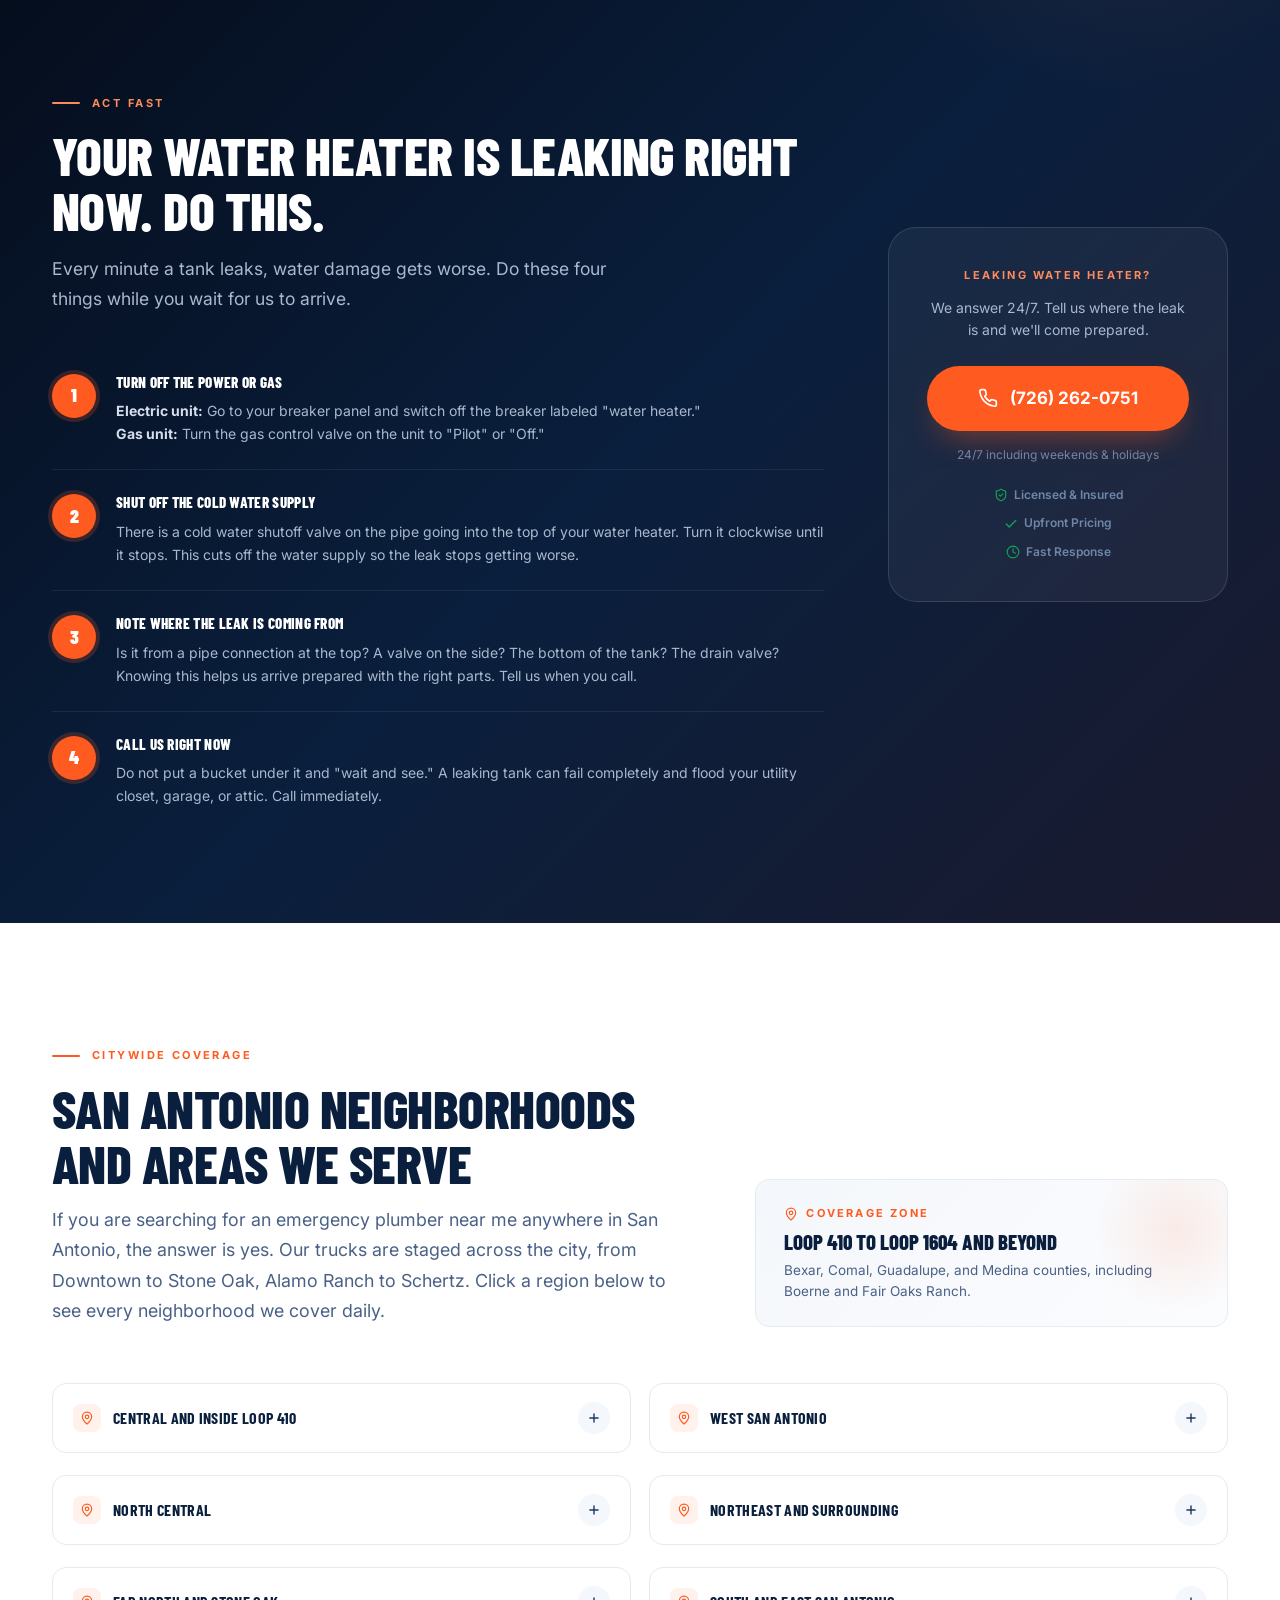
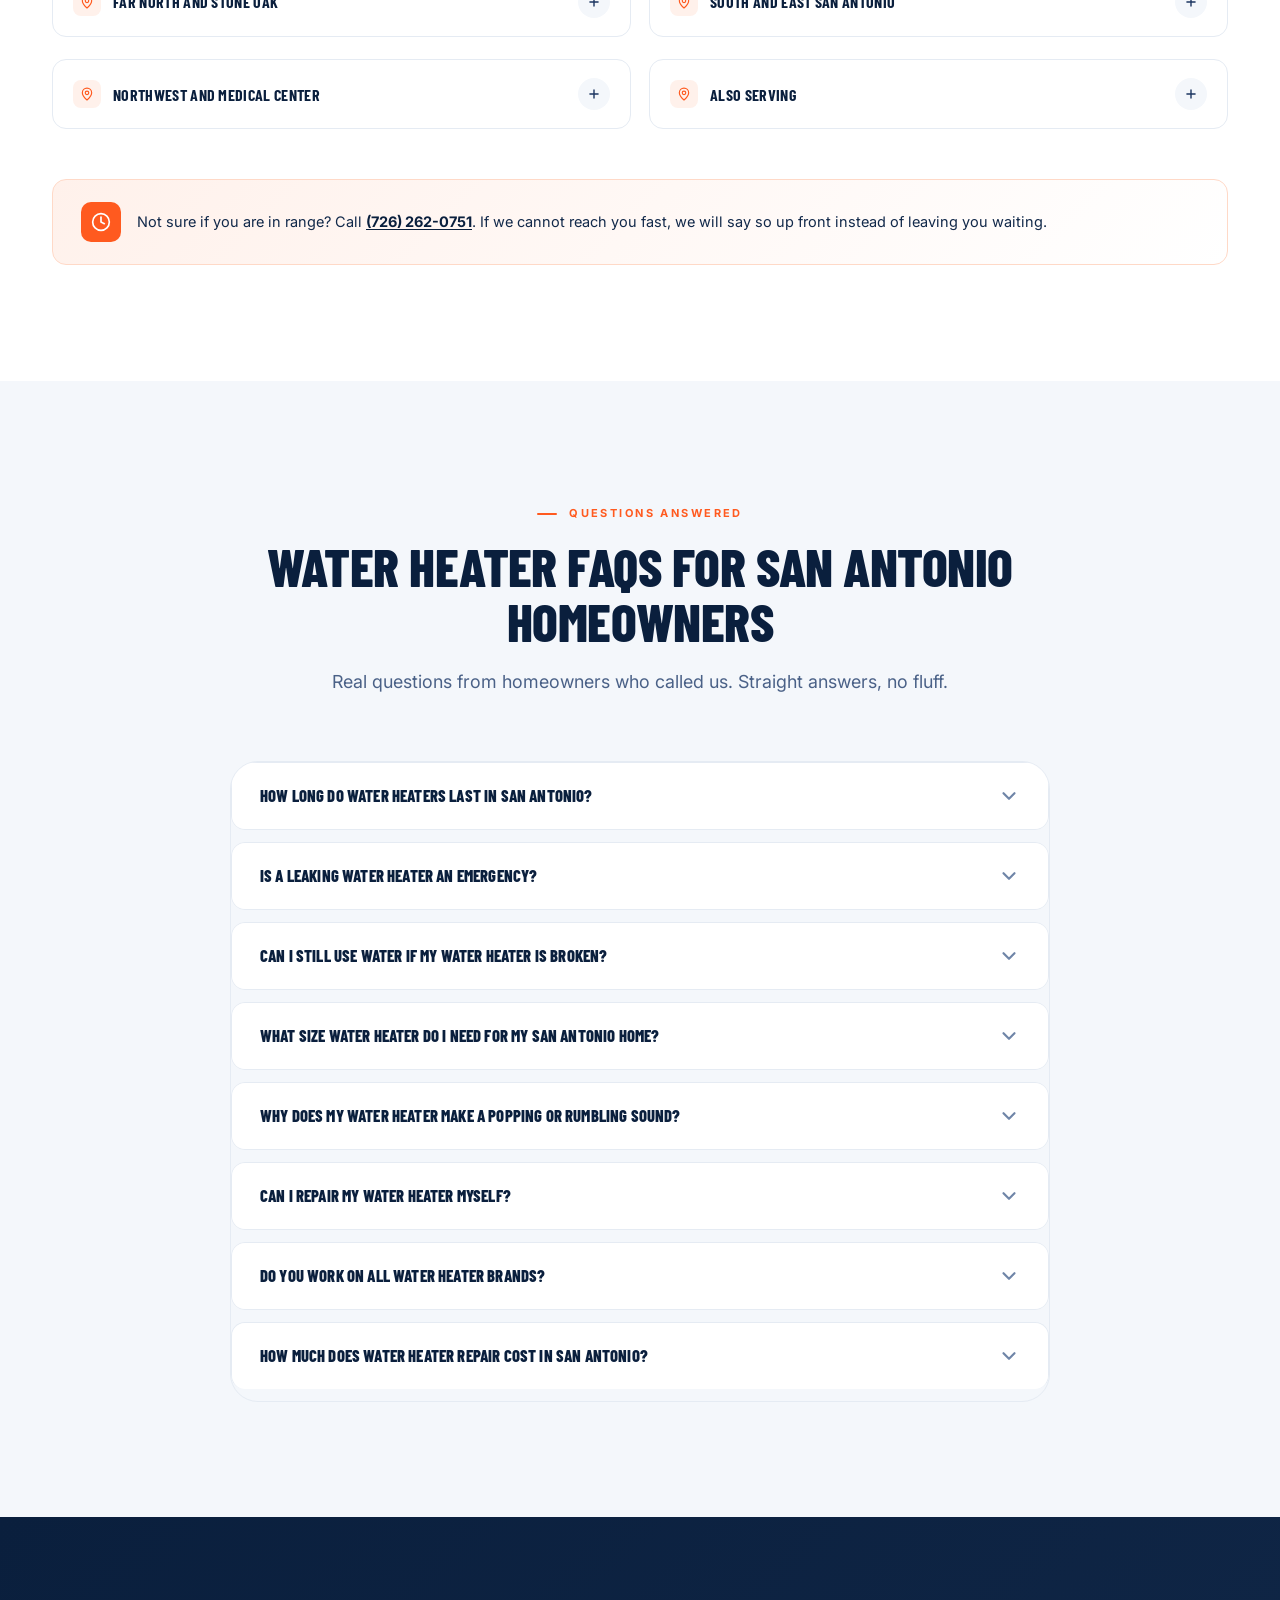
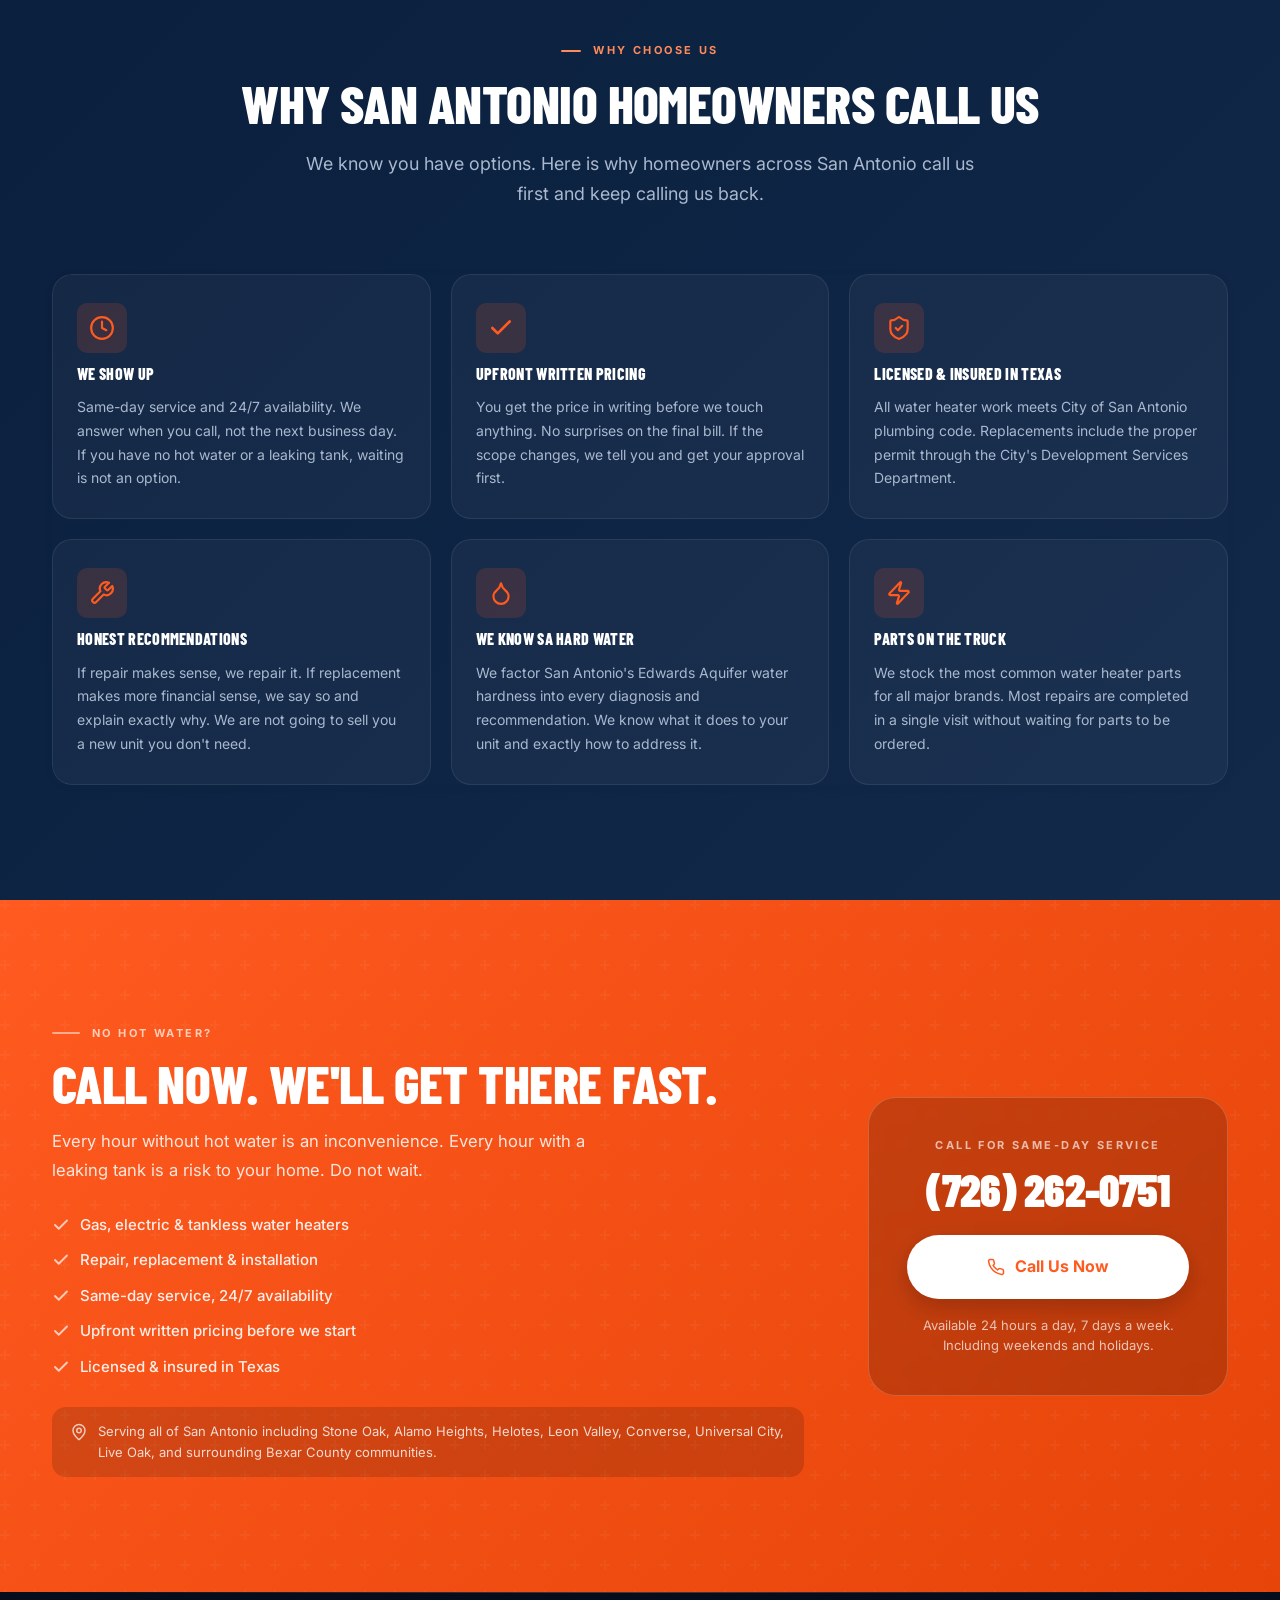
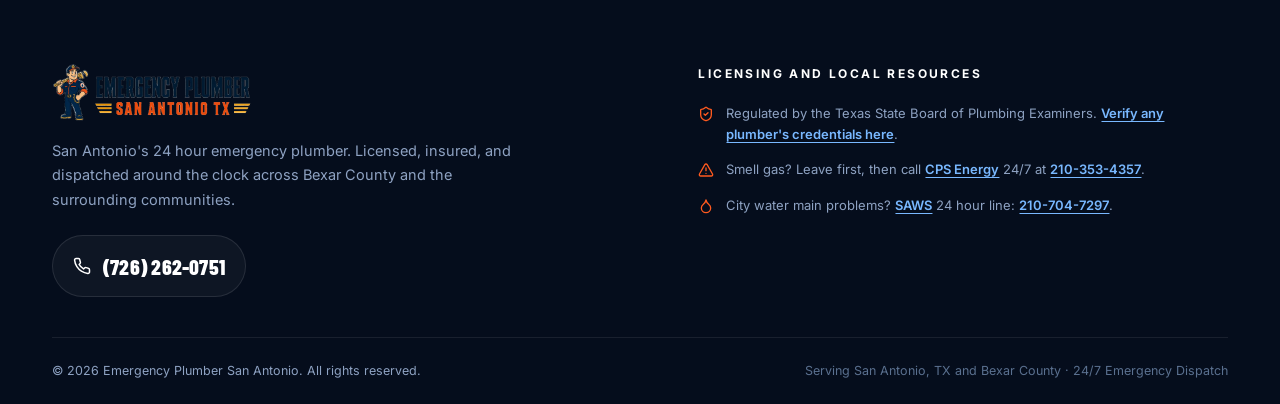
<file: water-heater-repair-san-antonio/index.html>
<!DOCTYPE html>
<html lang="en">
<head>
<meta charset="UTF-8">
<meta name="viewport" content="width=device-width, initial-scale=1.0">
<title>Water Heater Repair In San Antonio, TX | 24/7 Water Heater Services</title>
<meta name="description" content="No hot water in San Antonio? We repair gas, electric & tankless water heaters fast. Same-day service, upfront pricing, licensed plumbers. Call (726) 262-0751.">
<link rel="canonical" href="https://emergency-plumber-san-antonio.com/water-heater-repair-san-antonio/">
<meta name="robots" content="index, follow, max-image-preview:large, max-snippet:-1">
<meta name="theme-color" content="#0A1F3D">

<!-- Open Graph -->
<meta property="og:type" content="website">
<meta property="og:locale" content="en_US">
<meta property="og:title" content="Water Heater Repair San Antonio, TX | Same-Day Service">
<meta property="og:description" content="No hot water in San Antonio? We repair gas, electric & tankless water heaters fast. Same-day service, upfront pricing, licensed plumbers. Call (726) 262-0751.">
<meta property="og:url" content="https://emergency-plumber-san-antonio.com/water-heater-repair-san-antonio/">
<meta property="og:image" content="https://emergency-plumber-san-antonio.com/assets/images/water-heater-repair-san-antonio.webp">
<meta property="og:site_name" content="Emergency Plumber San Antonio">

<!-- Twitter -->
<meta name="twitter:card" content="summary_large_image">
<meta name="twitter:title" content="Water Heater Repair San Antonio, TX | Same-Day Service">
<meta name="twitter:description" content="No hot water in San Antonio? We repair gas, electric & tankless water heaters fast. Same-day service, upfront pricing, licensed plumbers. Call (726) 262-0751.">
<meta name="twitter:image" content="https://emergency-plumber-san-antonio.com/assets/images/water-heater-repair-san-antonio.webp">

<!-- Favicons -->
<link rel="icon" type="image/png" href="/assets/images/favicon-96x96.png" sizes="96x96">
<link rel="icon" type="image/svg+xml" href="/assets/images/favicon.svg">
<link rel="shortcut icon" href="/favicon.ico">
<link rel="apple-touch-icon" sizes="180x180" href="/assets/images/apple-touch-icon.png">
<meta name="apple-mobile-web-app-title" content="E Plumber">
<link rel="manifest" href="/site.webmanifest">

<!-- Fonts -->
<link rel="preconnect" href="https://fonts.googleapis.com">
<link rel="preconnect" href="https://fonts.gstatic.com" crossorigin>
<link href="https://fonts.googleapis.com/css2?family=Barlow+Condensed:wght@500;600;700;800;900&family=Inter:wght@400;500;600;700&display=swap" rel="stylesheet">

<link rel="stylesheet" href="/assets/css/styles.css">
<link rel="stylesheet" href="/assets/css/water-heater-repair.css">

<script>document.documentElement.classList.add('js')</script>
</head>
<body>

<!-- Icon sprite (same as homepage) -->
<svg xmlns="http://www.w3.org/2000/svg" style="display:none" aria-hidden="true">
  <symbol id="i-phone" viewBox="0 0 24 24" fill="none" stroke="currentColor" stroke-width="2" stroke-linecap="round" stroke-linejoin="round"><path d="M22 16.92v3a2 2 0 0 1-2.18 2 19.79 19.79 0 0 1-8.63-3.07 19.5 19.5 0 0 1-6-6 19.79 19.79 0 0 1-3.07-8.67A2 2 0 0 1 4.11 2h3a2 2 0 0 1 2 1.72 12.84 12.84 0 0 0 .7 2.81 2 2 0 0 1-.45 2.11L8.09 9.91a16 16 0 0 0 6 6l1.27-1.27a2 2 0 0 1 2.11-.45 12.84 12.84 0 0 0 2.81.7A2 2 0 0 1 22 16.92z"/></symbol>
  <symbol id="i-clock" viewBox="0 0 24 24" fill="none" stroke="currentColor" stroke-width="2" stroke-linecap="round" stroke-linejoin="round"><circle cx="12" cy="12" r="10"/><path d="M12 6v6l4 2"/></symbol>
  <symbol id="i-shield" viewBox="0 0 24 24" fill="none" stroke="currentColor" stroke-width="2" stroke-linecap="round" stroke-linejoin="round"><path d="M20 13c0 5-3.5 7.5-7.66 8.95a1 1 0 0 1-.67-.01C7.5 20.5 4 18 4 13V6a1 1 0 0 1 1-1c2 0 4.5-1.2 6.24-2.72a1.17 1.17 0 0 1 1.52 0C14.51 3.81 17 5 19 5a1 1 0 0 1 1 1z"/><path d="m9 12 2 2 4-4"/></symbol>
  <symbol id="i-check" viewBox="0 0 24 24" fill="none" stroke="currentColor" stroke-width="2.5" stroke-linecap="round" stroke-linejoin="round"><path d="M20 6 9 17l-5-5"/></symbol>
  <symbol id="i-pin" viewBox="0 0 24 24" fill="none" stroke="currentColor" stroke-width="2" stroke-linecap="round" stroke-linejoin="round"><path d="M20 10c0 4.993-5.539 10.193-7.399 11.799a1 1 0 0 1-1.202 0C9.539 20.193 4 14.993 4 10a8 8 0 0 1 16 0"/><circle cx="12" cy="10" r="3"/></symbol>
  <symbol id="i-drop" viewBox="0 0 24 24" fill="none" stroke="currentColor" stroke-width="2" stroke-linecap="round" stroke-linejoin="round"><path d="M12 22a7 7 0 0 0 7-7c0-2-1-3.9-3-5.5s-3.5-4-4-6.5c-.5 2.5-2 4.9-4 6.5C6 11.1 5 13 5 15a7 7 0 0 0 7 7z"/></symbol>
  <symbol id="i-wrench" viewBox="0 0 24 24" fill="none" stroke="currentColor" stroke-width="2" stroke-linecap="round" stroke-linejoin="round"><path d="M14.7 6.3a1 1 0 0 0 0 1.4l1.6 1.6a1 1 0 0 0 1.4 0l3.77-3.77a6 6 0 0 1-7.94 7.94l-6.91 6.91a2.12 2.12 0 0 1-3-3l6.91-6.91a6 6 0 0 1 7.94-7.94l-3.76 3.76z"/></symbol>
  <symbol id="i-flame" viewBox="0 0 24 24" fill="none" stroke="currentColor" stroke-width="2" stroke-linecap="round" stroke-linejoin="round"><path d="M8.5 14.5A2.5 2.5 0 0 0 11 12c0-1.38-.5-2-1-3-1.072-2.143-.224-4.054 2-6 .5 2.5 2 4.9 4 6.5 2 1.6 3 3.5 3 5.5a7 7 0 1 1-14 0c0-1.153.433-2.294 1-3a2.5 2.5 0 0 0 2.5 2.5z"/></symbol>
  <symbol id="i-zap" viewBox="0 0 24 24" fill="none" stroke="currentColor" stroke-width="2" stroke-linecap="round" stroke-linejoin="round"><path d="M4 14a1 1 0 0 1-.78-1.63l9.9-10.2a.5.5 0 0 1 .86.46l-1.92 6.02A1 1 0 0 0 13 10h7a1 1 0 0 1 .78 1.63l-9.9 10.2a.5.5 0 0 1-.86-.46l1.92-6.02A1 1 0 0 0 11 14z"/></symbol>
  <symbol id="i-gauge" viewBox="0 0 24 24" fill="none" stroke="currentColor" stroke-width="2" stroke-linecap="round" stroke-linejoin="round"><path d="m12 14 4-4"/><path d="M3.34 19a10 10 0 1 1 17.32 0"/></symbol>
  <symbol id="i-waves" viewBox="0 0 24 24" fill="none" stroke="currentColor" stroke-width="2" stroke-linecap="round" stroke-linejoin="round"><path d="M2 6c.6.5 1.2 1 2.5 1 2.5 0 2.5-2 5-2 2.6 0 2.4 2 5 2 2.5 0 2.5-2 5-2 1.3 0 1.9.5 2.5 1"/><path d="M2 12c.6.5 1.2 1 2.5 1 2.5 0 2.5-2 5-2 2.6 0 2.4 2 5 2 2.5 0 2.5-2 5-2 1.3 0 1.9.5 2.5 1"/><path d="M2 18c.6.5 1.2 1 2.5 1 2.5 0 2.5-2 5-2 2.6 0 2.4 2 5 2 2.5 0 2.5-2 5-2 1.3 0 1.9.5 2.5 1"/></symbol>
  <symbol id="i-home" viewBox="0 0 24 24" fill="none" stroke="currentColor" stroke-width="2" stroke-linecap="round" stroke-linejoin="round"><path d="m3 9 9-7 9 7v11a2 2 0 0 1-2 2H5a2 2 0 0 1-2-2z"/><path d="M9 22V12h6v10"/></symbol>
  <symbol id="i-building" viewBox="0 0 24 24" fill="none" stroke="currentColor" stroke-width="2" stroke-linecap="round" stroke-linejoin="round"><path d="M6 22V4a2 2 0 0 1 2-2h8a2 2 0 0 1 2 2v18Z"/><path d="M6 12H4a2 2 0 0 0-2 2v6a2 2 0 0 0 2 2h2"/><path d="M18 9h2a2 2 0 0 1 2 2v9a2 2 0 0 1-2 2h-2"/><path d="M10 6h4"/><path d="M10 10h4"/><path d="M10 14h4"/><path d="M10 18h4"/></symbol>
  <symbol id="i-menu" viewBox="0 0 24 24" fill="none" stroke="currentColor" stroke-width="2.2" stroke-linecap="round"><path d="M4 6h16M4 12h16M4 18h16"/></symbol>
  <symbol id="i-x" viewBox="0 0 24 24" fill="none" stroke="currentColor" stroke-width="2.2" stroke-linecap="round"><path d="M18 6 6 18"/><path d="m6 6 12 12"/></symbol>
  <symbol id="i-arrow" viewBox="0 0 24 24" fill="none" stroke="currentColor" stroke-width="2" stroke-linecap="round" stroke-linejoin="round"><path d="M5 12h14"/><path d="m12 5 7 7-7 7"/></symbol>
  <symbol id="i-chev" viewBox="0 0 24 24" fill="none" stroke="currentColor" stroke-width="2.4" stroke-linecap="round" stroke-linejoin="round"><path d="m6 9 6 6 6-6"/></symbol>
  <symbol id="i-alert" viewBox="0 0 24 24" fill="none" stroke="currentColor" stroke-width="2" stroke-linecap="round" stroke-linejoin="round"><path d="m21.73 18-8-14a2 2 0 0 0-3.48 0l-8 14A2 2 0 0 0 4 21h16a2 2 0 0 0 1.73-3Z"/><path d="M12 9v4"/><path d="M12 17h.01"/></symbol>
  <symbol id="i-plus" viewBox="0 0 24 24" fill="none" stroke="currentColor" stroke-width="2.4" stroke-linecap="round"><path d="M12 5v14M5 12h14"/></symbol>
  <symbol id="i-star" viewBox="0 0 24 24"><path d="M11.525 2.295a.53.53 0 0 1 .95 0l2.31 4.679a2.123 2.123 0 0 0 1.595 1.16l5.166.756a.53.53 0 0 1 .294.904l-3.736 3.638a2.123 2.123 0 0 0-.611 1.878l.882 5.14a.53.53 0 0 1-.771.56l-4.618-2.428a2.122 2.122 0 0 0-1.973 0L6.396 21.01a.53.53 0 0 1-.77-.56l.881-5.139a2.122 2.122 0 0 0-.611-1.879L2.16 9.795a.53.53 0 0 1 .294-.906l5.165-.755a2.122 2.122 0 0 0 1.597-1.16z"/></symbol>
</svg>

<!-- ============ HEADER ============ -->
<header class="site-head" id="siteHead">
  <div class="container nav-inner">
    <a class="logo" href="/" aria-label="Emergency Plumber San Antonio, back to top">
      <img src="/assets/images/logo.webp" alt="Emergency Plumber San Antonio Logo" width="1280" height="362" class="logo-img">
    </a>
    <button class="burger" id="burger" aria-expanded="false" aria-controls="navList" aria-label="Open menu">
      <svg class="ic-menu" aria-hidden="true"><use href="#i-menu"/></svg>
      <svg class="ic-x" aria-hidden="true"><use href="#i-x"/></svg>
    </button>
    <nav class="main-nav" aria-label="Primary">
      <ul id="navList">
        <li><a href="#whr-services">Services</a></li>
        <li><a href="#areas">Service Areas</a></li>
        <li><a href="#whr-why">Why Us</a></li>
        <li><a href="#whr-faq">FAQ</a></li>
      </ul>
    </nav>
    <a class="head-call" href="tel:+17262620751">
      <svg aria-hidden="true"><use href="#i-phone"/></svg>
      (726) 262-0751
    </a>
  </div>

  <!-- Marquee ticker -->
  <div class="ticker" aria-hidden="true">
    <div class="ticker-track">
      <div class="ticker-set">
        <span class="ticker-item">24/7 Emergency Plumbing</span>
        <span class="ticker-item">Burst Pipe Repair</span>
        <span class="ticker-item">Slab Leak Detection</span>
        <span class="ticker-item">Water Heater Repair</span>
        <span class="ticker-item">Emergency Drain Cleaning</span>
        <span class="ticker-item">Sewer Line Repair</span>
        <span class="ticker-item">Gas Leak Repair</span>
        <span class="ticker-item">Toilet Overflow Repair</span>
        <span class="ticker-item">Water Line Repair</span>
        <span class="ticker-item">Frozen Pipe Thawing</span>
        <span class="ticker-item">60 Minute Arrival</span>
        <span class="ticker-item">Licensed and Insured</span>
      </div>
      <div class="ticker-set" aria-hidden="true">
        <span class="ticker-item">24/7 Emergency Plumbing</span>
        <span class="ticker-item">Burst Pipe Repair</span>
        <span class="ticker-item">Slab Leak Detection</span>
        <span class="ticker-item">Water Heater Repair</span>
        <span class="ticker-item">Emergency Drain Cleaning</span>
        <span class="ticker-item">Sewer Line Repair</span>
        <span class="ticker-item">Gas Leak Repair</span>
        <span class="ticker-item">Toilet Overflow Repair</span>
        <span class="ticker-item">Water Line Repair</span>
        <span class="ticker-item">Frozen Pipe Thawing</span>
        <span class="ticker-item">60 Minute Arrival</span>
        <span class="ticker-item">Licensed and Insured</span>
      </div>
    </div>
  </div>
</header>



<!-- ============================================================
   HERO
============================================================ -->
<section class="whr-hero" aria-labelledby="hero-h1">
  <div class="container">
    <div class="whr-hero__inner">
      <div class="whr-hero__content">
        <span class="eyebrow on-dark">Water Heater Services &mdash; San Antonio, TX</span>
        <h1 id="hero-h1">Water Heater Repair in San Antonio, TX<span class="h1-accent"> &mdash; Same-Day Service</span></h1>
        <p class="whr-hero__lead">No hot water is more than an inconvenience. Cold showers, dishes you can't wash, laundry piling up. When your water heater quits, you need it fixed fast. We repair gas, electric, and tankless water heaters across San Antonio. Same-day service, upfront written pricing, and licensed plumbers who show up when they say they will.</p>
        <div class="whr-hero__actions">
          <a href="tel:7262620751" class="btn btn-accent btn-lg">
            <svg width="20" height="20" aria-hidden="true"><use href="#i-phone"/></svg>
            (726) 262-0751
          </a>
          <a href="#whr-signs" class="btn btn-outline-light btn-lg">
            See Warning Signs
            <svg width="20" height="20" aria-hidden="true"><use href="#i-arrow"/></svg>
          </a>
        </div>
        <div class="whr-hero__badges">
          <span class="hero-badge">
            <svg width="16" height="16" aria-hidden="true"><use href="#i-clock"/></svg>
            24/7 Emergency Service
          </span>
          <span class="hero-badge">
            <svg width="16" height="16" aria-hidden="true"><use href="#i-shield"/></svg>
            Licensed &amp; Insured
          </span>
          <span class="hero-badge">
            <svg width="16" height="16" aria-hidden="true"><use href="#i-check"/></svg>
            Upfront Written Pricing
          </span>
        </div>
      </div>
      <div class="whr-hero__card" aria-label="Quick call card">
        <div class="hero-card">
          <p class="hero-card__label">Call for Same-Day Service</p>
          <a href="tel:7262620751" class="hero-card__phone">(726) 262-0751</a>
          <p class="hero-card__sub">Available 24 hours a day, 7 days a week, including holidays.</p>
          <ul class="hero-card__list" aria-label="Services included">
            <li><svg width="16" height="16" aria-hidden="true"><use href="#i-check"/></svg> Gas &amp; Electric Water Heaters</li>
            <li><svg width="16" height="16" aria-hidden="true"><use href="#i-check"/></svg> Tankless Water Heaters</li>
            <li><svg width="16" height="16" aria-hidden="true"><use href="#i-check"/></svg> Leaks, No Hot Water &amp; More</li>
            <li><svg width="16" height="16" aria-hidden="true"><use href="#i-check"/></svg> Repair, Replacement &amp; Install</li>
            <li><svg width="16" height="16" aria-hidden="true"><use href="#i-check"/></svg> All Major Brands Serviced</li>
          </ul>
        </div>
      </div>
    </div>
  </div>
</section>

<!-- ============================================================
   TRUST BAR
============================================================ -->
<div class="whr-trust-bar" aria-label="Key service features">
  <div class="container">
    <ul class="trust-bar__list">
      <li class="trust-bar__item">
        <svg width="22" height="22" aria-hidden="true"><use href="#i-clock"/></svg>
        <span>Same-Day Repairs Available</span>
      </li>
      <li class="trust-bar__item">
        <svg width="22" height="22" aria-hidden="true"><use href="#i-wrench"/></svg>
        <span>Gas, Electric &amp; Tankless</span>
      </li>
      <li class="trust-bar__item">
        <svg width="22" height="22" aria-hidden="true"><use href="#i-shield"/></svg>
        <span>Licensed &amp; Insured in Texas</span>
      </li>
      <li class="trust-bar__item">
        <svg width="22" height="22" aria-hidden="true"><use href="#i-check"/></svg>
        <span>Upfront Written Pricing</span>
      </li>
      <li class="trust-bar__item">
        <svg width="22" height="22" aria-hidden="true"><use href="#i-zap"/></svg>
        <span>All Major Brands Serviced</span>
      </li>
      <li class="trust-bar__item">
        <svg width="22" height="22" aria-hidden="true"><use href="#i-pin"/></svg>
        <span>Serving All San Antonio</span>
      </li>
    </ul>
  </div>
</div>

<!-- ============================================================
   WARNING SIGNS
============================================================ -->
<section class="sec whr-signs" id="whr-signs" aria-labelledby="signs-h2">
  <div class="container">
    <div class="sec-head center">
      <span class="eyebrow center">Know the Signs</span>
      <h2 id="signs-h2">8 Warning Signs Your Water Heater Is Failing</h2>
      <p class="lead">Your water heater usually gives you warning before it completely quits. If you notice any of these, don't wait. Call before a small problem turns into major water damage.</p>
    </div>
    <ol class="signs-grid" aria-label="Warning signs list">
      <li class="sign-card">
        <span class="sign-num" aria-hidden="true">01</span>
        <div class="sign-body">
          <h3>No Hot Water At All</h3>
          <p>On a gas unit, a dead pilot light or failed gas control valve is usually to blame. On an electric unit, a burned-out heating element or tripped breaker is the common cause. Either way, call us. Don't ignore it hoping it fixes itself.</p>
        </div>
      </li>
      <li class="sign-card">
        <span class="sign-num" aria-hidden="true">02</span>
        <div class="sign-body">
          <h3>Hot Water Runs Out Fast</h3>
          <p>If you used to get a full hot shower but now run cold in five minutes, sediment is the most likely culprit. Hard minerals from San Antonio's Edwards Aquifer settle at the bottom of the tank and crowd out usable capacity.</p>
        </div>
      </li>
      <li class="sign-card">
        <span class="sign-num" aria-hidden="true">03</span>
        <div class="sign-body">
          <h3>Water Is Scalding Hot</h3>
          <p>If your water is dangerously hot even on low, the thermostat is likely stuck or set too high. Safe household water temperature is around 120°F. Above 140°F you risk burns, especially for children and older adults.</p>
        </div>
      </li>
      <li class="sign-card">
        <span class="sign-num" aria-hidden="true">04</span>
        <div class="sign-body">
          <h3>Popping or Rumbling Sounds</h3>
          <p>That popping noise from your water heater closet is sediment. The burner or heating element is cooking water trapped under a thick layer of mineral scale. It means your heater is working harder than it should, burning more energy and wearing out faster.</p>
        </div>
      </li>
      <li class="sign-card">
        <span class="sign-num" aria-hidden="true">05</span>
        <div class="sign-body">
          <h3>Rusty or Discolored Hot Water</h3>
          <p>Orange or brown hot water is a serious warning. It usually means the inside of your tank is corroding. Once rust sets in, the tank will eventually leak. This is often a sign that replacement is needed, not just repair.</p>
        </div>
      </li>
      <li class="sign-card">
        <span class="sign-num" aria-hidden="true">06</span>
        <div class="sign-body">
          <h3>Water Pooling at the Base</h3>
          <p>Any water around the base of your heater is a problem right now. Drips from fittings can sometimes be repaired. But if the leak is from the tank body itself, the tank is corroded through and needs to be replaced. Delay causes floor and wall damage.</p>
        </div>
      </li>
      <li class="sign-card">
        <span class="sign-num" aria-hidden="true">07</span>
        <div class="sign-body">
          <h3>Pilot Light Won't Stay Lit</h3>
          <p>On gas units, if the pilot keeps going out, the thermocouple is likely worn. It's a small part that controls whether gas reaches the burner. A faulty thermocouple is one of the most common gas water heater repairs we handle in San Antonio.</p>
        </div>
      </li>
      <li class="sign-card">
        <span class="sign-num" aria-hidden="true">08</span>
        <div class="sign-body">
          <h3>Energy Bills Creeping Up</h3>
          <p>If your electric or gas bill keeps climbing but your usage hasn't changed, your water heater may be the reason. A unit coated in sediment runs longer to heat the same water. That wasted energy adds up on every bill.</p>
        </div>
      </li>
    </ol>
    <div class="signs-cta">
      <p>Seeing any of these? Call us now before the damage spreads.</p>
      <a href="tel:7262620751" class="btn btn-accent btn-lg">
        <svg width="20" height="20" aria-hidden="true"><use href="#i-phone"/></svg>
        Call (726) 262-0751
      </a>
    </div>
  </div>
</section>

<!-- ============================================================
   HARD WATER SECTION
============================================================ -->
<section class="sec whr-hardwater" id="whr-hardwater" aria-labelledby="hw-h2">
  <div class="container">
    <div class="hw-inner">
      <div class="hw-content">
        <span class="eyebrow">San Antonio Specific</span>
        <h2 id="hw-h2">Why San Antonio Is Especially Tough on Water Heaters</h2>
        <p>Most cities deal with some mineral deposits in their water. San Antonio is not most cities.</p>
        <p>San Antonio's water comes from the Edwards Aquifer, which runs through limestone bedrock deep under Central Texas. By the time it reaches your tap, it carries heavy loads of calcium and magnesium. The San Antonio Water System (SAWS) reports water hardness levels between <strong>16 and 21 grains per gallon</strong>. The threshold for "very hard" water is just 7 grains per gallon. San Antonio sits at more than double that, placing it among the hardest municipal water supplies in the country.</p>
        <p>Every time your water heater runs, minerals separate out under heat and settle at the bottom of the tank. In San Antonio, this process happens faster than almost anywhere else in the US.</p>
        <h3 class="hw-subhead">Here Is What That Sediment Does to Your Water Heater</h3>
        <ul class="hw-list">
          <li>
            <svg width="18" height="18" aria-hidden="true"><use href="#i-alert"/></svg>
            <span>Shrinks tank capacity. A 40-gallon unit filled with scale may hold only 20 gallons of usable hot water.</span>
          </li>
          <li>
            <svg width="18" height="18" aria-hidden="true"><use href="#i-alert"/></svg>
            <span>Forces the heater to run longer to reach temperature, raising your monthly energy bill.</span>
          </li>
          <li>
            <svg width="18" height="18" aria-hidden="true"><use href="#i-alert"/></svg>
            <span>In gas units, sediment sits above the burner and causes the tank bottom to overheat.</span>
          </li>
          <li>
            <svg width="18" height="18" aria-hidden="true"><use href="#i-alert"/></svg>
            <span>In electric units, the lower heating element gets buried in scale and burns out early.</span>
          </li>
          <li>
            <svg width="18" height="18" aria-hidden="true"><use href="#i-alert"/></svg>
            <span>Accelerates internal corrosion, leading to rust-colored water and eventually tank leaks.</span>
          </li>
          <li>
            <svg width="18" height="18" aria-hidden="true"><use href="#i-alert"/></svg>
            <span>Wears down anode rods faster than average, leaving the tank body unprotected.</span>
          </li>
        </ul>
      </div>
      <div class="hw-stats">
        <div class="hw-stat-card">
          <div class="hw-stat-card__inner">
            <p class="hw-stat-eyebrow">SA Water Hardness</p>
            <p class="hw-stat-num">16-21 <span>GPG</span></p>
            <p class="hw-stat-note">vs. 7 GPG "very hard" threshold</p>
          </div>
        </div>
        <div class="hw-stat-card hw-stat-card--warn">
          <div class="hw-stat-card__inner">
            <p class="hw-stat-eyebrow">Unmaintained Lifespan</p>
            <p class="hw-stat-num">6-8 <span>yrs</span></p>
            <p class="hw-stat-note">vs. 12+ years with regular maintenance</p>
          </div>
        </div>
        <div class="hw-tip">
          <svg width="22" height="22" aria-hidden="true"><use href="#i-drop"/></svg>
          <div>
            <strong>How often should you flush?</strong>
            <p>National guidance says once a year. At San Antonio's hardness levels, every six months is smarter. If your unit has never been flushed and is over 8 years old, call a plumber first. The drain valve may be corroded and won't reseal after a DIY attempt.</p>
          </div>
        </div>
        <div class="hw-tip">
          <svg width="22" height="22" aria-hidden="true"><use href="#i-wrench"/></svg>
          <div>
            <strong>What about the anode rod?</strong>
            <p>The anode rod corrodes slowly so your tank does not. Hard water eats through them faster. When it's fully depleted, the tank starts corroding instead. Most homeowners have never had it replaced. We check it on every maintenance visit.</p>
          </div>
        </div>
      </div>
    </div>
  </div>
</section>

<!-- ============================================================
   WHAT WE REPAIR — CSS-ONLY TABS
============================================================ -->
<section class="sec whr-repairs" id="whr-repairs" aria-labelledby="repairs-h2">
  <div class="container">
    <div class="sec-head center">
      <span class="eyebrow center">Diagnosis &amp; Repair</span>
      <h2 id="repairs-h2">Common Water Heater Problems We Fix</h2>
      <p class="lead">We repair all types of water heaters. Select your unit type below to see the specific problems we handle.</p>
    </div>

    <!-- CSS-ONLY TABS: inputs must be first siblings of nav + panels -->
    <div class="rtabs">
      <input type="radio" name="rtab" id="rt-tank" class="rt-inp" checked>
      <input type="radio" name="rtab" id="rt-tankless" class="rt-inp">
      <input type="radio" name="rtab" id="rt-gas" class="rt-inp">
      <input type="radio" name="rtab" id="rt-electric" class="rt-inp">

      <div class="rt-nav" role="tablist" aria-label="Water heater repair categories">
        <label for="rt-tank" class="rt-lbl" role="tab">
          <svg width="18" height="18" aria-hidden="true"><use href="#i-drop"/></svg>
          Tank Heaters
        </label>
        <label for="rt-tankless" class="rt-lbl" role="tab">
          <svg width="18" height="18" aria-hidden="true"><use href="#i-zap"/></svg>
          Tankless
        </label>
        <label for="rt-gas" class="rt-lbl" role="tab">
          <svg width="18" height="18" aria-hidden="true"><use href="#i-flame"/></svg>
          Gas Problems
        </label>
        <label for="rt-electric" class="rt-lbl" role="tab">
          <svg width="18" height="18" aria-hidden="true"><use href="#i-gauge"/></svg>
          Electric Problems
        </label>
      </div>

      <!-- Panel 1: Tank -->
      <div class="rt-panel" id="rp-tank" role="tabpanel" aria-labelledby="rt-tank">
        <div class="rp-grid">
          <div class="rp-item">
            <div class="rp-item__icon"><svg width="22" height="22" aria-hidden="true"><use href="#i-drop"/></svg></div>
            <div class="rp-item__body">
              <h3>Leaking Tank</h3>
              <p>A leak from a pipe connection or fitting can often be repaired. A leak from the tank body itself means the interior has corroded through and the tank must be replaced. We'll tell you honestly which situation you are in before any work begins.</p>
            </div>
          </div>
          <div class="rp-item">
            <div class="rp-item__icon"><svg width="22" height="22" aria-hidden="true"><use href="#i-flame"/></svg></div>
            <div class="rp-item__body">
              <h3>No Hot Water or Not Enough</h3>
              <p>We check the pilot light, gas control valve, thermocouple, and thermopile on gas units. On electric units we test both heating elements and both thermostats. We also check for heavy sediment buildup and flush the tank when needed.</p>
            </div>
          </div>
          <div class="rp-item">
            <div class="rp-item__icon"><svg width="22" height="22" aria-hidden="true"><use href="#i-gauge"/></svg></div>
            <div class="rp-item__body">
              <h3>Water Temperature Problems</h3>
              <p>Too hot or not hot enough both point to thermostat failure. We replace faulty thermostats on gas and electric units and set your water temperature to the safe 120°F standard before we leave.</p>
            </div>
          </div>
          <div class="rp-item">
            <div class="rp-item__icon"><svg width="22" height="22" aria-hidden="true"><use href="#i-alert"/></svg></div>
            <div class="rp-item__body">
              <h3>Pressure Relief Valve (T&amp;P Valve)</h3>
              <p>The T&amp;P valve is a critical safety device. If it drips, leaks, or fails to release when it should, it needs replacement. All T&amp;P work meets City of San Antonio plumbing code, including proper discharge piping requirements.</p>
            </div>
          </div>
          <div class="rp-item">
            <div class="rp-item__icon"><svg width="22" height="22" aria-hidden="true"><use href="#i-wrench"/></svg></div>
            <div class="rp-item__body">
              <h3>Sediment Flush</h3>
              <p>If your tank sounds like a percolator, a professional flush can buy it more years of life. We drain and flush the tank to remove built-up scale. With San Antonio's hard water, this should be done every 6 months for best results.</p>
            </div>
          </div>
          <div class="rp-item">
            <div class="rp-item__icon"><svg width="22" height="22" aria-hidden="true"><use href="#i-shield"/></svg></div>
            <div class="rp-item__body">
              <h3>Anode Rod &amp; Dip Tube</h3>
              <p>A depleted anode rod leaves your tank open to corrosion. A broken dip tube lets cold water mix with hot near the top, giving you lukewarm water fast. We replace both as needed during repair and maintenance visits.</p>
            </div>
          </div>
        </div>
      </div>

      <!-- Panel 2: Tankless -->
      <div class="rt-panel" id="rp-tankless" role="tabpanel" aria-labelledby="rt-tankless">
        <div class="rp-grid">
          <div class="rp-item">
            <div class="rp-item__icon"><svg width="22" height="22" aria-hidden="true"><use href="#i-zap"/></svg></div>
            <div class="rp-item__body">
              <h3>Ignition Failures</h3>
              <p>If the unit won't fire at all, the igniter or flame sensor may have failed. We diagnose and replace faulty ignition components across all major tankless brands including Rinnai, Navien, Noritz, and Bosch.</p>
            </div>
          </div>
          <div class="rp-item">
            <div class="rp-item__icon"><svg width="22" height="22" aria-hidden="true"><use href="#i-waves"/></svg></div>
            <div class="rp-item__body">
              <h3>Scale Buildup on Heat Exchanger</h3>
              <p>Tankless units don't collect sediment like a tank, but San Antonio's hard water builds mineral scale directly on the heat exchanger coils. This causes overheating and shutdowns. We flush and descale with citric acid circulation. In San Antonio, this should happen every 6 to 12 months.</p>
            </div>
          </div>
          <div class="rp-item">
            <div class="rp-item__icon"><svg width="22" height="22" aria-hidden="true"><use href="#i-gauge"/></svg></div>
            <div class="rp-item__body">
              <h3>Error Codes</h3>
              <p>Tankless units display error codes when something is wrong. We diagnose error codes across all major brands and know exactly what each code means so we can get your unit back online fast, often the same day you call.</p>
            </div>
          </div>
          <div class="rp-item">
            <div class="rp-item__icon"><svg width="22" height="22" aria-hidden="true"><use href="#i-drop"/></svg></div>
            <div class="rp-item__body">
              <h3>Flow Sensor Problems</h3>
              <p>Tankless units need adequate water flow to trigger the burner. A bad flow sensor can prevent the unit from firing even when everything else is fine. We test and replace flow sensors quickly.</p>
            </div>
          </div>
          <div class="rp-item">
            <div class="rp-item__icon"><svg width="22" height="22" aria-hidden="true"><use href="#i-flame"/></svg></div>
            <div class="rp-item__body">
              <h3>Gas Valve Failure</h3>
              <p>A failing gas valve on a tankless unit causes the burner to not light or to cut out mid-cycle. This is a common repair on older tankless units. We carry gas valve parts for most popular brands.</p>
            </div>
          </div>
          <div class="rp-item">
            <div class="rp-item__icon"><svg width="22" height="22" aria-hidden="true"><use href="#i-wrench"/></svg></div>
            <div class="rp-item__body">
              <h3>Annual Descaling Service</h3>
              <p>Even if nothing seems wrong, annual descaling is essential for tankless units in San Antonio. Skipping it dramatically shortens the life of the heat exchanger. We offer scheduled maintenance so you don't have to remember.</p>
            </div>
          </div>
        </div>
      </div>

      <!-- Panel 3: Gas -->
      <div class="rt-panel" id="rp-gas" role="tabpanel" aria-labelledby="rt-gas">
        <div class="rp-intro-alert">
          <svg width="22" height="22" aria-hidden="true"><use href="#i-alert"/></svg>
          <p><strong>If you smell gas near your water heater, do not try to relight the pilot.</strong> Leave the house, leave doors open as you go, and call us from outside. Gas leaks are a life-safety emergency.</p>
        </div>
        <div class="rp-grid">
          <div class="rp-item">
            <div class="rp-item__icon"><svg width="22" height="22" aria-hidden="true"><use href="#i-flame"/></svg></div>
            <div class="rp-item__body">
              <h3>Dead or Unstable Pilot Light</h3>
              <p>If the pilot goes out repeatedly, the thermocouple is almost certainly worn. It's a small sensor that controls gas flow to the burner. It's one of the most common gas heater repairs in San Antonio and one of the quickest to fix.</p>
            </div>
          </div>
          <div class="rp-item">
            <div class="rp-item__icon"><svg width="22" height="22" aria-hidden="true"><use href="#i-wrench"/></svg></div>
            <div class="rp-item__body">
              <h3>Thermocouple &amp; Thermopile</h3>
              <p>The thermocouple keeps the pilot valve open. The thermopile generates the small electrical signal that powers the gas control valve. When either fails, you lose hot water. We test and replace both on all major gas water heater brands.</p>
            </div>
          </div>
          <div class="rp-item">
            <div class="rp-item__icon"><svg width="22" height="22" aria-hidden="true"><use href="#i-gauge"/></svg></div>
            <div class="rp-item__body">
              <h3>Gas Control Valve Failure</h3>
              <p>The gas control valve manages the burner and thermostat together. When it fails, the unit often won't heat at all or heats erratically. We test the valve with proper diagnostic equipment and replace it when needed.</p>
            </div>
          </div>
          <div class="rp-item">
            <div class="rp-item__icon"><svg width="22" height="22" aria-hidden="true"><use href="#i-alert"/></svg></div>
            <div class="rp-item__body">
              <h3>Delayed Ignition or Burner Issues</h3>
              <p>A "whomp" sound when the burner ignites is a sign of delayed ignition. This is usually caused by a dirty burner orifice or low gas pressure. Left alone, it stresses the heat exchanger and tank. We clean and adjust the burner assembly.</p>
            </div>
          </div>
          <div class="rp-item">
            <div class="rp-item__icon"><svg width="22" height="22" aria-hidden="true"><use href="#i-zap"/></svg></div>
            <div class="rp-item__body">
              <h3>Insufficient Gas Pressure</h3>
              <p>Low gas pressure from the line reduces burner output, causing slow recovery and lukewarm water. We check line pressure and coordinate with your gas utility if the issue is upstream of the appliance.</p>
            </div>
          </div>
          <div class="rp-item">
            <div class="rp-item__icon"><svg width="22" height="22" aria-hidden="true"><use href="#i-drop"/></svg></div>
            <div class="rp-item__body">
              <h3>Combustion &amp; Venting Problems</h3>
              <p>Gas heaters need proper venting to exhaust combustion gases safely. A blocked or damaged flue can cause backdrafting, which is dangerous. We inspect venting as part of every gas water heater service call.</p>
            </div>
          </div>
        </div>
      </div>

      <!-- Panel 4: Electric -->
      <div class="rt-panel" id="rp-electric" role="tabpanel" aria-labelledby="rt-electric">
        <div class="rp-grid">
          <div class="rp-item">
            <div class="rp-item__icon"><svg width="22" height="22" aria-hidden="true"><use href="#i-zap"/></svg></div>
            <div class="rp-item__body">
              <h3>Burned-Out Heating Elements</h3>
              <p>Electric tank heaters have two heating elements: upper and lower. San Antonio's hard water buries the lower element in mineral scale and burns it out early. We test both elements and replace whichever has failed, or both if needed.</p>
            </div>
          </div>
          <div class="rp-item">
            <div class="rp-item__icon"><svg width="22" height="22" aria-hidden="true"><use href="#i-gauge"/></svg></div>
            <div class="rp-item__body">
              <h3>Faulty Upper or Lower Thermostat</h3>
              <p>Electric heaters have two thermostats, one for each element. A failed thermostat causes the corresponding element to stop working. Depending on which one fails, you'll get no hot water or very limited hot water.</p>
            </div>
          </div>
          <div class="rp-item">
            <div class="rp-item__icon"><svg width="22" height="22" aria-hidden="true"><use href="#i-alert"/></svg></div>
            <div class="rp-item__body">
              <h3>Tripped High-Limit Reset</h3>
              <p>The high-limit safety switch cuts power to the elements if the water gets too hot. If it has tripped, there is usually an underlying cause, such as a stuck thermostat, that also needs to be addressed. Simply resetting the button without finding the root cause means it will trip again.</p>
            </div>
          </div>
          <div class="rp-item">
            <div class="rp-item__icon"><svg width="22" height="22" aria-hidden="true"><use href="#i-wrench"/></svg></div>
            <div class="rp-item__body">
              <h3>Wiring &amp; Connection Issues</h3>
              <p>Loose or corroded wiring connections at the element or thermostat can cause intermittent heating or complete failure. We inspect all electrical connections as part of our electric water heater diagnostic.</p>
            </div>
          </div>
          <div class="rp-item">
            <div class="rp-item__icon"><svg width="22" height="22" aria-hidden="true"><use href="#i-shield"/></svg></div>
            <div class="rp-item__body">
              <h3>Breaker Problems</h3>
              <p>A tripped breaker is the first thing to check. But if the breaker keeps tripping, there is an electrical fault somewhere in the heater circuit. We diagnose the root cause so it doesn't keep happening.</p>
            </div>
          </div>
          <div class="rp-item">
            <div class="rp-item__icon"><svg width="22" height="22" aria-hidden="true"><use href="#i-drop"/></svg></div>
            <div class="rp-item__body">
              <h3>Scale-Induced Element Failure</h3>
              <p>In San Antonio, scale buildup around heating elements is the number one cause of premature electric water heater failure. We remove failed elements, clean mounting threads, and install new elements rated for high-mineral environments.</p>
            </div>
          </div>
        </div>
      </div>
    </div><!-- /.rtabs -->
  </div>
</section>

<!-- ============================================================
   OUR SERVICES GRID
============================================================ -->
<section class="sec whr-services" id="whr-services" aria-labelledby="services-h2">
  <div class="container">
    <div class="sec-head center">
      <span class="eyebrow center">What We Do</span>
      <h2 id="services-h2">Our Water Heater Services in San Antonio</h2>
      <p class="lead">From a quick repair to a full replacement, we handle everything. One call covers it all.</p>
    </div>
    <div class="services-grid">
      <article class="svc-card">
        <div class="svc-card__icon">
          <svg width="28" height="28" aria-hidden="true"><use href="#i-wrench"/></svg>
        </div>
        <h3>Water Heater Repair</h3>
        <p>We repair all types and brands. Gas, electric, tankless, and heat pump water heaters. Same-day repair is available for most issues. We carry common parts on our trucks so we can fix it in one trip.</p>
      </article>
      <article class="svc-card">
        <div class="svc-card__icon">
          <svg width="28" height="28" aria-hidden="true"><use href="#i-home"/></svg>
        </div>
        <h3>Water Heater Replacement</h3>
        <p>When repair does not make financial sense, we replace the unit and haul away the old one. We pull the required City of San Antonio plumbing permit for all water heater replacements, so the work is done to code and properly documented.</p>
      </article>
      <article class="svc-card">
        <div class="svc-card__icon">
          <svg width="28" height="28" aria-hidden="true"><use href="#i-zap"/></svg>
        </div>
        <h3>Tankless Water Heater Service</h3>
        <p>We descale, diagnose error codes, replace gas valves and flow sensors, and perform full heat exchanger service on all major tankless brands. We also handle conversions from tank to tankless from start to finish.</p>
      </article>
      <article class="svc-card">
        <div class="svc-card__icon">
          <svg width="28" height="28" aria-hidden="true"><use href="#i-building"/></svg>
        </div>
        <h3>New Water Heater Installation</h3>
        <p>Adding a garage apartment, finishing a basement, or upgrading your system? We handle full installations with proper permits and City of San Antonio code compliance. We recommend the right size and type for your home's actual hot water demand.</p>
      </article>
      <article class="svc-card">
        <div class="svc-card__icon">
          <svg width="28" height="28" aria-hidden="true"><use href="#i-shield"/></svg>
        </div>
        <h3>Annual Maintenance</h3>
        <p>Given San Antonio's hard water, annual maintenance is not optional if you want your unit to last. We flush sediment, inspect the anode rod, test the T&amp;P valve, check the thermostat, and inspect all connections. Every six months is even better.</p>
      </article>
      <article class="svc-card svc-card--accent">
        <div class="svc-card__icon">
          <svg width="28" height="28" aria-hidden="true"><use href="#i-clock"/></svg>
        </div>
        <h3>24/7 Emergency Repair</h3>
        <p>No hot water at midnight? Water heater leaking on a Sunday? We answer 24 hours a day, 7 days a week, including holidays. Emergency calls are dispatched fast. Call now and we'll get someone to you.</p>
        <a href="tel:7262620751" class="btn btn-accent" style="margin-top:16px">
          <svg width="16" height="16" aria-hidden="true"><use href="#i-phone"/></svg>
          Call Now
        </a>
      </article>
    </div>
  </div>
</section>

<!-- ============================================================
   TANK VS TANKLESS
============================================================ -->
<section class="sec whr-tvt" id="whr-tvt" aria-labelledby="tvt-h2">
  <div class="container">
    <div class="sec-head center">
      <span class="eyebrow center">Choosing the Right Unit</span>
      <h2 id="tvt-h2">Tank vs. Tankless Water Heaters in San Antonio</h2>
      <p class="lead">Both types are common across San Antonio. They fail in different ways, cost different amounts to maintain, and suit different households. Here's what you need to know.</p>
    </div>
    <div class="tvt-grid">
      <div class="tvt-col">
        <div class="tvt-col__head tvt-col__head--blue">
          <svg width="28" height="28" aria-hidden="true"><use href="#i-drop"/></svg>
          <h3>Traditional Tank Heater</h3>
        </div>
        <ul class="tvt-list">
          <li class="tvt-pro">
            <svg width="16" height="16" aria-hidden="true"><use href="#i-check"/></svg>
            Lower upfront cost to purchase and install
          </li>
          <li class="tvt-pro">
            <svg width="16" height="16" aria-hidden="true"><use href="#i-check"/></svg>
            Simpler mechanics, easier to repair
          </li>
          <li class="tvt-pro">
            <svg width="16" height="16" aria-hidden="true"><use href="#i-check"/></svg>
            Works well for households with steady demand
          </li>
          <li class="tvt-con">
            <svg width="16" height="16" aria-hidden="true"><use href="#i-x"/></svg>
            Sediment buildup is fastest in SA hard water
          </li>
          <li class="tvt-con">
            <svg width="16" height="16" aria-hidden="true"><use href="#i-x"/></svg>
            Standby heat loss costs money 24/7
          </li>
          <li class="tvt-con">
            <svg width="16" height="16" aria-hidden="true"><use href="#i-x"/></svg>
            Typical lifespan: 8-12 years (less without maintenance)
          </li>
          <li class="tvt-con">
            <svg width="16" height="16" aria-hidden="true"><use href="#i-x"/></svg>
            Hot water is limited to tank capacity
          </li>
        </ul>
        <p class="tvt-col__note">In San Antonio, an unmaintained tank unit can fail in as little as 6 years. With professional flushes and anode rod checks, many last 12 or more.</p>
      </div>
      <div class="tvt-col">
        <div class="tvt-col__head tvt-col__head--accent">
          <svg width="28" height="28" aria-hidden="true"><use href="#i-zap"/></svg>
          <h3>Tankless (On-Demand) Heater</h3>
        </div>
        <ul class="tvt-list">
          <li class="tvt-pro">
            <svg width="16" height="16" aria-hidden="true"><use href="#i-check"/></svg>
            Endless hot water, no running out mid-shower
          </li>
          <li class="tvt-pro">
            <svg width="16" height="16" aria-hidden="true"><use href="#i-check"/></svg>
            No standby heat loss, lower energy bills
          </li>
          <li class="tvt-pro">
            <svg width="16" height="16" aria-hidden="true"><use href="#i-check"/></svg>
            Longer lifespan: 15-20 years with maintenance
          </li>
          <li class="tvt-pro">
            <svg width="16" height="16" aria-hidden="true"><use href="#i-check"/></svg>
            Compact, saves space in utility closets
          </li>
          <li class="tvt-con">
            <svg width="16" height="16" aria-hidden="true"><use href="#i-x"/></svg>
            Higher upfront purchase and install cost
          </li>
          <li class="tvt-con">
            <svg width="16" height="16" aria-hidden="true"><use href="#i-x"/></svg>
            SA hard water requires annual descaling to protect heat exchanger
          </li>
          <li class="tvt-con">
            <svg width="16" height="16" aria-hidden="true"><use href="#i-x"/></svg>
            More complex to diagnose and repair
          </li>
        </ul>
        <p class="tvt-col__note">San Antonio's warm groundwater temperature actually makes tankless units more efficient here. Water entering the unit is warmer than in colder states, so the unit works less to reach target temperature.</p>
      </div>
    </div>
    <div class="tvt-callout">
      <svg width="22" height="22" aria-hidden="true"><use href="#i-wrench"/></svg>
      <p>Not sure which type is right for you? When we visit for a repair or replacement, we give you our honest read based on your household size, hot water demand, and budget. No pressure, no upsell.</p>
    </div>
  </div>
</section>

<!-- ============================================================
   REPAIR VS REPLACE
============================================================ -->
<section class="sec whr-rvr" id="whr-rvr" aria-labelledby="rvr-h2">
  <div class="container">
    <div class="sec-head center">
      <span class="eyebrow center">Making the Right Call</span>
      <h2 id="rvr-h2">Should You Repair or Replace Your Water Heater?</h2>
      <p class="lead">This is the most common question we get. Here is a simple, honest framework to help you decide.</p>
    </div>
    <div class="rvr-grid">
      <div class="rvr-col rvr-col--repair">
        <div class="rvr-col__head">
          <svg width="26" height="26" aria-hidden="true"><use href="#i-wrench"/></svg>
          <h3>Lean Toward Repair If...</h3>
        </div>
        <ul class="rvr-list">
          <li><svg width="18" height="18" aria-hidden="true"><use href="#i-check"/></svg> Your unit is under 8 years old</li>
          <li><svg width="18" height="18" aria-hidden="true"><use href="#i-check"/></svg> The problem is a single replaceable part (thermocouple, element, thermostat, anode rod, T&amp;P valve)</li>
          <li><svg width="18" height="18" aria-hidden="true"><use href="#i-check"/></svg> The repair cost is less than half the cost of a new unit</li>
          <li><svg width="18" height="18" aria-hidden="true"><use href="#i-check"/></svg> The tank itself is not leaking from the body</li>
          <li><svg width="18" height="18" aria-hidden="true"><use href="#i-check"/></svg> This is the first repair the unit has needed</li>
        </ul>
      </div>
      <div class="rvr-col rvr-col--replace">
        <div class="rvr-col__head">
          <svg width="26" height="26" aria-hidden="true"><use href="#i-home"/></svg>
          <h3>Lean Toward Replacement If...</h3>
        </div>
        <ul class="rvr-list">
          <li><svg width="18" height="18" aria-hidden="true"><use href="#i-alert"/></svg> Your unit is over 10 to 12 years old (less in SA without maintenance)</li>
          <li><svg width="18" height="18" aria-hidden="true"><use href="#i-alert"/></svg> The tank is leaking from the tank body (this is never repairable)</li>
          <li><svg width="18" height="18" aria-hidden="true"><use href="#i-alert"/></svg> You've had multiple repairs in the past 12 to 24 months</li>
          <li><svg width="18" height="18" aria-hidden="true"><use href="#i-alert"/></svg> Your energy bills keep rising despite repairs</li>
          <li><svg width="18" height="18" aria-hidden="true"><use href="#i-alert"/></svg> Repair cost is more than half the cost of a new unit</li>
          <li><svg width="18" height="18" aria-hidden="true"><use href="#i-alert"/></svg> Rusty or discolored hot water (internal corrosion)</li>
        </ul>
      </div>
    </div>
    <div class="rvr-note">
      <p><strong>One situation where replacement is not optional:</strong> A leak from the tank body itself cannot be patched or repaired. The interior has corroded through. Attempting a repair is a waste of money and a safety risk. If your tank is leaking from the body, we will tell you plainly: it's time for a new one.</p>
      <p><strong>A San Antonio note on age:</strong> The national average lifespan is 8 to 12 years, but in San Antonio, hard water shortens that without maintenance. An unmaintained 8-year-old unit here may already be near end of life. A well-maintained 12-year-old unit may still have good years left. Maintenance history matters just as much as age.</p>
    </div>
  </div>
</section>

<!-- ============================================================
   EMERGENCY STEPS — LEAKING NOW
============================================================ -->
<section class="sec whr-emergency" id="whr-emergency" aria-labelledby="emg-h2">
  <div class="container">
    <div class="emg-inner">
      <div class="emg-content">
        <span class="eyebrow on-dark">Act Fast</span>
        <h2 id="emg-h2">Your Water Heater Is Leaking Right Now. Do This.</h2>
        <p class="emg-lead">Every minute a tank leaks, water damage gets worse. Do these four things while you wait for us to arrive.</p>
        <ol class="emg-steps" aria-label="Emergency steps for a leaking water heater">
          <li class="emg-step">
            <span class="emg-step__num" aria-hidden="true">1</span>
            <div class="emg-step__body">
              <h3>Turn Off the Power or Gas</h3>
              <p><strong>Electric unit:</strong> Go to your breaker panel and switch off the breaker labeled "water heater."<br>
              <strong>Gas unit:</strong> Turn the gas control valve on the unit to "Pilot" or "Off."</p>
            </div>
          </li>
          <li class="emg-step">
            <span class="emg-step__num" aria-hidden="true">2</span>
            <div class="emg-step__body">
              <h3>Shut Off the Cold Water Supply</h3>
              <p>There is a cold water shutoff valve on the pipe going into the top of your water heater. Turn it clockwise until it stops. This cuts off the water supply so the leak stops getting worse.</p>
            </div>
          </li>
          <li class="emg-step">
            <span class="emg-step__num" aria-hidden="true">3</span>
            <div class="emg-step__body">
              <h3>Note Where the Leak Is Coming From</h3>
              <p>Is it from a pipe connection at the top? A valve on the side? The bottom of the tank? The drain valve? Knowing this helps us arrive prepared with the right parts. Tell us when you call.</p>
            </div>
          </li>
          <li class="emg-step">
            <span class="emg-step__num" aria-hidden="true">4</span>
            <div class="emg-step__body">
              <h3>Call Us Right Now</h3>
              <p>Do not put a bucket under it and "wait and see." A leaking tank can fail completely and flood your utility closet, garage, or attic. Call immediately.</p>
            </div>
          </li>
        </ol>
      </div>
      <div class="emg-cta-box">
        <p class="emg-cta-label">Leaking Water Heater?</p>
        <p class="emg-cta-sub">We answer 24/7. Tell us where the leak is and we'll come prepared.</p>
        <a href="tel:7262620751" class="btn btn-accent btn-lg emg-cta-btn">
          <svg width="22" height="22" aria-hidden="true"><use href="#i-phone"/></svg>
          (726) 262-0751
        </a>
        <p class="emg-cta-note">24/7 including weekends &amp; holidays</p>
        <div class="emg-cta-badges">
          <span><svg width="14" height="14" aria-hidden="true"><use href="#i-shield"/></svg> Licensed &amp; Insured</span>
          <span><svg width="14" height="14" aria-hidden="true"><use href="#i-check"/></svg> Upfront Pricing</span>
          <span><svg width="14" height="14" aria-hidden="true"><use href="#i-clock"/></svg> Fast Response</span>
        </div>
      </div>
    </div>
  </div>
</section>



<!-- ============ AREAS ============ -->
<section class="sec areas" id="areas">
  <div class="container">
    <div class="areas-head">
      <div class="reveal">
        <p class="eyebrow">Citywide Coverage</p>
        <h2 style="margin-top:16px">San Antonio Neighborhoods and Areas We Serve</h2>
        <p class="lead">If you are searching for an emergency plumber near me anywhere in San Antonio, the answer is yes. Our trucks are staged across the city, from Downtown to Stone Oak, Alamo Ranch to Schertz. Click a region below to see every neighborhood we cover daily.</p>
      </div>
      <div class="areas-mini-map reveal" style="--d:.08s">
        <div class="amm-label">
          <svg aria-hidden="true"><use href="#i-pin"/></svg>
          Coverage zone
        </div>
        <div class="amm-title">Loop 410 to Loop 1604 and beyond</div>
        <p>Bexar, Comal, Guadalupe, and Medina counties, including Boerne and Fair Oaks Ranch.</p>
      </div>
    </div>

    <div class="areas-grid">
      <details class="area-group reveal">
        <summary>
          <span class="ag-ic"><svg aria-hidden="true"><use href="#i-pin"/></svg></span>
          <span class="ag-title">Central and Inside Loop 410</span>
          <span class="ag-chev"><svg aria-hidden="true"><use href="#i-plus"/></svg></span>
        </summary>
        <div class="chips-wrap">
          <ul class="chips">
            <li>Downtown</li><li>Pearl District</li><li>Tobin Hill</li><li>King William</li>
            <li>Southtown</li><li>Lavaca</li><li>Government Hill</li><li>Dignowity Hill</li>
            <li>Denver Heights</li><li>Monte Vista</li><li>Olmos Park</li><li>Mahncke Park</li>
          </ul>
        </div>
      </details>

      <details class="area-group reveal">
        <summary>
          <span class="ag-ic"><svg aria-hidden="true"><use href="#i-pin"/></svg></span>
          <span class="ag-title">North Central</span>
          <span class="ag-chev"><svg aria-hidden="true"><use href="#i-plus"/></svg></span>
        </summary>
        <div class="chips-wrap">
          <ul class="chips">
            <li>Alamo Heights</li><li>Terrell Hills</li><li>Broadway Corridor</li><li>Shearer Hills</li>
            <li>Oak Park / Northwood</li><li>Wilshire</li><li>Colonies North</li><li>Castle Hills</li>
          </ul>
        </div>
      </details>

      <details class="area-group reveal">
        <summary>
          <span class="ag-ic"><svg aria-hidden="true"><use href="#i-pin"/></svg></span>
          <span class="ag-title">Far North and Stone Oak</span>
          <span class="ag-chev"><svg aria-hidden="true"><use href="#i-plus"/></svg></span>
        </summary>
        <div class="chips-wrap">
          <ul class="chips">
            <li>Stone Oak</li><li>Sonterra</li><li>Rogers Ranch</li><li>The Dominion</li>
            <li>Inwood</li><li>Deerfield</li><li>Encino Park</li><li>Timberwood Park</li>
            <li>Bulverde Village</li><li>Hollywood Park</li><li>Hill Country Village</li><li>Shavano Park</li>
          </ul>
        </div>
      </details>

      <details class="area-group reveal">
        <summary>
          <span class="ag-ic"><svg aria-hidden="true"><use href="#i-pin"/></svg></span>
          <span class="ag-title">Northwest and Medical Center</span>
          <span class="ag-chev"><svg aria-hidden="true"><use href="#i-plus"/></svg></span>
        </summary>
        <div class="chips-wrap">
          <ul class="chips">
            <li>Medical Center</li><li>Leon Valley</li><li>Balcones Heights</li><li>Helotes</li>
            <li>Great Northwest</li><li>Woodlawn Hills</li><li>Jefferson</li><li>Monticello Park</li>
            <li>Woodlawn Lake</li>
          </ul>
        </div>
      </details>

      <details class="area-group reveal">
        <summary>
          <span class="ag-ic"><svg aria-hidden="true"><use href="#i-pin"/></svg></span>
          <span class="ag-title">West San Antonio</span>
          <span class="ag-chev"><svg aria-hidden="true"><use href="#i-plus"/></svg></span>
        </summary>
        <div class="chips-wrap">
          <ul class="chips">
            <li>Alamo Ranch</li><li>Westover Hills</li><li>Stillwater Ranch</li><li>Braun Station</li>
            <li>Potranco</li><li>Marbach</li>
          </ul>
        </div>
      </details>

      <details class="area-group reveal">
        <summary>
          <span class="ag-ic"><svg aria-hidden="true"><use href="#i-pin"/></svg></span>
          <span class="ag-title">Northeast and Surrounding</span>
          <span class="ag-chev"><svg aria-hidden="true"><use href="#i-plus"/></svg></span>
        </summary>
        <div class="chips-wrap">
          <ul class="chips">
            <li>Live Oak</li><li>Universal City</li><li>Selma</li><li>Schertz</li>
            <li>Cibolo</li><li>Converse</li><li>Windcrest</li><li>Kirby</li>
          </ul>
        </div>
      </details>

      <details class="area-group reveal">
        <summary>
          <span class="ag-ic"><svg aria-hidden="true"><use href="#i-pin"/></svg></span>
          <span class="ag-title">South and East San Antonio</span>
          <span class="ag-chev"><svg aria-hidden="true"><use href="#i-plus"/></svg></span>
        </summary>
        <div class="chips-wrap">
          <ul class="chips">
            <li>Harlandale</li><li>Palm Heights</li><li>Highland Hills</li><li>Mission San José</li>
            <li>Brooks</li><li>Southside</li><li>Eastside</li><li>China Grove</li><li>St. Hedwig</li>
          </ul>
        </div>
      </details>

      <details class="area-group reveal">
        <summary>
          <span class="ag-ic"><svg aria-hidden="true"><use href="#i-pin"/></svg></span>
          <span class="ag-title">Also Serving</span>
          <span class="ag-chev"><svg aria-hidden="true"><use href="#i-plus"/></svg></span>
        </summary>
        <div class="chips-wrap">
          <ul class="chips">
            <li>All of Bexar County</li><li>Comal County</li><li>Guadalupe County</li><li>Medina County</li>
            <li>Boerne area</li><li>Fair Oaks Ranch</li>
          </ul>
        </div>
      </details>
    </div>

    <div class="areas-note reveal">
      <span class="an-ic"><svg aria-hidden="true"><use href="#i-clock"/></svg></span>
      <span>Not sure if you are in range? Call <a href="tel:+17262620751"><strong>(726) 262-0751</strong></a>. If we cannot reach you fast, we will say so up front instead of leaving you waiting.</span>
    </div>
  </div>
</section>


<!-- ============================================================
   FAQ — CSS-ONLY ACCORDION
============================================================ -->
<section class="sec whr-faq" id="whr-faq" aria-labelledby="faq-h2">
  <div class="container">
    <div class="sec-head center">
      <span class="eyebrow center">Questions Answered</span>
      <h2 id="faq-h2">Water Heater FAQs for San Antonio Homeowners</h2>
      <p class="lead">Real questions from homeowners who called us. Straight answers, no fluff.</p>
    </div>
    <div class="faq-list" itemscope itemtype="https://schema.org/FAQPage">

      <div class="faq-item" itemscope itemprop="mainEntity" itemtype="https://schema.org/Question">
        <input type="checkbox" id="faq1" class="faq-chk" aria-hidden="true">
        <label for="faq1" class="faq-q" itemprop="name">
          How long do water heaters last in San Antonio?
          <svg class="faq-icon" width="22" height="22" aria-hidden="true"><use href="#i-chev"/></svg>
        </label>
        <div class="faq-a" itemscope itemprop="acceptedAnswer" itemtype="https://schema.org/Answer">
          <div itemprop="text">
            <p>A standard tank water heater typically lasts 8 to 12 years. But in San Antonio, with water hardness between 16 and 21 grains per gallon, an unmaintained unit can fail in as little as 6 to 8 years. With regular professional flushes and anode rod checks, that same unit can reach 12 years or more.</p>
            <p>Tankless water heaters can last 15 to 20 years, but only with proper annual descaling. Skip that in San Antonio's hard water, and you can damage the heat exchanger within a few years.</p>
          </div>
        </div>
      </div>

      <div class="faq-item" itemscope itemprop="mainEntity" itemtype="https://schema.org/Question">
        <input type="checkbox" id="faq2" class="faq-chk" aria-hidden="true">
        <label for="faq2" class="faq-q" itemprop="name">
          Is a leaking water heater an emergency?
          <svg class="faq-icon" width="22" height="22" aria-hidden="true"><use href="#i-chev"/></svg>
        </label>
        <div class="faq-a" itemscope itemprop="acceptedAnswer" itemtype="https://schema.org/Answer">
          <div itemprop="text">
            <p>Yes. Any water pooling around your heater or running down the side of the tank needs immediate attention. A small drip from a fitting can be repaired, but a leak from the tank body can turn into a full tank failure quickly, especially on an older unit.</p>
            <p>Turn off the water supply and the power or gas, then call us right away. Water damage from a failed tank is expensive and happens faster than most people expect.</p>
          </div>
        </div>
      </div>

      <div class="faq-item" itemscope itemprop="mainEntity" itemtype="https://schema.org/Question">
        <input type="checkbox" id="faq3" class="faq-chk" aria-hidden="true">
        <label for="faq3" class="faq-q" itemprop="name">
          Can I still use water if my water heater is broken?
          <svg class="faq-icon" width="22" height="22" aria-hidden="true"><use href="#i-chev"/></svg>
        </label>
        <div class="faq-a" itemscope itemprop="acceptedAnswer" itemtype="https://schema.org/Answer">
          <div itemprop="text">
            <p>Yes. Your cold water supply runs completely separate from your water heater. Toilets, cold faucets, dishwashers on cold, and washing machines can all still work normally. You simply won't have hot water until the heater is repaired or replaced.</p>
            <p>If the heater is leaking and you have shut off the water supply to it, all cold water fixtures in your home still work normally.</p>
          </div>
        </div>
      </div>

      <div class="faq-item" itemscope itemprop="mainEntity" itemtype="https://schema.org/Question">
        <input type="checkbox" id="faq4" class="faq-chk" aria-hidden="true">
        <label for="faq4" class="faq-q" itemprop="name">
          What size water heater do I need for my San Antonio home?
          <svg class="faq-icon" width="22" height="22" aria-hidden="true"><use href="#i-chev"/></svg>
        </label>
        <div class="faq-a" itemscope itemprop="acceptedAnswer" itemtype="https://schema.org/Answer">
          <div itemprop="text">
            <p>For tank units, a general guide:</p>
            <ul style="padding-left:20px; margin:12px 0; list-style:disc;">
              <li>1 to 2 people: 30 to 40 gallons</li>
              <li>2 to 4 people: 40 to 50 gallons</li>
              <li>4 or more people: 50 to 80 gallons</li>
            </ul>
            <p>For tankless units, sizing is based on how many hot water fixtures you run at the same time and your home's incoming groundwater temperature. In San Antonio, groundwater comes in warmer than northern states, which works in your favor for tankless sizing. We can recommend the right size when we visit.</p>
          </div>
        </div>
      </div>

      <div class="faq-item" itemscope itemprop="mainEntity" itemtype="https://schema.org/Question">
        <input type="checkbox" id="faq5" class="faq-chk" aria-hidden="true">
        <label for="faq5" class="faq-q" itemprop="name">
          Why does my water heater make a popping or rumbling sound?
          <svg class="faq-icon" width="22" height="22" aria-hidden="true"><use href="#i-chev"/></svg>
        </label>
        <div class="faq-a" itemscope itemprop="acceptedAnswer" itemtype="https://schema.org/Answer">
          <div itemprop="text">
            <p>In San Antonio, this is almost always sediment. Hard minerals from the Edwards Aquifer settle at the bottom of your tank over time. When the burner or heating element heats water trapped beneath that sediment layer, it boils through and makes that popping sound.</p>
            <p>It means your heater is working harder than it should and burning more energy. A professional flush may solve the problem. If the buildup is severe, it can be a sign the unit is near end of life. Call us and we'll give you an honest assessment.</p>
          </div>
        </div>
      </div>

      <div class="faq-item" itemscope itemprop="mainEntity" itemtype="https://schema.org/Question">
        <input type="checkbox" id="faq6" class="faq-chk" aria-hidden="true">
        <label for="faq6" class="faq-q" itemprop="name">
          Can I repair my water heater myself?
          <svg class="faq-icon" width="22" height="22" aria-hidden="true"><use href="#i-chev"/></svg>
        </label>
        <div class="faq-a" itemscope itemprop="acceptedAnswer" itemtype="https://schema.org/Answer">
          <div itemprop="text">
            <p>You can check basic things: Is the breaker tripped? Is the pilot light out? Is the gas supply valve open? Is the thermostat set correctly? These are safe to check.</p>
            <p>But most repairs, including heating element replacement, thermostat replacement, thermocouple work, gas control valve work, and T&amp;P valve replacement, should be done by a licensed plumber. In San Antonio, water heater replacements require a plumbing permit through the City's Development Services Department. Unpermitted replacements can create problems when you sell your home.</p>
          </div>
        </div>
      </div>

      <div class="faq-item" itemscope itemprop="mainEntity" itemtype="https://schema.org/Question">
        <input type="checkbox" id="faq7" class="faq-chk" aria-hidden="true">
        <label for="faq7" class="faq-q" itemprop="name">
          Do you work on all water heater brands?
          <svg class="faq-icon" width="22" height="22" aria-hidden="true"><use href="#i-chev"/></svg>
        </label>
        <div class="faq-a" itemscope itemprop="acceptedAnswer" itemtype="https://schema.org/Answer">
          <div itemprop="text">
            <p>Yes. We repair and replace all major brands including Rheem, A.O. Smith, Bradford White, State, American, Rinnai, Navien, Noritz, Bosch, Takagi, and others. We stock common parts on our trucks so most repairs are completed the same day we arrive.</p>
          </div>
        </div>
      </div>

      <div class="faq-item" itemscope itemprop="mainEntity" itemtype="https://schema.org/Question">
        <input type="checkbox" id="faq8" class="faq-chk" aria-hidden="true">
        <label for="faq8" class="faq-q" itemprop="name">
          How much does water heater repair cost in San Antonio?
          <svg class="faq-icon" width="22" height="22" aria-hidden="true"><use href="#i-chev"/></svg>
        </label>
        <div class="faq-a" itemscope itemprop="acceptedAnswer" itemtype="https://schema.org/Answer">
          <div itemprop="text">
            <p>Cost depends on the type of unit, the specific part that has failed, and the labor involved. A simple thermocouple replacement costs far less than a gas control valve or full element swap. We give you the written price before any work begins, and you decide whether to proceed.</p>
            <p>If the repair cost approaches or exceeds half the cost of a new unit, we will tell you clearly and explain why. We would rather you make an informed decision than spend money on a repair that won't get you many more years of use.</p>
          </div>
        </div>
      </div>

    </div>
  </div>
</section>

<!-- ============================================================
   WHY US
============================================================ -->
<section class="sec whr-why" id="whr-why" aria-labelledby="why-h2">
  <div class="container">
    <div class="sec-head center">
      <span class="eyebrow center on-dark">Why Choose Us</span>
      <h2 id="why-h2">Why San Antonio Homeowners Call Us</h2>
      <p class="lead" style="margin-inline:auto; color:var(--ink-300)">We know you have options. Here is why homeowners across San Antonio call us first and keep calling us back.</p>
    </div>
    <div class="why-grid" style="background-color:transparent; border: none;">
      <div class="why-card">
        <div class="why-card__icon">
          <svg width="26" height="26" aria-hidden="true"><use href="#i-clock"/></svg>
        </div>
        <h3>We Show Up</h3>
        <p>Same-day service and 24/7 availability. We answer when you call, not the next business day. If you have no hot water or a leaking tank, waiting is not an option.</p>
      </div>
      <div class="why-card">
        <div class="why-card__icon">
          <svg width="26" height="26" aria-hidden="true"><use href="#i-check"/></svg>
        </div>
        <h3>Upfront Written Pricing</h3>
        <p>You get the price in writing before we touch anything. No surprises on the final bill. If the scope changes, we tell you and get your approval first.</p>
      </div>
      <div class="why-card">
        <div class="why-card__icon">
          <svg width="26" height="26" aria-hidden="true"><use href="#i-shield"/></svg>
        </div>
        <h3>Licensed &amp; Insured in Texas</h3>
        <p>All water heater work meets City of San Antonio plumbing code. Replacements include the proper permit through the City's Development Services Department.</p>
      </div>
      <div class="why-card">
        <div class="why-card__icon">
          <svg width="26" height="26" aria-hidden="true"><use href="#i-wrench"/></svg>
        </div>
        <h3>Honest Recommendations</h3>
        <p>If repair makes sense, we repair it. If replacement makes more financial sense, we say so and explain exactly why. We are not going to sell you a new unit you don't need.</p>
      </div>
      <div class="why-card">
        <div class="why-card__icon">
          <svg width="26" height="26" aria-hidden="true"><use href="#i-drop"/></svg>
        </div>
        <h3>We Know SA Hard Water</h3>
        <p>We factor San Antonio's Edwards Aquifer water hardness into every diagnosis and recommendation. We know what it does to your unit and exactly how to address it.</p>
      </div>
      <div class="why-card">
        <div class="why-card__icon">
          <svg width="26" height="26" aria-hidden="true"><use href="#i-zap"/></svg>
        </div>
        <h3>Parts on the Truck</h3>
        <p>We stock the most common water heater parts for all major brands. Most repairs are completed in a single visit without waiting for parts to be ordered.</p>
      </div>
    </div>
  </div>
</section>

<!-- ============================================================
   FINAL CTA
============================================================ -->
<section class="sec whr-final-cta" id="whr-cta" aria-labelledby="cta-h2">
  <div class="container">
    <div class="fcta-inner">
      <div class="fcta-content">
        <span class="eyebrow on-dark">No Hot Water?</span>
        <h2 id="cta-h2">Call Now. We'll Get There Fast.</h2>
        <p>Every hour without hot water is an inconvenience. Every hour with a leaking tank is a risk to your home. Do not wait.</p>
        <ul class="fcta-list">
          <li><svg width="18" height="18" aria-hidden="true"><use href="#i-check"/></svg> Gas, electric &amp; tankless water heaters</li>
          <li><svg width="18" height="18" aria-hidden="true"><use href="#i-check"/></svg> Repair, replacement &amp; installation</li>
          <li><svg width="18" height="18" aria-hidden="true"><use href="#i-check"/></svg> Same-day service, 24/7 availability</li>
          <li><svg width="18" height="18" aria-hidden="true"><use href="#i-check"/></svg> Upfront written pricing before we start</li>
          <li><svg width="18" height="18" aria-hidden="true"><use href="#i-check"/></svg> Licensed &amp; insured in Texas</li>
        </ul>
        <div class="fcta-service-area">
          <svg width="18" height="18" aria-hidden="true"><use href="#i-pin"/></svg>
          <p>Serving all of San Antonio including Stone Oak, Alamo Heights, Helotes, Leon Valley, Converse, Universal City, Live Oak, and surrounding Bexar County communities.</p>
        </div>
      </div>
      <div class="fcta-phone-box">
        <p class="fcta-phone-label">Call for Same-Day Service</p>
        <a href="tel:7262620751" class="fcta-phone">(726) 262-0751</a>
        <a href="tel:7262620751" class="btn btn-accent btn-lg fcta-btn">
          <svg width="22" height="22" aria-hidden="true"><use href="#i-phone"/></svg>
          Call Us Now
        </a>
        <p class="fcta-avail">Available 24 hours a day, 7 days a week.<br>Including weekends and holidays.</p>
      </div>
    </div>
  </div>
</section>





<footer>
  <div class="container">
    <div class="ft-simple">
      <div class="ft-brand">
        <a class="logo" href="/" aria-label="Emergency Plumber San Antonio, go to homepage">
          <img src="/assets/images/logo.webp" alt="Emergency Plumber San Antonio Logo" width="1280" height="362" class="logo-img">
        </a>
        <p>San Antonio's 24 hour emergency plumber. Licensed, insured, and dispatched around the clock across Bexar County and the surrounding communities.</p>
        <a class="ft-brand-call" href="tel:+17262620751">
          <svg aria-hidden="true"><use href="#i-phone"/></svg>
          (726) 262-0751
        </a>
      </div>

      <div class="ft-resources">
        <p class="ft-h">Licensing and Local Resources</p>
        <ul class="ft-reg">
          <li>
            <svg aria-hidden="true"><use href="#i-shield"/></svg>
            <span>Regulated by the Texas State Board of Plumbing Examiners. <a href="https://tsbpe.texas.gov/find-a-licenseregistration/" target="_blank" rel="noopener">Verify any plumber's credentials here</a>.</span>
          </li>
          <li>
            <svg aria-hidden="true"><use href="#i-alert"/></svg>
            <span>Smell gas? Leave first, then call <a href="https://www.cpsenergy.com/en.html" target="_blank" rel="noopener noreferrer">CPS Energy</a> 24/7 at <a href="tel:+12103534357">210-353-4357</a>.</span>
          </li>
          <li>
            <svg aria-hidden="true"><use href="#i-drop"/></svg>
            <span>City water main problems? <a href="https://www.saws.org/" target="_blank" rel="noopener noreferrer">SAWS</a> 24 hour line: <a href="tel:+12107047297">210-704-7297</a>.</span>
          </li>
        </ul>
      </div>
    </div>

    <div class="ft-bottom">
      <p>&copy; <span id="footYear"></span> Emergency Plumber San Antonio. All rights reserved.</p>
      <p class="reg-line">Serving San Antonio, TX and Bexar County · 24/7 Emergency Dispatch</p>
    </div>
  </div>
</footer>


<!-- SEO: Service schema -->
<script type="application/ld+json">
{
  "@context": "https://schema.org",
  "@type": "Service",
  "serviceType": "Water Heater Repair",
  "name": "Water Heater Repair San Antonio",
  "description": "Same-day water heater repair in San Antonio, TX. We repair gas, electric, and tankless water heaters. Licensed plumbers, upfront pricing, 24/7 emergency service.",
  "areaServed": {
    "@type": "City",
    "name": "San Antonio",
    "containedInPlace": { "@type": "State", "name": "Texas" }
  },
  "provider": {
    "@type": "Plumber",
    "name": "Emergency Plumber San Antonio",
    "url": "https://emergency-plumber-san-antonio.com/",
    "telephone": "+1-726-262-0751",
    "address": {
      "@type": "PostalAddress",
      "addressLocality": "San Antonio",
      "addressRegion": "TX",
      "addressCountry": "US"
    }
  },
  "offers": {
    "@type": "Offer",
    "availability": "https://schema.org/InStock",
    "priceCurrency": "USD"
  }
}
</script>

<!-- SEO: FAQ schema -->
<script type="application/ld+json">
{
  "@context": "https://schema.org",
  "@type": "FAQPage",
  "mainEntity": [
    {
      "@type": "Question",
      "name": "How long do water heaters last in San Antonio?",
      "acceptedAnswer": {
        "@type": "Answer",
        "text": "A standard tank water heater typically lasts 8 to 12 years. In San Antonio, with water hardness between 16 and 21 grains per gallon, an unmaintained unit can fail in as little as 6 to 8 years. With regular professional flushes and anode rod checks, that same unit can reach 12 years or more. Tankless water heaters can last 15 to 20 years with proper annual descaling."
      }
    },
    {
      "@type": "Question",
      "name": "Is a leaking water heater an emergency?",
      "acceptedAnswer": {
        "@type": "Answer",
        "text": "Yes. Any water pooling around your heater or running down the side of the tank needs immediate attention. A leak from the tank body can turn into a full tank failure quickly, especially on an older unit. Turn off the water supply and the power or gas, then call a plumber right away."
      }
    },
    {
      "@type": "Question",
      "name": "Can I still use water if my water heater is broken?",
      "acceptedAnswer": {
        "@type": "Answer",
        "text": "Yes. Your cold water supply runs completely separate from your water heater. Toilets, cold faucets, and appliances using cold water still work normally. You simply will not have hot water until the heater is repaired or replaced."
      }
    },
    {
      "@type": "Question",
      "name": "What size water heater do I need for my San Antonio home?",
      "acceptedAnswer": {
        "@type": "Answer",
        "text": "For tank units: 1 to 2 people need 30 to 40 gallons, 2 to 4 people need 40 to 50 gallons, and 4 or more people need 50 to 80 gallons. For tankless units, sizing is based on how many fixtures you run simultaneously and your incoming groundwater temperature. In San Antonio, warmer groundwater works in your favor for tankless sizing."
      }
    },
    {
      "@type": "Question",
      "name": "Why does my water heater make a popping or rumbling sound?",
      "acceptedAnswer": {
        "@type": "Answer",
        "text": "In San Antonio, this is almost always sediment. Hard minerals from the Edwards Aquifer settle at the bottom of your tank. When the burner or heating element heats water trapped beneath that sediment layer, it boils through and makes a popping sound. It means your heater is working harder than it should. A professional flush may solve the problem."
      }
    },
    {
      "@type": "Question",
      "name": "Can I repair my water heater myself?",
      "acceptedAnswer": {
        "@type": "Answer",
        "text": "You can safely check basic things like whether the breaker is tripped, the pilot light is out, or the gas supply valve is open. But most repairs including heating element replacement, thermostat replacement, thermocouple work, and gas control valve work should be done by a licensed plumber. In San Antonio, water heater replacements require a plumbing permit through the City's Development Services Department."
      }
    },
    {
      "@type": "Question",
      "name": "Do you work on all water heater brands?",
      "acceptedAnswer": {
        "@type": "Answer",
        "text": "Yes. We repair and replace all major brands including Rheem, A.O. Smith, Bradford White, State, American, Rinnai, Navien, Noritz, Bosch, Takagi, and others. We stock common parts on our trucks so most repairs are completed the same day."
      }
    },
    {
      "@type": "Question",
      "name": "How much does water heater repair cost in San Antonio?",
      "acceptedAnswer": {
        "@type": "Answer",
        "text": "Cost depends on the type of unit, the specific part that has failed, and the labor involved. A simple thermocouple replacement costs far less than a gas control valve or full element swap. We provide a written price before any work begins. If repair cost approaches half the cost of a new unit, we will tell you and explain why, so you can make an informed decision."
      }
    }
  ]
}
</script>

<script src="/assets/js/script.js"></script>
</body>
</html>
</file>
<file: assets/css/styles.css>
/* ============================================================
   TOKENS
============================================================ */
:root{
  /* Palette */
  --ink-950:#050d1c;
  --ink-900:#0A1F3D;
  --ink-800:#12294a;
  --ink-700:#1c3661;
  --ink-600:#324a72;
  --ink-500:#4a6187;
  --ink-400:#7086a8;
  --ink-300:#a9b8ce;
  --ink-200:#d5deec;
  --ink-100:#eaeff7;
  --ink-050:#f4f7fb;

  --blue:#1e6feb;
  --blue-dark:#0f56c9;
  --blue-050:#e8f1ff;

  --accent:#ff5a1f;
  --accent-dark:#e64409;
  --accent-050:#fff1eb;

  --gold:#f5b53b;
  --success:#12a05a;
  --success-050:#e5f6ed;

  --line:#e5ebf3;
  --line-soft:#eff3f8;
  --paper:#ffffff;
  --paper-alt:#fbfcfe;

  /* Type */
  --font-display:"Barlow Condensed",-apple-system,"Segoe UI",sans-serif;
  --font-body:"Inter",-apple-system,"Segoe UI",sans-serif;

  /* Radii */
  --r-xs:6px;
  --r-sm:10px;
  --r-md:14px;
  --r-lg:20px;
  --r-xl:28px;
  --r-2xl:36px;

  /* Shadows */
  --sh-xs:0 1px 2px rgba(10,31,61,.06);
  --sh-sm:0 2px 8px rgba(10,31,61,.06);
  --sh-md:0 12px 32px -14px rgba(10,31,61,.22);
  --sh-lg:0 28px 64px -22px rgba(10,31,61,.32);
  --sh-xl:0 44px 90px -30px rgba(10,31,61,.4);
  --sh-accent:0 14px 32px -12px rgba(255,90,31,.5);

  /* Layout */
  --head-h:74px;
  --ticker-h:44px;
  --wrap:1240px;
  --wrap-tight:1120px;
}

/* ============================================================
   RESET & BASE
============================================================ */
*,*::before,*::after{box-sizing:border-box;margin:0;padding:0}
html{scroll-behavior:smooth;-webkit-text-size-adjust:100%}
@media (prefers-reduced-motion:reduce){html{scroll-behavior:auto}}
body{
  font-family:var(--font-body);
  color:var(--ink-600);
  background:var(--paper);
  font-size:16px;
  line-height:1.7;
  -webkit-font-smoothing:antialiased;
  -moz-osx-font-smoothing:grayscale;
  text-rendering:optimizeLegibility;
  overflow-x:hidden;
}
img,svg{display:block;max-width:100%}
img{height:auto}
a{color:var(--blue);text-decoration:none;transition:color .2s ease}
a:hover{color:var(--blue-dark)}
ul,ol{list-style:none}
button{font:inherit;cursor:pointer;border:0;background:none;color:inherit}
:focus-visible{outline:3px solid var(--blue);outline-offset:3px;border-radius:4px}
::selection{background:var(--ink-900);color:#fff}

/* Display type */
h1,h2,h3,h4,.display{
  font-family:var(--font-display);
  color:var(--ink-900);
  font-weight:800;
  line-height:1.02;
  letter-spacing:-.01em;
  text-transform:uppercase;
}
h1{font-size:clamp(2.6rem,6.5vw,5.5rem)}
h2{font-size:clamp(2rem,4.2vw,3.4rem)}
h3{font-size:clamp(1.15rem,1.6vw,1.35rem);line-height:1.15}
h4{font-size:1rem;letter-spacing:.02em}

p{max-width:66ch}
strong{color:var(--ink-900);font-weight:700}

.container{width:100%;max-width:var(--wrap);margin-inline:auto;padding-inline:clamp(20px,3vw,32px)}
.container-tight{max-width:var(--wrap-tight);margin-inline:auto;padding-inline:clamp(20px,3vw,32px)}

section{scroll-margin-top:calc(var(--head-h) + var(--ticker-h) + 24px)}

/* Section shell */
.sec{padding:clamp(72px,9vw,128px) 0;position:relative}
.sec-narrow{padding:clamp(56px,7vw,96px) 0}

/* Accessible skip */
.skip{position:absolute;left:-9999px;top:8px;z-index:100;background:var(--ink-900);color:#fff;padding:12px 20px;border-radius:8px;font-weight:600}
.skip:focus{left:12px}

/* Eyebrow label */
.eyebrow{
  display:inline-flex;
  align-items:center;
  gap:12px;
  font-family:var(--font-body);
  font-size:11px;
  font-weight:700;
  letter-spacing:.22em;
  text-transform:uppercase;
  color:var(--accent);
}
.eyebrow::before{
  content:"";
  width:28px;
  height:2px;
  background:currentColor;
  border-radius:2px;
}
.eyebrow.on-dark{color:#ff8a5a}
.eyebrow.center{justify-content:center}
.eyebrow.center::before{width:20px}

.sec-head{max-width:820px;margin-bottom:clamp(40px,5vw,64px)}
.sec-head h2{margin:16px 0 18px}
.sec-head .lead{font-size:clamp(1.02rem,1.4vw,1.15rem);color:var(--ink-500);max-width:62ch}
.sec-head.center{text-align:center;margin-inline:auto}
.sec-head.center h2,.sec-head.center .lead{margin-inline:auto}

.lead{font-size:clamp(1.02rem,1.4vw,1.15rem);color:var(--ink-500);line-height:1.7}

/* Buttons */
.btn{
  display:inline-flex;
  align-items:center;
  justify-content:center;
  gap:10px;
  font-family:var(--font-body);
  font-weight:700;
  font-size:15px;
  padding:15px 28px;
  border-radius:999px;
  transition:transform .25s cubic-bezier(.2,.8,.25,1),box-shadow .25s ease,background .2s ease,border-color .2s ease,color .2s ease;
  white-space:nowrap;
  position:relative;
  overflow:hidden;
}
.btn svg{width:18px;height:18px;flex:0 0 auto}
.btn-accent{background:var(--accent);color:#fff !important;box-shadow:var(--sh-accent)}
.btn-accent:hover{background:var(--accent-dark);transform:translateY(-2px);box-shadow:0 20px 40px -12px rgba(255,90,31,.55)}
.btn-dark{background:var(--ink-900);color:#fff !important}
.btn-dark:hover{background:var(--ink-800);transform:translateY(-2px);box-shadow:var(--sh-md)}
.btn-ghost{background:#fff;color:var(--ink-900) !important;border:1.5px solid var(--line)}
.btn-ghost:hover{border-color:var(--ink-900);transform:translateY(-2px);box-shadow:var(--sh-sm)}
.btn-white{background:#fff;color:var(--ink-900) !important}
.btn-white:hover{background:var(--ink-050);transform:translateY(-2px)}
.btn-outline-light{background:transparent;color:#fff !important;border:1.5px solid rgba(255,255,255,.35)}
.btn-outline-light:hover{border-color:#fff;background:rgba(255,255,255,.08);transform:translateY(-2px)}
.btn-lg{padding:18px 34px;font-size:16px}

/* Sheen effect on hover */
.btn::after{
  content:"";
  position:absolute;
  top:0;
  left:-100%;
  width:60%;
  height:100%;
  background:linear-gradient(90deg,transparent,rgba(255,255,255,.2),transparent);
  transform:skewX(-20deg);
  transition:left .6s ease;
}
.btn:hover::after{left:130%}

/* ============================================================
   SCROLL PROGRESS
============================================================ */
#scrollbar{
  position:fixed;
  top:0;
  left:0;
  height:3px;
  width:100%;
  z-index:100;
  background:linear-gradient(90deg,var(--accent),#ff8b5a);
  transform-origin:0 50%;
  transform:scaleX(0);
  pointer-events:none;
}

/* ============================================================
   HEADER
============================================================ */
.site-head{
  position:sticky;
  top:0;
  z-index:80;
  background:rgba(255,255,255,.92);
  -webkit-backdrop-filter:blur(16px) saturate(1.2);
  backdrop-filter:blur(16px) saturate(1.2);
  border-bottom:1px solid var(--line);
  transition:box-shadow .25s ease;
}
.site-head.scrolled{box-shadow:0 4px 20px -8px rgba(10,31,61,.15)}
.nav-inner{
  display:flex;
  align-items:center;
  gap:28px;
  height:var(--head-h);
}
.logo{
  display:flex;
  align-items:center;
  gap:12px;
  flex:0 0 auto;
  text-decoration:none;
}
.logo-mark{
  width:42px;
  height:42px;
  border-radius:12px;
  background:linear-gradient(135deg,var(--ink-900),var(--ink-700));
  display:flex;
  align-items:center;
  justify-content:center;
  color:#fff;
  box-shadow:var(--sh-sm);
  position:relative;
  overflow:hidden;
}
.logo-mark::before{
  content:"";
  position:absolute;
  inset:0;
  background:radial-gradient(circle at 30% 20%,rgba(255,255,255,.25),transparent 60%);
}
.logo-mark svg{width:22px;height:22px;position:relative;z-index:1}
.logo-text{line-height:1.1}
.logo-text .l1{
  font-family:var(--font-display);
  font-weight:800;
  font-size:16px;
  color:var(--ink-900);
  text-transform:uppercase;
  letter-spacing:.02em;
}
.logo-text .l2{
  font-family:var(--font-body);
  font-size:10px;
  font-weight:600;
  color:var(--accent);
  text-transform:uppercase;
  letter-spacing:.18em;
  margin-top:2px;
}


.logo-img {
  width: 200px;
}

.main-nav{margin-left:auto}
.main-nav ul{display:flex;align-items:center;gap:clamp(6px,1.6vw,26px)}
.main-nav a{
  font-family:var(--font-body);
  font-size:13.5px;
  font-weight:600;
  color:var(--ink-700);
  padding:10px 6px;
  position:relative;
  white-space:nowrap;
  transition:color .2s ease;
}
.main-nav a::after{
  content:"";
  position:absolute;
  left:6px;
  right:6px;
  bottom:4px;
  height:2px;
  background:var(--accent);
  border-radius:2px;
  transform:scaleX(0);
  transform-origin:left;
  transition:transform .3s cubic-bezier(.2,.8,.25,1);
}
.main-nav a:hover{color:var(--ink-900)}
.main-nav a:hover::after{transform:scaleX(1)}

.head-call{
  display:inline-flex;
  align-items:center;
  gap:10px;
  flex:0 0 auto;
  background:var(--accent);
  color:#fff !important;
  font-family:var(--font-body);
  font-weight:700;
  font-size:14px;
  padding:11px 20px;
  border-radius:999px;
  box-shadow:var(--sh-accent);
  transition:background .2s ease,transform .2s ease;
  white-space:nowrap;
}
.head-call:hover{background:var(--accent-dark);transform:translateY(-1px)}
.head-call svg{width:15px;height:15px}
.head-call .live-dot{
  width:8px;
  height:8px;
  border-radius:50%;
  background:#4ade80;
  position:relative;
  flex:0 0 auto;
  box-shadow:0 0 0 2px rgba(74,222,128,.3);
}
.head-call .live-dot::after{
  content:"";
  position:absolute;
  inset:-4px;
  border-radius:50%;
  background:rgba(74,222,128,.4);
  animation:livePulse 1.8s ease-out infinite;
}
@keyframes livePulse{
  0%{transform:scale(.6);opacity:1}
  100%{transform:scale(2);opacity:0}
}

.burger{
  display:none;
  margin-left:auto;
  width:44px;
  height:44px;
  border-radius:10px;
  color:var(--ink-900);
  align-items:center;
  justify-content:center;
  transition:background .2s ease;
}
.burger:hover{background:var(--ink-050)}
.burger svg{width:26px;height:26px}
.burger .ic-x{display:none}

/* ============================================================
   TICKER / MARQUEE (always animating, no pause on hover)
============================================================ */
.ticker{
  background:var(--ink-900);
  color:#dbe5f5;
  height:var(--ticker-h);
  overflow:hidden;
  display:flex;
  align-items:center;
  position:relative;
  border-bottom:1px solid rgba(255,255,255,.06);
}
.ticker::before,.ticker::after{
  content:"";
  position:absolute;
  top:0;
  bottom:0;
  width:80px;
  z-index:2;
  pointer-events:none;
}
.ticker::before{left:0;background:linear-gradient(90deg,var(--ink-900),transparent)}
.ticker::after{right:0;background:linear-gradient(-90deg,var(--ink-900),transparent)}
.ticker-track{
  display:flex;
  width:max-content;
  animation:tickerScroll 60s linear infinite;
  will-change:transform;
  /* IMPORTANT: no animation-play-state pause on hover */
}
.ticker-set{
  display:flex;
  align-items:center;
  padding-right:48px;
  gap:48px;
}
.ticker-item{
  display:flex;
  align-items:center;
  gap:48px;
  font-family:var(--font-body);
  font-size:11.5px;
  font-weight:700;
  letter-spacing:.2em;
  text-transform:uppercase;
  white-space:nowrap;
  color:#c5d4ea;
}
.ticker-item::after{
  content:"";
  width:6px;
  height:6px;
  border-radius:50%;
  background:var(--accent);
}
@keyframes tickerScroll{
  from{transform:translate3d(0,0,0)}
  to{transform:translate3d(-50%,0,0)}
}
@media (prefers-reduced-motion:reduce){
  .ticker-track{animation:none;transform:none}
}

/* ============================================================
   HERO
============================================================ */
.hero{
  position:relative;
  overflow:hidden;
  isolation:isolate;
  padding:clamp(60px,7vw,110px) 0 clamp(70px,8vw,130px);
  background:
    linear-gradient(180deg,var(--ink-050) 0%,#fff 100%);
}
/* Background image slot: replace URL to enable */
.hero-bg{
  position:absolute;
  inset:0;
  z-index:-2;
  background-image:none; /* set url('your-image.jpg') here or via inline style */
  background-size:cover;
  background-position:center;
  background-repeat:no-repeat;
}
.hero-bg::after{
  content:"";
  position:absolute;
  inset:0;
  background:
    linear-gradient(180deg,rgba(255,255,255,.92) 0%,rgba(255,255,255,.7) 40%,rgba(255,255,255,.85) 100%),
    linear-gradient(90deg,rgba(255,255,255,.95) 0%,rgba(255,255,255,.4) 60%,rgba(255,255,255,.2) 100%);
}
/* Decorative grid pattern */
.hero::before{
  content:"";
  position:absolute;
  inset:0;
  z-index:-1;
  background-image:
    linear-gradient(rgba(10,31,61,.04) 1px,transparent 1px),
    linear-gradient(90deg,rgba(10,31,61,.04) 1px,transparent 1px);
  background-size:60px 60px;
  mask-image:radial-gradient(ellipse at 80% 40%,black 0%,transparent 70%);
  -webkit-mask-image:radial-gradient(ellipse at 80% 40%,black 0%,transparent 70%);
}
/* Colored blobs */
.hero-blob-1,.hero-blob-2{
  position:absolute;
  border-radius:50%;
  filter:blur(80px);
  z-index:-1;
  opacity:.5;
}
.hero-blob-1{
  width:520px;
  height:520px;
  background:radial-gradient(circle,rgba(255,90,31,.25),transparent 70%);
  top:-120px;
  right:-100px;
}
.hero-blob-2{
  width:600px;
  height:600px;
  background:radial-gradient(circle,rgba(30,111,235,.2),transparent 70%);
  bottom:-200px;
  left:-150px;
}

.hero-inner{
  display:grid;
  grid-template-columns:1.15fr .85fr;
  gap:clamp(40px,5vw,80px);
  align-items:center;
  position:relative;
}

.hero-status{
  display:inline-flex;
  align-items:center;
  gap:12px;
  background:rgba(255,255,255,.85);
  -webkit-backdrop-filter:blur(10px);
  backdrop-filter:blur(10px);
  border:1px solid var(--line);
  border-radius:999px;
  padding:8px 18px 8px 12px;
  font-family:var(--font-body);
  font-size:13px;
  font-weight:600;
  color:var(--ink-800);
  box-shadow:var(--sh-xs);
  margin-bottom:28px;
}
.status-dot{
  position:relative;
  width:10px;
  height:10px;
  border-radius:50%;
  background:var(--success);
  flex:0 0 auto;
}
.status-dot::after{
  content:"";
  position:absolute;
  inset:-4px;
  border-radius:50%;
  background:rgba(18,160,90,.35);
  animation:livePulse 1.8s ease-out infinite;
}

.hero h1{margin-bottom:24px}
.hero h1 .highlight{
  color:var(--accent);
  position:relative;
  display:inline-block;
}
.hero h1 .underline{
  color:var(--ink-900);
  position:relative;
  display:inline-block;
}
.hero h1 .underline::after{
  content:"";
  position:absolute;
  left:0;
  right:0;
  bottom:-4px;
  height:8px;
  background:var(--accent);
  border-radius:4px;
  opacity:.85;
  transform:scaleX(.98);
  transform-origin:left;
}

.hero-lead{
  font-size:clamp(1.02rem,1.5vw,1.2rem);
  color:var(--ink-500);
  margin-bottom:36px;
  max-width:56ch;
  line-height:1.7;
}

.hero-cta{
  display:flex;
  flex-wrap:wrap;
  gap:14px;
  margin-bottom:36px;
}

.hero-trust{
  display:flex;
  flex-wrap:wrap;
  gap:18px 28px;
}
.trust-item{
  display:flex;
  align-items:center;
  gap:10px;
  font-size:13.5px;
  font-weight:600;
  color:var(--ink-800);
  font-family:var(--font-body);
}
.trust-item .ti-ic{
  width:24px;
  height:24px;
  border-radius:50%;
  background:var(--success-050);
  color:var(--success);
  display:flex;
  align-items:center;
  justify-content:center;
  flex:0 0 auto;
}
.trust-item .ti-ic svg{width:14px;height:14px}
.trust-item .ti-stars{color:var(--gold);display:flex;gap:1px}
.trust-item .ti-stars svg{width:14px;height:14px;fill:currentColor}
.trust-item a{color:var(--blue);font-weight:700;text-decoration:underline;text-underline-offset:2px}

/* Hero right column */
.hero-visual{position:relative; display: none;}
.hero-card{
  background:#fff;
  border:1px solid var(--line);
  border-radius:var(--r-2xl);
  padding:36px 32px;
  box-shadow:var(--sh-lg);
  position:relative;
  display: none;
}
.hero-card::before{
  content:"";
  position:absolute;
  top:-1px;
  left:24px;
  right:24px;
  height:4px;
  background:linear-gradient(90deg,var(--accent),var(--gold));
  border-radius:0 0 4px 4px;
}
.hc-head{
  display:flex;
  align-items:center;
  justify-content:space-between;
  padding-bottom:20px;
  border-bottom:1px solid var(--line-soft);
  margin-bottom:24px;
}
.hc-head-title{
  font-family:var(--font-display);
  font-weight:800;
  font-size:1.25rem;
  color:var(--ink-900);
  text-transform:uppercase;
  letter-spacing:.01em;
}
.hc-badge{
  display:inline-flex;
  align-items:center;
  gap:6px;
  background:var(--success-050);
  color:var(--success);
  font-size:11px;
  font-weight:700;
  letter-spacing:.1em;
  text-transform:uppercase;
  padding:5px 10px;
  border-radius:999px;
}
.hc-badge .live-dot{
  width:7px;
  height:7px;
  border-radius:50%;
  background:var(--success);
  animation:blinkDot 1.2s ease-in-out infinite;
}
@keyframes blinkDot{50%{opacity:.4}}

.hc-list{display:grid;gap:14px;margin-bottom:24px}
.hc-item{
  display:flex;
  align-items:flex-start;
  gap:14px;
  padding:14px 16px;
  border-radius:var(--r-md);
  background:var(--ink-050);
  border:1px solid transparent;
  transition:background .2s ease,border-color .2s ease,transform .2s ease;
}
.hc-item:hover{
  background:#fff;
  border-color:var(--line);
  transform:translateX(3px);
}
.hc-item .ic{
  width:38px;
  height:38px;
  border-radius:10px;
  background:#fff;
  color:var(--accent);
  display:flex;
  align-items:center;
  justify-content:center;
  flex:0 0 auto;
  box-shadow:var(--sh-xs);
}
.hc-item .ic svg{width:20px;height:20px}
.hc-item .tx{flex:1;min-width:0}
.hc-item .tx strong{
  display:block;
  font-family:var(--font-display);
  font-weight:700;
  color:var(--ink-900);
  font-size:15px;
  text-transform:uppercase;
  letter-spacing:.01em;
  line-height:1.2;
}
.hc-item .tx span{
  display:block;
  font-size:13px;
  color:var(--ink-500);
  margin-top:2px;
}

.hc-cta{
  display:flex;
  gap:10px;
  align-items:center;
  padding-top:20px;
  border-top:1px solid var(--line-soft);
}
.hc-cta .btn{flex:1;padding:14px 20px;font-size:14px}














/* New Hero Image Layout */
.hero-image-wrap{
  position:relative;
  border-radius:var(--r-2xl);
  overflow:hidden;
  box-shadow:var(--sh-lg);
  aspect-ratio:4/5;
  background:var(--ink-100);
}
.hero-image-wrap img{
  width:100%;
  height:100%;
  object-fit:cover;
}
.hero-review-badge{
  position:absolute;
  bottom:32px;
  left:32px;
  background:rgba(255,255,255,.95);
  -webkit-backdrop-filter:blur(10px);
  backdrop-filter:blur(10px);
  padding:18px 24px;
  border-radius:var(--r-md);
  box-shadow:var(--sh-md);
  border:1px solid var(--line);
  display:inline-flex;
  flex-direction:column;
  gap:6px;
}
.hrb-stars{display:flex;gap:2px;color:var(--gold)}
.hrb-stars svg{width:18px;height:18px;fill:currentColor}
.hrb-text{font-size:14px;color:var(--ink-600)}
.hrb-text strong{color:var(--ink-900);font-size:16px;font-family:var(--font-display);letter-spacing:.02em}





/* ============================================================
   STATS RIBBON
============================================================ */
.stats{
  background:var(--ink-900);
  color:#fff;
  position:relative;
  overflow:hidden;
  isolation:isolate;
}
.stats::before{
  content:"";
  position:absolute;
  inset:0;
  z-index:-1;
  background:
    radial-gradient(800px 400px at 20% -20%,rgba(255,90,31,.18),transparent 65%),
    radial-gradient(700px 400px at 100% 120%,rgba(30,111,235,.22),transparent 65%);
}
.stats::after{
  content:"";
  position:absolute;
  inset:0;
  z-index:-1;
  background-image:
    linear-gradient(rgba(255,255,255,.03) 1px,transparent 1px),
    linear-gradient(90deg,rgba(255,255,255,.03) 1px,transparent 1px);
  background-size:80px 80px;
  opacity:.7;
}
.stats-grid{
  display:grid;
  grid-template-columns:repeat(4,1fr);
  gap:1px;
  background:rgba(255,255,255,.08);
  padding:0;
}
.stat{
  background:var(--ink-900);
  padding:clamp(36px,4.5vw,56px) clamp(24px,3vw,40px);
  position:relative;
  transition:background .3s ease;
}
.stat:hover{background:var(--ink-800)}


.stat-num{
  font-family:var(--font-display);
  font-weight:800;
  /* font-size:clamp(3.5rem, 7vw, 5.5rem); Increased size significantly */
  line-height:1;
  color:#fff;
  margin-bottom:14px;
  display:flex;
  align-items:baseline;
  gap:10px;
}


.stat-num .unit{
  font-size:1.45em; /* Increased unit size relative to the number */
  color:var(--accent);
  letter-spacing:.08em;
  font-weight:700;
  font-family:var(--font-display);

}

.stat-num span {
  font-size: 60px;
  font-family: var(--font-display);
}




.stat p{
  font-family:var(--font-body);
  font-size:14px;
  line-height:1.6;
  color:#a9bcd5;
  max-width:30ch;
}
.stat p a{color:#79b8ff;text-decoration:underline;text-underline-offset:3px;font-weight:600}
.stat p a:hover{color:#fff}

/* ============================================================
   RESPONSIVE - shared
============================================================ */
@media (max-width:1100px){
  .hero-inner{grid-template-columns:1fr;gap:50px}
  .hero-visual{max-width:520px;margin-inline:auto;width:100%}
}
@media (max-width:960px){
  .main-nav{
    position:absolute;
    top:100%;
    left:0;
    right:0;
    background:#fff;
    border-bottom:1px solid var(--line);
    box-shadow:var(--sh-md);
    display:none;
  }
  .site-head.nav-open .main-nav{display:block}
  .main-nav ul{
    flex-direction:column;
    align-items:stretch;
    gap:0;
    padding:12px 22px 20px;
  }
  .main-nav li{border-bottom:1px solid var(--line-soft)}
  .main-nav li:last-child{border-bottom:0}
  .main-nav a{display:block;padding:15px 0;font-size:15.5px}
  .main-nav a::after{display:none}
  .head-call{display:none}
  .burger{display:inline-flex}
  .stats-grid{grid-template-columns:repeat(2,1fr)}
}
@media (max-width:640px){
  body{font-size:15.5px}
  .hero h1{font-size:clamp(2.2rem,10vw,3rem)}
  .hero h1 .underline::after{bottom: 1px;height: 3px; }
  .hero-cta .btn{width:100%}
  .stats-grid{grid-template-columns:1fr}
  .ticker-item{font-size:10.5px;letter-spacing:.15em}
}

/* PART 2 & 3 STYLES WILL BE APPENDED BELOW */



/* ============================================================
   PART 2 STYLES
============================================================ */

/* ============================================================
   SERVICES
============================================================ */
.services{
  background:var(--paper-alt);
  position:relative;
  overflow:hidden;
}
.services::before{
  content:"";
  position:absolute;
  top:-1px;
  left:0;
  right:0;
  height:1px;
  background:var(--line);
}
.services-head{
  display:grid;
  grid-template-columns:1fr auto;
  align-items:end;
  gap:32px;
  margin-bottom:clamp(40px,5vw,64px);
}
.services-head .lead{max-width:56ch;margin-top:16px}
.services-head-cta{
  display:flex;
  align-items:center;
  gap:14px;
  padding-bottom:8px;
}
.services-head-cta a{
  font-family:var(--font-body);
  font-size:13px;
  font-weight:700;
  letter-spacing:.08em;
  text-transform:uppercase;
  color:var(--ink-900);
  display:inline-flex;
  align-items:center;
  gap:8px;
  padding-bottom:4px;
  border-bottom:2px solid var(--accent);
  transition:gap .2s ease,color .2s ease;
}
.services-head-cta a:hover{gap:12px;color:var(--accent)}
.services-head-cta a svg{width:16px;height:16px}

.svc-grid{
  display:grid;
  grid-template-columns:repeat(2,1fr);
  gap:20px;
}
.svc-card{
  background:#fff;
  border:1px solid var(--line);
  border-radius:var(--r-lg);
  padding:32px 30px;
  transition:transform .35s cubic-bezier(.2,.8,.25,1),box-shadow .35s ease,border-color .3s ease;
  position:relative;
  overflow:hidden;
  isolation:isolate;
}
.svc-card::before{
  content:"";
  position:absolute;
  top:0;
  left:0;
  right:0;
  height:3px;
  background:linear-gradient(90deg,var(--accent),var(--gold));
  transform:scaleX(0);
  transform-origin:left;
  transition:transform .4s cubic-bezier(.2,.8,.25,1);
}
.svc-card::after{
  content:"";
  position:absolute;
  top:-40px;
  right:-40px;
  width:140px;
  height:140px;
  background:radial-gradient(circle,rgba(255,90,31,.08),transparent 65%);
  border-radius:50%;
  opacity:0;
  transition:opacity .35s ease;
  z-index:-1;
}
.svc-card:hover{
  transform:translateY(-6px);
  box-shadow:var(--sh-md);
  border-color:var(--ink-200);
}
.svc-card:hover::before{transform:scaleX(1)}
.svc-card:hover::after{opacity:1}
.svc-card:hover .svc-ic{
  background:var(--accent);
  color:#fff;
  transform:rotate(-6deg) scale(1.05);
}

.svc-ic{
  width:52px;
  height:52px;
  border-radius:14px;
  background:var(--blue-050);
  color:var(--ink-900);
  display:flex;
  align-items:center;
  justify-content:center;
  margin-bottom:22px;
  transition:background .3s ease,color .3s ease,transform .35s cubic-bezier(.2,.8,.25,1);
}
.svc-ic svg{width:26px;height:26px}
.svc-card h3{
  margin-bottom:12px;
  font-size:1.6rem;
}
.svc-card p{
  font-size:16.5px;
  line-height:1.65;
  color:var(--ink-500);
}
.svc-card p:not(:last-child){margin-bottom:12px}


/* Service Card Link */
.svc-card-link {
  display: inline-flex;
  align-items: center;
  gap: 6px;
  margin-top: 16px;
  font-family: var(--font-body);
  font-size: 14px;
  font-weight: 700;
  color: var(--accent);
  text-decoration: none;
  transition: gap 0.2s ease, color 0.2s ease;
}
.svc-card-link:hover {
  gap: 10px;
  color: var(--accent-dark);
}
.svc-card-link svg {
  width: 16px;
  height: 16px;
}


/* Wide highlight card */
.svc-note{
  grid-column:1/-1;
  display:grid;
  grid-template-columns:1fr auto;
  align-items:center;
  gap:32px;
  background:linear-gradient(135deg,var(--ink-900),var(--ink-800));
  border-radius:var(--r-lg);
  padding:36px 40px;
  color:#fff;
  position:relative;
  overflow:hidden;
}
.svc-note::before{
  content:"";
  position:absolute;
  inset:0;
  background:radial-gradient(circle at 80% 20%,rgba(255,90,31,.15),transparent 60%);
}
.svc-note::after{
  content:"?";
  position:absolute;
  right:-30px;
  bottom:-80px;
  font-family:var(--font-display);
  font-weight:800;
  font-size:280px;
  color:rgba(255,255,255,.03);
  line-height:1;
}
.svc-note-content{position:relative;z-index:1}
.svc-note-content .t{
  font-family:var(--font-display);
  font-weight:800;
  font-size:1.5rem;
  text-transform:uppercase;
  color:#fff;
  margin-bottom:8px;
  line-height:1.1;
}
.svc-note-content p{
  color:#a9bcd5;
  font-size:15px;
  max-width:52ch;
}
.svc-note .btn{position:relative;z-index:1}

/* ============================================================
   LOCAL KNOW-HOW
============================================================ */
.local{
  background:#fff;
  position:relative;
  overflow:hidden;
  border-bottom: 1px solid var(--line);
  border-top: 1px solid var(--line);
}
.local-hero{
  display:grid;
  grid-template-columns:1.05fr .95fr;
  gap:clamp(40px,5vw,80px);
  align-items:center;
  margin-bottom:clamp(56px,6vw,80px);
}
.local-copy h2{margin:18px 0 24px}
.local-copy p{
  margin-bottom:18px;
  color:var(--ink-500);
  font-size:16px;
  line-height:1.75;
}
.local-copy strong{color:var(--ink-900);font-weight:700}
.local-copy p:last-child{margin-bottom:0}

.local-visual{position:relative}
.local-visual-inner{
  position:relative;
  border-radius:var(--r-xl);
  overflow:hidden;
  aspect-ratio:4/5;
  background:var(--ink-900);
  box-shadow:var(--sh-lg);
}

.local-visual-inner img{
  position:absolute;
  inset:0;
  width:100%;
  height:100%;
  object-fit:cover;
  z-index:1;
  opacity:1;
}

/* Soft dark gradient only at the bottom so the white feature card stays readable */
.local-visual-inner::before{
  content:"";
  position:absolute;
  inset:0;
  z-index:2;
  background:linear-gradient(to top, rgba(10,31,61,0.72) 0%, rgba(10,31,61,0.15) 45%, transparent 70%);
  pointer-events:none;
}

/* Grid boxes removed */
.local-visual-inner::after{
  display:none;
}

/* Feature callout inside visual */
.local-feature{
  position:absolute;
  bottom:24px;
  left:24px;
  right:24px;
  background:rgba(255,255,255,.97);
  -webkit-backdrop-filter:blur(20px);
  backdrop-filter:blur(20px);
  border-radius:var(--r-md);
  padding:22px 24px;
  z-index:3;
}
.local-feature .lf-label{
  font-size:11px;
  font-weight:700;
  letter-spacing:.2em;
  text-transform:uppercase;
  color:var(--accent);
  margin-bottom:8px;
}
.local-feature .lf-title{
  font-family:var(--font-display);
  font-weight:800;
  font-size:1.4rem;
  text-transform:uppercase;
  color:var(--ink-900);
  line-height:1.1;
  margin-bottom:6px;
}
.local-feature .lf-desc{
  font-size:13.5px;
  color:var(--ink-500);
  line-height:1.55;
}

.local-visual-badge{
  position:absolute;
  top:24px;
  right:-20px;
  background:var(--accent);
  color:#fff;
  padding:16px 22px;
  border-radius:var(--r-md);
  box-shadow:var(--sh-md);
  z-index:4;
  transform:rotate(3deg);
}
.local-visual-badge .lvb-num{
  font-family:var(--font-display);
  font-weight:800;
  font-size:2rem;
  line-height:1;
}
.local-visual-badge .lvb-txt{
  font-size:11px;
  font-weight:700;
  letter-spacing:.15em;
  text-transform:uppercase;
  margin-top:4px;
  opacity:.95;
}

/* Fact grid */
.fact-grid{
  display:grid;
  grid-template-columns:repeat(4,1fr);
  gap:20px;
}
.fact{
  background:var(--paper-alt);
  border:1px solid var(--line);
  border-radius:var(--r-md);
  padding:28px 24px;
  transition:transform .3s ease,box-shadow .3s ease,border-color .3s ease;
  position:relative;
  overflow:hidden;
}
.fact::before{
  content:"";
  position:absolute;
  top:0;
  left:0;
  width:3px;
  height:0;
  background:var(--accent);
  transition:height .35s cubic-bezier(.2,.8,.25,1);
}
.fact:hover{
  transform:translateY(-4px);
  box-shadow:var(--sh-sm);
  border-color:var(--ink-200);
  background:#fff;
}
.fact:hover::before{height:100%}
.fact .k{
  font-family:var(--font-display);
  font-weight:800;
  font-size:1.9rem;
  color:var(--ink-900);
  line-height:1;
  margin-bottom:12px;
  letter-spacing:.01em;
}
.fact h3{
  font-size:1rem;
  margin-bottom:8px;
  color:var(--ink-900);
}
.fact p{
  font-size:13.5px;
  line-height:1.55;
  color:var(--ink-500);
}

/* ============================================================
   SCHEDULED SERVICES
============================================================ */
.scheduled{
  background:var(--paper-alt);
  border-top:1px solid var(--line);
  border-bottom:1px solid var(--line);
}
.scheduled-inner{
  display:grid;
  grid-template-columns:.85fr 1.15fr;
  gap:clamp(32px,5vw,64px);
  align-items:center;
}
.scheduled h2{
  /* font-size:clamp(1.6rem,2.6vw,2.1rem); */
  margin-bottom:16px;
}
.scheduled p.lead{font-size:15.5px}
.tags{
  display:flex;
  flex-wrap:wrap;
  gap:10px;
}
.tag{
  font-family:var(--font-body);
  font-size:13px;
  font-weight:600;
  color:var(--ink-800);
  background:#fff;
  border:1.5px solid var(--line);
  border-radius:999px;
  padding:9px 18px;
  transition:all .25s ease;
  cursor:default;
  display:inline-flex;
  align-items:center;
  gap:6px;
}
.tag::before{
  content:"";
  width:6px;
  height:6px;
  border-radius:50%;
  background:var(--accent);
  opacity:.7;
  transition:opacity .2s ease,transform .2s ease;
}
.tag:hover{
  border-color:var(--ink-900);
  background:var(--ink-900);
  color:#fff;
  transform:translateY(-2px);
}
.tag:hover::before{
  background:var(--gold);
  opacity:1;
  transform:scale(1.3);
}

/* ============================================================
   AREAS
============================================================ */


/* ============================================================
   AREAS (collapsible regions)
============================================================ */
.areas{background:#fff}
.areas-head{
  display:grid;
  grid-template-columns:1.15fr .85fr;
  gap:clamp(32px,5vw,64px);
  align-items:end;
  margin-bottom:clamp(40px,5vw,56px);
}
.areas-head .lead{max-width:56ch;margin-top:14px}
.areas-mini-map{
  background:linear-gradient(135deg,var(--ink-050),var(--paper-alt));
  border:1px solid var(--line);
  border-radius:var(--r-md);
  padding:24px 28px;
  position:relative;
  overflow:hidden;
}
.areas-mini-map::before{
  content:"";
  position:absolute;
  right:-40px;
  top:-40px;
  width:180px;
  height:180px;
  border-radius:50%;
  background:radial-gradient(circle,rgba(255,90,31,.1),transparent 65%);
}
.areas-mini-map .amm-label{
  font-size:11px;
  font-weight:700;
  letter-spacing:.2em;
  text-transform:uppercase;
  color:var(--accent);
  margin-bottom:8px;
  display:flex;
  align-items:center;
  gap:8px;
}
.areas-mini-map .amm-label svg{width:14px;height:14px}
.areas-mini-map .amm-title{
  font-family:var(--font-display);
  font-weight:800;
  font-size:1.3rem;
  text-transform:uppercase;
  color:var(--ink-900);
  margin-bottom:6px;
  line-height:1.1;
}
.areas-mini-map p{
  font-size:13.5px;
  color:var(--ink-500);
  line-height:1.55;
}

.areas-grid{
  column-count:2;
  column-gap:18px;
}

/* Collapsible region card */
.area-group{
  break-inside:avoid;
  -webkit-column-break-inside:avoid;
  page-break-inside:avoid;
  display:inline-block;
  width:100%;
  margin:0 0 14px;
  border:1px solid var(--line);
  border-radius:var(--r-md);
  background:#fff;
  overflow:hidden;
  transition:border-color .25s ease,box-shadow .25s ease;
}
.area-group[open]{
  border-color:var(--ink-300);
  box-shadow:var(--sh-sm);
}
.area-group summary{
  list-style:none;
  display:flex;
  align-items:center;
  gap:12px;
  cursor:pointer;
  padding:18px 20px;
  font-family:var(--font-display);
  font-weight:700;
  font-size:1rem;
  color:var(--ink-900);
  text-transform:uppercase;
  letter-spacing:.02em;
  line-height:1.2;
  transition:background .2s ease;
  user-select:none;
}
.area-group summary::-webkit-details-marker{display:none}
.area-group summary:hover{background:var(--paper-alt)}
.area-group summary .ag-ic{
  width:28px;
  height:28px;
  border-radius:8px;
  background:var(--accent-050);
  color:var(--accent);
  display:flex;
  align-items:center;
  justify-content:center;
  flex:0 0 auto;
}
.area-group summary .ag-ic svg{width:14px;height:14px}
.area-group summary .ag-title{flex:1}
.area-group summary .ag-chev{
  width:32px;
  height:32px;
  border-radius:50%;
  background:var(--ink-050);
  color:var(--ink-700);
  display:flex;
  align-items:center;
  justify-content:center;
  flex:0 0 auto;
  transition:transform .3s cubic-bezier(.2,.8,.25,1),background .25s ease,color .25s ease;
}
.area-group[open] summary .ag-chev{
  transform:rotate(45deg);
  background:var(--accent);
  color:#fff;
}
.area-group summary .ag-chev svg{width:14px;height:14px}

.area-group .chips-wrap{
  padding:0 20px 18px 20px;
  border-top:1px solid var(--line-soft);
}
.chips{
  display:flex;
  flex-wrap:wrap;
  gap:7px;
  padding-top:14px;
}
.chips li{
  font-family:var(--font-body);
  font-size:12.5px;
  font-weight:500;
  color:var(--ink-600);
  background:var(--paper-alt);
  border:1px solid var(--line-soft);
  border-radius:999px;
  padding:5px 12px;
  transition:all .2s ease;
  cursor:default;
}
.chips li:hover{
  background:var(--ink-900);
  color:#fff;
  border-color:var(--ink-900);
  transform:translateY(-1px);
}

.areas-note{
  margin-top:28px;
  padding:22px 28px;
  background:linear-gradient(135deg,var(--accent-050),#fff);
  border:1px solid #ffd9c7;
  border-radius:var(--r-md);
  display:flex;
  align-items:center;
  gap:16px;
  font-size:14.5px;
  color:var(--ink-800);
}
.areas-note .an-ic{
  width:40px;
  height:40px;
  border-radius:10px;
  background:var(--accent);
  color:#fff;
  display:flex;
  align-items:center;
  justify-content:center;
  flex:0 0 auto;
}
.areas-note .an-ic svg{width:20px;height:20px}
.areas-note a{color:var(--ink-900);font-weight:700;text-decoration:underline;text-underline-offset:2px}

@media (max-width:800px){
  .areas-head{grid-template-columns:1fr;gap:28px}
  .areas-grid{column-count:1}
  .areas-note{flex-direction:column;text-align:center;gap:12px}
}



/* ============================================================
   PROCESS
============================================================ */
.process{
  background:var(--ink-900);
  color:#fff;
  position:relative;
  overflow:hidden;
  isolation:isolate;
}
.process::before{
  content:"";
  position:absolute;
  inset:0;
  z-index:-1;
  background:
    radial-gradient(700px 400px at 15% -10%,rgba(255,90,31,.15),transparent 60%),
    radial-gradient(700px 400px at 90% 110%,rgba(30,111,235,.18),transparent 60%);
}
.process::after{
  content:"";
  position:absolute;
  inset:0;
  z-index:-1;
  background-image:
    linear-gradient(rgba(255,255,255,.02) 1px,transparent 1px),
    linear-gradient(90deg,rgba(255,255,255,.02) 1px,transparent 1px);
  background-size:60px 60px;
}
.process h2{color:#fff}
.process .lead{color:#a9bcd5}
.process .eyebrow{color:#ff8b5a}
.process .eyebrow::before{background:#ff8b5a}

.steps{
  display:grid;
  grid-template-columns:repeat(3,1fr);
  gap:24px;
  margin-top:12px;
  position:relative;
}
/* Connecting line */
.steps::before{
  content:"";
  position:absolute;
  top:80px;
  left:15%;
  right:15%;
  height:2px;
  background:linear-gradient(90deg,transparent,rgba(255,138,90,.3) 20%,rgba(255,138,90,.3) 80%,transparent);
  z-index:0;
}
@media (max-width:900px){.steps::before{display:none}}

.step{
  background:rgba(255,255,255,.04);
  border:1px solid rgba(255,255,255,.08);
  border-radius:var(--r-lg);
  padding:34px 30px;
  position:relative;
  z-index:1;
  transition:transform .3s ease,background .3s ease,border-color .3s ease;
  isolation:isolate;
  overflow:hidden;
}
.step::before{
  content:"";
  position:absolute;
  inset:0;
  background:linear-gradient(135deg,rgba(255,90,31,.12),transparent 50%);
  opacity:0;
  transition:opacity .3s ease;
  z-index:-1;
}
.step:hover{
  transform:translateY(-4px);
  background:rgba(255,255,255,.06);
  border-color:rgba(255,138,90,.35);
}
.step:hover::before{opacity:1}
.step-head{
  display:flex;
  align-items:center;
  gap:16px;
  margin-bottom:20px;
}
.step-num{
  width:56px;
  height:56px;
  border-radius:14px;
  background:linear-gradient(135deg,var(--accent),var(--accent-dark));
  display:flex;
  align-items:center;
  justify-content:center;
  font-family:var(--font-display);
  font-weight:800;
  font-size:1.5rem;
  color:#fff;
  flex:0 0 auto;
  box-shadow:0 8px 20px -6px rgba(255,90,31,.5);
  position:relative;
}
.step-num::after{
  content:"";
  position:absolute;
  inset:-4px;
  border-radius:16px;
  border:1.5px solid rgba(255,138,90,.3);
}
.step-tag{
  font-size:11px;
  font-weight:700;
  letter-spacing:.2em;
  text-transform:uppercase;
  color:#ff8b5a;
}
.step h3{
  color:#fff;
  margin-bottom:10px;
  font-size:1.4rem;
}
.step p{
  font-size:14.5px;
  color:#a9bcd5;
  line-height:1.65;
}

/* Extra process footer */
.process-footer{
  margin-top:48px;
  display:grid;
  grid-template-columns:auto 1fr auto;
  align-items:center;
  gap:24px;
  padding:28px 36px;
  background:rgba(255,255,255,.04);
  border:1px solid rgba(255,255,255,.1);
  border-radius:var(--r-lg);
}
.process-footer-ic{
  width:52px;
  height:52px;
  border-radius:12px;
  background:linear-gradient(135deg,var(--accent),var(--accent-dark));
  color:#fff;
  display:flex;
  align-items:center;
  justify-content:center;
  flex:0 0 auto;
  box-shadow:0 8px 20px -6px rgba(255,90,31,.4);
}
.process-footer-ic svg{width:24px;height:24px}
.process-footer-text strong{
  display:block;
  font-family:var(--font-display);
  font-weight:800;
  font-size:1.25rem;
  color:#fff;
  text-transform:uppercase;
  letter-spacing:.01em;
  margin-bottom:4px;
}
.process-footer-text span{
  font-size:14px;
  color:#a9bcd5;
}

/* ============================================================
   REVEAL ON SCROLL
============================================================ */
.js .reveal{
  opacity:0;
  transform:translateY(24px);
  transition:opacity .8s cubic-bezier(.2,.8,.25,1),transform .8s cubic-bezier(.2,.8,.25,1);
  transition-delay:var(--d,0s);
}
.js .reveal.in{opacity:1;transform:none}
@media (prefers-reduced-motion:reduce){
  .js .reveal{opacity:1;transform:none;transition:none}
}

/* ============================================================
   RESPONSIVE - Part 2
============================================================ */
@media (max-width:1024px){
  .svc-grid{grid-template-columns:repeat(2,1fr)}
  .fact-grid{grid-template-columns:repeat(2,1fr)}
  .local-hero{grid-template-columns:1fr;gap:40px}
  .local-visual{max-width:480px;margin-inline:auto;width:100%}
  .scheduled-inner{grid-template-columns:1fr;gap:24px}
  .areas-head{grid-template-columns:1fr;gap:32px}
  .steps{grid-template-columns:1fr;gap:20px}
  .services-head{grid-template-columns:1fr}
  .services-head-cta{padding-bottom:0}
  .process-footer{grid-template-columns:1fr;text-align:center;gap:18px}
  .process-footer-ic{margin-inline:auto}
}
@media (max-width:640px){
  .svc-grid{grid-template-columns:1fr}
  .fact-grid{grid-template-columns:1fr}
  .areas-grid{grid-template-columns:1fr}
  .svc-note{grid-template-columns:1fr;text-align:left}
  .svc-note .btn{width:100%}
  .local-visual-badge{right:20px;top:16px}
  .areas-note{flex-direction:column;text-align:center;gap:12px}
  .svc-card p{font-size:14.5px;}
}



/* ============================================================
   WHY US GRID (Seattle-inspired refined version)
============================================================ */
.why-us{
  background:#fff;
  position:relative;
}
.why-us-head{
  max-width:820px;
  margin-bottom:clamp(40px,5vw,60px);
}
.why-us-head h2{margin:16px 0 18px}
.why-us-head .lead{max-width:60ch}

.why-grid{
  display:grid;
  grid-template-columns:repeat(3,1fr);
  border:1px solid var(--line);
  border-radius:var(--r-lg);
  overflow:hidden;
  background:#fff;
  box-shadow:var(--sh-sm);
}
.why-cell{
  padding:clamp(32px,3.5vw,44px) clamp(28px,3vw,36px);
  border-right:1px solid var(--line);
  border-bottom:1px solid var(--line);
  transition:background .3s ease,transform .3s ease;
  position:relative;
  overflow:hidden;
  isolation:isolate;
}
.why-cell::before{
  content:"";
  position:absolute;
  top:0;
  left:0;
  height:3px;
  width:0;
  background:linear-gradient(90deg,var(--accent),var(--gold));
  transition:width .4s cubic-bezier(.2,.8,.25,1);
}
.why-cell::after{
  content:"";
  position:absolute;
  top:-60px;
  right:-60px;
  width:180px;
  height:180px;
  border-radius:50%;
  background:radial-gradient(circle,rgba(255,90,31,.08),transparent 65%);
  opacity:0;
  transition:opacity .35s ease;
  z-index:-1;
}
.why-cell:hover{
  background:var(--paper-alt);
}
.why-cell:hover::before{width:100%}
.why-cell:hover::after{opacity:1}
.why-cell:hover .why-ic{
  background:var(--accent);
  color:#fff;
  transform:rotate(-6deg) scale(1.05);
}

.why-cell:nth-child(3n){border-right:none}
.why-cell:nth-last-child(-n+3){border-bottom:none}

.why-ic{
  width:52px;
  height:52px;
  border-radius:14px;
  background:var(--blue-050);
  color:var(--ink-900);
  display:flex;
  align-items:center;
  justify-content:center;
  margin-bottom:22px;
  transition:background .3s ease,color .3s ease,transform .35s cubic-bezier(.2,.8,.25,1);
}
.why-ic svg{width:26px;height:26px}

.why-cell h3{
  font-size:1.25rem;
  margin-bottom:12px;
  line-height:1.15;
}
.why-cell p{
  font-size:14.5px;
  line-height:1.65;
  color:var(--ink-500);
}
.why-cell p a{
  color:var(--accent);
  font-weight:600;
  text-decoration:underline;
  text-underline-offset:2px;
}

@media (max-width:900px){
  .why-grid{grid-template-columns:repeat(2,1fr)}
  .why-cell:nth-child(3n){border-right:1px solid var(--line)}
  .why-cell:nth-child(2n){border-right:none}
  .why-cell:nth-last-child(-n+3){border-bottom:1px solid var(--line)}
  .why-cell:nth-last-child(-n+2){border-bottom:none}
}
@media (max-width:600px){
  .why-grid{grid-template-columns:1fr}
  .why-cell{
    border-right:none !important;
    border-bottom:1px solid var(--line) !important;
  }
  .why-cell:last-child{border-bottom:none !important}
}






/* ============================================================
   EMERGENCY RIGHT NOW GUIDE
============================================================ */
.emergency-now{
  background:var(--paper-alt);
  position:relative;
  border-top: 1px solid var(--line);
}
.emergency-now-head{
  max-width:820px;
  margin-bottom:clamp(36px,4.5vw,52px);
}
.emergency-now-head h2{margin:16px 0 18px}
.emergency-now-head .lead{max-width:62ch}

.en-grid{
  display:grid;
  grid-template-columns:repeat(3,1fr);
  gap:16px;
}
.en-card{
  background:#fff;
  border:1px solid var(--line);
  border-radius:var(--r-lg);
  padding:28px 28px 26px;
  transition:transform .3s ease,box-shadow .3s ease,border-color .3s ease;
  position:relative;
  overflow:hidden;
}
.en-card::before{
  content:"";
  position:absolute;
  top:0;
  left:0;
  width:3px;
  height:100%;
  background:var(--accent);
  transform:scaleY(0);
  transform-origin:top;
  transition:transform .35s cubic-bezier(.2,.8,.25,1);
}
.en-card:hover{
  transform:translateY(-3px);
  box-shadow:var(--sh-sm);
  border-color:var(--ink-200);
}
.en-card:hover::before{transform:scaleY(1)}
.en-card.critical{
  border-color:#ffd2c2;
  background:linear-gradient(180deg,#fff 0%,#fff8f5 100%);
}
.en-card.critical::before{background:var(--accent);transform:scaleY(1)}

.en-label{
  display:inline-flex;
  align-items:center;
  gap:8px;
  font-size:11px;
  font-weight:700;
  letter-spacing:.16em;
  text-transform:uppercase;
  color:var(--accent);
  margin-bottom:12px;
}
.en-card h3{
  font-size:1.2rem;
  margin-bottom:12px;
  line-height:1.15;
}
.en-card p{
  font-size:14.5px;
  line-height:1.65;
  color:var(--ink-500);
}
.en-card p strong{
  color:var(--ink-900);
  font-weight:700;
}
.en-card p + p{margin-top:10px}

.en-footer{
  margin-top:18px;
  grid-column:1 / -1;
  display:grid;
  grid-template-columns:1fr auto;
  gap:20px;
  align-items:center;
  background:linear-gradient(135deg,var(--ink-900),var(--ink-800));
  border-radius:var(--r-lg);
  padding:28px 32px;
  color:#fff;
  position:relative;
  overflow:hidden;
}
.en-footer::before{
  content:"";
  position:absolute;
  inset:0;
  background:radial-gradient(circle at 90% 20%,rgba(255,90,31,.18),transparent 55%);
}
.en-footer-copy{
  position:relative;
  z-index:1;
}
.en-footer-copy strong{
  display:block;
  font-family:var(--font-display);
  font-weight:800;
  font-size:1.35rem;
  color:#fff;
  text-transform:uppercase;
  margin-bottom:6px;
}
.en-footer-copy span{
  color:#a9bcd5;
  font-size:14.5px;
  line-height:1.55;
}
.en-footer .btn{position:relative;z-index:1}

@media (max-width:800px){
  .en-grid{grid-template-columns:1fr}
  .en-footer{
    grid-template-columns:1fr;
    text-align:left;
  }
  .en-footer .btn{width:100%;justify-content:center}
}
/* ============================================================
   PART 3 STYLES
============================================================ */

/* ============================================================
   REVIEWS
============================================================ */
.reviews{
  background:var(--paper-alt);
  position:relative;
}
.reviews-head{
  display:grid;
  grid-template-columns:1fr auto;
  align-items:end;
  gap:32px;
  margin-bottom:clamp(40px,5vw,56px);
}

/* Rating summary card */
.rating-summary{
  display:flex;
  align-items:center;
  gap:24px;
  background:#fff;
  border:1px solid var(--line);
  border-radius:var(--r-lg);
  padding:24px 32px;
  box-shadow:var(--sh-sm);
  position:relative;
  overflow:hidden;
}
.rating-summary::before{
  content:"";
  position:absolute;
  top:0;
  left:0;
  bottom:0;
  width:4px;
  background:linear-gradient(180deg,var(--gold),var(--accent));
}
.rating-big{
  font-family:var(--font-display);
  font-weight:800;
  font-size:3.2rem;
  color:var(--ink-900);
  line-height:.9;
  letter-spacing:-.02em;
}
.rating-meta .stars{
  display:flex;
  gap:2px;
  margin-bottom:6px;
}
.rating-meta .stars svg{
  width:20px;
  height:20px;
  fill:var(--gold);
}
.rating-meta .count{
  font-size:13px;
  font-weight:600;
  color:var(--ink-500);
  letter-spacing:.01em;
}
.rating-meta .count strong{color:var(--ink-900)}

/* Reviews Slider Layout */
.reviews-head{
  display:flex;
  align-items:flex-end;
  justify-content:space-between;
  gap:32px;
  margin-bottom:clamp(40px,5vw,56px);
  flex-wrap:wrap;
}

/* New Arrow Controls */
.rev-controls{
  display:flex;
  gap:12px;
  align-items:center;
}
.rev-controls button{
  width:48px;
  height:48px;
  border-radius:50%;
  background:#fff;
  border:1px solid var(--line);
  color:var(--ink-700);
  display:flex;
  align-items:center;
  justify-content:center;
  transition:all .2s ease;
  box-shadow:var(--sh-xs);
}
.rev-controls button:hover{
  background:var(--ink-900);
  border-color:var(--ink-900);
  color:#fff;
  transform:translateY(-2px);
  box-shadow:var(--sh-sm);
}
.rev-controls button svg{width:20px;height:20px}

/* Slider Track */
.rev-slider{
  position:relative;
  width:100%;
}
.rev-track{
  display:flex;
  gap:20px;
  overflow-x:auto;
  scroll-snap-type:x mandatory;
  scrollbar-width:none; /* Firefox */
  -ms-overflow-style:none; /* IE */
  padding-bottom:20px; /* shadow breathing room */
  scroll-behavior:smooth;
}
.rev-track::-webkit-scrollbar{display:none;} /* Chrome/Safari */

.rev{
  flex:0 0 calc(33.333% - 13.33px);
  scroll-snap-align:start;
  background:#fff;
  border:1px solid var(--line);
  border-radius:var(--r-lg);
  padding:32px 30px;
  display:flex;
  flex-direction:column;
  gap:18px;
  transition:transform .3s ease,box-shadow .3s ease,border-color .3s ease;
  position:relative;
  overflow:hidden;
  isolation:isolate;
}
.rev::before{
  content:"";
  position:absolute;
  top:24px;
  right:24px;
  width:44px;
  height:44px;
  color:var(--accent-050);
  opacity:.9;
  z-index:-1;
  background:url("data:image/svg+xml,%3Csvg xmlns='http://www.w3.org/2000/svg' viewBox='0 0 24 24' fill='%23fff1eb'%3E%3Cpath d='M4.583 17.321C3.553 16.227 3 15 3 13.011c0-3.5 2.457-6.637 6.03-8.188l.893 1.378c-3.335 1.804-3.987 4.145-4.247 5.621.537-.278 1.24-.375 1.929-.311 1.804.167 3.226 1.648 3.226 3.489a3.5 3.5 0 0 1-3.5 3.5c-1.073 0-2.099-.49-2.748-1.179zm10 0C13.553 16.227 13 15 13 13.011c0-3.5 2.457-6.637 6.03-8.188l.893 1.378c-3.335 1.804-3.987 4.145-4.247 5.621.537-.278 1.24-.375 1.929-.311 1.804.167 3.226 1.648 3.226 3.489a3.5 3.5 0 0 1-3.5 3.5c-1.073 0-2.099-.49-2.748-1.179z'/%3E%3C/svg%3E") no-repeat center/contain;
}
.rev:hover{
  transform:translateY(-4px);
  box-shadow:var(--sh-md);
  border-color:var(--ink-200);
}

.rev-top{
  display:flex;
  align-items:center;
  justify-content:space-between;
  gap:12px;
}
.rev .stars{display:flex;gap:2px}
.rev .stars svg{width:15px;height:15px;fill:var(--gold)}
.rev-date{font-size:12px;color:var(--ink-400);font-weight:500;}
.rev blockquote{
  font-size:15px;
  line-height:1.68;
  color:var(--ink-700);
  flex:1;
  font-style:normal;
  quotes:"\201C" "\201D";
}
.rev-tag{
  align-self:flex-start;
  font-family:var(--font-body);
  font-size:11px;
  font-weight:700;
  letter-spacing:.15em;
  text-transform:uppercase;
  color:var(--accent);
  background:var(--accent-050);
  border-radius:999px;
  padding:6px 14px;
}
.rev-who{
  display:flex;
  align-items:center;
  gap:14px;
  padding-top:18px;
  border-top:1px solid var(--line-soft);
}
.avatar{
  width:44px;
  height:44px;
  border-radius:50%;
  background:linear-gradient(135deg,var(--ink-900),var(--ink-700));
  color:#fff;
  flex:0 0 auto;
  display:flex;
  align-items:center;
  justify-content:center;
  font-family:var(--font-display);
  font-weight:800;
  font-size:1.15rem;
  letter-spacing:.02em;
}
.rev-who .who-name{
  font-family:var(--font-body);
  font-weight:700;
  font-size:14px;
  color:var(--ink-900);
  display:block;
  line-height:1.3;
}
.rev-who .who-loc{
  display:block;
  font-size:12.5px;
  color:var(--ink-500);
  margin-top:2px;
}

@media (max-width:1024px){
  .rev{flex:0 0 calc(50% - 10px);}
}
@media (max-width:768px){
  .reviews-head{flex-direction:column;align-items:flex-start;gap:24px}
  .rev-controls{align-self:flex-end;margin-top:-60px}
}
@media (max-width:640px){
  .rev{flex:0 0 100%;}
  .rev-controls{margin-top:0;align-self:flex-start}
}

/* ============================================================
   FAQ
============================================================ */
.faq{
  background:#fff;
  position:relative;
}
.faq-wrap{
  max-width:900px;
  margin-inline:auto;
}
.faq-item{
  background:#fff;
  border:1px solid var(--line);
  border-radius:var(--r-md);
  margin-bottom:12px;
  overflow:hidden;
  transition:border-color .25s ease,box-shadow .25s ease;
}
.faq-item:hover{border-color:var(--ink-200)}
.faq-item[open]{
  border-color:var(--ink-300);
  box-shadow:var(--sh-sm);
}
.faq-item summary{
  list-style:none;
  display:flex;
  align-items:center;
  gap:20px;
  cursor:pointer;
  padding:22px 26px;
  font-family:var(--font-display);
  font-weight:700;
  font-size:1.15rem;
  color:var(--ink-900);
  text-transform:uppercase;
  letter-spacing:.005em;
  line-height:1.2;
  transition:background .2s ease;
}
.faq-item summary:hover{background:var(--paper-alt)}
.faq-item summary::-webkit-details-marker{display:none}
.faq-item summary .qn{flex:1}
.faq-item summary .chev{
  width:38px;
  height:38px;
  border-radius:50%;
  background:var(--ink-050);
  color:var(--ink-700);
  display:flex;
  align-items:center;
  justify-content:center;
  flex:0 0 auto;
  transition:transform .3s cubic-bezier(.2,.8,.25,1),background .25s ease,color .25s ease;
}
.faq-item[open] summary .chev{
  transform:rotate(45deg);
  background:var(--accent);
  color:#fff;
}
.faq-item .chev svg{width:16px;height:16px}
.faq-body{
  padding:0 26px 24px 26px;
  font-size:15px;
  line-height:1.75;
  color:var(--ink-600);
  font-family:var(--font-body);
  text-transform:none;
  letter-spacing:0;
}
.faq-body p{margin-bottom:12px}
.faq-body p:last-child{margin-bottom:0}
.faq-body .ans-lead{
  color:var(--ink-900);
  font-weight:600;
  font-size:15.5px;
}
.faq-body ol{list-style:decimal;padding-left:22px;margin:0 0 14px}
.faq-body ol li{margin-bottom:8px}
.faq-body ul{list-style:disc;padding-left:22px;margin:0 0 14px}
.faq-body ul li{margin-bottom:8px}
.faq-body a{color:var(--blue);font-weight:600;text-decoration:underline;text-underline-offset:2px}

/* FAQ side card */
.faq-help{
  margin-top:32px;
  padding:32px 36px;
  background:linear-gradient(135deg,var(--ink-900),var(--ink-800));
  border-radius:var(--r-lg);
  color:#fff;
  display:grid;
  grid-template-columns:1fr auto;
  align-items:center;
  gap:24px;
  position:relative;
  overflow:hidden;
}
.faq-help::before{
  content:"";
  position:absolute;
  top:-40px;
  right:-40px;
  width:200px;
  height:200px;
  border-radius:50%;
  background:radial-gradient(circle,rgba(255,90,31,.2),transparent 65%);
}
.faq-help-text strong{
  display:block;
  font-family:var(--font-display);
  font-weight:800;
  font-size:1.4rem;
  color:#fff;
  text-transform:uppercase;
  margin-bottom:6px;
}
.faq-help-text span{
  color:#a9bcd5;
  font-size:14.5px;
}
.faq-help .btn{position:relative;z-index:1}

/* ============================================================
   BIG CTA BAND
============================================================ */
.cta{
  position:relative;
  overflow:hidden;
  color:#fff;
  isolation:isolate;
  background:var(--ink-950);
}
.cta::before{
  content:"";
  position:absolute;
  inset:0;
  z-index:-2;
  background:
    radial-gradient(700px 400px at 15% -10%,rgba(255,90,31,.35),transparent 60%),
    radial-gradient(700px 400px at 90% 110%,rgba(30,111,235,.28),transparent 60%);
}
.cta::after{
  content:"";
  position:absolute;
  inset:0;
  z-index:-1;
  background-image:
    linear-gradient(rgba(255,255,255,.025) 1px,transparent 1px),
    linear-gradient(90deg,rgba(255,255,255,.025) 1px,transparent 1px);
  background-size:80px 80px;
  mask-image:radial-gradient(ellipse at center,black 0%,transparent 75%);
  -webkit-mask-image:radial-gradient(ellipse at center,black 0%,transparent 75%);
}
.cta-strip{
  position:absolute;
  top:0;
  left:0;
  right:0;
  height:4px;
  background:linear-gradient(90deg,var(--accent),var(--gold),var(--accent));
  background-size:200% 100%;
  animation:stripShift 6s linear infinite;
}
@keyframes stripShift{
  from{background-position:0 0}
  to{background-position:200% 0}
}
.cta-inner{
  position:relative;
  text-align:center;
  padding:clamp(80px,10vw,140px) 0;
  z-index:1;
}
.cta h2{
  color:#fff;
  font-size:clamp(2.2rem,5.5vw,4rem);
  margin-bottom:20px;
  margin-left: auto;
  margin-right: auto;
  width: 72%;
}
.cta .lead{
  color:#c5d4ea;
  max-width:60ch;
  margin:0 auto 44px;
  font-size:clamp(1.05rem,1.5vw,1.2rem);
}
.cta-phone{
  display:inline-flex;
  align-items:center;
  gap:18px;
  font-family:var(--font-display);
  font-weight:800;
  font-size:clamp(1.8rem,5vw,3rem);
  color:#fff !important;
  margin-bottom:36px;
  letter-spacing:-.01em;
  padding:14px 32px;
  border-radius:999px;
  background:rgba(255,255,255,.03);
  border:1.5px solid rgba(255,255,255,.1);
  transition:background .3s ease,border-color .3s ease,transform .3s ease;
}
.cta-phone:hover{
  background:rgba(255,255,255,.06);
  border-color:rgba(255,255,255,.25);
  transform:translateY(-3px);
}
.cta-phone .ph-ic{
  width:56px;
  height:56px;
  border-radius:50%;
  background:linear-gradient(135deg,var(--accent),var(--accent-dark));
  display:flex;
  align-items:center;
  justify-content:center;
  animation:ringShake 2.6s ease-in-out infinite;
  flex:0 0 auto;
  box-shadow:0 10px 24px -6px rgba(255,90,31,.55);
}
.cta-phone svg{width:26px;height:26px}
@keyframes ringShake{
  0%,88%,100%{transform:rotate(0)}
  90%{transform:rotate(-14deg)}
  92%{transform:rotate(12deg)}
  94%{transform:rotate(-10deg)}
  96%{transform:rotate(6deg)}
  98%{transform:rotate(0)}
}
@media (prefers-reduced-motion:reduce){.cta-phone .ph-ic{animation:none}}

.cta-btns{
  display:flex;
  gap:14px;
  justify-content:center;
  flex-wrap:wrap;
}
.cta small{
  display:block;
  margin-top:28px;
  color:#7a8ba8;
  font-size:13px;
  letter-spacing:.05em;
}

/* ============================================================
   CONTACT
============================================================ */
.contact{background:#fff}
.contact-grid{
  display:grid;
  grid-template-columns:.9fr 1.1fr;
  gap:clamp(32px,4vw,56px);
  align-items:start;
}
.c-info{position:sticky;top:calc(var(--head-h) + var(--ticker-h) + 24px)}

.c-card{
  background:linear-gradient(155deg,var(--ink-900) 0%,var(--ink-800) 100%);
  color:#fff;
  border-radius:var(--r-xl);
  padding:clamp(28px,3.4vw,40px);
  box-shadow:var(--sh-lg);
  margin-bottom:22px;
  position:relative;
  overflow:hidden;
  isolation:isolate;
}
.c-card::before{
  content:"";
  position:absolute;
  top:-1px;
  left:24px;
  right:24px;
  height:3px;
  background:linear-gradient(90deg,var(--accent),var(--gold));
  border-radius:0 0 3px 3px;
  z-index:1;
}
.c-card::after{
  content:"";
  position:absolute;
  right:-60px;
  bottom:-80px;
  width:260px;
  height:260px;
  border-radius:50%;
  background:radial-gradient(circle,rgba(255,90,31,.12),transparent 65%);
  z-index:-1;
}
.c-card h3{
  color:#fff;
  font-size:1.4rem;
  margin-bottom:6px;
}
.c-card .c-sub{
  color:#a9bcd5;
  font-size:14px;
  margin-bottom:20px;
}
.c-row{
  display:flex;
  gap:16px;
  padding:16px 0;
  border-top:1px solid rgba(255,255,255,.1);
  font-size:14.5px;
}
.c-row:first-of-type{border-top:0;padding-top:8px}
.c-row-ic{
  width:40px;
  height:40px;
  border-radius:10px;
  background:rgba(255,255,255,.06);
  color:#ff8b5a;
  display:flex;
  align-items:center;
  justify-content:center;
  flex:0 0 auto;
}
.c-row-ic svg{width:18px;height:18px}
.c-row-text{flex:1;min-width:0}
.c-row-text strong{
  display:block;
  color:#fff;
  font-family:var(--font-body);
  font-weight:700;
  font-size:15px;
  margin-bottom:2px;
}
.c-row-text strong a{color:#fff;text-decoration:none}
.c-row-text strong a:hover{color:#ff8b5a}
.c-row-text span,.c-row-text a{
  color:#a9bcd5;
  font-size:13.5px;
  line-height:1.5;
}
.c-row-text a{text-decoration:underline;text-underline-offset:3px}
.c-row-text a:hover{color:#fff}

.c-mini{
  display:flex;
  gap:12px;
  align-items:flex-start;
  padding:16px 20px;
  background:var(--success-050);
  border:1px solid #c6ecd6;
  border-radius:var(--r-md);
  font-size:13.5px;
  color:var(--ink-700);
  line-height:1.55;
}
.c-mini .cm-ic{
  width:24px;
  height:24px;
  border-radius:50%;
  background:var(--success);
  color:#fff;
  display:flex;
  align-items:center;
  justify-content:center;
  flex:0 0 auto;
  margin-top:1px;
}
.c-mini .cm-ic svg{width:12px;height:12px}

/* Form */
.form-card{
  background:#fff;
  border:1px solid var(--line);
  border-radius:var(--r-xl);
  padding:clamp(28px,3.4vw,44px);
  box-shadow:var(--sh-md);
  position:relative;
  overflow:hidden;
}
.form-card::before{
  content:"";
  position:absolute;
  top:0;
  left:0;
  right:0;
  height:4px;
  background:linear-gradient(90deg,var(--accent),var(--gold),var(--blue));
}
.form-card h3{
  font-size:1.5rem;
  margin-bottom:6px;
}
.form-card .sub{
  font-size:14.5px;
  color:var(--ink-500);
  margin-bottom:28px;
}
.form-card .sub a{color:var(--accent);font-weight:700}

.form-grid{
  display:grid;
  grid-template-columns:1fr 1fr;
  gap:18px;
}
.field{
  display:flex;
  flex-direction:column;
  gap:8px;
  position:relative;
}
.field.full{grid-column:1/-1}
.field label{
  font-family:var(--font-body);
  font-size:12px;
  font-weight:700;
  letter-spacing:.08em;
  text-transform:uppercase;
  color:var(--ink-700);
}
.field label em{font-style:normal;color:var(--accent);margin-left:2px}
.field input,
.field select,
.field textarea{
  width:100%;
  font-family:var(--font-body);
  font-size:15px;
  color:var(--ink-900);
  background:var(--paper-alt);
  border:1.5px solid var(--line);
  border-radius:var(--r-sm);
  padding:14px 16px;
  height:52px;
  transition:border-color .2s ease,box-shadow .2s ease,background .2s ease;
}
.field textarea{
  height:auto;
  min-height:130px;
  resize:vertical;
  padding-top:14px;
  line-height:1.55;
}
.field input::placeholder,
.field textarea::placeholder{color:#9aa8bd}
.field input:focus,
.field select:focus,
.field textarea:focus{
  outline:none;
  border-color:var(--accent);
  background:#fff;
  box-shadow:0 0 0 4px rgba(255,90,31,.14);
}
.field select{
  appearance:none;
  -webkit-appearance:none;
  padding-right:44px;
  cursor:pointer;
  background-image:url("data:image/svg+xml,%3Csvg xmlns='http://www.w3.org/2000/svg' width='16' height='16' viewBox='0 0 24 24' fill='none' stroke='%235F7288' stroke-width='2.4' stroke-linecap='round' stroke-linejoin='round'%3E%3Cpath d='m6 9 6 6 6-6'/%3E%3C/svg%3E");
  background-repeat:no-repeat;
  background-position:right 16px center;
}
.field .hint{
  font-size:12.5px;
  color:var(--ink-400);
  line-height:1.4;
}
.f-err{
  display:none;
  font-size:12.5px;
  font-weight:600;
  color:var(--accent);
}
.field.invalid input,
.field.invalid select,
.field.invalid textarea{
  border-color:var(--accent);
  background:#fff7f4;
}
.field.invalid .f-err{display:block}

.notify-field{
  position:absolute;
  left:-9999px;
  top:-9999px;
  width:1px;
  height:1px;
  overflow:hidden;
}

.form-foot{margin-top:22px}
.form-foot .btn{
  width:100%;
  font-size:16px;
  padding:17px 28px;
}
.form-note{
  text-align:center;
  font-size:13px;
  color:var(--ink-500);
  margin-top:16px;
}
.form-note a{font-weight:700;color:var(--accent)}

.form-ok{
  display:none;
  text-align:center;
  padding:40px 20px;
}
.form-ok .ok-ic{
  width:72px;
  height:72px;
  border-radius:50%;
  background:linear-gradient(135deg,var(--success),#0e8548);
  color:#fff;
  display:flex;
  align-items:center;
  justify-content:center;
  margin:0 auto 20px;
  box-shadow:0 12px 28px -8px rgba(18,160,90,.5);
}
.form-ok .ok-ic svg{width:34px;height:34px}
.form-ok h3{
  font-size:1.6rem;
  margin-bottom:12px;
}
.form-ok p{
  color:var(--ink-500);
  max-width:44ch;
  margin:0 auto 26px;
}
.sent .form-live{display:none}
.sent .form-ok{display:block;animation:fadeUp .5s ease}
@keyframes fadeUp{from{opacity:0;transform:translateY(12px)}to{opacity:1;transform:none}}

/* ============================================================
   FOOTER
============================================================ */
footer{
  background:var(--ink-950);
  color:#8ea2c2;
  font-size:14px;
  position:relative;
  overflow:hidden;
}
footer::before{
  content:"";
  position:absolute;
  top:0;
  left:0;
  right:0;
  height:1px;
  background:linear-gradient(90deg,transparent,rgba(255,138,90,.3),transparent);
}







/* ============================================================
   SIMPLE SITEWIDE FOOTER (no page-link columns)
============================================================ */
.ft-simple{
  display:grid;
  grid-template-columns:1.1fr 1fr;
  gap:clamp(32px,5vw,64px);
  padding:clamp(48px,6vw,72px) 0 clamp(28px,4vw,40px);
  align-items:start;
}

.ft-simple .ft-brand{
  max-width:480px;
}

.ft-simple .ft-brand .logo{
  display:inline-flex;
  margin-bottom:18px;
}

.ft-simple .ft-brand p{
  font-size:14.5px;
  line-height:1.7;
  color:#8ea2c2;
  margin:0 0 22px;
}

.ft-resources .ft-h{
  margin-bottom:18px;
}

/* Keep your existing .ft-reg styles; these just tighten spacing */
.ft-simple .ft-reg li{
  margin-bottom:14px;
}

.ft-bottom{
  border-top:1px solid rgba(255,255,255,.08);
  padding:20px 0 8px;
  display:flex;
  flex-wrap:wrap;
  gap:8px 24px;
  justify-content:space-between;
  align-items:center;
  font-size:12.5px;
  color:#8ea2c2;
}

.ft-bottom .reg-line{
  color:#5a708f;
}

@media (max-width:800px){
  .ft-simple{
    grid-template-columns:1fr;
    gap:34px;
  }
  .ft-bottom{
    flex-direction:column;
    align-items:flex-start;
    gap:6px;
  }
}













.ft-grid{
  display:grid;
  grid-template-columns:1.6fr 1fr 1fr 1.3fr;
  gap:44px;
  padding:clamp(56px,6vw,84px) 0 clamp(40px,4vw,52px);
}
.ft-brand{max-width:340px}
.ft-brand .logo{margin-bottom:20px}
.ft-brand .logo .logo-mark{
  background:linear-gradient(135deg,var(--accent),var(--accent-dark));
  box-shadow:0 8px 20px -6px rgba(255,90,31,.45);
}
.ft-brand .logo .logo-text .l1{color:#fff}
.ft-brand .logo .logo-text .l2{color:#ff8b5a}
.ft-brand p{
  font-size:14px;
  line-height:1.7;
  color:#8ea2c2;
  margin-bottom:24px;
}
.ft-brand-call{
  display:inline-flex;
  align-items:center;
  gap:12px;
  font-family:var(--font-display);
  font-weight:800;
  font-size:1.35rem;
  color:#fff;
  padding:12px 20px;
  background:rgba(255,255,255,.04);
  border:1.5px solid rgba(255,255,255,.1);
  border-radius:999px;
  transition:background .25s ease,border-color .25s ease,transform .25s ease;
  letter-spacing:.01em;
}
.ft-brand-call:hover{
  background:var(--accent);
  border-color:var(--accent);
  color:#fff;
  transform:translateY(-2px);
}
.ft-brand-call svg{width:18px;height:18px}

.ft-h{
  font-family:var(--font-body);
  font-weight:700;
  color:#fff;
  font-size:12px;
  letter-spacing:.2em;
  text-transform:uppercase;
  margin-bottom:20px;
}
.ft-list li{margin-bottom:11px}
.ft-list a{
  color:#8ea2c2;
  transition:color .2s ease,padding-left .2s ease;
  position:relative;
  padding-left:0;
  display:inline-block;
}
.ft-list a:hover{
  color:#fff;
  padding-left:8px;
}
.ft-list a:hover::before{
  content:"→";
  position:absolute;
  left:-4px;
  color:var(--accent);
}

.ft-reg li{
  display:flex;
  gap:12px;
  margin-bottom:14px;
  font-size:13px;
  line-height:1.65;
}
.ft-reg svg{
  width:16px;
  height:16px;
  flex:0 0 auto;
  margin-top:3px;
  color:var(--accent);
}
.ft-reg a{color:#79b8ff;text-decoration:underline;text-underline-offset:3px;font-weight:600}
.ft-reg a:hover{color:#fff}

.ft-bottom{
  border-top:1px solid rgba(255,255,255,.08);
  padding:22px 0;
  display:flex;
  flex-wrap:wrap;
  gap:10px 30px;
  justify-content:space-between;
  align-items:center;
  font-size:12.5px;
}
.ft-bottom p{max-width:none}
.ft-bottom .reg-line{color:#5a708f}

/* ============================================================
   FLOATING CALL BUTTON
============================================================ */
.float-call{
  position:fixed;
  right:20px;
  bottom:20px;
  z-index:70;
  display:inline-flex;
  align-items:center;
  gap:12px;
  background:linear-gradient(135deg,var(--accent),var(--accent-dark));
  color:#fff !important;
  font-family:var(--font-body);
  font-weight:700;
  font-size:14.5px;
  padding:14px 22px 14px 16px;
  border-radius:999px;
  box-shadow:0 16px 40px -10px rgba(255,90,31,.55),0 4px 12px rgba(5,13,28,.3);
  transform:translateY(150%);
  opacity:0;
  pointer-events:none;
  transition:transform .5s cubic-bezier(.2,.8,.25,1),opacity .35s ease,background .25s ease;
}
.float-call.show{
  transform:none;
  opacity:1;
  pointer-events:auto;
}
.float-call:hover{transform:translateY(-3px) scale(1.02)}
.float-call .fc-ic{
  width:36px;
  height:36px;
  border-radius:50%;
  background:rgba(255,255,255,.2);
  display:flex;
  align-items:center;
  justify-content:center;
  flex:0 0 auto;
  animation:ringShake 2.6s ease-in-out infinite;
}
.float-call svg{width:16px;height:16px}
.float-call .fc-txt{
  display:flex;
  flex-direction:column;
  line-height:1.1;
}
.float-call .fc-lbl{
  font-size:10px;
  font-weight:700;
  letter-spacing:.16em;
  text-transform:uppercase;
  opacity:.85;
  font-family:var(--font-display);

}
.float-call .fc-num{
  font-weight:800;
  font-size:16px;
  letter-spacing:.01em;
  margin-top: 5px;
}

/* ============================================================
   RESPONSIVE - Part 3
============================================================ */
@media (max-width:1024px){
  .rev-grid{grid-template-columns:repeat(2,1fr)}
  .contact-grid{grid-template-columns:1fr;gap:32px}
  .c-info{position:static}
  .reviews-head{grid-template-columns:1fr;gap:24px}
  .ft-grid{grid-template-columns:1fr 1fr;gap:36px}
  .ft-brand{grid-column:1/-1;max-width:none}
}
@media (max-width:640px){
  .rev-grid{grid-template-columns:1fr}
  .form-grid{grid-template-columns:1fr}
  .cta-btns .btn{width:100%}
  .cta-phone{font-size:1.6rem;padding:12px 22px;gap:12px}
  .cta-phone .ph-ic{width:46px;height:46px}
  .cta-phone svg{width:22px;height:22px}
  .rating-summary{padding:20px 22px;gap:18px}
  .rating-big{font-size:2.5rem}
  .faq-item summary{padding:18px 20px;font-size:1.02rem;gap:14px}
  .faq-item summary .chev{width:34px;height:34px}
  .faq-body{padding:0 20px 20px 20px}
  .faq-help{grid-template-columns:1fr;text-align:center;padding:28px}
  .faq-help .btn{width:100%;justify-content:center}
  .ft-grid{grid-template-columns:1fr;gap:32px}
  .ft-bottom{flex-direction:column;text-align:center;gap:8px}
  .float-call{right:12px;left:12px;justify-content:center;bottom:12px}
  .cta-inner {padding-left: 20px; padding-right: 20px;}
  .cta-inner h2 {width: 100%;}
  .c-card {display: none;}
  .c-mini {display: none;}

}
</file>
<file: assets/css/burst-Pipe-Repair-in-San-Antonio.css>
/* ============================================================
   BURST PIPE REPAIR PAGE — burst-pipe-repair.css
   Isolated stylesheet. Tokens redeclared for page independence.
============================================================ */

/* ============================================================
   TOKENS (mirrored from global styles.css)
============================================================ */
:root {
  --ink-950: #050d1c;
  --ink-900: #0A1F3D;
  --ink-800: #12294a;
  --ink-700: #1c3661;
  --ink-600: #324a72;
  --ink-500: #4a6187;
  --ink-400: #7086a8;
  --ink-300: #a9b8ce;
  --ink-200: #d5deec;
  --ink-100: #eaeff7;
  --ink-050: #f4f7fb;

  --blue: #1e6feb;
  --blue-dark: #0f56c9;
  --blue-050: #e8f1ff;

  --accent: #ff5a1f;
  --accent-dark: #e64409;
  --accent-050: #fff1eb;

  --gold: #f5b53b;
  --success: #12a05a;
  --success-050: #e5f6ed;

  --line: #e5ebf3;
  --line-soft: #eff3f8;
  --paper: #ffffff;
  --paper-alt: #fbfcfe;

  --font-display: "Barlow Condensed", -apple-system, "Segoe UI", sans-serif;
  --font-body: "Inter", -apple-system, "Segoe UI", sans-serif;

  --r-xs: 6px;
  --r-sm: 10px;
  --r-md: 14px;
  --r-lg: 20px;
  --r-xl: 28px;
  --r-2xl: 36px;

  --sh-xs: 0 1px 2px rgba(10, 31, 61, .06);
  --sh-sm: 0 2px 8px rgba(10, 31, 61, .06);
  --sh-md: 0 12px 32px -14px rgba(10, 31, 61, .22);
  --sh-lg: 0 28px 64px -22px rgba(10, 31, 61, .32);
  --sh-xl: 0 44px 90px -30px rgba(10, 31, 61, .4);
  --sh-accent: 0 14px 32px -12px rgba(255, 90, 31, .5);

  --head-h: 74px;
  --ticker-h: 44px;
  --wrap: 1240px;
  --wrap-tight: 1120px;
}

/* ============================================================
   RESET & BASE
============================================================ */
*, *::before, *::after {
  box-sizing: border-box;
  margin: 0;
  padding: 0;
}

html {
  scroll-behavior: smooth;
  -webkit-text-size-adjust: 100%;
}

@media (prefers-reduced-motion: reduce) {
  html { scroll-behavior: auto; }
  *, *::before, *::after { animation-duration: .01ms !important; transition-duration: .01ms !important; }
}

body {
  font-family: var(--font-body);
  color: var(--ink-600);
  background: var(--paper);
  font-size: 16px;
  line-height: 1.7;
  -webkit-font-smoothing: antialiased;
  -moz-osx-font-smoothing: grayscale;
  text-rendering: optimizeLegibility;
  overflow-x: hidden;
}

img, svg { display: block; max-width: 100%; }
img { height: auto; }
a { color: var(--blue); text-decoration: none; transition: color .2s ease; }
a:hover { color: var(--blue-dark); }
ul, ol { list-style: none; }
button { font: inherit; cursor: pointer; border: 0; background: none; color: inherit; }
:focus-visible { outline: 3px solid var(--blue); outline-offset: 3px; border-radius: 4px; }
::selection { background: var(--ink-900); color: #fff; }

h1, h2, h3, h4, .display {
  font-family: var(--font-display);
  color: var(--ink-900);
  font-weight: 800;
  line-height: 1.02;
  letter-spacing: -.01em;
  text-transform: uppercase;
}
h1 { font-size: clamp(2.6rem, 6.5vw, 5.5rem); }
h2 { font-size: clamp(2rem, 4.2vw, 3.4rem); }
h3 { font-size: clamp(1.15rem, 1.6vw, 1.35rem); line-height: 1.15; }
h4 { font-size: 1rem; letter-spacing: .02em; }

p { max-width: 66ch; }
strong { color: var(--ink-900); font-weight: 700; }

.container {
  width: 100%;
  max-width: var(--wrap);
  margin-inline: auto;
  padding-inline: clamp(20px, 3vw, 32px);
}

.container-tight {
  max-width: var(--wrap-tight);
  margin-inline: auto;
  padding-inline: clamp(20px, 3vw, 32px);
}

section { scroll-margin-top: calc(var(--head-h) + var(--ticker-h) + 24px); }

.sec { padding: clamp(72px, 9vw, 128px) 0; position: relative; }
.sec-narrow { padding: clamp(56px, 7vw, 96px) 0; position: relative; }

.eyebrow {
  display: inline-flex;
  align-items: center;
  gap: 12px;
  font-family: var(--font-body);
  font-size: 11px;
  font-weight: 700;
  letter-spacing: .22em;
  text-transform: uppercase;
  color: var(--accent);
}
.eyebrow::before {
  content: "";
  width: 28px;
  height: 2px;
  background: currentColor;
  border-radius: 2px;
}
.eyebrow.on-dark { color: #ff8a5a; }
.eyebrow.center { justify-content: center; }
.eyebrow.center::before { width: 20px; }

.sec-head { max-width: 820px; margin-bottom: clamp(40px, 5vw, 64px); }
.sec-head h2 { margin: 16px 0 18px; }
.sec-head .lead { font-size: clamp(1.02rem, 1.4vw, 1.15rem); color: var(--ink-500); max-width: 62ch; }
.sec-head.center { text-align: center; margin-inline: auto; }
.sec-head.center h2, .sec-head.center .lead { margin-inline: auto; }

.lead { font-size: clamp(1.02rem, 1.4vw, 1.15rem); color: var(--ink-500); line-height: 1.7; }

/* ============================================================
   BUTTONS
============================================================ */
.btn {
  display: inline-flex;
  align-items: center;
  justify-content: center;
  gap: 10px;
  font-family: var(--font-body);
  font-weight: 700;
  font-size: 15px;
  padding: 15px 28px;
  border-radius: 999px;
  transition: transform .25s cubic-bezier(.2, .8, .25, 1), box-shadow .25s ease, background .2s ease, border-color .2s ease, color .2s ease;
  white-space: nowrap;
  position: relative;
  overflow: hidden;
}
.btn svg { width: 18px; height: 18px; flex: 0 0 auto; }
.btn-accent { background: var(--accent); color: #fff !important; box-shadow: var(--sh-accent); }
.btn-accent:hover { background: var(--accent-dark); transform: translateY(-2px); box-shadow: 0 20px 40px -12px rgba(255, 90, 31, .55); }
.btn-lg { padding: 18px 34px; font-size: 16px; }
.btn::after {
  content: "";
  position: absolute;
  top: 0;
  left: -100%;
  width: 60%;
  height: 100%;
  background: linear-gradient(90deg, transparent, rgba(255, 255, 255, .2), transparent);
  transform: skewX(-20deg);
  transition: left .6s ease;
}
.btn:hover::after { left: 130%; }

/* ============================================================
   PULSE ANIMATION (for primary CTA buttons)
============================================================ */
@keyframes bpr-pulse-ring {
  0% { box-shadow: 0 0 0 0 rgba(255, 90, 31, .5), var(--sh-accent); }
  70% { box-shadow: 0 0 0 12px rgba(255, 90, 31, 0), var(--sh-accent); }
  100% { box-shadow: 0 0 0 0 rgba(255, 90, 31, 0), var(--sh-accent); }
}

.bpr-pulse {
  animation: bpr-pulse-ring 2.4s cubic-bezier(.4, 0, .6, 1) infinite;
}

.bpr-pulse:hover {
  animation: none;
}

/* ============================================================
   HERO
============================================================ */
.bpr-hero {
  background: var(--ink-900);
  background-image:
    radial-gradient(ellipse 80% 60% at 70% 50%, rgba(30, 111, 235, .12) 0%, transparent 60%),
    radial-gradient(ellipse 50% 80% at 0% 100%, rgba(255, 90, 31, .07) 0%, transparent 55%);
  padding: clamp(72px, 10vw, 128px) 0 clamp(64px, 9vw, 112px);
  position: relative;
  overflow: hidden;
}

.bpr-hero::before {
  content: "";
  position: absolute;
  inset: 0;
  background-image: url("data:image/svg+xml,%3Csvg width='60' height='60' viewBox='0 0 60 60' xmlns='http://www.w3.org/2000/svg'%3E%3Cg fill='none' fill-rule='evenodd'%3E%3Cg fill='%23ffffff' fill-opacity='0.02'%3E%3Cpath d='M36 34v-4h-2v4h-4v2h4v4h2v-4h4v-2h-4zm0-30V0h-2v4h-4v2h4v4h2V6h4V4h-4zM6 34v-4H4v4H0v2h4v4h2v-4h4v-2H6zM6 4V0H4v4H0v2h4v4h2V6h4V4H6z'/%3E%3C/g%3E%3C/g%3E%3C/svg%3E");
  pointer-events: none;
}

.bpr-hero__inner {
  display: grid;
  grid-template-columns: 1fr;
  gap: clamp(48px, 6vw, 72px);
  position: relative;
  z-index: 1;
}

@media (min-width: 900px) {
  .bpr-hero__inner {
    grid-template-columns: 1fr auto;
    align-items: center;
    gap: clamp(48px, 6vw, 80px);
  }
}

.bpr-hero__content { max-width: 640px; }

.bpr-hero__h1 {
  color: #fff;
  margin: 20px 0 24px;
  font-size: clamp(2.8rem, 7vw, 5.8rem);
  line-height: .98;
}

.bpr-hero__lead {
  color: rgba(255, 255, 255, .75);
  font-size: clamp(1rem, 1.5vw, 1.15rem);
  line-height: 1.7;
  max-width: 56ch;
  margin-bottom: 36px;
}

.bpr-hero__cta-group {
  display: flex;
  flex-direction: column;
  align-items: flex-start;
  gap: 14px;
}

.bpr-hero__sub {
  color: rgba(255, 255, 255, .5);
  font-size: 13px;
  max-width: 100%;
}

/* Hero badges */
.bpr-hero__badges {
  display: grid;
  grid-template-columns: 1fr;
  gap: 16px;
}

@media (min-width: 500px) and (max-width: 899px) {
  .bpr-hero__badges {
    grid-template-columns: 1fr 1fr;
  }
}

@media (min-width: 900px) {
  .bpr-hero__badges {
    grid-template-columns: 1fr;
    flex-shrink: 0;
    width: 260px;
  }
}

.bpr-badge {
  display: flex;
  align-items: center;
  gap: 16px;
  background: rgba(255, 255, 255, .06);
  border: 1px solid rgba(255, 255, 255, .1);
  border-radius: var(--r-md);
  padding: 16px 20px;
  backdrop-filter: blur(8px);
}

.bpr-badge__icon {
  width: 40px;
  height: 40px;
  border-radius: var(--r-sm);
  background: rgba(255, 90, 31, .15);
  display: flex;
  align-items: center;
  justify-content: center;
  flex-shrink: 0;
}

.bpr-badge__icon svg {
  width: 20px;
  height: 20px;
  color: var(--accent);
  fill: var(--accent);
}

.bpr-badge__text {
  display: flex;
  flex-direction: column;
  gap: 2px;
}

.bpr-badge__text strong {
  color: #fff;
  font-size: 14px;
  font-weight: 700;
}

.bpr-badge__text span {
  color: rgba(255, 255, 255, .5);
  font-size: 12px;
}

/* ============================================================
   URGENCY STRIP
============================================================ */
.bpr-urgency-strip {
  background: var(--ink-950);
  padding: 20px 0;
  border-bottom: 1px solid rgba(255, 255, 255, .06);
}

.bpr-urgency-strip__inner {
  display: flex;
  flex-wrap: wrap;
  align-items: center;
  justify-content: center;
  gap: 16px 0;
}

.bpr-urgency-item {
  display: flex;
  flex-direction: column;
  align-items: center;
  text-align: center;
  padding: 0 clamp(20px, 4vw, 48px);
}

.bpr-urgency-item strong {
  font-family: var(--font-display);
  font-size: clamp(1.5rem, 3vw, 2.2rem);
  font-weight: 800;
  color: var(--accent);
  line-height: 1;
  text-transform: uppercase;
}

.bpr-urgency-item span {
  font-size: 12px;
  color: rgba(255, 255, 255, .5);
  margin-top: 4px;
  max-width: 18ch;
  line-height: 1.4;
}

.bpr-urgency-item a {
  color: var(--accent);
  font-weight: 700;
}

.bpr-urgency-divider {
  width: 1px;
  height: 40px;
  background: rgba(255, 255, 255, .1);
  flex-shrink: 0;
}

@media (max-width: 600px) {
  .bpr-urgency-divider { display: none; }
  .bpr-urgency-strip__inner { gap: 0; }
  .bpr-urgency-item {
    width: 50%;
    padding: 12px 16px;
    border-bottom: 1px solid rgba(255, 255, 255, .06);
  }
  .bpr-urgency-item:nth-child(odd) { border-right: 1px solid rgba(255, 255, 255, .06); }
}

/* ============================================================
   CAUSES SECTION
============================================================ */
.bpr-causes {
  background: var(--paper-alt);
}

.bpr-causes__grid {
  display: grid;
  grid-template-columns: repeat(auto-fill, minmax(min(100%, 340px), 1fr));
  gap: 24px;
}

.bpr-cause-card {
  background: var(--paper);
  border: 1px solid var(--line);
  border-radius: var(--r-lg);
  padding: clamp(24px, 3vw, 36px);
  box-shadow: var(--sh-sm);
  position: relative;
  overflow: hidden;
  transition: transform .25s ease, box-shadow .25s ease;
}

.bpr-cause-card:hover {
  transform: translateY(-4px);
  box-shadow: var(--sh-md);
}

.bpr-cause-card__num {
  font-family: var(--font-display);
  font-size: 4.5rem;
  font-weight: 900;
  color: var(--ink-100);
  line-height: 1;
  position: absolute;
  top: 16px;
  right: 20px;
  letter-spacing: -.04em;
  user-select: none;
  pointer-events: none;
}

.bpr-cause-card h3 {
  color: var(--ink-900);
  margin-bottom: 12px;
  position: relative;
  z-index: 1;
}

.bpr-cause-card p {
  font-size: 15px;
  color: var(--ink-500);
  max-width: 100%;
  position: relative;
  z-index: 1;
}

/* ============================================================
   SIGNS SECTION
============================================================ */
.bpr-signs {
  background: var(--paper);
}

.bpr-signs__layout {
  display: grid;
  grid-template-columns: 1fr;
  gap: clamp(48px, 6vw, 80px);
  align-items: start;
}

@media (min-width: 900px) {
  .bpr-signs__layout {
    grid-template-columns: 1fr 340px;
  }
}

.bpr-signs__content .eyebrow { margin-bottom: 0; }
.bpr-signs__content h2 { margin: 16px 0 18px; }
.bpr-signs__content .lead { margin-bottom: 36px; }

.bpr-checklist {
  display: flex;
  flex-direction: column;
  gap: 24px;
  margin-bottom: 36px;
}

.bpr-checklist__item {
  display: flex;
  gap: 16px;
  align-items: flex-start;
}

.bpr-checklist__icon {
  width: 36px;
  height: 36px;
  border-radius: 50%;
  background: var(--accent-050);
  display: flex;
  align-items: center;
  justify-content: center;
  flex-shrink: 0;
  margin-top: 2px;
}

.bpr-checklist__icon svg {
  width: 16px;
  height: 16px;
  fill: var(--accent);
}

.bpr-checklist__item strong {
  display: block;
  font-size: 15px;
  color: var(--ink-900);
  margin-bottom: 4px;
  font-weight: 700;
}

.bpr-checklist__item p {
  font-size: 14px;
  color: var(--ink-500);
  max-width: 100%;
  line-height: 1.6;
}

.bpr-signs__cta {
  display: flex;
  align-items: center;
  flex-wrap: wrap;
  gap: 16px;
  padding-top: 8px;
  border-top: 1px solid var(--line);
}

.bpr-signs__cta p {
  font-size: 15px;
  color: var(--ink-700);
  font-weight: 600;
  max-width: 100%;
}

/* Aside cards */
.bpr-signs__aside {
  display: flex;
  flex-direction: column;
  gap: 20px;
  position: sticky;
  top: calc(var(--head-h) + var(--ticker-h) + 32px);
}

.bpr-tip-card {
  background: var(--blue-050);
  border: 1px solid rgba(30, 111, 235, .15);
  border-radius: var(--r-md);
  padding: 24px;
}

.bpr-tip-card--dark {
  background: var(--ink-900);
  border-color: transparent;
}

.bpr-tip-card__header {
  display: flex;
  align-items: center;
  gap: 10px;
  margin-bottom: 12px;
}

.bpr-tip-card__header svg {
  width: 20px;
  height: 20px;
  flex-shrink: 0;
}

.bpr-tip-card__header span {
  font-size: 12px;
  font-weight: 700;
  letter-spacing: .1em;
  text-transform: uppercase;
}

.bpr-tip-card .bpr-tip-card__header svg { fill: var(--blue); }
.bpr-tip-card .bpr-tip-card__header span { color: var(--blue-dark); }
.bpr-tip-card p { font-size: 14px; color: var(--ink-600); max-width: 100%; line-height: 1.65; }

.bpr-tip-card--dark .bpr-tip-card__header svg { fill: var(--gold); }
.bpr-tip-card--dark .bpr-tip-card__header span { color: var(--gold); }
.bpr-tip-card--dark p { color: rgba(255, 255, 255, .72); }

/* ============================================================
   STEPS SECTION
============================================================ */
.bpr-steps {
  background: var(--paper-alt);
}

.bpr-steps__list {
  display: flex;
  flex-direction: column;
  gap: 0;
  counter-reset: steps;
  max-width: 860px;
  margin-inline: auto;
}

.bpr-step {
  display: flex;
  gap: clamp(20px, 3vw, 36px);
  align-items: flex-start;
  padding: clamp(24px, 3.5vw, 40px) 0;
  border-bottom: 1px solid var(--line);
  position: relative;
}

.bpr-step:last-child { border-bottom: 0; }

.bpr-step__num {
  font-family: var(--font-display);
  font-size: clamp(2rem, 4vw, 3rem);
  font-weight: 900;
  color: var(--ink-200);
  line-height: 1;
  flex-shrink: 0;
  width: 56px;
  text-align: center;
  letter-spacing: -.02em;
  padding-top: 4px;
  transition: color .25s ease;
}

.bpr-step--accent .bpr-step__num {
  color: var(--accent);
}

.bpr-step__body { flex: 1; }

.bpr-step__body h3 {
  color: var(--ink-900);
  margin-bottom: 10px;
}

.bpr-step--accent .bpr-step__body h3 {
  color: var(--accent);
}

.bpr-step__body p {
  font-size: 15px;
  color: var(--ink-500);
  max-width: 62ch;
}

.bpr-step__tip {
  margin-top: 14px;
  background: var(--blue-050);
  border-left: 3px solid var(--blue);
  border-radius: 0 var(--r-xs) var(--r-xs) 0;
  padding: 12px 16px;
  font-size: 14px;
  color: var(--ink-600);
  max-width: 56ch;
}

.bpr-step__tip a {
  font-weight: 700;
}

.bpr-step__call {
  margin-top: 20px;
}

/* ============================================================
   HOW REPAIR WORKS
============================================================ */
.bpr-process {
  background: var(--paper);
}

.bpr-process__grid {
  display: grid;
  grid-template-columns: repeat(auto-fill, minmax(min(100%, 320px), 1fr));
  gap: 24px;
}

.bpr-process-step {
  display: flex;
  gap: 20px;
  align-items: flex-start;
  background: var(--paper-alt);
  border: 1px solid var(--line);
  border-radius: var(--r-md);
  padding: clamp(20px, 2.5vw, 28px);
  transition: transform .25s ease, box-shadow .25s ease;
}

.bpr-process-step:hover {
  transform: translateY(-3px);
  box-shadow: var(--sh-sm);
}

.bpr-process-step--cta {
  background: var(--ink-050);
  border-color: var(--ink-200);
}

.bpr-process-step__icon {
  width: 44px;
  height: 44px;
  border-radius: var(--r-sm);
  background: var(--ink-100);
  display: flex;
  align-items: center;
  justify-content: center;
  flex-shrink: 0;
}

.bpr-process-step__icon svg {
  width: 22px;
  height: 22px;
  fill: var(--ink-600);
}

.bpr-process-step__icon--accent {
  background: var(--accent-050);
}

.bpr-process-step__icon--accent svg {
  fill: var(--accent);
}

.bpr-process-step__content h3 {
  margin-bottom: 8px;
  font-size: clamp(1rem, 1.4vw, 1.2rem);
}

.bpr-process-step__content p {
  font-size: 14px;
  color: var(--ink-500);
  max-width: 100%;
  line-height: 1.65;
}

/* ============================================================
   PIPE MATERIALS SECTION
============================================================ */
.bpr-materials {
  background: var(--paper-alt);
}

.bpr-materials__desc-grid {
  display: grid;
  grid-template-columns: repeat(auto-fill, minmax(min(100%, 300px), 1fr));
  gap: 20px;
  margin-bottom: 48px;
}

.bpr-mat-card {
  background: var(--paper);
  border: 1px solid var(--line);
  border-radius: var(--r-md);
  padding: clamp(20px, 2.5vw, 28px);
  display: flex;
  flex-direction: column;
  gap: 10px;
  box-shadow: var(--sh-xs);
  transition: transform .25s ease, box-shadow .25s ease;
}

.bpr-mat-card:hover {
  transform: translateY(-3px);
  box-shadow: var(--sh-sm);
}

.bpr-mat-card__era {
  font-size: 11px;
  font-weight: 700;
  letter-spacing: .15em;
  text-transform: uppercase;
  color: var(--ink-400);
}

.bpr-mat-card h3 {
  font-size: 1.1rem;
  color: var(--ink-900);
  margin: 0;
}

.bpr-mat-card p {
  font-size: 14px;
  color: var(--ink-500);
  line-height: 1.65;
  max-width: 100%;
  flex: 1;
}

.bpr-mat-card__risk {
  display: inline-block;
  font-size: 11px;
  font-weight: 700;
  letter-spacing: .08em;
  text-transform: uppercase;
  padding: 5px 12px;
  border-radius: 999px;
  align-self: flex-start;
  margin-top: 4px;
}

.bpr-mat-card__risk--high {
  background: #fef2f2;
  color: #b91c1c;
}

.bpr-mat-card__risk--medium {
  background: #fefce8;
  color: #854d0e;
}

.bpr-mat-card__risk--low {
  background: var(--success-050);
  color: #065f46;
}

/* Table */
.bpr-materials__table-wrap {
  overflow-x: auto;
  border-radius: var(--r-md);
  border: 1px solid var(--line);
  box-shadow: var(--sh-sm);
}

.bpr-table {
  width: 100%;
  border-collapse: collapse;
  font-size: 14px;
  background: var(--paper);
}

.bpr-table__caption {
  text-align: left;
  padding: 16px 20px 12px;
  font-size: 12px;
  font-weight: 700;
  letter-spacing: .1em;
  text-transform: uppercase;
  color: var(--ink-400);
  border-bottom: 1px solid var(--line-soft);
}

.bpr-table thead tr {
  background: var(--ink-050);
}

.bpr-table th {
  text-align: left;
  padding: 14px 20px;
  font-size: 11px;
  font-weight: 700;
  letter-spacing: .12em;
  text-transform: uppercase;
  color: var(--ink-500);
  border-bottom: 1px solid var(--line);
  white-space: nowrap;
}

.bpr-table td {
  padding: 14px 20px;
  color: var(--ink-600);
  border-bottom: 1px solid var(--line-soft);
  vertical-align: top;
}

.bpr-table tbody tr:last-child td { border-bottom: 0; }

.bpr-table tbody tr:hover { background: var(--ink-050); }

.bpr-risk {
  display: inline-block;
  padding: 3px 10px;
  border-radius: 999px;
  font-size: 11px;
  font-weight: 700;
  letter-spacing: .06em;
  text-transform: uppercase;
  white-space: nowrap;
}

.bpr-risk--high { background: #fef2f2; color: #b91c1c; }
.bpr-risk--medium { background: #fefce8; color: #854d0e; }
.bpr-risk--low { background: var(--success-050); color: #065f46; }

/* Responsive table */
@media (max-width: 640px) {
  .bpr-table thead { display: none; }
  .bpr-table, .bpr-table tbody, .bpr-table tr, .bpr-table td { display: block; width: 100%; }
  .bpr-table tr { border-bottom: 1px solid var(--line); padding: 16px 20px; }
  .bpr-table tr:last-child { border-bottom: 0; }
  .bpr-table td {
    display: flex;
    justify-content: space-between;
    align-items: flex-start;
    gap: 12px;
    padding: 6px 0;
    border-bottom: 0;
  }
  .bpr-table td::before {
    content: attr(data-label);
    font-size: 11px;
    font-weight: 700;
    text-transform: uppercase;
    letter-spacing: .1em;
    color: var(--ink-400);
    flex-shrink: 0;
    width: 120px;
  }
}

/* ============================================================
   COST SECTION
============================================================ */
.bpr-cost {
  background: var(--paper);
}

.bpr-cost__layout {
  display: grid;
  grid-template-columns: 1fr;
  gap: clamp(48px, 6vw, 80px);
  align-items: start;
}

@media (min-width: 900px) {
  .bpr-cost__layout {
    grid-template-columns: 1fr 340px;
  }
}

.bpr-cost__content .eyebrow { margin-bottom: 0; }
.bpr-cost__content h2 { margin: 16px 0 18px; }
.bpr-cost__content .lead { margin-bottom: 36px; }

.bpr-cost__list {
  display: flex;
  flex-direction: column;
  gap: 24px;
}

.bpr-cost__list li {
  display: flex;
  gap: 16px;
  align-items: flex-start;
}

.bpr-cost__icon {
  width: 40px;
  height: 40px;
  border-radius: var(--r-sm);
  background: var(--ink-050);
  display: flex;
  align-items: center;
  justify-content: center;
  flex-shrink: 0;
}

.bpr-cost__icon svg {
  width: 20px;
  height: 20px;
  fill: var(--ink-500);
}

.bpr-cost__list strong {
  display: block;
  font-size: 15px;
  color: var(--ink-900);
  font-weight: 700;
  margin-bottom: 4px;
}

.bpr-cost__list p {
  font-size: 14px;
  color: var(--ink-500);
  max-width: 100%;
  line-height: 1.65;
}

/* Sticky price card */
.bpr-cost__aside {
  position: sticky;
  top: calc(var(--head-h) + var(--ticker-h) + 32px);
}

.bpr-price-card {
  background: var(--ink-900);
  border-radius: var(--r-lg);
  padding: clamp(28px, 3.5vw, 40px);
  box-shadow: var(--sh-lg);
}

.bpr-price-card h3 {
  color: #fff;
  font-size: clamp(1.2rem, 2vw, 1.5rem);
  margin-bottom: 12px;
}

.bpr-price-card p {
  color: rgba(255, 255, 255, .65);
  font-size: 14px;
  max-width: 100%;
  line-height: 1.65;
}

.bpr-price-card__divider {
  height: 1px;
  background: rgba(255, 255, 255, .1);
  margin: 24px 0;
}

.bpr-price-card__sub {
  color: rgba(255, 255, 255, .5) !important;
  font-size: 13px !important;
  margin-bottom: 14px;
}

.bpr-price-card__trust {
  margin-top: 20px;
  display: flex;
  flex-direction: column;
  gap: 10px;
}

.bpr-price-card__trust li {
  display: flex;
  align-items: center;
  gap: 10px;
  font-size: 13px;
  color: rgba(255, 255, 255, .6);
}

.bpr-price-card__trust svg {
  width: 16px;
  height: 16px;
  fill: var(--success);
  flex-shrink: 0;
}

/* ============================================================
   MID-PAGE CTA BANNER
============================================================ */
.bpr-mid-cta {
  background: var(--accent);
  padding: clamp(28px, 4vw, 44px) 0;
}

.bpr-mid-cta__inner {
  display: flex;
  flex-wrap: wrap;
  align-items: center;
  justify-content: space-between;
  gap: 20px;
}

.bpr-mid-cta__text {
  display: flex;
  flex-direction: column;
  gap: 4px;
}

.bpr-mid-cta__text strong {
  font-family: var(--font-display);
  font-size: clamp(1.4rem, 2.5vw, 1.9rem);
  font-weight: 800;
  color: #fff;
  text-transform: uppercase;
  letter-spacing: -.01em;
}

.bpr-mid-cta__text span {
  color: rgba(255, 255, 255, .82);
  font-size: 14px;
  max-width: 55ch;
}

.bpr-mid-cta .btn-accent {
  background: #fff;
  color: var(--accent) !important;
  box-shadow: 0 8px 24px -8px rgba(0, 0, 0, .2);
}

.bpr-mid-cta .btn-accent:hover {
  background: var(--ink-050);
  color: var(--accent-dark) !important;
}

/* ============================================================
   FAQ SECTION
============================================================ */
.bpr-faq {
  background: var(--paper-alt);
}

.bpr-faq__list {
  display: flex;
  flex-direction: column;
  gap: 0;
  border: 1px solid var(--line);
  border-radius: var(--r-lg);
  overflow: hidden;
  box-shadow: var(--sh-sm);
  background: var(--paper);
}

.bpr-faq__item {
  border-bottom: 1px solid var(--line);
}

.bpr-faq__item:last-child {
  border-bottom: 0;
}

.bpr-faq__question {
  width: 100%;
  display: flex;
  align-items: center;
  justify-content: space-between;
  gap: 16px;
  padding: clamp(20px, 2.5vw, 28px) clamp(20px, 3vw, 32px);
  text-align: left;
  font-family: var(--font-display);
  font-size: clamp(1rem, 1.5vw, 1.2rem);
  font-weight: 800;
  color: var(--ink-900);
  text-transform: uppercase;
  letter-spacing: -.01em;
  line-height: 1.1;
  cursor: pointer;
  transition: background .2s ease, color .2s ease;
  background: transparent;
}

.bpr-faq__question:hover {
  background: var(--ink-050);
  color: var(--accent);
}

.bpr-faq__question[aria-expanded="true"] {
  background: var(--ink-050);
  color: var(--accent);
}

.bpr-faq__chevron {
  width: 24px;
  height: 24px;
  fill: currentColor;
  flex-shrink: 0;
  transition: transform .3s ease;
}

.bpr-faq__question[aria-expanded="true"] .bpr-faq__chevron {
  transform: rotate(180deg);
}

.bpr-faq__answer {
  padding: 0 clamp(20px, 3vw, 32px) clamp(20px, 2.5vw, 28px);
  border-top: 1px solid var(--line-soft);
}

.bpr-faq__answer p {
  font-size: 15px;
  color: var(--ink-600);
  line-height: 1.75;
  max-width: 72ch;
  margin-bottom: 12px;
}

.bpr-faq__answer p:last-child { margin-bottom: 0; }

.bpr-faq__answer ul {
  list-style: disc;
  padding-left: 20px;
  display: flex;
  flex-direction: column;
  gap: 8px;
  margin-bottom: 12px;
}

.bpr-faq__answer li {
  font-size: 15px;
  color: var(--ink-600);
  line-height: 1.65;
}

.bpr-faq__answer a {
  font-weight: 700;
  color: var(--accent);
}

.bpr-faq__answer a:hover {
  color: var(--accent-dark);
}

/* ============================================================
   FINAL CTA SECTION
============================================================ */
.bpr-final-cta {
  background: var(--ink-900);
  background-image:
    radial-gradient(ellipse 70% 50% at 50% 100%, rgba(255, 90, 31, .12) 0%, transparent 60%),
    radial-gradient(ellipse 60% 70% at 80% 0%, rgba(30, 111, 235, .1) 0%, transparent 55%);
  padding: clamp(80px, 11vw, 140px) 0;
  text-align: center;
  position: relative;
  overflow: hidden;
}

.bpr-final-cta__inner {
  max-width: 680px;
  margin-inline: auto;
  display: flex;
  flex-direction: column;
  align-items: center;
  gap: 0;
}

.bpr-final-cta__inner h2 {
  color: #fff;
  margin: 20px 0 20px;
  font-size: clamp(2.2rem, 5vw, 4rem);
}

.bpr-final-cta__inner p {
  color: rgba(255, 255, 255, .65);
  font-size: clamp(1rem, 1.4vw, 1.1rem);
  line-height: 1.7;
  margin-bottom: 36px;
  max-width: 58ch;
  text-align: center;
  margin-inline: auto;
}

.bpr-final-cta__actions {
  display: flex;
  flex-wrap: wrap;
  gap: 16px;
  justify-content: center;
  margin-bottom: 36px;
}

.bpr-final-cta__trust {
  display: flex;
  flex-wrap: wrap;
  justify-content: center;
  gap: 8px 24px;
  padding-top: 28px;
  border-top: 1px solid rgba(255, 255, 255, .1);
  width: 100%;
}

.bpr-final-cta__trust li {
  display: flex;
  align-items: center;
  gap: 8px;
  font-size: 13px;
  color: rgba(255, 255, 255, .55);
}

.bpr-final-cta__trust svg {
  width: 16px;
  height: 16px;
  fill: var(--success);
  flex-shrink: 0;
}

/* ============================================================
   RESPONSIVE ADJUSTMENTS
============================================================ */
@media (max-width: 899px) {
  .bpr-signs__aside {
    position: static;
  }

  .bpr-cost__aside {
    position: static;
  }
}

@media (max-width: 600px) {
  .bpr-hero__h1 {
    font-size: clamp(2.4rem, 11vw, 3.4rem);
  }

  .bpr-urgency-strip__inner {
    flex-direction: column;
    gap: 0;
  }

  .bpr-mid-cta__inner {
    flex-direction: column;
    text-align: center;
  }

  .bpr-mid-cta__inner .btn {
    width: 100%;
  }

  .bpr-step {
    flex-direction: column;
    gap: 12px;
  }

  .bpr-step__num {
    width: auto;
    font-size: 1.5rem;
    text-align: left;
  }

  .bpr-process-step {
    flex-direction: column;
  }

  .bpr-final-cta__actions .btn {
    width: 100%;
  }
}
</file>
<file: assets/css/emergency-drain-cleaning.css>
/* ============================================================
   DRAIN CLEANING PAGE
============================================================ */

/* Breadcrumbs */
.crumbs{
  padding:14px 0 0;
  font-size:13px;
}
.crumbs ol{
  display:flex;
  flex-wrap:wrap;
  gap:8px;
  list-style:none;
  padding:0;
  margin:0;
}
.crumbs li{color:var(--ink-500)}
.crumbs li + li::before{
  content:"›";
  margin-right:8px;
  color:var(--ink-300);
}
.crumbs a{color:var(--ink-700);font-weight:600}
.crumbs a:hover{color:var(--accent)}

/* Hero trust mini */
.hero-trust-mini{
  display:inline-flex;
  align-items:center;
  gap:10px;
  margin-top:22px;
  font-size:13px;
  font-weight:600;
  color:var(--ink-700);
}
.hero-trust-mini svg{
  width:16px;height:16px;color:var(--accent);
}

/* ============================================================
   TRIAGE (Emergency vs Standard)
============================================================ */
.triage{background:var(--paper-alt)}
.triage-grid{
  display:grid;
  grid-template-columns:1.1fr .9fr;
  gap:20px;
}
.triage-card{
  background:#fff;
  border:1px solid var(--line);
  border-radius:var(--r-lg);
  padding:32px 32px 28px;
  display:flex;
  flex-direction:column;
  gap:18px;
  transition:transform .3s ease,box-shadow .3s ease,border-color .3s ease;
  position:relative;
  overflow:hidden;
}
.triage-card.critical{
  border-color:#ffcdb8;
  background:linear-gradient(180deg,#fff 0%,#fff5f0 100%);
}
.triage-card.critical::before{
  content:"";
  position:absolute;
  top:0;left:0;right:0;
  height:4px;
  background:linear-gradient(90deg,var(--accent),var(--gold));
}
.triage-card:hover{
  transform:translateY(-3px);
  box-shadow:var(--sh-md);
}
.tc-head{display:flex;align-items:center;gap:14px}
.tc-ic{
  width:48px;height:48px;border-radius:12px;
  background:var(--accent);color:#fff;
  display:flex;align-items:center;justify-content:center;
}
.tc-ic.calm{background:var(--ink-050);color:var(--ink-700)}
.tc-ic svg{width:24px;height:24px}
.triage-card h3{font-size:1.3rem;margin:0}
.tc-list{display:flex;flex-direction:column;gap:10px;padding:0;margin:0;list-style:none}
.tc-list li{
  position:relative;
  padding-left:28px;
  font-size:15px;
  color:var(--ink-700);
  line-height:1.6;
}
.tc-list li::before{
  content:"";
  position:absolute;
  left:0;top:9px;
  width:14px;height:14px;
  border-radius:50%;
  background:var(--accent);
}
.triage-card:not(.critical) .tc-list li::before{background:var(--ink-300)}

@media (max-width:800px){
  .triage-grid{grid-template-columns:1fr}
}

/* ============================================================
   CAUSES
============================================================ */
.causes-list{
  display:grid;
  gap:18px;
  max-width:900px;
}
.cause{
  display:grid;
  grid-template-columns:auto 1fr;
  gap:24px;
  padding:28px 30px;
  background:#fff;
  border:1px solid var(--line);
  border-radius:var(--r-lg);
  transition:border-color .3s ease,box-shadow .3s ease,transform .3s ease;
  position:relative;
  overflow:hidden;
}
.cause::before{
  content:"";
  position:absolute;
  left:0;top:0;bottom:0;
  width:3px;
  background:var(--accent);
  transform:scaleY(0);
  transform-origin:top;
  transition:transform .35s cubic-bezier(.2,.8,.25,1);
}
.cause:hover{
  border-color:var(--ink-200);
  box-shadow:var(--sh-sm);
  transform:translateY(-2px);
}
.cause:hover::before{transform:scaleY(1)}
.cause-num{
  font-family:var(--font-display);
  font-weight:800;
  font-size:2rem;
  color:var(--accent);
  line-height:1;
  min-width:60px;
}
.cause-body h3{font-size:1.2rem;margin-bottom:8px}
.cause-body p{font-size:15px;line-height:1.7;color:var(--ink-500);margin:0}

/* ============================================================
   METHODS (Snaking vs Jetting vs Camera)
============================================================ */
.methods-grid{
  display:grid;
  grid-template-columns:repeat(3,1fr);
  gap:20px;
}
.method-card{
  background:#fff;
  border:1px solid var(--line);
  border-radius:var(--r-lg);
  padding:34px 32px;
  transition:transform .3s ease,box-shadow .3s ease,border-color .3s ease;
  position:relative;
  overflow:hidden;
}
.method-card:hover{
  transform:translateY(-4px);
  box-shadow:var(--sh-md);
  border-color:var(--ink-200);
}
.method-card.featured{
  background:linear-gradient(180deg,#fff 0%,#fff8f4 100%);
  border-color:#ffd0b5;
}
.method-card.featured::before{
  content:"";
  position:absolute;
  top:0;left:0;right:0;
  height:4px;
  background:linear-gradient(90deg,var(--accent),var(--gold));
}
.mc-badge{
  display:inline-flex;
  align-items:center;
  font-family:var(--font-body);
  font-size:11px;
  font-weight:700;
  letter-spacing:.16em;
  text-transform:uppercase;
  color:var(--ink-700);
  background:var(--ink-050);
  padding:5px 10px;
  border-radius:999px;
  margin-bottom:14px;
}
.mc-badge.accent{
  color:#fff;
  background:var(--accent);
}
.method-card h3{font-size:1.25rem;margin-bottom:14px;line-height:1.2}
.method-card p{font-size:14.5px;line-height:1.68;color:var(--ink-500);margin:0 0 12px}
.method-card p:last-child{margin-bottom:0}

@media (max-width:1024px){
  .methods-grid{grid-template-columns:1fr}
}

/* ============================================================
   DO NOW
============================================================ */
.do-now{background:var(--paper-alt)}
.donow-list{
  list-style:none;
  padding:0;
  margin:0;
  display:grid;
  gap:16px;
  max-width:900px;
}
.donow-item{
  display:grid;
  grid-template-columns:auto 1fr;
  gap:22px;
  align-items:flex-start;
  padding:24px 28px;
  background:#fff;
  border:1px solid var(--line);
  border-left:4px solid var(--accent);
  border-radius:var(--r-md);
  transition:transform .3s ease,box-shadow .3s ease;
}
.donow-item:hover{
  transform:translateX(3px);
  box-shadow:var(--sh-sm);
}
.dn-num{
  width:40px;height:40px;
  border-radius:50%;
  background:var(--accent);
  color:#fff;
  font-family:var(--font-display);
  font-weight:800;
  font-size:1.1rem;
  display:flex;align-items:center;justify-content:center;
  flex:0 0 auto;
}
.donow-item h3{font-size:1.1rem;margin-bottom:6px}
.donow-item p{font-size:14.5px;color:var(--ink-500);margin:0;line-height:1.65}

/* ============================================================
   HERO BG TINT (so hero works even without image)
============================================================ */
.drain-hero .hero-bg{
  background-image:linear-gradient(135deg, rgba(10,31,61,.08), rgba(255,90,31,.06));
}
</file>
<file: assets/css/water-heater-repair.css>
/* ============================================================
   TOKENS (isolated copy for this page)
============================================================ */
:root {
  --ink-950: #050d1c;
  --ink-900: #0A1F3D;
  --ink-800: #12294a;
  --ink-700: #1c3661;
  --ink-600: #324a72;
  --ink-500: #4a6187;
  --ink-400: #7086a8;
  --ink-300: #a9b8ce;
  --ink-200: #d5deec;
  --ink-100: #eaeff7;
  --ink-050: #f4f7fb;

  --blue: #1e6feb;
  --blue-dark: #0f56c9;
  --blue-050: #e8f1ff;

  --accent: #ff5a1f;
  --accent-dark: #e64409;
  --accent-050: #fff1eb;

  --gold: #f5b53b;
  --success: #12a05a;
  --success-050: #e5f6ed;

  --line: #e5ebf3;
  --line-soft: #eff3f8;
  --paper: #ffffff;
  --paper-alt: #fbfcfe;

  --font-display: "Barlow Condensed", -apple-system, "Segoe UI", sans-serif;
  --font-body: "Inter", -apple-system, "Segoe UI", sans-serif;

  --r-xs: 6px;
  --r-sm: 10px;
  --r-md: 14px;
  --r-lg: 20px;
  --r-xl: 28px;
  --r-2xl: 36px;

  --sh-xs: 0 1px 2px rgba(10,31,61,.06);
  --sh-sm: 0 2px 8px rgba(10,31,61,.06);
  --sh-md: 0 12px 32px -14px rgba(10,31,61,.22);
  --sh-lg: 0 28px 64px -22px rgba(10,31,61,.32);
  --sh-xl: 0 44px 90px -30px rgba(10,31,61,.4);
  --sh-accent: 0 14px 32px -12px rgba(255,90,31,.5);

  --head-h: 74px;
  --ticker-h: 44px;
  --wrap: 1240px;
  --wrap-tight: 1120px;
}

/* ============================================================
   RESET & BASE
============================================================ */
*, *::before, *::after { box-sizing: border-box; margin: 0; padding: 0; }
html { scroll-behavior: smooth; -webkit-text-size-adjust: 100%; }
@media (prefers-reduced-motion: reduce) { html { scroll-behavior: auto; } }
body {
  font-family: var(--font-body);
  color: var(--ink-600);
  background: var(--paper);
  font-size: 16px;
  line-height: 1.7;
  -webkit-font-smoothing: antialiased;
  -moz-osx-font-smoothing: grayscale;
  text-rendering: optimizeLegibility;
  overflow-x: hidden;
}
img, svg { display: block; max-width: 100%; }
img { height: auto; }
a { color: var(--blue); text-decoration: none; transition: color .2s ease; }
a:hover { color: var(--blue-dark); }
ul, ol { list-style: none; }
button { font: inherit; cursor: pointer; border: 0; background: none; color: inherit; }
:focus-visible { outline: 3px solid var(--blue); outline-offset: 3px; border-radius: 4px; }
::selection { background: var(--ink-900); color: #fff; }

h1, h2, h3, h4, .display {
  font-family: var(--font-display);
  color: var(--ink-900);
  font-weight: 800;
  line-height: 1.02;
  letter-spacing: -.01em;
  text-transform: uppercase;
}
h1 { font-size: clamp(2.6rem, 6.5vw, 5.5rem); }
h2 { font-size: clamp(2rem, 4.2vw, 3.4rem); }
h3 { font-size: clamp(1.15rem, 1.6vw, 1.35rem); line-height: 1.15; }
h4 { font-size: 1rem; letter-spacing: .02em; }
p { max-width: 66ch; }
strong { color: var(--ink-900); font-weight: 700; }

.container {
  width: 100%;
  max-width: var(--wrap);
  margin-inline: auto;
  padding-inline: clamp(20px, 3vw, 32px);
}

section { scroll-margin-top: calc(var(--head-h) + var(--ticker-h) + 24px); }

.sec { padding: clamp(72px, 9vw, 128px) 0; position: relative; }

.eyebrow {
  display: inline-flex;
  align-items: center;
  gap: 12px;
  font-family: var(--font-body);
  font-size: 11px;
  font-weight: 700;
  letter-spacing: .22em;
  text-transform: uppercase;
  color: var(--accent);
}
.eyebrow::before {
  content: "";
  width: 28px;
  height: 2px;
  background: currentColor;
  border-radius: 2px;
}
.eyebrow.on-dark { color: #ff8a5a; }
.eyebrow.center { justify-content: center; }
.eyebrow.center::before { width: 20px; }

.sec-head { max-width: 820px; margin-bottom: clamp(40px, 5vw, 64px); }
.sec-head h2 { margin: 16px 0 18px; }
.sec-head .lead { font-size: clamp(1.02rem, 1.4vw, 1.15rem); color: var(--ink-500); max-width: 62ch; }
.sec-head.center { text-align: center; margin-inline: auto; }
.sec-head.center h2, .sec-head.center .lead { margin-inline: auto; }

.lead { font-size: clamp(1.02rem, 1.4vw, 1.15rem); color: var(--ink-500); line-height: 1.7; }

/* Buttons */
.btn {
  display: inline-flex;
  align-items: center;
  justify-content: center;
  gap: 10px;
  font-family: var(--font-body);
  font-weight: 700;
  font-size: 15px;
  padding: 15px 28px;
  border-radius: 999px;
  transition: transform .25s cubic-bezier(.2,.8,.25,1), box-shadow .25s ease, background .2s ease, border-color .2s ease, color .2s ease;
  white-space: nowrap;
  position: relative;
  overflow: hidden;
}
.btn svg { width: 18px; height: 18px; flex: 0 0 auto; }
.btn-accent { background: var(--accent); color: #fff !important; box-shadow: var(--sh-accent); }
.btn-accent:hover { background: var(--accent-dark); transform: translateY(-2px); box-shadow: 0 20px 40px -12px rgba(255,90,31,.55); }
.btn-dark { background: var(--ink-900); color: #fff !important; }
.btn-dark:hover { background: var(--ink-800); transform: translateY(-2px); box-shadow: var(--sh-md); }
.btn-ghost { background: #fff; color: var(--ink-900) !important; border: 1.5px solid var(--line); }
.btn-ghost:hover { border-color: var(--ink-900); transform: translateY(-2px); box-shadow: var(--sh-sm); }
.btn-white { background: #fff; color: var(--ink-900) !important; }
.btn-white:hover { background: var(--ink-050); transform: translateY(-2px); }
.btn-outline-light { background: transparent; color: #fff !important; border: 1.5px solid rgba(255,255,255,.35); }
.btn-outline-light:hover { border-color: #fff; background: rgba(255,255,255,.08); transform: translateY(-2px); }
.btn-lg { padding: 18px 34px; font-size: 16px; }
.btn::after {
  content: "";
  position: absolute;
  top: 0;
  left: -100%;
  width: 60%;
  height: 100%;
  background: linear-gradient(90deg, transparent, rgba(255,255,255,.2), transparent);
  transform: skewX(-20deg);
  transition: left .6s ease;
}
.btn:hover::after { left: 130%; }

/* ============================================================
   HERO
============================================================ */
.whr-hero {
  background: var(--ink-900);
  background-image:
    radial-gradient(ellipse 70% 60% at 80% 50%, rgba(30,111,235,.18) 0%, transparent 70%),
    radial-gradient(ellipse 40% 40% at 10% 80%, rgba(255,90,31,.1) 0%, transparent 60%);
  padding: clamp(80px, 10vw, 140px) 0 clamp(72px, 9vw, 120px);
  position: relative;
  overflow: hidden;
}
.whr-hero::before {
  content: "";
  position: absolute;
  inset: 0;
  background-image: url("data:image/svg+xml,%3Csvg width='60' height='60' viewBox='0 0 60 60' xmlns='http://www.w3.org/2000/svg'%3E%3Cg fill='none' fill-rule='evenodd'%3E%3Cg fill='%23ffffff' fill-opacity='0.02'%3E%3Cpath d='M36 34v-4h-2v4h-4v2h4v4h2v-4h4v-2h-4zm0-30V0h-2v4h-4v2h4v4h2V6h4V4h-4zM6 34v-4H4v4H0v2h4v4h2v-4h4v-2H6zM6 4V0H4v4H0v2h4v4h2V6h4V4H6z'/%3E%3C/g%3E%3C/g%3E%3C/svg%3E");
  pointer-events: none;
}
.whr-hero__inner {
  display: grid;
  grid-template-columns: 1fr 380px;
  gap: clamp(40px, 5vw, 80px);
  align-items: center;
}
.whr-hero__content .eyebrow { margin-bottom: 20px; }
.whr-hero__content h1 { color: #fff; margin-bottom: 24px; }
.h1-accent { color: var(--accent); }
.whr-hero__lead {
  font-size: clamp(1.05rem, 1.5vw, 1.2rem);
  color: var(--ink-300);
  line-height: 1.75;
  margin-bottom: 36px;
  max-width: 58ch;
}
.whr-hero__actions {
  display: flex;
  gap: 14px;
  flex-wrap: wrap;
  margin-bottom: 32px;
}
.whr-hero__badges {
  display: flex;
  gap: 10px;
  flex-wrap: wrap;
}
.hero-badge {
  display: inline-flex;
  align-items: center;
  gap: 7px;
  background: rgba(255,255,255,.07);
  border: 1px solid rgba(255,255,255,.12);
  color: var(--ink-200);
  font-size: 12px;
  font-weight: 600;
  padding: 7px 14px;
  border-radius: 999px;
}
.hero-badge svg { color: var(--accent); flex-shrink: 0; }

/* Hero card */
.hero-card {
  background: #fff;
  border-radius: var(--r-xl);
  padding: clamp(28px, 3vw, 40px);
  box-shadow: var(--sh-xl);
  position: relative;
}
.hero-card::before {
  content: "";
  position: absolute;
  top: 0;
  left: 0;
  right: 0;
  height: 4px;
  background: linear-gradient(90deg, var(--accent), var(--blue));
  border-radius: var(--r-xl) var(--r-xl) 0 0;
}
.hero-card__label {
  font-size: 11px;
  font-weight: 700;
  letter-spacing: .18em;
  text-transform: uppercase;
  color: var(--ink-400);
  margin-bottom: 12px;
}
.hero-card__phone {
  display: block;
  font-family: var(--font-display);
  font-size: clamp(1.8rem, 3vw, 2.4rem);
  font-weight: 800;
  color: var(--ink-900) !important;
  letter-spacing: -.02em;
  line-height: 1;
  margin-bottom: 10px;
  text-transform: none;
}
.hero-card__phone:hover { color: var(--accent) !important; }
.hero-card__sub {
  font-size: 13px;
  color: var(--ink-500);
  margin-bottom: 22px;
  padding-bottom: 20px;
  border-bottom: 1px solid var(--line);
  max-width: 100%;
}
.hero-card__list { display: flex; flex-direction: column; gap: 10px; }
.hero-card__list li {
  display: flex;
  align-items: center;
  gap: 10px;
  font-size: 14px;
  font-weight: 500;
  color: var(--ink-700);
}
.hero-card__list li svg { color: var(--success); flex-shrink: 0; }

@media (max-width: 900px) {
  .whr-hero__inner {
    grid-template-columns: 1fr;
  }
  .whr-hero__card { max-width: 480px; }
}

/* ============================================================
   TRUST BAR
============================================================ */
.whr-trust-bar {
  background: var(--ink-050);
  border-top: 1px solid var(--line);
  border-bottom: 1px solid var(--line);
  padding: 20px 0;
}
.trust-bar__list {
  display: flex;
  flex-wrap: wrap;
  justify-content: center;
  gap: 6px 28px;
}
.trust-bar__item {
  display: flex;
  align-items: center;
  gap: 8px;
  font-size: 13px;
  font-weight: 600;
  color: var(--ink-700);
  padding: 6px 0;
}
.trust-bar__item svg { color: var(--accent); flex-shrink: 0; }

/* ============================================================
   WARNING SIGNS
============================================================ */
.whr-signs { background: var(--paper); }
.signs-grid {
  display: grid;
  grid-template-columns: repeat(auto-fill, minmax(280px, 1fr));
  gap: 20px;
  margin-bottom: 48px;
}
.sign-card {
  position: relative;
  background: var(--paper);
  border: 1.5px solid var(--line);
  border-radius: var(--r-lg);
  padding: 28px 24px 24px;
  display: flex;
  flex-direction: column;
  gap: 14px;
  transition: box-shadow .25s ease, border-color .25s ease, transform .25s ease;
  overflow: hidden;
}
.sign-card::before {
  content: "";
  position: absolute;
  top: 0;
  left: 0;
  right: 0;
  height: 3px;
  background: linear-gradient(90deg, var(--accent), transparent);
  opacity: 0;
  transition: opacity .25s ease;
}
.sign-card:hover {
  box-shadow: var(--sh-md);
  border-color: var(--ink-200);
  transform: translateY(-3px);
}
.sign-card:hover::before { opacity: 1; }
.sign-num {
  font-family: var(--font-display);
  font-size: 3rem;
  font-weight: 800;
  color: var(--ink-100);
  line-height: 1;
  position: absolute;
  top: 14px;
  right: 20px;
  letter-spacing: -.02em;
  transition: color .25s ease;
}
.sign-card:hover .sign-num { color: var(--accent-050); }
.sign-body { flex: 1; }
.sign-body h3 {
  font-size: 1rem;
  font-weight: 800;
  color: var(--ink-900);
  margin-bottom: 8px;
  padding-right: 40px;
}
.sign-body p {
  font-size: 14px;
  color: var(--ink-600);
  line-height: 1.65;
  max-width: 100%;
}

.signs-cta {
  text-align: center;
  padding: 40px;
  background: var(--ink-900);
  border-radius: var(--r-xl);
  display: flex;
  align-items: center;
  justify-content: center;
  gap: 28px;
  flex-wrap: wrap;
}
.signs-cta p {
  font-size: clamp(1.05rem, 1.6vw, 1.2rem);
  font-weight: 600;
  color: var(--ink-200);
  max-width: 100%;
  margin: 0;
}

/* ============================================================
   HARD WATER
============================================================ */
.whr-hardwater {
  background: linear-gradient(135deg, var(--ink-900) 0%, var(--ink-800) 100%);
  color: var(--ink-300);
}
.whr-hardwater .eyebrow { color: #ff8a5a; margin-bottom: 16px; }
.hw-inner {
  display: grid;
  grid-template-columns: 1fr 380px;
  gap: clamp(40px, 5vw, 80px);
  align-items: start;
}
.hw-content h2 { color: #fff; margin: 0 0 20px; }
.hw-content p { color: var(--ink-300); margin-bottom: 18px; max-width: 60ch; }
.hw-content p:last-of-type { margin-bottom: 0; }
.hw-subhead {
  font-family: var(--font-display);
  font-size: clamp(1rem, 1.4vw, 1.2rem);
  font-weight: 800;
  color: #fff;
  text-transform: uppercase;
  letter-spacing: -.01em;
  margin: 28px 0 16px;
}
.hw-list { display: flex; flex-direction: column; gap: 12px; }
.hw-list li {
  display: flex;
  align-items: flex-start;
  gap: 12px;
  font-size: 14px;
  color: var(--ink-300);
  line-height: 1.6;
}
.hw-list li svg { color: #ff8a5a; flex-shrink: 0; margin-top: 2px; }

/* Stat cards */
.hw-stats { display: flex; flex-direction: column; gap: 16px; }
.hw-stat-card {
  background: rgba(255,255,255,.05);
  border: 1px solid rgba(255,255,255,.1);
  border-radius: var(--r-lg);
  padding: 28px;
  text-align: center;
  transition: background .25s ease;
}
.hw-stat-card:hover { background: rgba(255,255,255,.08); }
.hw-stat-card--warn { border-color: rgba(255,90,31,.3); background: rgba(255,90,31,.07); }
.hw-stat-eyebrow {
  font-size: 10px;
  font-weight: 700;
  letter-spacing: .2em;
  text-transform: uppercase;
  color: #ff8a5a;
  margin-bottom: 10px;
  max-width: 100%;
}
.hw-stat-num {
  font-family: var(--font-display);
  font-size: 3.2rem;
  font-weight: 900;
  color: #fff;
  line-height: 1;
  letter-spacing: -.02em;
  margin-bottom: 8px;
  max-width: 100%;
}
.hw-stat-num span {
  font-size: 1.4rem;
  font-weight: 700;
  color: var(--ink-300);
  letter-spacing: 0;
}
.hw-stat-note {
  font-size: 12px;
  color: var(--ink-400);
  max-width: 100%;
  margin: 0;
}
.hw-tip {
  display: flex;
  gap: 14px;
  align-items: flex-start;
  background: rgba(255,255,255,.04);
  border: 1px solid rgba(255,255,255,.08);
  border-radius: var(--r-md);
  padding: 18px;
}
.hw-tip svg { color: #ff8a5a; flex-shrink: 0; margin-top: 2px; }
.hw-tip strong {
  display: block;
  color: #fff;
  font-size: 13px;
  margin-bottom: 6px;
}
.hw-tip p {
  font-size: 13px;
  color: var(--ink-400);
  line-height: 1.6;
  margin: 0;
  max-width: 100%;
}

@media (max-width: 960px) {
  .hw-inner { grid-template-columns: 1fr; }
  .hw-stats { flex-direction: row; flex-wrap: wrap; }
  .hw-stat-card { flex: 1; min-width: 180px; }
  .hw-tip { flex: 1 1 100%; }
}

/* ============================================================
   WHAT WE REPAIR — CSS-ONLY TABS
============================================================ */
.whr-repairs { background: var(--paper-alt); }

/* Hide radio inputs */
.rt-inp { display: none; }

.rtabs { width: 100%; }

/* Tab nav */
.rt-nav {
  display: flex;
  gap: 8px;
  flex-wrap: wrap;
  margin-bottom: 0;
  border-bottom: 2px solid var(--line);
  padding-bottom: 0;
}
.rt-lbl {
  display: inline-flex;
  align-items: center;
  gap: 8px;
  padding: 14px 22px;
  font-family: var(--font-body);
  font-size: 14px;
  font-weight: 600;
  color: var(--ink-500);
  cursor: pointer;
  border-radius: var(--r-sm) var(--r-sm) 0 0;
  border: 1.5px solid transparent;
  border-bottom: none;
  background: transparent;
  transition: color .2s ease, background .2s ease, border-color .2s ease;
  margin-bottom: -2px;
  position: relative;
}
.rt-lbl svg { width: 16px; height: 16px; flex-shrink: 0; }
.rt-lbl:hover { color: var(--ink-900); background: var(--ink-050); }

/* Panels - hidden by default */
.rt-panel {
  display: none;
  padding: 40px 0 0;
  animation: fadeInTab .25s ease;
}

/* Active states via :checked */
#rt-tank:checked ~ .rt-nav label[for="rt-tank"],
#rt-tankless:checked ~ .rt-nav label[for="rt-tankless"],
#rt-gas:checked ~ .rt-nav label[for="rt-gas"],
#rt-electric:checked ~ .rt-nav label[for="rt-electric"] {
  color: var(--ink-900);
  background: var(--paper);
  border-color: var(--line);
  border-bottom-color: var(--paper);
}

#rt-tank:checked ~ #rp-tank { display: block; }
#rt-tankless:checked ~ #rp-tankless { display: block; }
#rt-gas:checked ~ #rp-gas { display: block; }
#rt-electric:checked ~ #rp-electric { display: block; }

@keyframes fadeInTab {
  from { opacity: 0; transform: translateY(8px); }
  to { opacity: 1; transform: translateY(0); }
}

/* Repair grid inside each panel */
.rp-grid {
  display: grid;
  grid-template-columns: repeat(auto-fill, minmax(300px, 1fr));
  gap: 20px;
}
.rp-item {
  display: flex;
  gap: 16px;
  align-items: flex-start;
  background: var(--paper);
  border: 1.5px solid var(--line);
  border-radius: var(--r-lg);
  padding: 22px 20px;
  transition: box-shadow .2s ease, border-color .2s ease, transform .2s ease;
}
.rp-item:hover {
  box-shadow: var(--sh-sm);
  border-color: var(--ink-200);
  transform: translateY(-2px);
}
.rp-item__icon {
  width: 44px;
  height: 44px;
  border-radius: var(--r-sm);
  background: var(--blue-050);
  color: var(--blue);
  display: flex;
  align-items: center;
  justify-content: center;
  flex-shrink: 0;
}
.rp-item__body h3 {
  font-size: .95rem;
  font-weight: 800;
  color: var(--ink-900);
  margin-bottom: 7px;
  text-transform: uppercase;
  letter-spacing: .01em;
}
.rp-item__body p {
  font-size: 13.5px;
  color: var(--ink-600);
  line-height: 1.65;
  max-width: 100%;
}

/* Gas panel alert */
.rp-intro-alert {
  display: flex;
  gap: 14px;
  align-items: flex-start;
  background: #fff5f5;
  border: 1.5px solid #fca5a5;
  border-radius: var(--r-md);
  padding: 18px 20px;
  margin-bottom: 28px;
}
.rp-intro-alert svg { color: #dc2626; flex-shrink: 0; margin-top: 2px; }
.rp-intro-alert p {
  font-size: 14px;
  color: #7f1d1d;
  line-height: 1.6;
  max-width: 100%;
  margin: 0;
}
.rp-intro-alert strong { color: #991b1b; }

/* ============================================================
   OUR SERVICES GRID
============================================================ */
.whr-services { background: var(--ink-050); }
.services-grid {
  display: grid;
  grid-template-columns: repeat(auto-fill, minmax(300px, 1fr));
  gap: 22px;
}
.svc-card {
  background: var(--paper);
  border: 1.5px solid var(--line);
  border-radius: var(--r-xl);
  padding: clamp(24px, 3vw, 32px);
  display: flex;
  flex-direction: column;
  gap: 14px;
  transition: box-shadow .25s ease, transform .25s ease, border-color .25s ease;
}
.svc-card:hover {
  box-shadow: var(--sh-md);
  transform: translateY(-4px);
  border-color: var(--ink-200);
}
.svc-card__icon {
  width: 52px;
  height: 52px;
  border-radius: var(--r-md);
  background: var(--blue-050);
  color: var(--blue);
  display: flex;
  align-items: center;
  justify-content: center;
  flex-shrink: 0;
}
.svc-card h3 {
  font-size: 1.05rem;
  font-weight: 800;
  color: var(--ink-900);
  text-transform: uppercase;
  letter-spacing: .01em;
  line-height: 1.15;
}
.svc-card p {
  font-size: 14px;
  color: var(--ink-600);
  line-height: 1.7;
  max-width: 100%;
  flex: 1;
}
.svc-card--accent {
  background: linear-gradient(135deg, var(--ink-900), var(--ink-800));
  border-color: transparent;
}
.svc-card--accent .svc-card__icon {
  background: rgba(255,90,31,.15);
  color: var(--accent);
}
.svc-card--accent h3 { color: #fff; }
.svc-card--accent p { color: var(--ink-300); }
.svc-card--accent:hover { border-color: transparent; }

/* ============================================================
   TANK VS TANKLESS
============================================================ */
.whr-tvt { background: var(--paper); }
.tvt-grid {
  display: grid;
  grid-template-columns: 1fr 1fr;
  gap: 24px;
  margin-bottom: 28px;
}
.tvt-col {
  border: 1.5px solid var(--line);
  border-radius: var(--r-xl);
  overflow: hidden;
}
.tvt-col__head {
  display: flex;
  align-items: center;
  gap: 14px;
  padding: 22px 24px;
}
.tvt-col__head h3 {
  font-size: 1.1rem;
  font-weight: 800;
  text-transform: uppercase;
  letter-spacing: .01em;
}
.tvt-col__head--blue {
  background: var(--blue-050);
  color: var(--blue);
}
.tvt-col__head--blue h3 { color: var(--ink-900); }
.tvt-col__head--blue svg { color: var(--blue); }
.tvt-col__head--accent {
  background: var(--accent-050);
  color: var(--accent);
}
.tvt-col__head--accent h3 { color: var(--ink-900); }
.tvt-list {
  padding: 20px 24px;
  display: flex;
  flex-direction: column;
  gap: 12px;
}
.tvt-pro,
.tvt-con {
  display: flex;
  align-items: flex-start;
  gap: 10px;
  font-size: 14px;
  line-height: 1.55;
}
.tvt-pro { color: var(--ink-700); }
.tvt-pro svg { color: var(--success); flex-shrink: 0; margin-top: 2px; }
.tvt-con { color: var(--ink-500); }
.tvt-con svg { color: #ef4444; flex-shrink: 0; margin-top: 2px; }
.tvt-col__note {
  font-size: 12.5px;
  color: var(--ink-400);
  font-style: italic;
  padding: 16px 24px 20px;
  border-top: 1px solid var(--line);
  max-width: 100%;
  line-height: 1.65;
}
.tvt-callout {
  display: flex;
  gap: 14px;
  align-items: flex-start;
  background: var(--ink-050);
  border: 1.5px solid var(--line);
  border-radius: var(--r-lg);
  padding: 20px 24px;
}
.tvt-callout svg { color: var(--blue); flex-shrink: 0; margin-top: 2px; }
.tvt-callout p { font-size: 14px; color: var(--ink-600); max-width: 100%; margin: 0; line-height: 1.65; }

@media (max-width: 680px) {
  .tvt-grid { grid-template-columns: 1fr; }
}

/* ============================================================
   REPAIR VS REPLACE
============================================================ */
.whr-rvr { background: var(--paper-alt); }
.rvr-grid {
  display: grid;
  grid-template-columns: 1fr 1fr;
  gap: 24px;
  margin-bottom: 28px;
}
.rvr-col {
  border-radius: var(--r-xl);
  overflow: hidden;
  border: 1.5px solid var(--line);
}
.rvr-col__head {
  display: flex;
  align-items: center;
  gap: 14px;
  padding: 20px 24px;
}
.rvr-col__head h3 {
  font-size: 1rem;
  font-weight: 800;
  text-transform: uppercase;
  letter-spacing: .01em;
  line-height: 1.15;
}
.rvr-col--repair .rvr-col__head { background: var(--success-050); }
.rvr-col--repair .rvr-col__head svg { color: var(--success); }
.rvr-col--repair .rvr-col__head h3 { color: var(--ink-900); }
.rvr-col--replace .rvr-col__head { background: #fff5f5; }
.rvr-col--replace .rvr-col__head svg { color: #dc2626; }
.rvr-col--replace .rvr-col__head h3 { color: var(--ink-900); }
.rvr-list {
  padding: 20px 24px;
  display: flex;
  flex-direction: column;
  gap: 13px;
}
.rvr-list li {
  display: flex;
  align-items: flex-start;
  gap: 10px;
  font-size: 14px;
  color: var(--ink-700);
  line-height: 1.55;
}
.rvr-col--repair .rvr-list li svg { color: var(--success); flex-shrink: 0; margin-top: 2px; }
.rvr-col--replace .rvr-list li svg { color: #dc2626; flex-shrink: 0; margin-top: 2px; }
.rvr-note {
  background: var(--ink-900);
  border-radius: var(--r-lg);
  padding: clamp(24px, 3vw, 36px);
  display: flex;
  flex-direction: column;
  gap: 16px;
}
.rvr-note p {
  font-size: 14px;
  color: var(--ink-300);
  line-height: 1.7;
  max-width: 100%;
  margin: 0;
}
.rvr-note strong { color: #fff; }

@media (max-width: 640px) {
  .rvr-grid { grid-template-columns: 1fr; }
}

/* ============================================================
   EMERGENCY STEPS
============================================================ */
.whr-emergency {
  background: linear-gradient(135deg, var(--ink-950) 0%, var(--ink-900) 50%, #1a1a2e 100%);
  position: relative;
  overflow: hidden;
}
.whr-emergency::before {
  content: "";
  position: absolute;
  top: -50%;
  right: -10%;
  width: 600px;
  height: 600px;
  background: radial-gradient(circle, rgba(255,90,31,.12) 0%, transparent 70%);
  pointer-events: none;
}
.emg-inner {
  display: grid;
  grid-template-columns: 1fr 340px;
  gap: clamp(40px, 5vw, 80px);
  align-items: start;
  position: relative;
}
.emg-content .eyebrow { margin-bottom: 16px; }
.emg-content h2 { color: #fff; margin-bottom: 16px; }
.emg-lead {
  color: var(--ink-300);
  font-size: clamp(1rem, 1.4vw, 1.1rem);
  margin-bottom: 36px;
  max-width: 55ch;
}
.emg-steps { display: flex; flex-direction: column; gap: 0; }
.emg-step {
  display: flex;
  gap: 20px;
  align-items: flex-start;
  padding: 24px 0;
  border-bottom: 1px solid rgba(255,255,255,.07);
}
.emg-step:last-child { border-bottom: none; padding-bottom: 0; }
.emg-step__num {
  width: 44px;
  height: 44px;
  border-radius: 50%;
  background: var(--accent);
  color: #fff;
  font-family: var(--font-display);
  font-size: 1.2rem;
  font-weight: 900;
  display: flex;
  align-items: center;
  justify-content: center;
  flex-shrink: 0;
  box-shadow: 0 0 0 4px rgba(255,90,31,.2);
}
.emg-step__body h3 {
  font-size: .95rem;
  font-weight: 800;
  color: #fff;
  text-transform: uppercase;
  letter-spacing: .02em;
  margin-bottom: 8px;
}
.emg-step__body p {
  font-size: 14px;
  color: var(--ink-300);
  line-height: 1.65;
  max-width: 100%;
}
.emg-step__body strong { color: var(--ink-200); }

/* CTA box */
.emg-cta-box {
  background: rgba(255,255,255,.05);
  border: 1px solid rgba(255,255,255,.12);
  border-radius: var(--r-xl);
  padding: clamp(28px, 3vw, 40px);
  text-align: center;
  position: sticky;
  top: calc(var(--head-h) + var(--ticker-h) + 24px);
}
.emg-cta-label {
  font-size: 11px;
  font-weight: 700;
  letter-spacing: .2em;
  text-transform: uppercase;
  color: #ff8a5a;
  margin-bottom: 12px;
  max-width: 100%;
}
.emg-cta-sub {
  font-size: 14px;
  color: var(--ink-300);
  margin-bottom: 24px;
  line-height: 1.6;
  max-width: 100%;
}
.emg-cta-btn {
  width: 100%;
  font-size: 17px;
  padding: 18px 24px;
  margin-bottom: 14px;
  gap: 12px;
}
.emg-cta-btn svg { width: 20px; height: 20px; }
.emg-cta-note {
  font-size: 12px;
  color: var(--ink-400);
  margin-bottom: 20px;
  max-width: 100%;
}
.emg-cta-badges {
  display: flex;
  flex-direction: column;
  gap: 8px;
}
.emg-cta-badges span {
  display: flex;
  align-items: center;
  justify-content: center;
  gap: 6px;
  font-size: 12px;
  font-weight: 600;
  color: var(--ink-400);
}
.emg-cta-badges svg { color: var(--success); flex-shrink: 0; }

@media (max-width: 900px) {
  .emg-inner { grid-template-columns: 1fr; }
  .emg-cta-box { position: static; max-width: 400px; margin: 0 auto; }
}

/* ============================================================
   FAQ — CSS-ONLY ACCORDION
============================================================ */
.whr-faq { background: var(--ink-050); }
.faq-list {
  max-width: 820px;
  margin-inline: auto;
  display: flex;
  flex-direction: column;
  gap: 0;
  border: 1.5px solid var(--line);
  border-radius: var(--r-xl);
  overflow: hidden;
}
.faq-item { border-bottom: 1.5px solid var(--line); }
.faq-item:last-child { border-bottom: none; }

.faq-chk { display: none; }

.faq-q {
  display: flex;
  align-items: center;
  justify-content: space-between;
  gap: 20px;
  padding: 22px 28px;
  font-family: var(--font-display);
  font-size: clamp(1rem, 1.3vw, 1.1rem);
  font-weight: 800;
  color: var(--ink-900);
  text-transform: uppercase;
  letter-spacing: .01em;
  cursor: pointer;
  background: var(--paper);
  transition: background .2s ease, color .2s ease;
  line-height: 1.2;
  user-select: none;
  -webkit-user-select: none;
}
.faq-q:hover { background: var(--ink-050); color: var(--blue); }

.faq-icon {
  flex-shrink: 0;
  transition: transform .3s ease;
  color: var(--ink-400);
}

.faq-a {
  max-height: 0;
  overflow: hidden;
  transition: max-height .4s cubic-bezier(.4,0,.2,1);
  background: var(--paper);
}
.faq-a > div {
  padding: 0 28px 24px;
}
.faq-a p {
  font-size: 15px;
  color: var(--ink-600);
  line-height: 1.75;
  max-width: 100%;
  margin-bottom: 14px;
}
.faq-a p:last-child { margin-bottom: 0; }
.faq-a ul { padding-left: 20px; margin: 12px 0; }
.faq-a ul li {
  font-size: 15px;
  color: var(--ink-600);
  line-height: 1.7;
  margin-bottom: 6px;
  list-style: disc;
}

/* Checked state */
.faq-chk:checked ~ .faq-q { background: var(--blue-050); color: var(--blue); }
.faq-chk:checked ~ .faq-q .faq-icon { transform: rotate(180deg); color: var(--blue); }
.faq-chk:checked ~ .faq-a { max-height: 600px; }

/* ============================================================
   WHY US
============================================================ */
.whr-why {
  background: linear-gradient(135deg, var(--ink-900) 0%, var(--ink-800) 100%);
}
.whr-why .sec-head.center h2 { color: #fff; }
.why-grid {
  display: grid;
  grid-template-columns: repeat(auto-fill, minmax(280px, 1fr));
  gap: 20px;
}
.why-card {
  background: rgba(255,255,255,.04);
  border: 1px solid rgba(255,255,255,.08);
  border-radius: var(--r-lg);
  padding: 28px 24px;
  display: flex;
  flex-direction: column;
  gap: 12px;
  transition: background .25s ease, border-color .25s ease, transform .25s ease;
}
.why-card:hover {
  background: rgba(255,255,255,.08);
  border-color: rgba(255,255,255,.15);
  transform: translateY(-3px);
}
.why-card__icon {
  width: 50px;
  height: 50px;
  border-radius: var(--r-sm);
  background: rgba(255,90,31,.15);
  color: var(--accent);
  display: flex;
  align-items: center;
  justify-content: center;
}
.why-card h3 {
  font-size: 1rem;
  font-weight: 800;
  color: #fff;
  text-transform: uppercase;
  letter-spacing: .02em;
}
.why-card p {
  font-size: 14px;
  color: var(--ink-300);
  line-height: 1.7;
  max-width: 100%;
}

/* ============================================================
   FINAL CTA
============================================================ */
.whr-final-cta {
  background: var(--accent);
  background-image: linear-gradient(135deg, var(--accent) 0%, var(--accent-dark) 100%);
  position: relative;
  overflow: hidden;
}
.whr-final-cta::before {
  content: "";
  position: absolute;
  inset: 0;
  background-image: url("data:image/svg+xml,%3Csvg width='60' height='60' viewBox='0 0 60 60' xmlns='http://www.w3.org/2000/svg'%3E%3Cg fill='none' fill-rule='evenodd'%3E%3Cg fill='%23ffffff' fill-opacity='0.04'%3E%3Cpath d='M36 34v-4h-2v4h-4v2h4v4h2v-4h4v-2h-4zm0-30V0h-2v4h-4v2h4v4h2V6h4V4h-4zM6 34v-4H4v4H0v2h4v4h2v-4h4v-2H6zM6 4V0H4v4H0v2h4v4h2V6h4V4H6z'/%3E%3C/g%3E%3C/g%3E%3C/svg%3E");
  pointer-events: none;
}
.fcta-inner {
  display: grid;
  grid-template-columns: 1fr 360px;
  gap: clamp(40px, 5vw, 80px);
  align-items: center;
  position: relative;
}
.fcta-content .eyebrow { color: rgba(255,255,255,.7); margin-bottom: 14px; }
.fcta-content .eyebrow::before { background: rgba(255,255,255,.5); }
.fcta-content h2 { color: #fff; margin-bottom: 16px; }
.fcta-content > p {
  color: rgba(255,255,255,.85);
  font-size: clamp(1rem, 1.3vw, 1.1rem);
  margin-bottom: 28px;
  max-width: 55ch;
}
.fcta-list {
  display: flex;
  flex-direction: column;
  gap: 10px;
  margin-bottom: 28px;
}
.fcta-list li {
  display: flex;
  align-items: center;
  gap: 10px;
  font-size: 15px;
  font-weight: 500;
  color: rgba(255,255,255,.9);
}
.fcta-list li svg { color: rgba(255,255,255,.7); flex-shrink: 0; }
.fcta-service-area {
  display: flex;
  gap: 10px;
  align-items: flex-start;
  background: rgba(0,0,0,.15);
  border-radius: var(--r-md);
  padding: 14px 18px;
}
.fcta-service-area svg { color: rgba(255,255,255,.7); flex-shrink: 0; margin-top: 2px; }
.fcta-service-area p {
  font-size: 13px;
  color: rgba(255,255,255,.8);
  line-height: 1.6;
  max-width: 100%;
  margin: 0;
}

.fcta-phone-box {
  background: rgba(0,0,0,.18);
  border: 1px solid rgba(255,255,255,.2);
  border-radius: var(--r-xl);
  padding: clamp(28px, 3vw, 44px);
  text-align: center;
  backdrop-filter: blur(4px);
}
.fcta-phone-label {
  font-size: 11px;
  font-weight: 700;
  letter-spacing: .22em;
  text-transform: uppercase;
  color: rgba(255,255,255,.65);
  margin-bottom: 12px;
  max-width: 100%;
}
.fcta-phone {
  display: block;
  font-family: var(--font-display);
  font-size: clamp(1.8rem, 3.5vw, 2.8rem);
  font-weight: 900;
  color: #fff !important;
  letter-spacing: -.02em;
  line-height: 1;
  margin-bottom: 24px;
  text-transform: none;
  transition: opacity .2s ease;
}
.fcta-phone:hover { opacity: .85; }
.fcta-btn {
  width: 100%;
  background: #fff;
  color: var(--accent) !important;
  font-size: 16px;
  padding: 18px 24px;
  margin-bottom: 16px;
  box-shadow: 0 8px 24px rgba(0,0,0,.2);
}
.fcta-btn:hover { background: var(--ink-050); transform: translateY(-2px); }
.fcta-btn svg { color: var(--accent); }
.fcta-avail {
  font-size: 13px;
  color: rgba(255,255,255,.7);
  line-height: 1.6;
  max-width: 100%;
}

@media (max-width: 840px) {
  .fcta-inner { grid-template-columns: 1fr; }
  .fcta-phone-box { max-width: 420px; }
}

/* ============================================================
   GLOBAL RESPONSIVE
============================================================ */
@media (max-width: 768px) {
  .signs-grid { grid-template-columns: 1fr; }
  .rp-grid { grid-template-columns: 1fr; }
  .services-grid { grid-template-columns: 1fr; }
  .why-grid { grid-template-columns: 1fr; }

  .rt-nav { gap: 4px; }
  .rt-lbl { padding: 10px 14px; font-size: 13px; }
  .rt-lbl svg { display: none; }

  .signs-cta { flex-direction: column; text-align: center; gap: 20px; }

  .faq-q { padding: 18px 20px; font-size: .95rem; }
  .faq-a > div { padding: 0 20px 20px; }
}

@media (max-width: 480px) {
  .whr-hero__actions { flex-direction: column; }
  .whr-hero__actions .btn { width: 100%; }
  .whr-hero__badges { flex-direction: column; gap: 8px; }
  .trust-bar__list { gap: 8px 16px; }
  .emg-cta-btn { font-size: 15px; }
}
</file>
